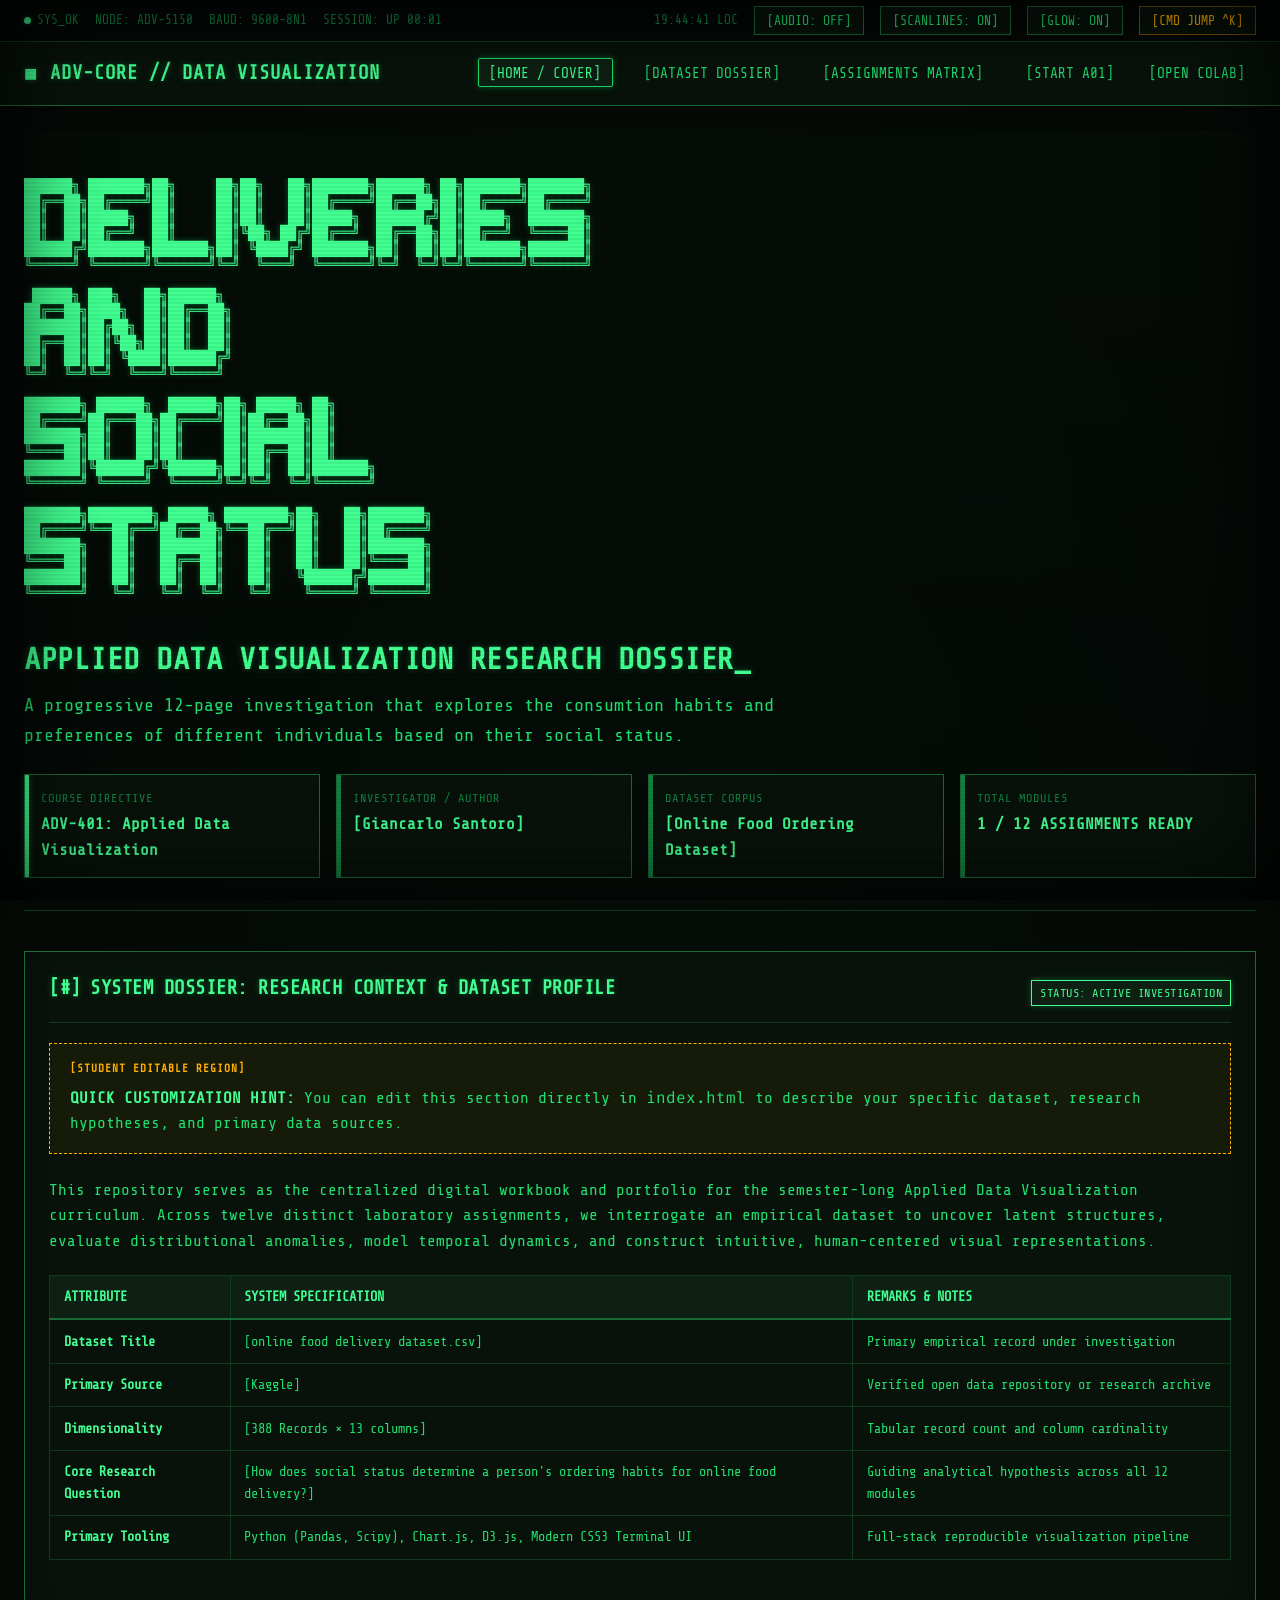
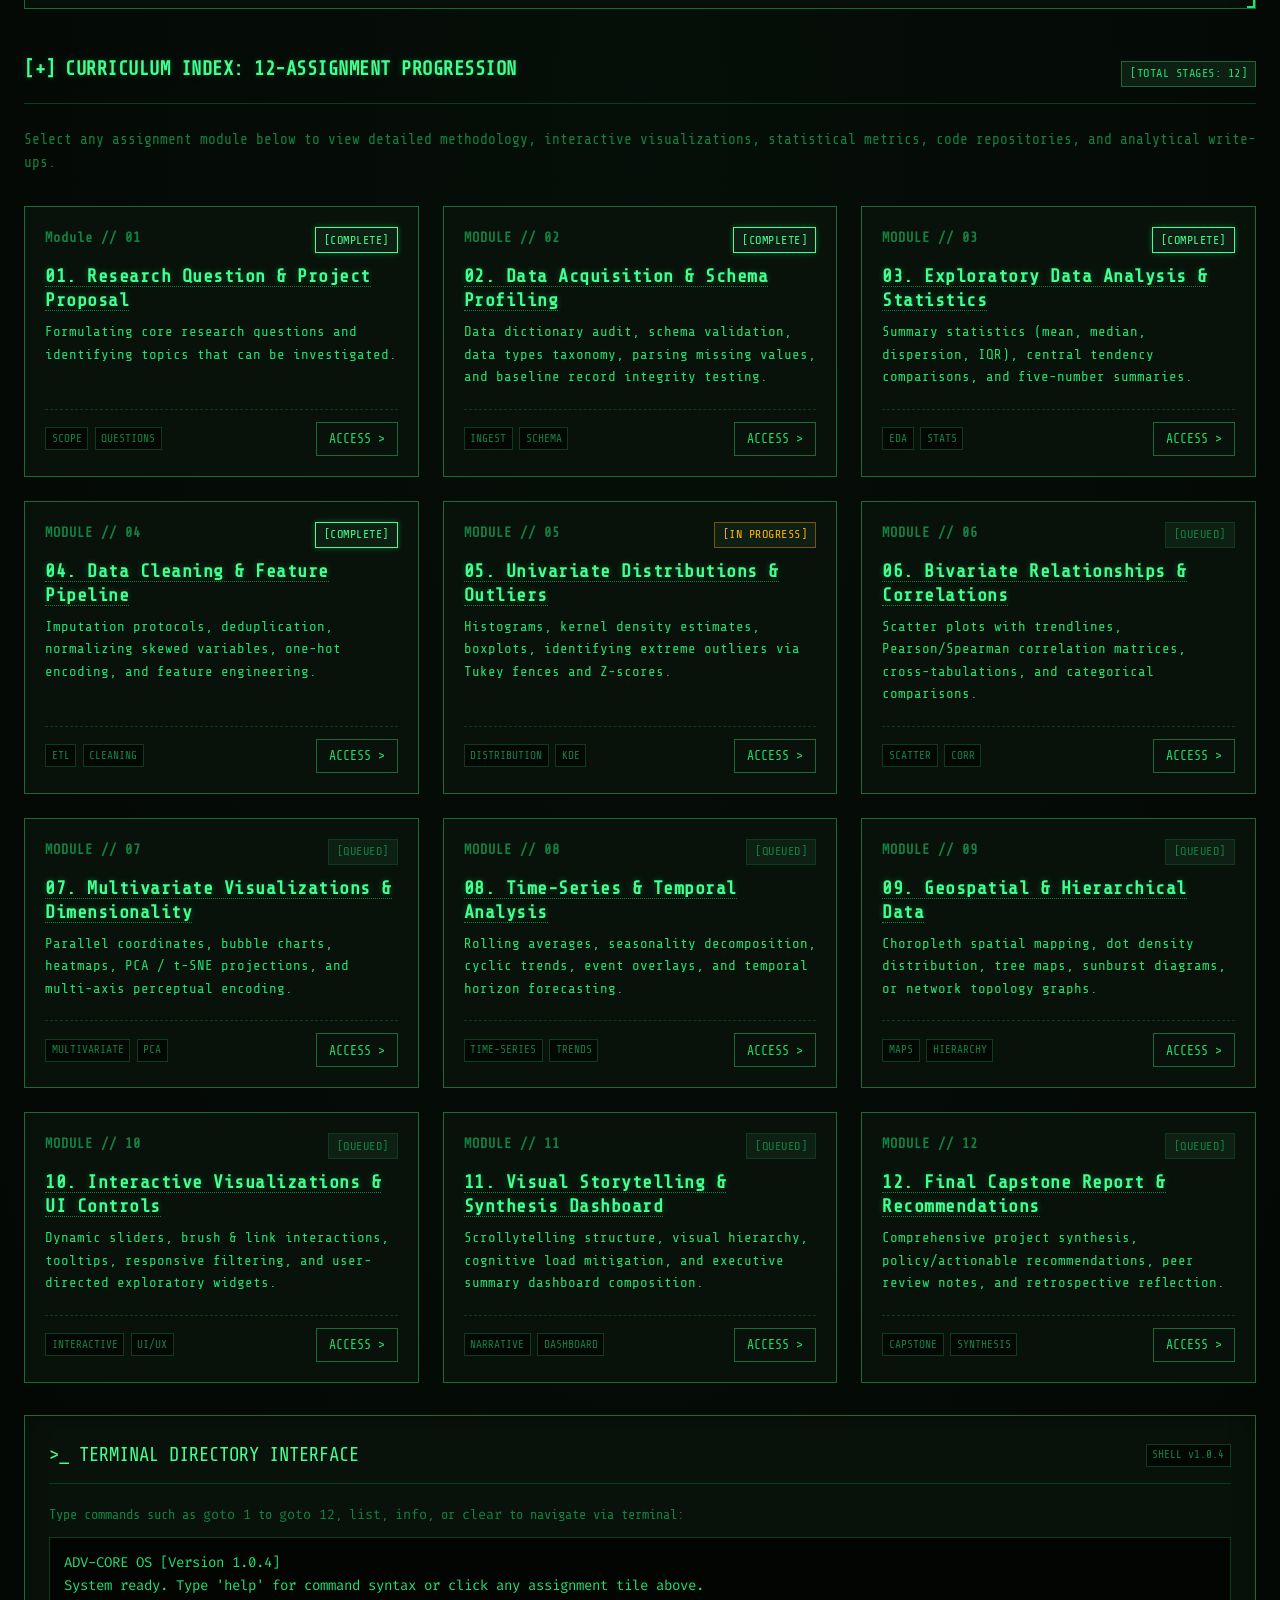
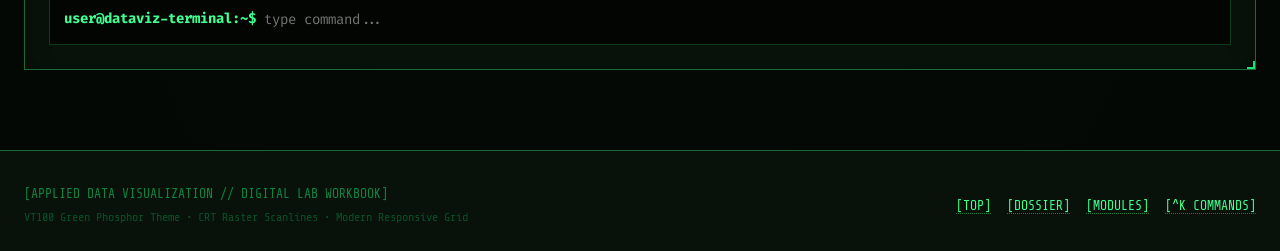
<file: index.html>
<!DOCTYPE html>
<html lang="en">
<head>
  <meta charset="UTF-8">
  <meta name="viewport" content="width=device-width, initial-scale=1.0">
  <title>Applied Data Visualization // Research Terminal</title>
  <link rel="stylesheet" href="assets/css/terminal.css">

  <style>
    /* Keep START A01 and OPEN COLAB together in the top-right navigation. */
    .navbar .nav-links {
      flex-wrap: wrap;
      justify-content: flex-end;
    }

    .navbar .nav-actions {
      display: flex;
      align-items: center;
      gap: 0.75rem;
      white-space: nowrap;
    }
  </style>
</head>

<body>
  <!-- CRT Screen Scanline & Vignette Overlay -->
  <div class="crt-overlay"></div>

  <!-- Terminal Header & Status Bar -->
  <header class="terminal-header">
    <div class="system-status-bar">
      <div class="status-group">
        <span class="status-indicator">
          <span class="status-dot"></span>SYS_OK
        </span>
        <span>NODE: ADV-5150</span>
        <span>BAUD: 9600-8N1</span>
        <span>SESSION: <span id="terminal-uptime">UP 00:00</span></span>
      </div>

      <div class="status-group">
        <span id="terminal-clock">00:00:00 LOC</span>

        <button
          type="button"
          class="term-btn"
          id="btn-toggle-audio"
          title="Toggle retro key audio"
        >[AUDIO: OFF]</button>

        <button
          type="button"
          class="term-btn"
          id="btn-toggle-scanlines"
          title="Toggle CRT scanline raster"
        >[SCANLINES: ON]</button>

        <button
          type="button"
          class="term-btn"
          id="btn-toggle-glow"
          title="Toggle phosphor text bloom"
        >[GLOW: ON]</button>

        <button
          type="button"
          class="term-btn amber"
          id="btn-open-cmd"
          title="Open Jump Menu"
        >[CMD JUMP ^K]</button>
      </div>
    </div>

    <nav class="navbar container">
      <a href="index.html" class="brand">
        <span class="brand-icon">■</span>
        <span>ADV-CORE // DATA VISUALIZATION</span>
      </a>

      <ul class="nav-links">
        <li>
          <a href="index.html" class="nav-link active">
            [HOME / COVER]
          </a>
        </li>

        <li>
          <a href="#dossier" class="nav-link">
            [DATASET DOSSIER]
          </a>
        </li>

        <li>
          <a href="#assignments" class="nav-link">
            [ASSIGNMENTS MATRIX]
          </a>
        </li>

        <!-- These links remain beside each other. -->
        <li class="nav-actions">
          <a href="assignments/assignment-01.html" class="nav-link">
            [START A01]
          </a>

          <a
            href="https://colab.research.google.com/drive/1OUE9hEtKH236xBkD8bYlPyzcfYiJ0mAI?usp=sharing"
            class="nav-link"
            target="_blank"
            rel="noopener noreferrer"
            title="Open the 19-model Python notebook in a new tab"
          >
            [OPEN COLAB]
          </a>
        </li>
      </ul>
    </nav>
  </header>

  <!-- Main Content Body -->
  <main
    class="container"
    style="flex: 1; padding-top: 1.5rem; padding-bottom: 3rem;"
  >

    <!-- Hero Section with ASCII Art -->
    <section class="hero-section">
      <pre class="ascii-banner">
██████╗ ███████╗██╗     ██╗██╗   ██╗███████╗██████╗ ██╗███████╗███████╗
██╔══██╗██╔════╝██║     ██║██║   ██║██╔════╝██╔══██╗██║██╔════╝██╔════╝
██║  ██║█████╗  ██║     ██║██║   ██║█████╗  ██████╔╝██║█████╗  ███████╗
██║  ██║██╔══╝  ██║     ██║╚██╗ ██╔╝██╔══╝  ██╔══██╗██║██╔══╝  ╚════██║
██████╔╝███████╗███████╗██║ ╚████╔╝ ███████╗██║  ██║██║███████╗███████║
╚═════╝ ╚══════╝╚══════╝╚═╝  ╚═══╝  ╚══════╝╚═╝  ╚═╝╚═╝╚══════╝╚══════╝

 █████╗ ███╗   ██╗██████╗
██╔══██╗████╗  ██║██╔══██╗
███████║██╔██╗ ██║██║  ██║
██╔══██║██║╚██╗██║██║  ██║
██║  ██║██║ ╚████║██████╔╝
╚═╝  ╚═╝╚═╝  ╚═══╝╚═════╝

███████╗ ██████╗  ██████╗██╗ █████╗ ██╗
██╔════╝██╔═══██╗██╔════╝██║██╔══██╗██║
███████╗██║   ██║██║     ██║███████║██║
╚════██║██║   ██║██║     ██║██╔══██║██║
███████║╚██████╔╝╚██████╗██║██║  ██║███████╗
╚══════╝ ╚═════╝  ╚═════╝╚═╝╚═╝  ╚═╝╚══════╝

███████╗████████╗ █████╗ ████████╗██╗   ██╗███████╗
██╔════╝╚══██╔══╝██╔══██╗╚══██╔══╝██║   ██║██╔════╝
███████╗   ██║   ███████║   ██║   ██║   ██║███████╗
╚════██║   ██║   ██╔══██║   ██║   ██║   ██║╚════██║
███████║   ██║   ██║  ██║   ██║   ╚██████╔╝███████║
╚══════╝   ╚═╝   ╚═╝  ╚═╝   ╚═╝    ╚═════╝ ╚══════╝
      </pre>

      <h1 style="margin-top: 0.5rem;">
        APPLIED DATA VISUALIZATION RESEARCH DOSSIER<span class="cursor-blink">_</span>
      </h1>

      <p class="hero-subtitle">
        A progressive 12-page investigation that explores the consumtion
        habits and preferences of different individuals based on their
        social status.
      </p>

      <!-- Project Metadata Grid -->
      <div class="hero-meta-panel">
        <div class="meta-box highlight">
          <div class="meta-label">COURSE DIRECTIVE</div>
          <div class="meta-value">
            ADV-401: Applied Data Visualization
          </div>
        </div>

        <div class="meta-box">
          <div class="meta-label">INVESTIGATOR / AUTHOR</div>
          <div class="meta-value">[Giancarlo Santoro]</div>
        </div>

        <div class="meta-box">
          <div class="meta-label">DATASET CORPUS</div>
          <div class="meta-value">[Online Food Ordering Dataset]</div>
        </div>

        <div class="meta-box">
          <div class="meta-label">TOTAL MODULES</div>
          <div class="meta-value">1 / 12 ASSIGNMENTS READY</div>
        </div>
      </div>
    </section>

    <!-- Dataset Dossier & Research Scope Card -->
    <section id="dossier" style="margin-top: 2.5rem;">
      <div class="terminal-card">
        <div class="card-header">
          <h2 class="card-title">
            <span>[#]</span>
            <span>
              SYSTEM DOSSIER: RESEARCH CONTEXT &amp; DATASET PROFILE
            </span>
          </h2>
          <span class="card-badge complete">
            STATUS: ACTIVE INVESTIGATION
          </span>
        </div>

        <div class="edit-prompt-callout">
          <strong>QUICK CUSTOMIZATION HINT:</strong>
          You can edit this section directly in <code>index.html</code>
          to describe your specific dataset, research hypotheses,
          and primary data sources.
        </div>

        <p>
          This repository serves as the centralized digital workbook
          and portfolio for the semester-long Applied Data Visualization
          curriculum. Across twelve distinct laboratory assignments,
          we interrogate an empirical dataset to uncover latent
          structures, evaluate distributional anomalies, model temporal
          dynamics, and construct intuitive, human-centered visual
          representations.
        </p>

        <div class="table-responsive" style="margin-top: 1.25rem;">
          <table class="terminal-table">
            <thead>
              <tr>
                <th>ATTRIBUTE</th>
                <th>SYSTEM SPECIFICATION</th>
                <th>REMARKS &amp; NOTES</th>
              </tr>
            </thead>

            <tbody>
              <tr>
                <td><strong>Dataset Title</strong></td>
                <td>[online food delivery dataset.csv]</td>
                <td>Primary empirical record under investigation</td>
              </tr>

              <tr>
                <td><strong>Primary Source</strong></td>
                <td>[Kaggle]</td>
                <td>Verified open data repository or research archive</td>
              </tr>

              <tr>
                <td><strong>Dimensionality</strong></td>
                <td>[388 Records × 13 columns]</td>
                <td>Tabular record count and column cardinality</td>
              </tr>

              <tr>
                <td><strong>Core Research Question</strong></td>
                <td>
                  [How does social status determine a person's ordering
                  habits for online food delivery?]
                </td>
                <td>
                  Guiding analytical hypothesis across all 12 modules
                </td>
              </tr>

              <tr>
                <td><strong>Primary Tooling</strong></td>
                <td>
                  Python (Pandas, Scipy), Chart.js, D3.js,
                  Modern CSS3 Terminal UI
                </td>
                <td>Full-stack reproducible visualization pipeline</td>
              </tr>
            </tbody>
          </table>
        </div>
      </div>
    </section>

    <!-- 12-Assignment Terminal Index Grid -->
    <section id="assignments" style="margin-top: 3rem;">
      <div class="card-header" style="margin-bottom: 1.5rem;">
        <h2 class="card-title">
          <span>[+]</span>
          <span>CURRICULUM INDEX: 12-ASSIGNMENT PROGRESSION</span>
        </h2>
        <span class="card-badge">[TOTAL STAGES: 12]</span>
      </div>

      <p
        style="color: var(--text-muted); font-size: 0.9rem; margin-bottom: 1.5rem;"
      >
        Select any assignment module below to view detailed methodology,
        interactive visualizations, statistical metrics, code repositories,
        and analytical write-ups.
      </p>

      <div class="assignment-grid">

        <!-- Assignment 01 -->
        <article class="assignment-tile">
          <div class="tile-top">
            <span class="tile-index">Module // 01</span>
            <span class="card-badge complete">[COMPLETE]</span>
          </div>

          <h3 class="tile-title">
            <a href="assignments/assignment-01.html">
              01. Research Question &amp; Project Proposal
            </a>
          </h3>

          <p class="tile-desc">
            Formulating core research questions and identifying topics
            that can be investigated.
          </p>

          <div class="tile-footer">
            <div class="tile-tags">
              <span class="tag">SCOPE</span>
              <span class="tag">QUESTIONS</span>
            </div>
            <a href="assignments/assignment-01.html" class="term-btn">
              ACCESS &gt;
            </a>
          </div>
        </article>

        <!-- Assignment 02 -->
        <article class="assignment-tile">
          <div class="tile-top">
            <span class="tile-index">MODULE // 02</span>
            <span class="card-badge complete">[COMPLETE]</span>
          </div>

          <h3 class="tile-title">
            <a href="assignments/assignment-02.html">
              02. Data Acquisition &amp; Schema Profiling
            </a>
          </h3>

          <p class="tile-desc">
            Data dictionary audit, schema validation, data types taxonomy,
            parsing missing values, and baseline record integrity testing.
          </p>

          <div class="tile-footer">
            <div class="tile-tags">
              <span class="tag">INGEST</span>
              <span class="tag">SCHEMA</span>
            </div>
            <a href="assignments/assignment-02.html" class="term-btn">
              ACCESS &gt;
            </a>
          </div>
        </article>

        <!-- Assignment 03 -->
        <article class="assignment-tile">
          <div class="tile-top">
            <span class="tile-index">MODULE // 03</span>
            <span class="card-badge complete">[COMPLETE]</span>
          </div>

          <h3 class="tile-title">
            <a href="assignments/assignment-03.html">
              03. Exploratory Data Analysis &amp; Statistics
            </a>
          </h3>

          <p class="tile-desc">
            Summary statistics (mean, median, dispersion, IQR),
            central tendency comparisons, and five-number summaries.
          </p>

          <div class="tile-footer">
            <div class="tile-tags">
              <span class="tag">EDA</span>
              <span class="tag">STATS</span>
            </div>
            <a href="assignments/assignment-03.html" class="term-btn">
              ACCESS &gt;
            </a>
          </div>
        </article>

        <!-- Assignment 04 -->
        <article class="assignment-tile">
          <div class="tile-top">
            <span class="tile-index">MODULE // 04</span>
            <span class="card-badge complete">[COMPLETE]</span>
          </div>

          <h3 class="tile-title">
            <a href="assignments/assignment-04.html">
              04. Data Cleaning &amp; Feature Pipeline
            </a>
          </h3>

          <p class="tile-desc">
            Imputation protocols, deduplication, normalizing skewed
            variables, one-hot encoding, and feature engineering.
          </p>

          <div class="tile-footer">
            <div class="tile-tags">
              <span class="tag">ETL</span>
              <span class="tag">CLEANING</span>
            </div>
            <a href="assignments/assignment-04.html" class="term-btn">
              ACCESS &gt;
            </a>
          </div>
        </article>

        <!-- Assignment 05 -->
        <article class="assignment-tile">
          <div class="tile-top">
            <span class="tile-index">MODULE // 05</span>
            <span class="card-badge wip">[IN PROGRESS]</span>
          </div>

          <h3 class="tile-title">
            <a href="assignments/assignment-05.html">
              05. Univariate Distributions &amp; Outliers
            </a>
          </h3>

          <p class="tile-desc">
            Histograms, kernel density estimates, boxplots, identifying
            extreme outliers via Tukey fences and Z-scores.
          </p>

          <div class="tile-footer">
            <div class="tile-tags">
              <span class="tag">DISTRIBUTION</span>
              <span class="tag">KDE</span>
            </div>
            <a href="assignments/assignment-05.html" class="term-btn">
              ACCESS &gt;
            </a>
          </div>
        </article>

        <!-- Assignment 06 -->
        <article class="assignment-tile">
          <div class="tile-top">
            <span class="tile-index">MODULE // 06</span>
            <span class="card-badge pending">[QUEUED]</span>
          </div>

          <h3 class="tile-title">
            <a href="assignments/assignment-06.html">
              06. Bivariate Relationships &amp; Correlations
            </a>
          </h3>

          <p class="tile-desc">
            Scatter plots with trendlines, Pearson/Spearman correlation
            matrices, cross-tabulations, and categorical comparisons.
          </p>

          <div class="tile-footer">
            <div class="tile-tags">
              <span class="tag">SCATTER</span>
              <span class="tag">CORR</span>
            </div>
            <a href="assignments/assignment-06.html" class="term-btn">
              ACCESS &gt;
            </a>
          </div>
        </article>

        <!-- Assignment 07 -->
        <article class="assignment-tile">
          <div class="tile-top">
            <span class="tile-index">MODULE // 07</span>
            <span class="card-badge pending">[QUEUED]</span>
          </div>

          <h3 class="tile-title">
            <a href="assignments/assignment-07.html">
              07. Multivariate Visualizations &amp; Dimensionality
            </a>
          </h3>

          <p class="tile-desc">
            Parallel coordinates, bubble charts, heatmaps, PCA / t-SNE
            projections, and multi-axis perceptual encoding.
          </p>

          <div class="tile-footer">
            <div class="tile-tags">
              <span class="tag">MULTIVARIATE</span>
              <span class="tag">PCA</span>
            </div>
            <a href="assignments/assignment-07.html" class="term-btn">
              ACCESS &gt;
            </a>
          </div>
        </article>

        <!-- Assignment 08 -->
        <article class="assignment-tile">
          <div class="tile-top">
            <span class="tile-index">MODULE // 08</span>
            <span class="card-badge pending">[QUEUED]</span>
          </div>

          <h3 class="tile-title">
            <a href="assignments/assignment-08.html">
              08. Time-Series &amp; Temporal Analysis
            </a>
          </h3>

          <p class="tile-desc">
            Rolling averages, seasonality decomposition, cyclic trends,
            event overlays, and temporal horizon forecasting.
          </p>

          <div class="tile-footer">
            <div class="tile-tags">
              <span class="tag">TIME-SERIES</span>
              <span class="tag">TRENDS</span>
            </div>
            <a href="assignments/assignment-08.html" class="term-btn">
              ACCESS &gt;
            </a>
          </div>
        </article>

        <!-- Assignment 09 -->
        <article class="assignment-tile">
          <div class="tile-top">
            <span class="tile-index">MODULE // 09</span>
            <span class="card-badge pending">[QUEUED]</span>
          </div>

          <h3 class="tile-title">
            <a href="assignments/assignment-09.html">
              09. Geospatial &amp; Hierarchical Data
            </a>
          </h3>

          <p class="tile-desc">
            Choropleth spatial mapping, dot density distribution,
            tree maps, sunburst diagrams, or network topology graphs.
          </p>

          <div class="tile-footer">
            <div class="tile-tags">
              <span class="tag">MAPS</span>
              <span class="tag">HIERARCHY</span>
            </div>
            <a href="assignments/assignment-09.html" class="term-btn">
              ACCESS &gt;
            </a>
          </div>
        </article>

        <!-- Assignment 10 -->
        <article class="assignment-tile">
          <div class="tile-top">
            <span class="tile-index">MODULE // 10</span>
            <span class="card-badge pending">[QUEUED]</span>
          </div>

          <h3 class="tile-title">
            <a href="assignments/assignment-10.html">
              10. Interactive Visualizations &amp; UI Controls
            </a>
          </h3>

          <p class="tile-desc">
            Dynamic sliders, brush &amp; link interactions, tooltips,
            responsive filtering, and user-directed exploratory widgets.
          </p>

          <div class="tile-footer">
            <div class="tile-tags">
              <span class="tag">INTERACTIVE</span>
              <span class="tag">UI/UX</span>
            </div>
            <a href="assignments/assignment-10.html" class="term-btn">
              ACCESS &gt;
            </a>
          </div>
        </article>

        <!-- Assignment 11 -->
        <article class="assignment-tile">
          <div class="tile-top">
            <span class="tile-index">MODULE // 11</span>
            <span class="card-badge pending">[QUEUED]</span>
          </div>

          <h3 class="tile-title">
            <a href="assignments/assignment-11.html">
              11. Visual Storytelling &amp; Synthesis Dashboard
            </a>
          </h3>

          <p class="tile-desc">
            Scrollytelling structure, visual hierarchy, cognitive load
            mitigation, and executive summary dashboard composition.
          </p>

          <div class="tile-footer">
            <div class="tile-tags">
              <span class="tag">NARRATIVE</span>
              <span class="tag">DASHBOARD</span>
            </div>
            <a href="assignments/assignment-11.html" class="term-btn">
              ACCESS &gt;
            </a>
          </div>
        </article>

        <!-- Assignment 12 -->
        <article class="assignment-tile">
          <div class="tile-top">
            <span class="tile-index">MODULE // 12</span>
            <span class="card-badge pending">[QUEUED]</span>
          </div>

          <h3 class="tile-title">
            <a href="assignments/assignment-12.html">
              12. Final Capstone Report &amp; Recommendations
            </a>
          </h3>

          <p class="tile-desc">
            Comprehensive project synthesis, policy/actionable
            recommendations, peer review notes, and retrospective
            reflection.
          </p>

          <div class="tile-footer">
            <div class="tile-tags">
              <span class="tag">CAPSTONE</span>
              <span class="tag">SYNTHESIS</span>
            </div>
            <a href="assignments/assignment-12.html" class="term-btn">
              ACCESS &gt;
            </a>
          </div>
        </article>

      </div>
    </section>

    <!-- Embedded Interactive CLI Console Simulation -->
    <section style="margin-top: 2rem;">
      <div class="terminal-card">
        <div class="card-header">
          <span class="card-title">
            <span>&gt;_</span> TERMINAL DIRECTORY INTERFACE
          </span>
          <span class="tag">SHELL v1.0.4</span>
        </div>

        <p
          style="font-size: 0.85rem; color: var(--text-muted); margin-bottom: 0.75rem;"
        >
          Type commands such as <code>goto 1</code> to
          <code>goto 12</code>, <code>list</code>, <code>info</code>,
          or <code>clear</code> to navigate via terminal:
        </p>

        <div
          style="background: #020502; border: 1px solid var(--border-dim); padding: 0.85rem; font-family: var(--font-code); font-size: 0.88rem;"
        >
          <div
            id="cli-output"
            style="color: var(--text-main); margin-bottom: 0.5rem; min-height: 48px; max-height: 120px; overflow-y: auto;"
          >
            ADV-CORE OS [Version 1.0.4]<br>
            System ready. Type 'help' for command syntax or click any
            assignment tile above.
          </div>

          <div style="display: flex; align-items: center; gap: 0.5rem;">
            <span style="color: var(--text-bright); font-weight: bold;">
              user@dataviz-terminal:~$
            </span>

            <input
              type="text"
              id="cli-input"
              style="flex: 1; background: transparent; border: none; outline: none; color: var(--text-bright); font-family: var(--font-code); font-size: 0.88rem;"
              placeholder="type command..."
            />
          </div>
        </div>
      </div>
    </section>

  </main>

  <!-- Terminal Footer -->
  <footer class="terminal-footer">
    <div class="container footer-content">
      <div>
        <span>
          [APPLIED DATA VISUALIZATION // DIGITAL LAB WORKBOOK]
        </span>

        <div
          style="font-size: 0.75rem; color: var(--text-dim); margin-top: 0.25rem;"
        >
          VT100 Green Phosphor Theme • CRT Raster Scanlines •
          Modern Responsive Grid
        </div>
      </div>

      <ul class="footer-links">
        <li><a href="index.html">[TOP]</a></li>
        <li><a href="#dossier">[DOSSIER]</a></li>
        <li><a href="#assignments">[MODULES]</a></li>
        <li>
          <a
            href="javascript:void(0)"
            onclick="RetroTerminal.openCommandPalette()"
          >
            [^K COMMANDS]
          </a>
        </li>
      </ul>
    </div>
  </footer>

  <!-- Scripts -->
  <script src="assets/js/terminal.js"></script>

  <script>
    // Embedded mini-CLI logic for the home terminal widget.
    document.addEventListener('DOMContentLoaded', () => {
      const cliInput = document.getElementById('cli-input');
      const cliOutput = document.getElementById('cli-output');

      if (!cliInput || !cliOutput) return;

      cliInput.addEventListener('keydown', (e) => {
        if (e.key === 'Enter') {
          const val = cliInput.value.trim();
          cliInput.value = '';

          if (!val) return;

          const line = document.createElement('div');
          line.innerHTML =
            `<span style="color: var(--text-muted);">&gt; ${val}</span>`;

          cliOutput.appendChild(line);

          const parts = val.toLowerCase().split(' ');
          const cmd = parts[0];
          const arg = parts[1];

          let reply = '';

          if (cmd === 'help') {
            reply =
              'Available commands: list, goto &lt;1-12&gt;, info, clear, audio, scanlines';
          } else if (cmd === 'list') {
            reply =
              'Assignments: A01 through A12 are available in the matrix above.';
          } else if (cmd === 'clear') {
            cliOutput.innerHTML = '';
            return;
          } else if (cmd === 'goto' || cmd === 'open') {
            const num = parseInt(arg, 10);

            if (num >= 1 && num <= 12) {
              const pad = String(num).padStart(2, '0');

              reply = `Navigating to Assignment ${pad}...`;

              setTimeout(() => {
                window.location.href =
                  `assignments/assignment-${pad}.html`;
              }, 400);
            } else {
              reply =
                'Error: Specify a valid assignment number between 1 and 12.';
            }
          } else if (cmd === 'info') {
            reply =
              'Applied Data Visualization Research Platform // 12 Milestone Units.';
          } else {
            reply =
              `Command not recognized: "${cmd}". Type 'help' for options.`;
          }

          const respDiv = document.createElement('div');
          respDiv.style.color = 'var(--text-bright)';
          respDiv.innerHTML = reply;

          cliOutput.appendChild(respDiv);
          cliOutput.scrollTop = cliOutput.scrollHeight;
        }
      });
    });
  </script>
</body>
</html>
</file>
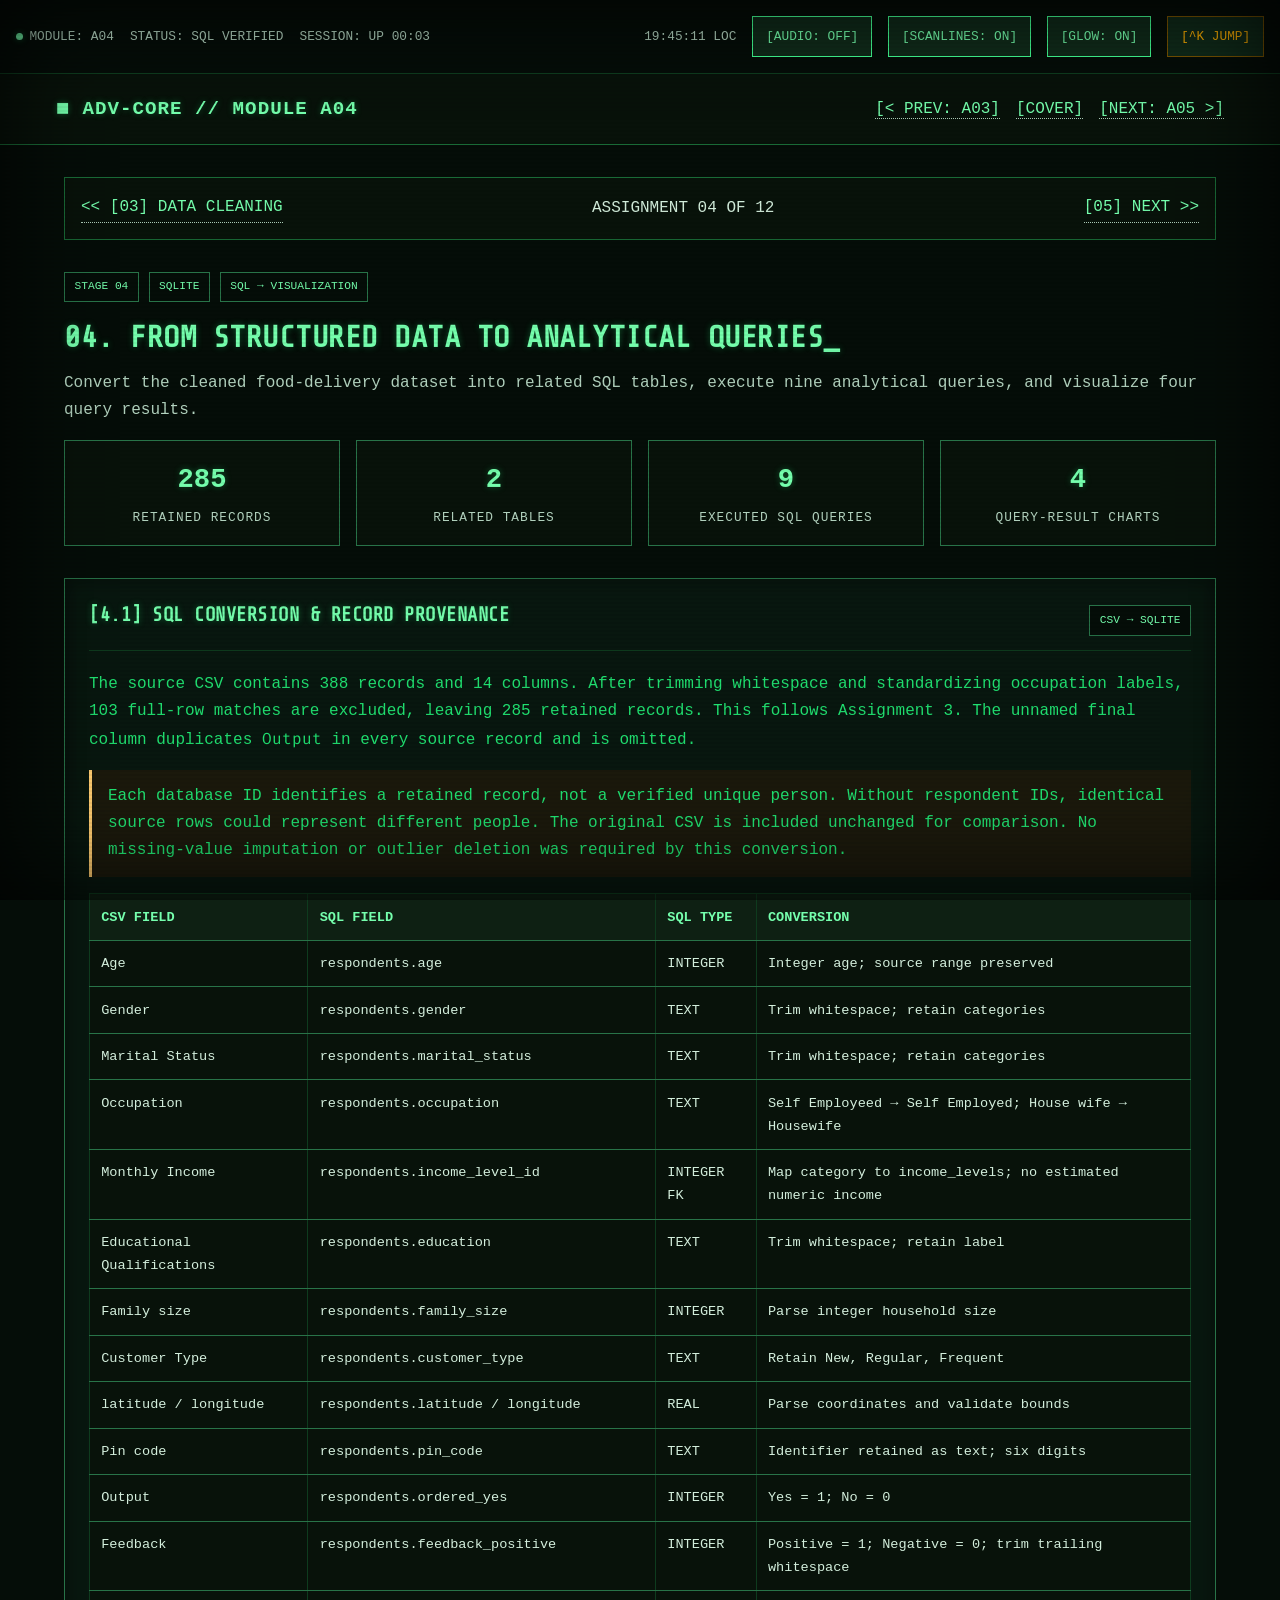
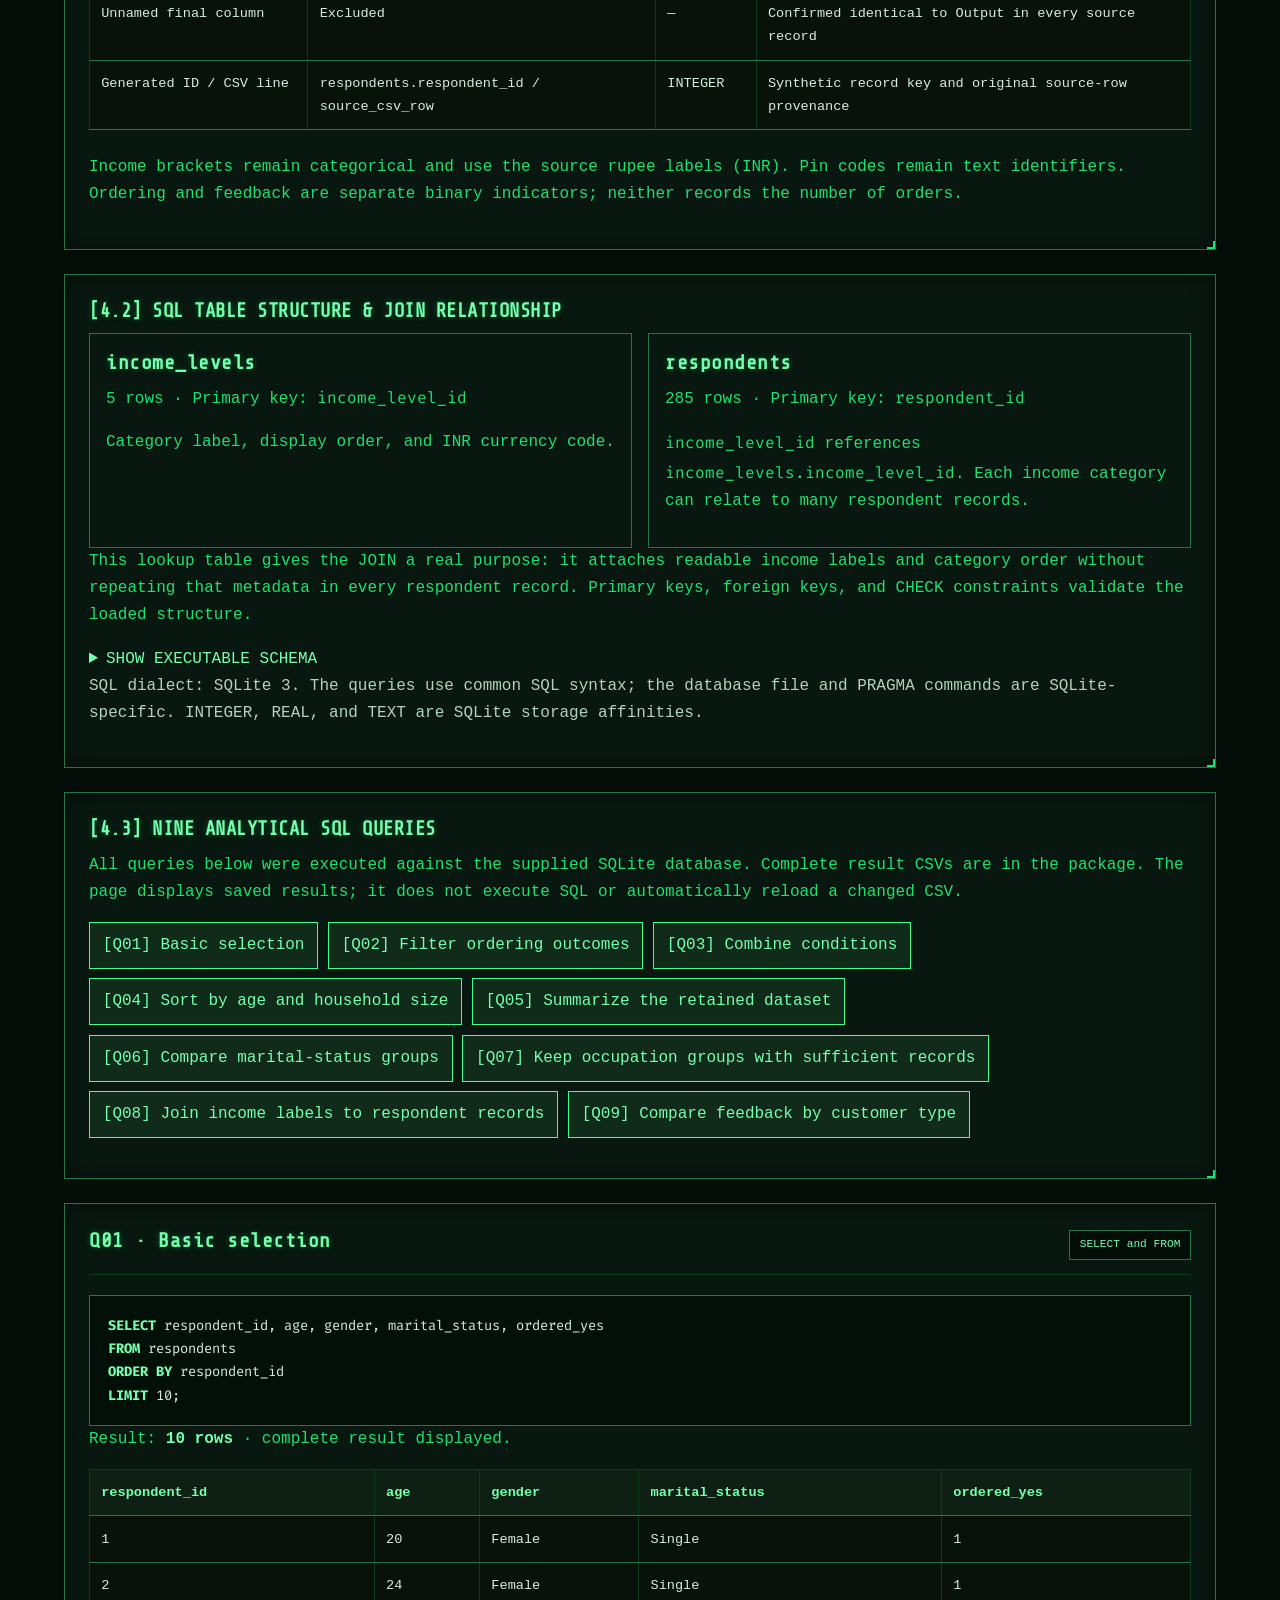
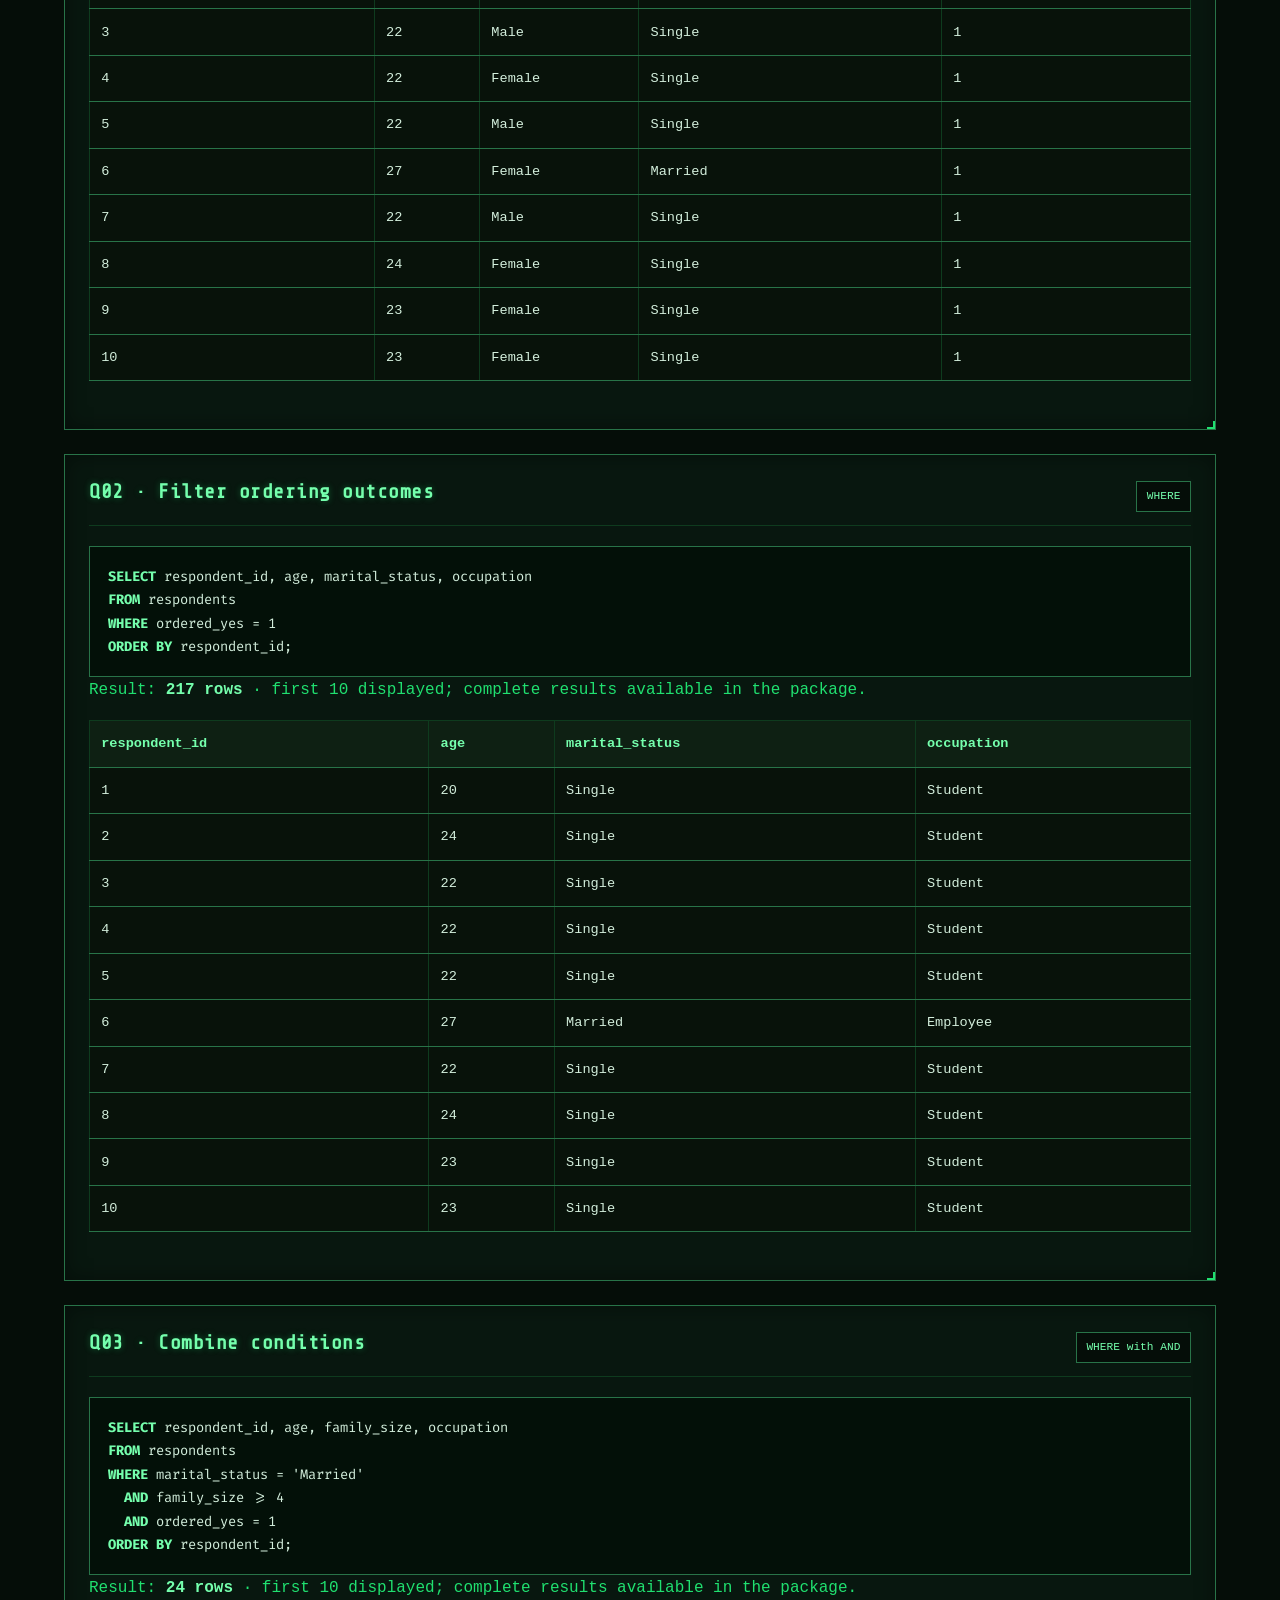
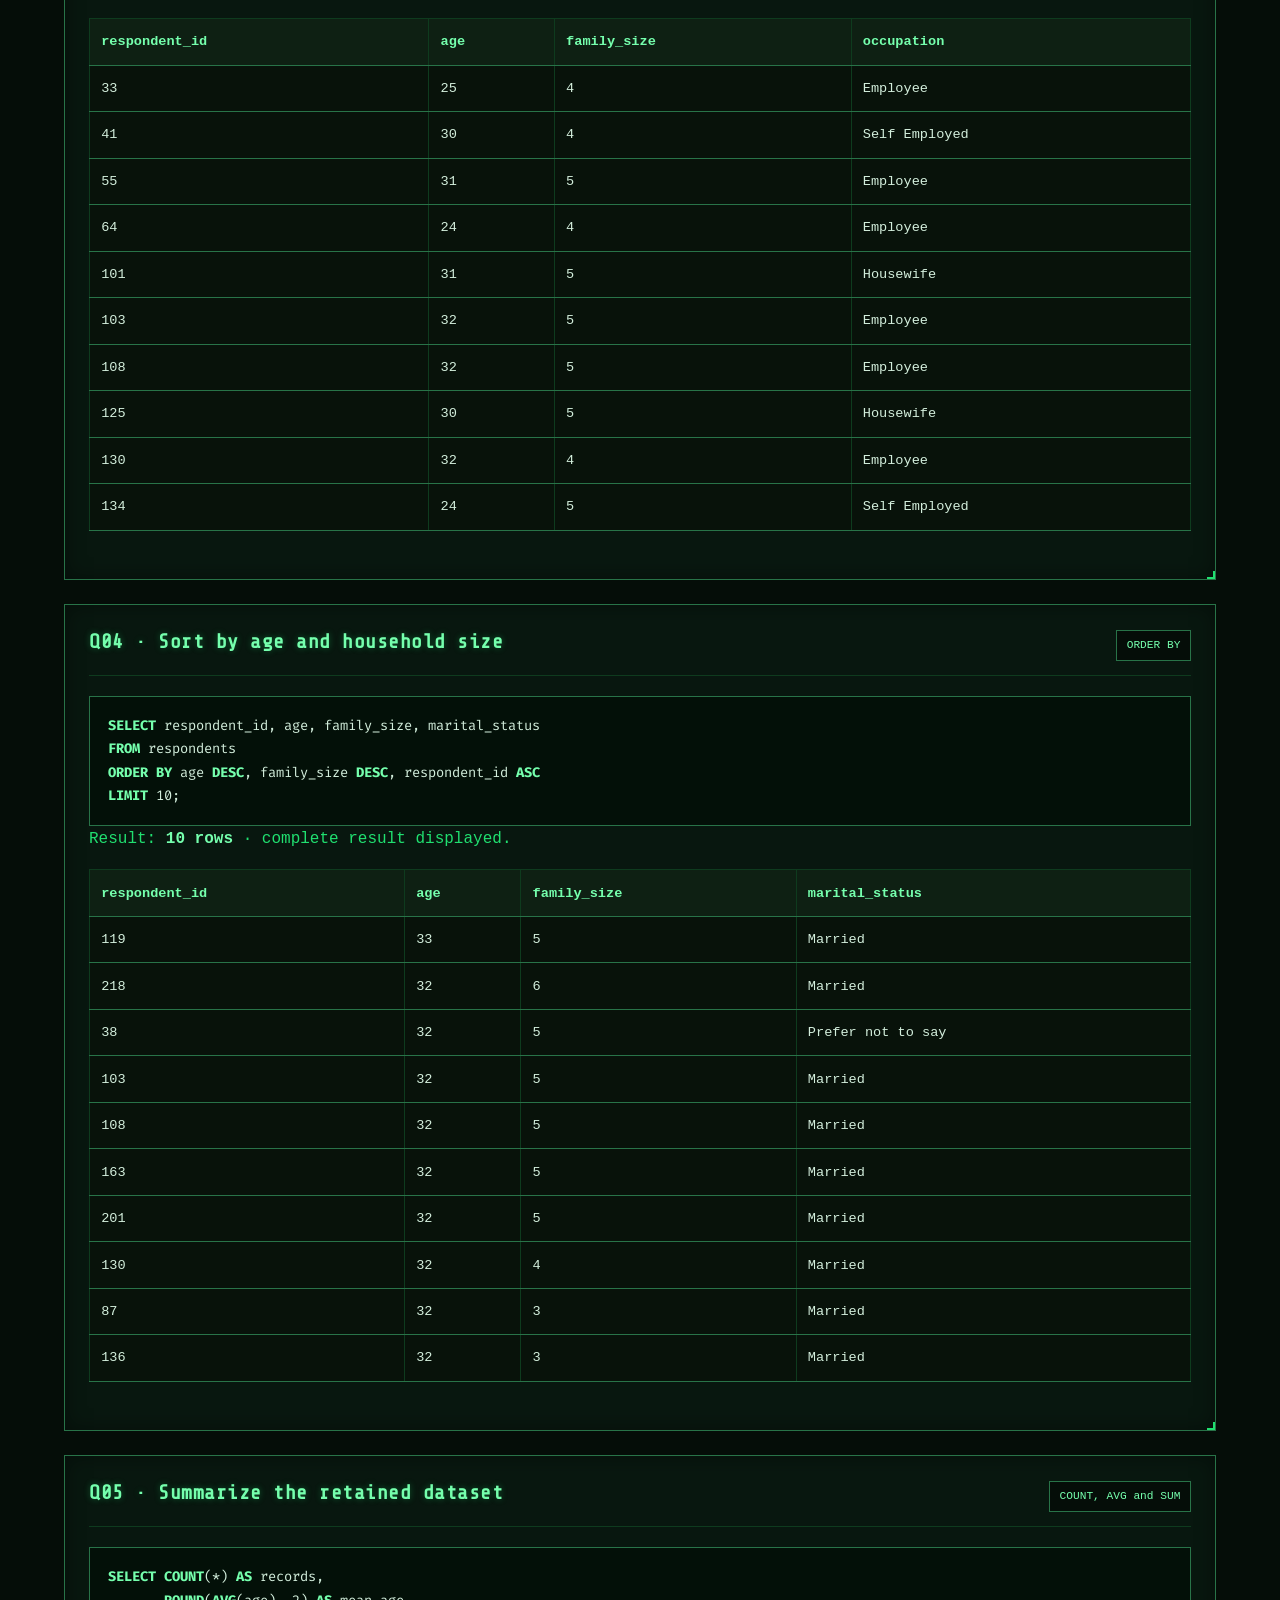
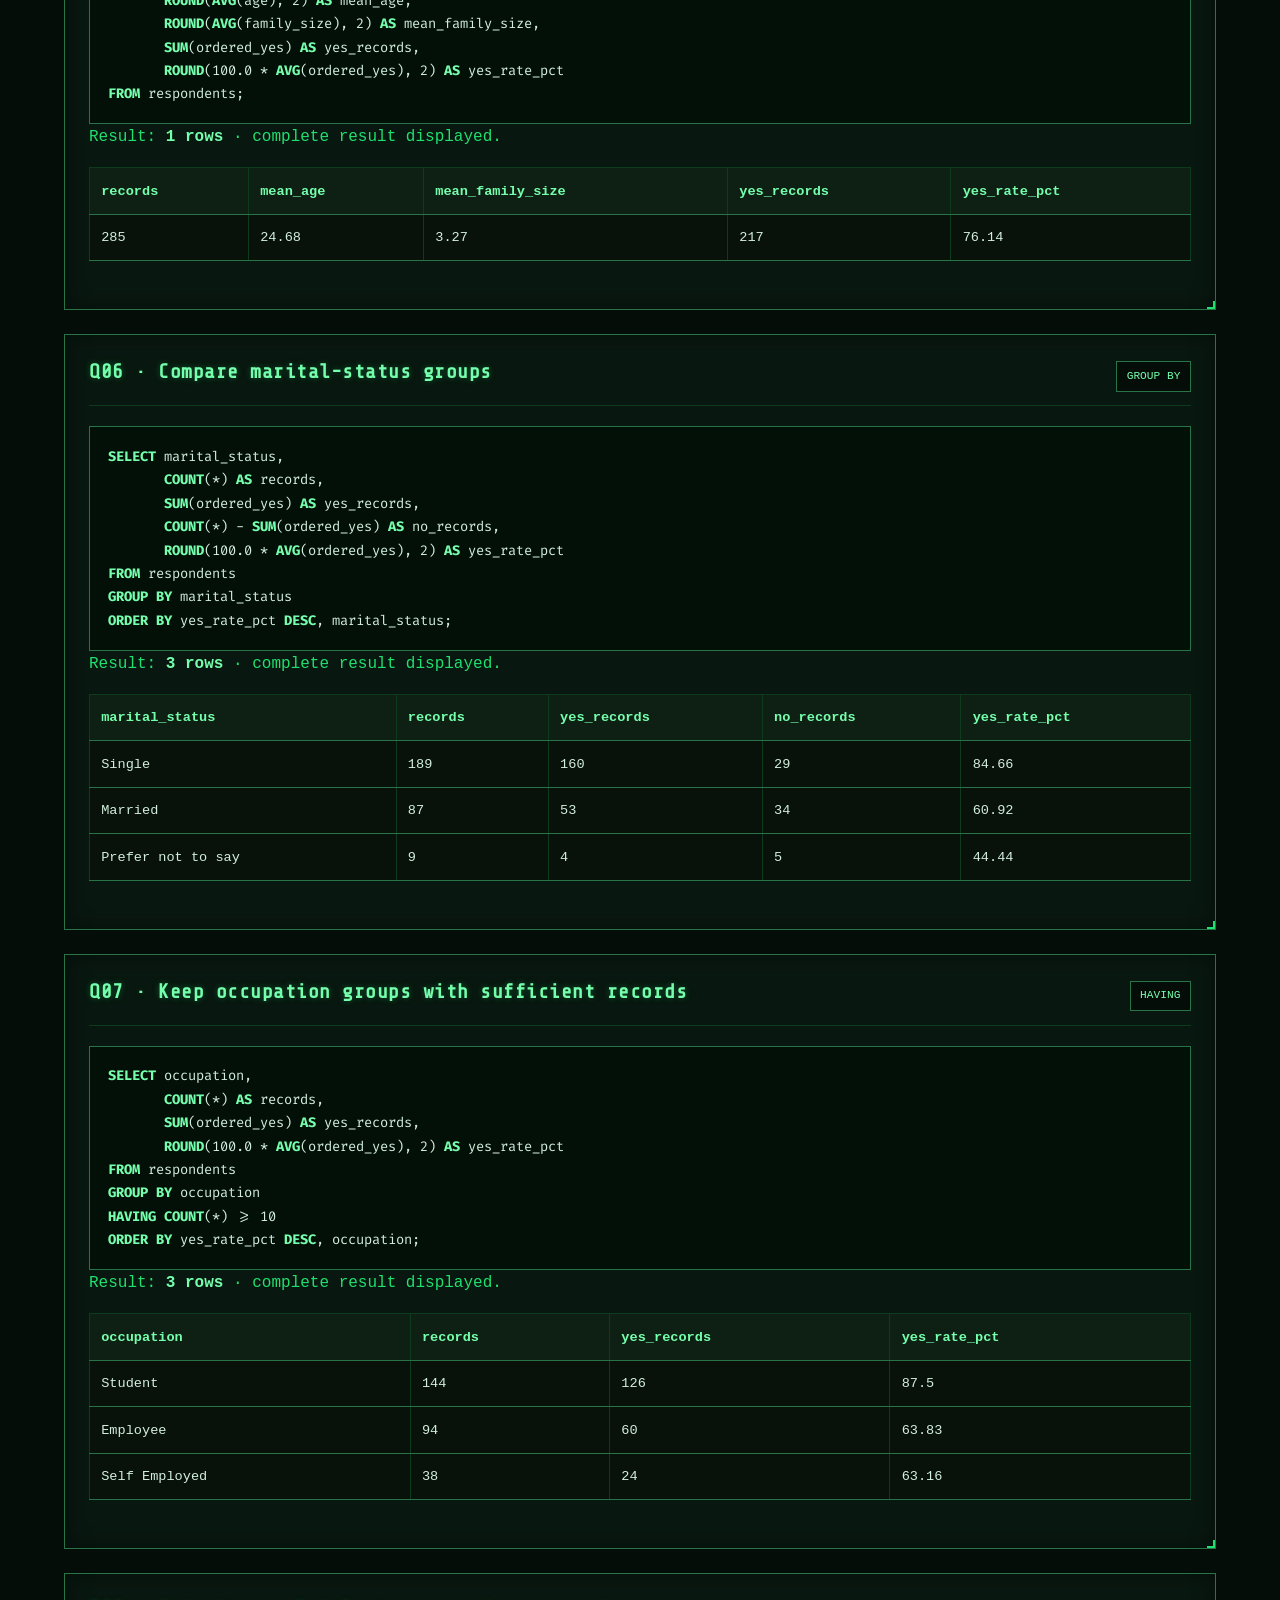
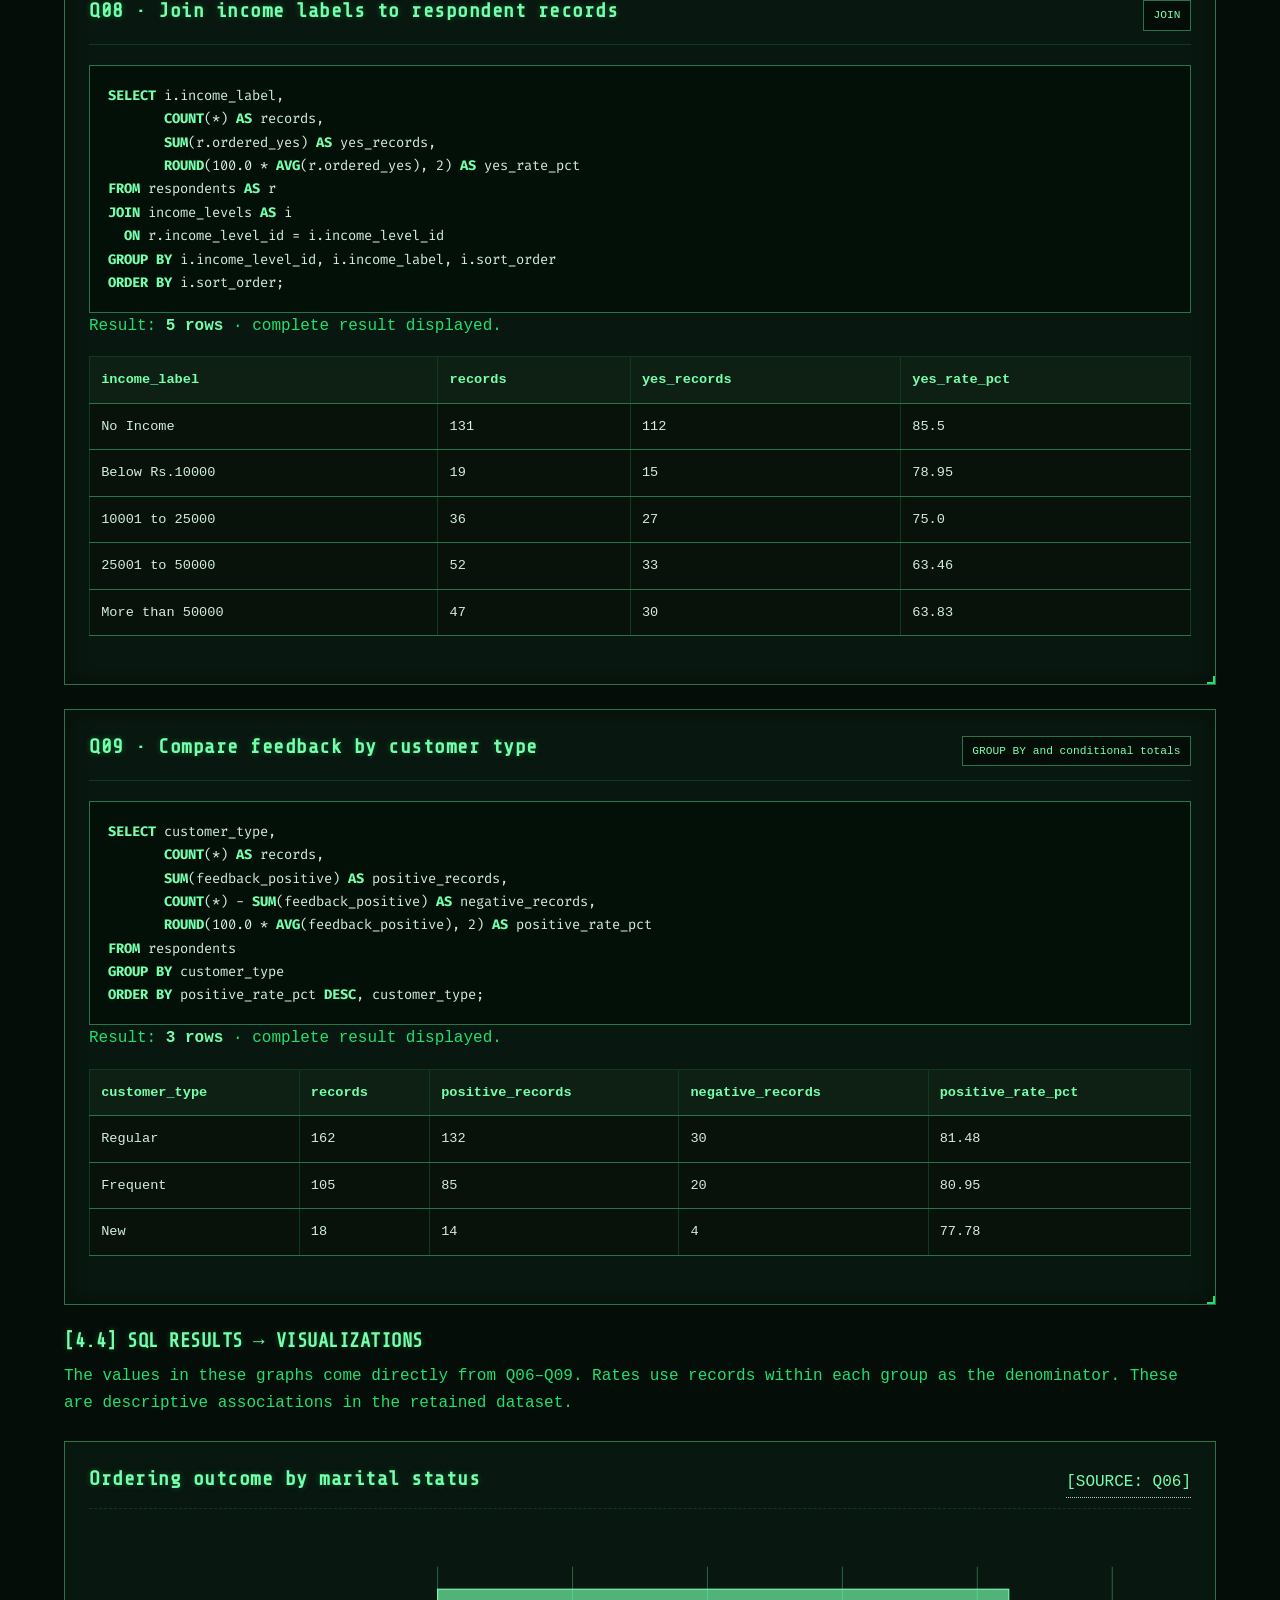
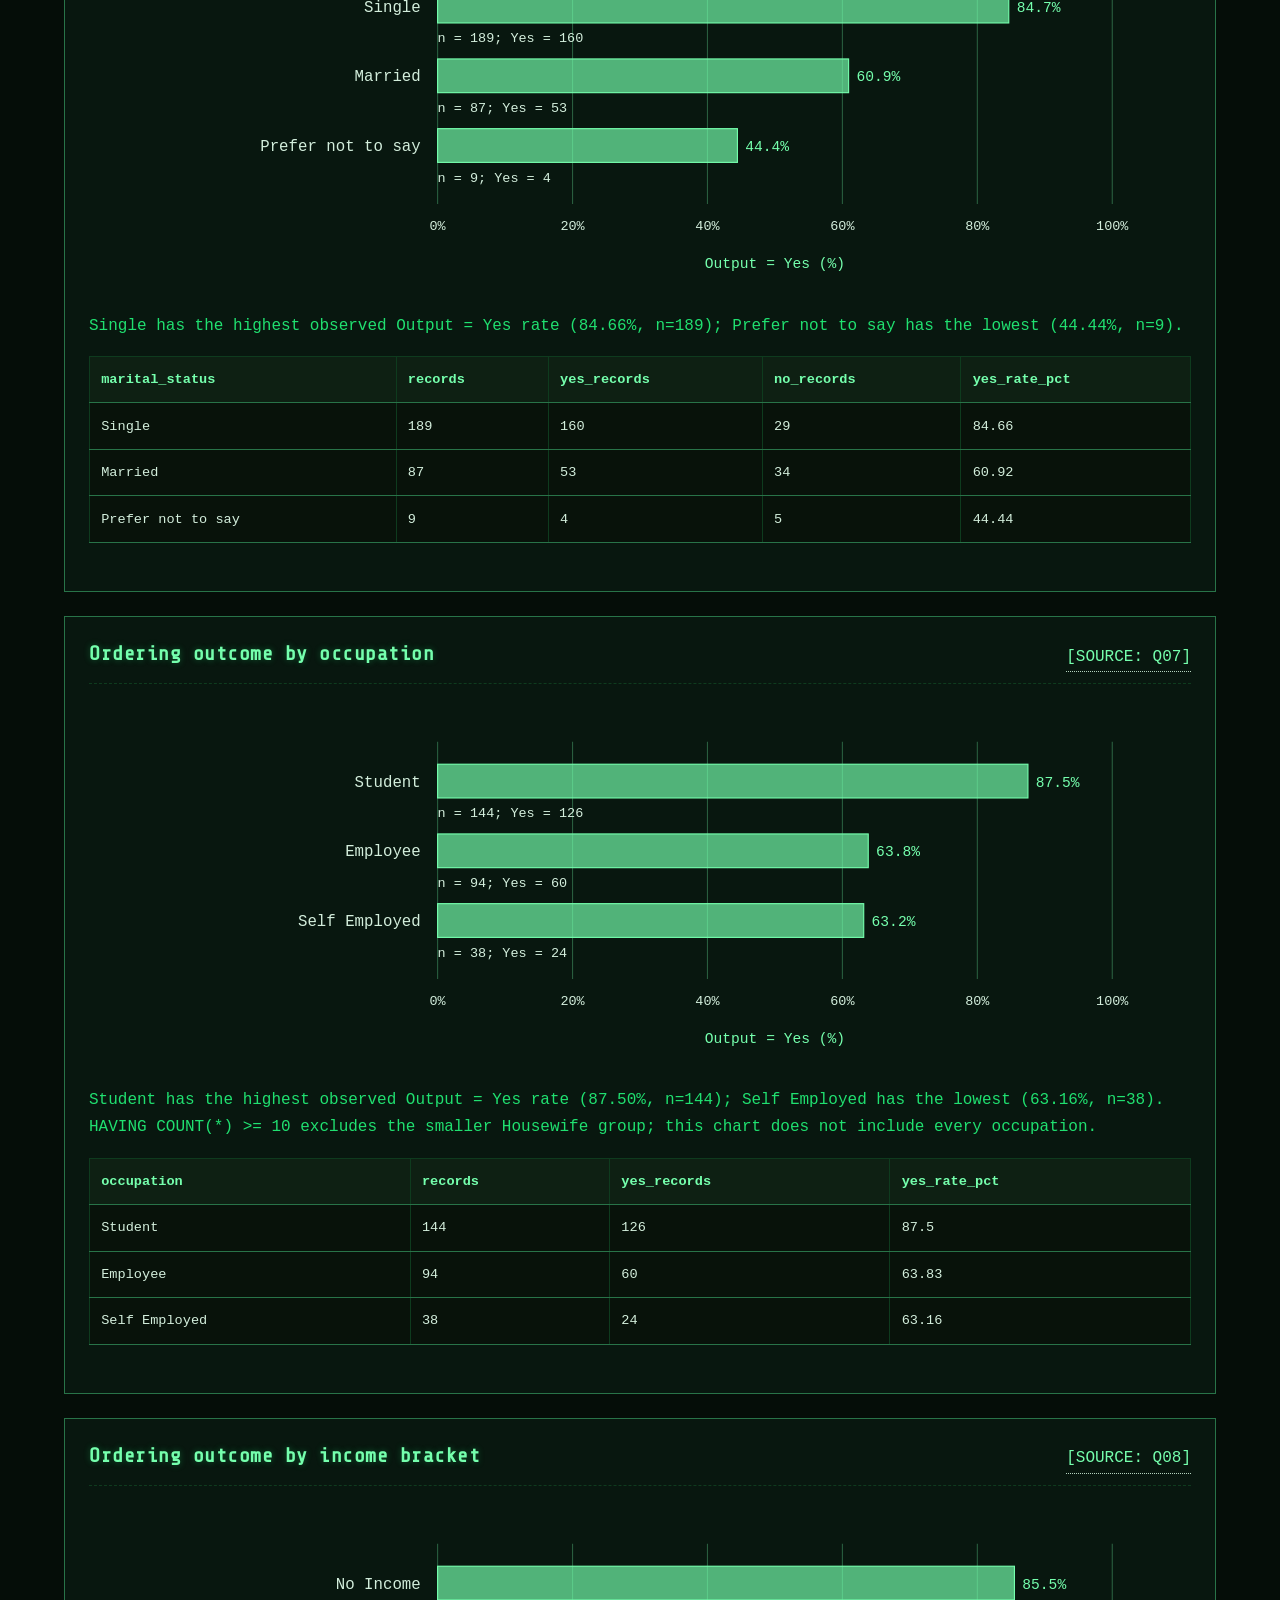
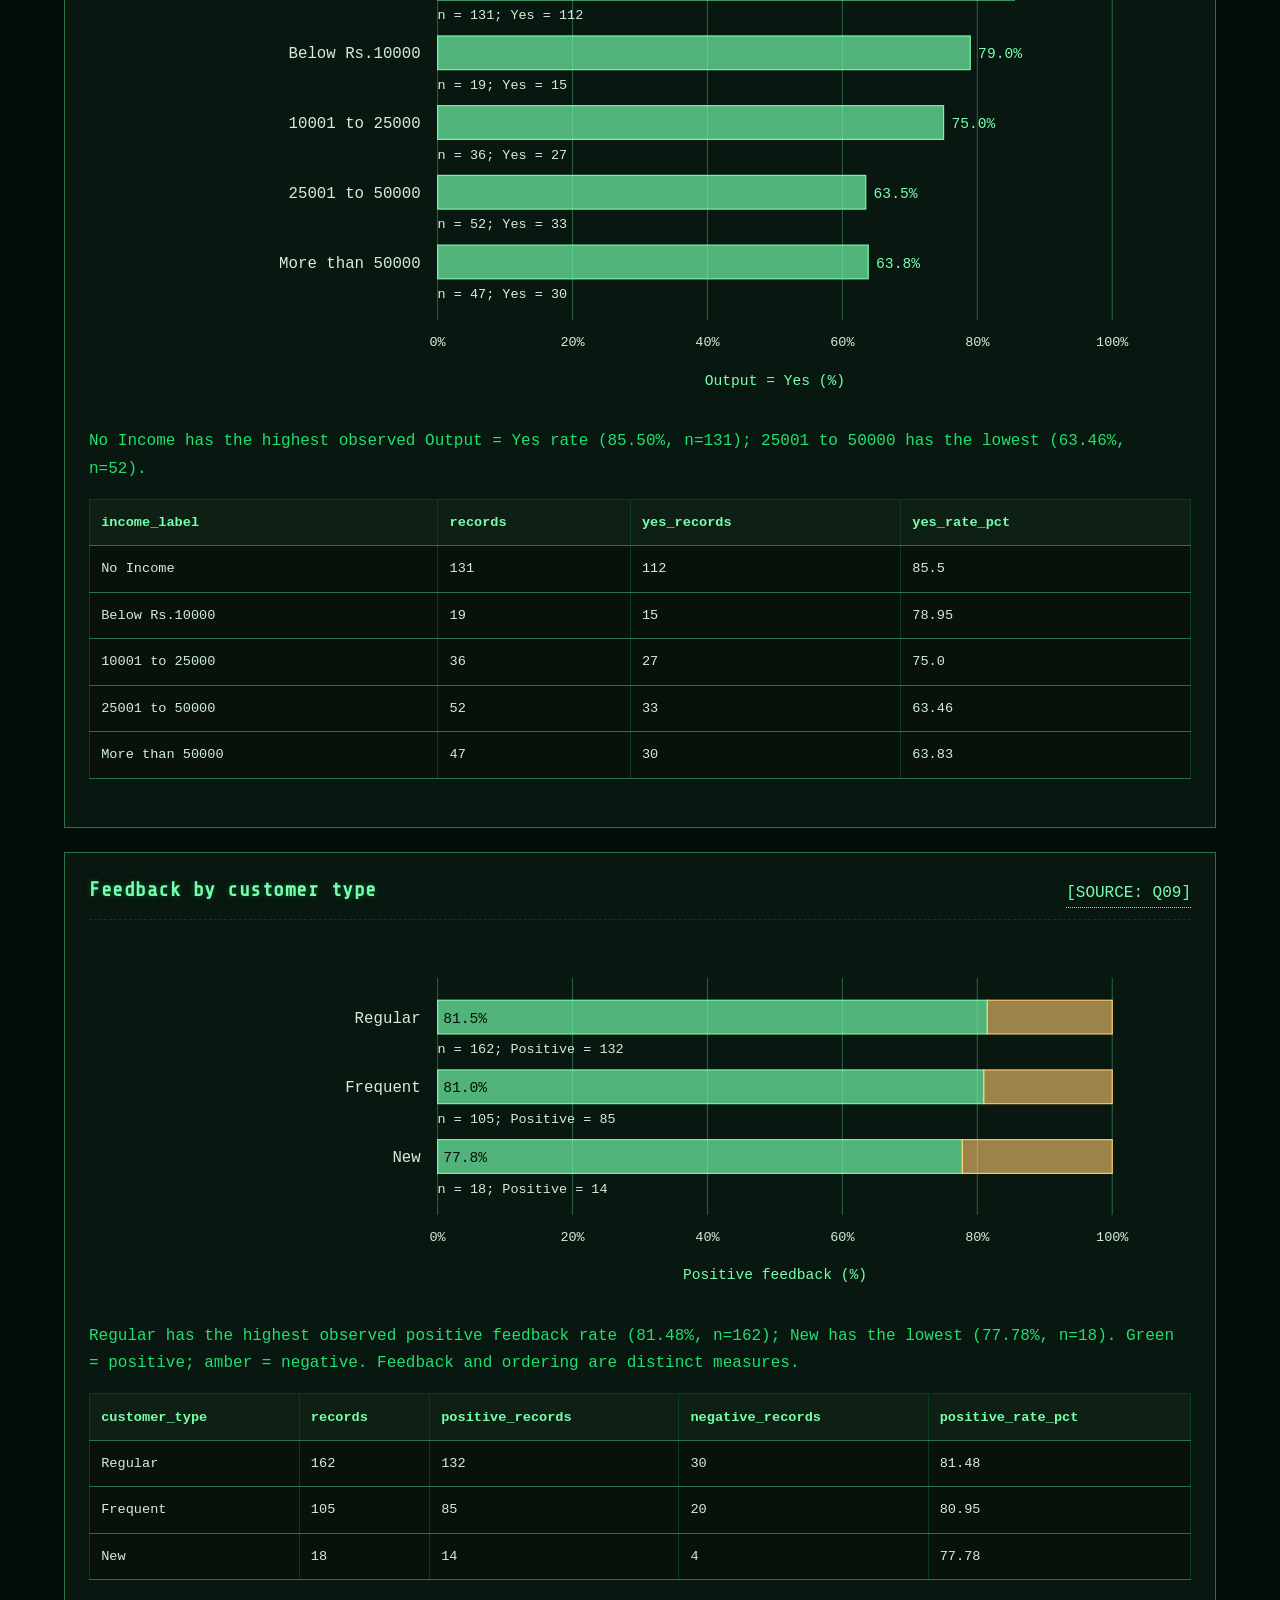
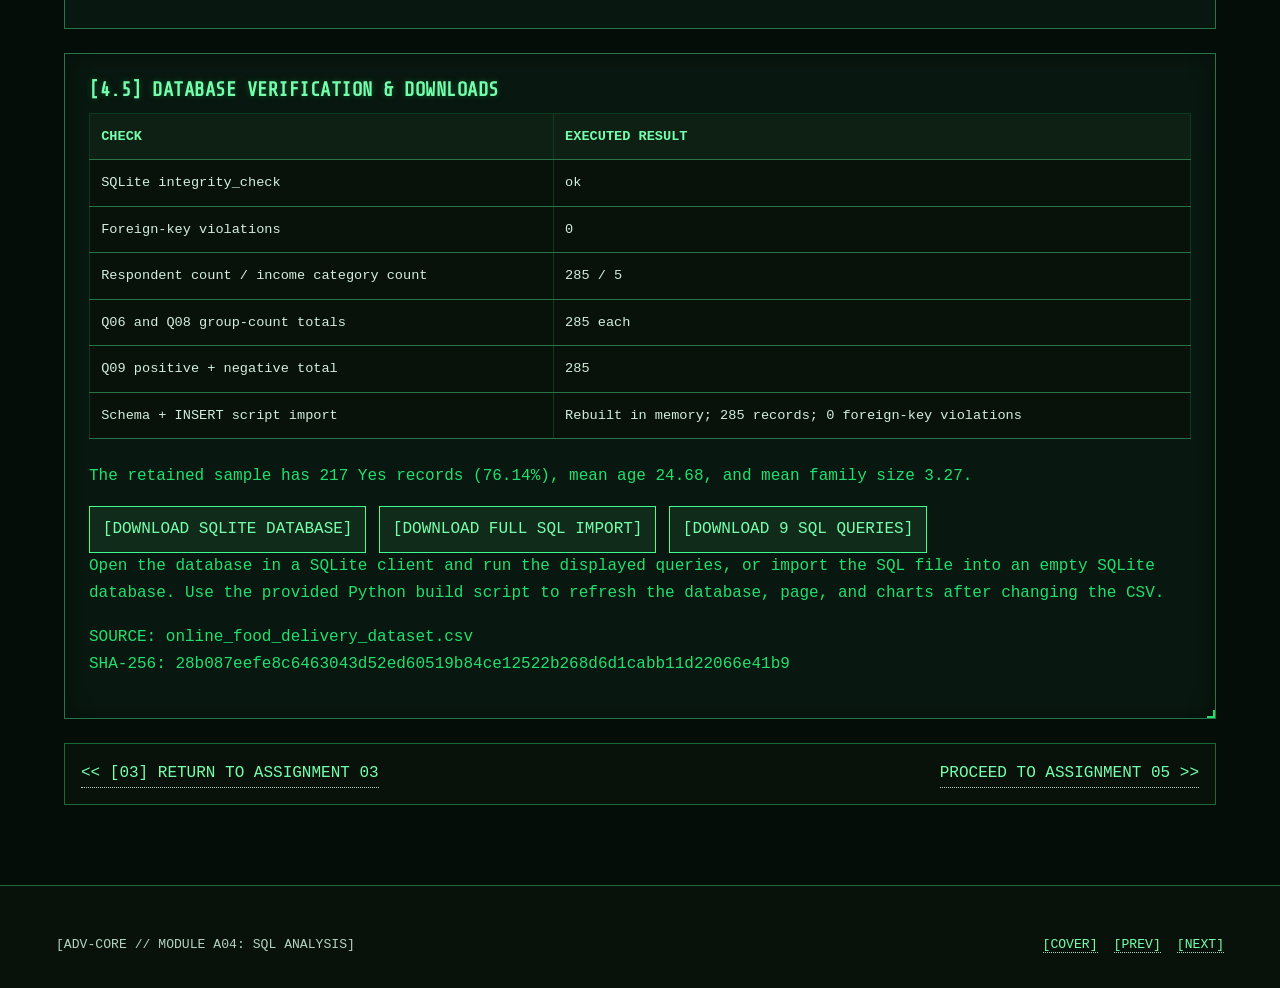
<file: assignments/assignment-04.html>
<!DOCTYPE html><html lang="en"><head><meta charset="UTF-8"><meta name="viewport" content="width=device-width, initial-scale=1"><title>A04: SQL Structure &amp; Analytical Queries // ADV Terminal</title><link rel="stylesheet" href="../assets/css/terminal.css"><style>
:root{--text-bright:#75ffad;--text-muted:#b3d3bf;--text-primary:#d3eedc;--bg-primary:#050d08}*{box-sizing:border-box}body{background:#050d08;color:#d3eedc;font-family:monospace;margin:0;line-height:1.7}a{color:#75ffad}.container{max-width:1200px;margin:auto}.system-status-bar,.navbar,.assignment-nav-bar,.footer-content{display:flex;justify-content:space-between;gap:1rem;flex-wrap:wrap;padding:1rem}.nav-links,.footer-links{display:flex;gap:1rem;list-style:none;flex-wrap:wrap;padding-left:0}.terminal-card,.chart-container-box{border:1px solid #287348;background:#08170f;padding:1.5rem;margin:1.5rem 0}.card-header,.chart-header{display:flex;align-items:center;justify-content:space-between;gap:1rem;flex-wrap:wrap}.card-title,h1,h2,h3{color:#75ffad}.tag,.card-badge{border:1px solid #287348;padding:.3rem .6rem;color:#75ffad}.stat-metric-strip{display:grid;grid-template-columns:repeat(4,minmax(0,1fr));gap:1rem}.metric-card{border:1px solid #287348;padding:1rem;text-align:center}.metric-val{color:#75ffad;font-size:1.7rem;font-weight:bold}.metric-label{color:#b3d3bf;font-size:.8rem}.table-responsive{overflow:auto;max-width:100%}.terminal-table{width:100%;border-collapse:collapse;font-size:.85rem}.terminal-table th,.terminal-table td{padding:.7rem;text-align:left;border-bottom:1px solid #287348;vertical-align:top}.terminal-table th{color:#75ffad}.terminal-table td{color:#d3eedc}.sql-code{padding:1.1rem;background:#031008;border:1px solid #287348;overflow:auto;color:#d3eedc;white-space:pre;font-size:.86rem}.sql-keyword{color:#75ffad;font-weight:bold}.muted{color:#b3d3bf}.note{border-left:3px solid #ffcc70;padding:.8rem 1rem;background:#1b190c}.chart-wrap{overflow-x:auto;margin:1.5rem 0}.static-chart{min-width:650px;width:100%}.static-chart svg{display:block;width:100%;height:auto}.query-list{display:flex;gap:.6rem;flex-wrap:wrap;margin:1rem 0}.query-list a,.term-btn{background:#102b1a;border:1px solid #42ff92;color:#75ffad;padding:.55rem .8rem;font:inherit;cursor:pointer}.sql-query{scroll-margin-top:1rem}.download-actions{display:flex;gap:.8rem;flex-wrap:wrap}.schema-map{display:grid;grid-template-columns:1fr 1fr;gap:1rem}.schema-node{border:1px solid #287348;padding:1rem;color:#d3eedc}.source-note{overflow-wrap:anywhere}.inline-results{margin-top:1rem}.sql-query details{margin-top:1rem}.sql-query summary{color:#75ffad;cursor:pointer}.feedback-legend{display:flex;gap:1rem;flex-wrap:wrap}.green{color:#75ffad}.amber{color:#ffcc70}@media(max-width:650px){.stat-metric-strip{grid-template-columns:repeat(2,minmax(0,1fr))}.schema-map{grid-template-columns:1fr}.terminal-card,.chart-container-box{padding:1rem}h1{font-size:1.6rem}main.container{padding:1.3rem .8rem!important}.system-status-bar{font-size:.8rem}}
</style></head><body><div class="crt-overlay"></div><header class="terminal-header"><div class="system-status-bar"><div class="status-group"><span class="status-indicator"><span class="status-dot"></span>MODULE: A04</span> <span>STATUS: SQL VERIFIED</span> <span>SESSION: <span id="terminal-uptime">UP 00:00</span></span></div><div class="status-group"><span id="terminal-clock">00:00:00 LOC</span> <button type="button" class="term-btn" id="btn-toggle-audio">[AUDIO: OFF]</button> <button type="button" class="term-btn" id="btn-toggle-scanlines">[SCANLINES: ON]</button> <button type="button" class="term-btn" id="btn-toggle-glow">[GLOW: ON]</button> <button type="button" class="term-btn amber" id="btn-open-cmd">[^K JUMP]</button></div></div><nav class="navbar container"><a href="../index.html" class="brand"><span class="brand-icon">■</span> ADV-CORE // MODULE A04</a><ul class="nav-links"><li><a href="assignment-03.html">[&lt; PREV: A03]</a></li><li><a href="../index.html">[COVER]</a></li><li><a href="assignment-05.html">[NEXT: A05 &gt;]</a></li></ul></nav></header><main class="container" style="padding:2rem 1.5rem 3rem">
<nav class="assignment-nav-bar"><a href="assignment-03.html">&lt;&lt; [03] DATA CLEANING</a><span>ASSIGNMENT 04 OF 12</span><a href="assignment-05.html">[05] NEXT &gt;&gt;</a></nav><section><div class="query-list"><span class="tag">STAGE 04</span><span class="tag">SQLITE</span><span class="tag">SQL → VISUALIZATION</span></div><h1>04. FROM STRUCTURED DATA TO ANALYTICAL QUERIES<span class="cursor-blink">_</span></h1><p class="muted">Convert the cleaned food-delivery dataset into related SQL tables, execute nine analytical queries, and visualize four query results.</p></section>
<div class="stat-metric-strip"><div class="metric-card"><div class="metric-val">285</div><div class="metric-label">RETAINED RECORDS</div></div><div class="metric-card"><div class="metric-val">2</div><div class="metric-label">RELATED TABLES</div></div><div class="metric-card"><div class="metric-val">9</div><div class="metric-label">EXECUTED SQL QUERIES</div></div><div class="metric-card"><div class="metric-val">4</div><div class="metric-label">QUERY-RESULT CHARTS</div></div></div>
<article class="terminal-card"><div class="card-header"><h2 class="card-title">[4.1] SQL CONVERSION &amp; RECORD PROVENANCE</h2><span class="tag">CSV → SQLITE</span></div><p>The source CSV contains 388 records and 14 columns. After trimming whitespace and standardizing occupation labels, 103 full-row matches are excluded, leaving 285 retained records. This follows Assignment 3. The unnamed final column duplicates <code>Output</code> in every source record and is omitted.</p><p class="note">Each database ID identifies a retained record, not a verified unique person. Without respondent IDs, identical source rows could represent different people. The original CSV is included unchanged for comparison. No missing-value imputation or outlier deletion was required by this conversion.</p><div class="table-responsive"><table class="terminal-table"><thead><tr><th>CSV FIELD</th><th>SQL FIELD</th><th>SQL TYPE</th><th>CONVERSION</th></tr></thead><tbody><tr><td>Age</td><td>respondents.age</td><td>INTEGER</td><td>Integer age; source range preserved</td></tr><tr><td>Gender</td><td>respondents.gender</td><td>TEXT</td><td>Trim whitespace; retain categories</td></tr><tr><td>Marital Status</td><td>respondents.marital_status</td><td>TEXT</td><td>Trim whitespace; retain categories</td></tr><tr><td>Occupation</td><td>respondents.occupation</td><td>TEXT</td><td>Self Employeed → Self Employed; House wife → Housewife</td></tr><tr><td>Monthly Income</td><td>respondents.income_level_id</td><td>INTEGER FK</td><td>Map category to income_levels; no estimated numeric income</td></tr><tr><td>Educational Qualifications</td><td>respondents.education</td><td>TEXT</td><td>Trim whitespace; retain label</td></tr><tr><td>Family size</td><td>respondents.family_size</td><td>INTEGER</td><td>Parse integer household size</td></tr><tr><td>Customer Type</td><td>respondents.customer_type</td><td>TEXT</td><td>Retain New, Regular, Frequent</td></tr><tr><td>latitude / longitude</td><td>respondents.latitude / longitude</td><td>REAL</td><td>Parse coordinates and validate bounds</td></tr><tr><td>Pin code</td><td>respondents.pin_code</td><td>TEXT</td><td>Identifier retained as text; six digits</td></tr><tr><td>Output</td><td>respondents.ordered_yes</td><td>INTEGER</td><td>Yes = 1; No = 0</td></tr><tr><td>Feedback</td><td>respondents.feedback_positive</td><td>INTEGER</td><td>Positive = 1; Negative = 0; trim trailing whitespace</td></tr><tr><td>Unnamed final column</td><td>Excluded</td><td>—</td><td>Confirmed identical to Output in every source record</td></tr><tr><td>Generated ID / CSV line</td><td>respondents.respondent_id / source_csv_row</td><td>INTEGER</td><td>Synthetic record key and original source-row provenance</td></tr></tbody></table></div><p>Income brackets remain categorical and use the source rupee labels (INR). Pin codes remain text identifiers. Ordering and feedback are separate binary indicators; neither records the number of orders.</p></article>
<article class="terminal-card"><h2 class="card-title">[4.2] SQL TABLE STRUCTURE &amp; JOIN RELATIONSHIP</h2><div class="schema-map"><div class="schema-node"><h3>income_levels</h3><p>5 rows · Primary key: <code>income_level_id</code></p><p>Category label, display order, and INR currency code.</p></div><div class="schema-node"><h3>respondents</h3><p>285 rows · Primary key: <code>respondent_id</code></p><p><code>income_level_id</code> references <code>income_levels.income_level_id</code>. Each income category can relate to many respondent records.</p></div></div><p>This lookup table gives the JOIN a real purpose: it attaches readable income labels and category order without repeating that metadata in every respondent record. Primary keys, foreign keys, and CHECK constraints validate the loaded structure.</p><details><summary class="green">SHOW EXECUTABLE SCHEMA</summary><pre class="sql-code"><code><span class="sql-keyword">PRAGMA</span> foreign_keys = <span class="sql-keyword">ON</span>;

<span class="sql-keyword">CREATE TABLE</span> income_levels (
    income_level_id <span class="sql-keyword">INTEGER</span> <span class="sql-keyword">PRIMARY KEY</span>,
    income_label <span class="sql-keyword">TEXT</span> <span class="sql-keyword">NOT NULL</span> <span class="sql-keyword">UNIQUE</span>,
    sort_order <span class="sql-keyword">INTEGER</span> <span class="sql-keyword">NOT NULL</span> <span class="sql-keyword">UNIQUE</span>,
    currency_code <span class="sql-keyword">TEXT</span> <span class="sql-keyword">NOT NULL</span> <span class="sql-keyword">CHECK</span> (currency_code = &#x27;INR&#x27;)
);

<span class="sql-keyword">CREATE TABLE</span> respondents (
    respondent_id <span class="sql-keyword">INTEGER</span> <span class="sql-keyword">PRIMARY KEY</span>,
    source_csv_row <span class="sql-keyword">INTEGER</span> <span class="sql-keyword">NOT NULL</span> <span class="sql-keyword">UNIQUE</span>,
    age <span class="sql-keyword">INTEGER</span> <span class="sql-keyword">NOT NULL</span> <span class="sql-keyword">CHECK</span> (age BETWEEN 0 <span class="sql-keyword">AND</span> 120),
    gender <span class="sql-keyword">TEXT</span> <span class="sql-keyword">NOT NULL</span> <span class="sql-keyword">CHECK</span> (gender IN (&#x27;Male&#x27;,&#x27;Female&#x27;)),
    marital_status <span class="sql-keyword">TEXT</span> <span class="sql-keyword">NOT NULL</span>
        <span class="sql-keyword">CHECK</span> (marital_status IN (&#x27;Single&#x27;,&#x27;Married&#x27;,&#x27;Prefer not to say&#x27;)),
    occupation <span class="sql-keyword">TEXT</span> <span class="sql-keyword">NOT NULL</span>
        <span class="sql-keyword">CHECK</span> (occupation IN (&#x27;Student&#x27;,&#x27;Employee&#x27;,&#x27;Self Employed&#x27;,&#x27;Housewife&#x27;)),
    income_level_id <span class="sql-keyword">INTEGER</span> <span class="sql-keyword">NOT NULL</span> <span class="sql-keyword">REFERENCES</span> income_levels(income_level_id),
    education <span class="sql-keyword">TEXT</span> <span class="sql-keyword">NOT NULL</span>,
    family_size <span class="sql-keyword">INTEGER</span> <span class="sql-keyword">NOT NULL</span> <span class="sql-keyword">CHECK</span> (family_size BETWEEN 1 <span class="sql-keyword">AND</span> 30),
    customer_type <span class="sql-keyword">TEXT</span> <span class="sql-keyword">NOT NULL</span>
        <span class="sql-keyword">CHECK</span> (customer_type IN (&#x27;New&#x27;,&#x27;Regular&#x27;,&#x27;Frequent&#x27;)),
    latitude <span class="sql-keyword">REAL</span> <span class="sql-keyword">NOT NULL</span> <span class="sql-keyword">CHECK</span> (latitude BETWEEN -90 <span class="sql-keyword">AND</span> 90),
    longitude <span class="sql-keyword">REAL</span> <span class="sql-keyword">NOT NULL</span> <span class="sql-keyword">CHECK</span> (longitude BETWEEN -180 <span class="sql-keyword">AND</span> 180),
    pin_code <span class="sql-keyword">TEXT</span> <span class="sql-keyword">NOT NULL</span> <span class="sql-keyword">CHECK</span> (length(pin_code) = 6),
    ordered_yes <span class="sql-keyword">INTEGER</span> <span class="sql-keyword">NOT NULL</span> <span class="sql-keyword">CHECK</span> (ordered_yes IN (0,1)),
    feedback_positive <span class="sql-keyword">INTEGER</span> <span class="sql-keyword">NOT NULL</span> <span class="sql-keyword">CHECK</span> (feedback_positive IN (0,1))
);
</code></pre></details><p class="muted">SQL dialect: SQLite 3. The queries use common SQL syntax; the database file and PRAGMA commands are SQLite-specific. INTEGER, REAL, and TEXT are SQLite storage affinities.</p></article>
<article class="terminal-card"><h2 class="card-title">[4.3] NINE ANALYTICAL SQL QUERIES</h2><p>All queries below were executed against the supplied SQLite database. Complete result CSVs are in the package. The page displays saved results; it does not execute SQL or automatically reload a changed CSV.</p><div class="query-list"><a href="#Q01">[Q01] Basic selection</a><a href="#Q02">[Q02] Filter ordering outcomes</a><a href="#Q03">[Q03] Combine conditions</a><a href="#Q04">[Q04] Sort by age and household size</a><a href="#Q05">[Q05] Summarize the retained dataset</a><a href="#Q06">[Q06] Compare marital-status groups</a><a href="#Q07">[Q07] Keep occupation groups with sufficient records</a><a href="#Q08">[Q08] Join income labels to respondent records</a><a href="#Q09">[Q09] Compare feedback by customer type</a></div></article>
<article class="terminal-card sql-query" id="Q01"><div class="card-header"><h3>Q01 · Basic selection</h3><span class="tag">SELECT and FROM</span></div><pre class="sql-code"><code><span class="sql-keyword">SELECT</span> respondent_id, age, gender, marital_status, ordered_yes
<span class="sql-keyword">FROM</span> respondents
<span class="sql-keyword">ORDER BY</span> respondent_id
<span class="sql-keyword">LIMIT</span> 10;</code></pre><p>Result: <strong>10 rows</strong> · complete result displayed.</p><div class="table-responsive"><table class="terminal-table"><thead><tr><th>respondent_id</th><th>age</th><th>gender</th><th>marital_status</th><th>ordered_yes</th></tr></thead><tbody><tr><td>1</td><td>20</td><td>Female</td><td>Single</td><td>1</td></tr><tr><td>2</td><td>24</td><td>Female</td><td>Single</td><td>1</td></tr><tr><td>3</td><td>22</td><td>Male</td><td>Single</td><td>1</td></tr><tr><td>4</td><td>22</td><td>Female</td><td>Single</td><td>1</td></tr><tr><td>5</td><td>22</td><td>Male</td><td>Single</td><td>1</td></tr><tr><td>6</td><td>27</td><td>Female</td><td>Married</td><td>1</td></tr><tr><td>7</td><td>22</td><td>Male</td><td>Single</td><td>1</td></tr><tr><td>8</td><td>24</td><td>Female</td><td>Single</td><td>1</td></tr><tr><td>9</td><td>23</td><td>Female</td><td>Single</td><td>1</td></tr><tr><td>10</td><td>23</td><td>Female</td><td>Single</td><td>1</td></tr></tbody></table></div></article>
<article class="terminal-card sql-query" id="Q02"><div class="card-header"><h3>Q02 · Filter ordering outcomes</h3><span class="tag">WHERE</span></div><pre class="sql-code"><code><span class="sql-keyword">SELECT</span> respondent_id, age, marital_status, occupation
<span class="sql-keyword">FROM</span> respondents
<span class="sql-keyword">WHERE</span> ordered_yes = 1
<span class="sql-keyword">ORDER BY</span> respondent_id;</code></pre><p>Result: <strong>217 rows</strong> · first 10 displayed; complete results available in the package.</p><div class="table-responsive"><table class="terminal-table"><thead><tr><th>respondent_id</th><th>age</th><th>marital_status</th><th>occupation</th></tr></thead><tbody><tr><td>1</td><td>20</td><td>Single</td><td>Student</td></tr><tr><td>2</td><td>24</td><td>Single</td><td>Student</td></tr><tr><td>3</td><td>22</td><td>Single</td><td>Student</td></tr><tr><td>4</td><td>22</td><td>Single</td><td>Student</td></tr><tr><td>5</td><td>22</td><td>Single</td><td>Student</td></tr><tr><td>6</td><td>27</td><td>Married</td><td>Employee</td></tr><tr><td>7</td><td>22</td><td>Single</td><td>Student</td></tr><tr><td>8</td><td>24</td><td>Single</td><td>Student</td></tr><tr><td>9</td><td>23</td><td>Single</td><td>Student</td></tr><tr><td>10</td><td>23</td><td>Single</td><td>Student</td></tr></tbody></table></div></article>
<article class="terminal-card sql-query" id="Q03"><div class="card-header"><h3>Q03 · Combine conditions</h3><span class="tag">WHERE with AND</span></div><pre class="sql-code"><code><span class="sql-keyword">SELECT</span> respondent_id, age, family_size, occupation
<span class="sql-keyword">FROM</span> respondents
<span class="sql-keyword">WHERE</span> marital_status = &#x27;Married&#x27;
  <span class="sql-keyword">AND</span> family_size &gt;= 4
  <span class="sql-keyword">AND</span> ordered_yes = 1
<span class="sql-keyword">ORDER BY</span> respondent_id;</code></pre><p>Result: <strong>24 rows</strong> · first 10 displayed; complete results available in the package.</p><div class="table-responsive"><table class="terminal-table"><thead><tr><th>respondent_id</th><th>age</th><th>family_size</th><th>occupation</th></tr></thead><tbody><tr><td>33</td><td>25</td><td>4</td><td>Employee</td></tr><tr><td>41</td><td>30</td><td>4</td><td>Self Employed</td></tr><tr><td>55</td><td>31</td><td>5</td><td>Employee</td></tr><tr><td>64</td><td>24</td><td>4</td><td>Employee</td></tr><tr><td>101</td><td>31</td><td>5</td><td>Housewife</td></tr><tr><td>103</td><td>32</td><td>5</td><td>Employee</td></tr><tr><td>108</td><td>32</td><td>5</td><td>Employee</td></tr><tr><td>125</td><td>30</td><td>5</td><td>Housewife</td></tr><tr><td>130</td><td>32</td><td>4</td><td>Employee</td></tr><tr><td>134</td><td>24</td><td>5</td><td>Self Employed</td></tr></tbody></table></div></article>
<article class="terminal-card sql-query" id="Q04"><div class="card-header"><h3>Q04 · Sort by age and household size</h3><span class="tag">ORDER BY</span></div><pre class="sql-code"><code><span class="sql-keyword">SELECT</span> respondent_id, age, family_size, marital_status
<span class="sql-keyword">FROM</span> respondents
<span class="sql-keyword">ORDER BY</span> age <span class="sql-keyword">DESC</span>, family_size <span class="sql-keyword">DESC</span>, respondent_id <span class="sql-keyword">ASC</span>
<span class="sql-keyword">LIMIT</span> 10;</code></pre><p>Result: <strong>10 rows</strong> · complete result displayed.</p><div class="table-responsive"><table class="terminal-table"><thead><tr><th>respondent_id</th><th>age</th><th>family_size</th><th>marital_status</th></tr></thead><tbody><tr><td>119</td><td>33</td><td>5</td><td>Married</td></tr><tr><td>218</td><td>32</td><td>6</td><td>Married</td></tr><tr><td>38</td><td>32</td><td>5</td><td>Prefer not to say</td></tr><tr><td>103</td><td>32</td><td>5</td><td>Married</td></tr><tr><td>108</td><td>32</td><td>5</td><td>Married</td></tr><tr><td>163</td><td>32</td><td>5</td><td>Married</td></tr><tr><td>201</td><td>32</td><td>5</td><td>Married</td></tr><tr><td>130</td><td>32</td><td>4</td><td>Married</td></tr><tr><td>87</td><td>32</td><td>3</td><td>Married</td></tr><tr><td>136</td><td>32</td><td>3</td><td>Married</td></tr></tbody></table></div></article>
<article class="terminal-card sql-query" id="Q05"><div class="card-header"><h3>Q05 · Summarize the retained dataset</h3><span class="tag">COUNT, AVG and SUM</span></div><pre class="sql-code"><code><span class="sql-keyword">SELECT</span> <span class="sql-keyword">COUNT</span>(*) <span class="sql-keyword">AS</span> records,
       <span class="sql-keyword">ROUND</span>(<span class="sql-keyword">AVG</span>(age), 2) <span class="sql-keyword">AS</span> mean_age,
       <span class="sql-keyword">ROUND</span>(<span class="sql-keyword">AVG</span>(family_size), 2) <span class="sql-keyword">AS</span> mean_family_size,
       <span class="sql-keyword">SUM</span>(ordered_yes) <span class="sql-keyword">AS</span> yes_records,
       <span class="sql-keyword">ROUND</span>(100.0 * <span class="sql-keyword">AVG</span>(ordered_yes), 2) <span class="sql-keyword">AS</span> yes_rate_pct
<span class="sql-keyword">FROM</span> respondents;</code></pre><p>Result: <strong>1 rows</strong> · complete result displayed.</p><div class="table-responsive"><table class="terminal-table"><thead><tr><th>records</th><th>mean_age</th><th>mean_family_size</th><th>yes_records</th><th>yes_rate_pct</th></tr></thead><tbody><tr><td>285</td><td>24.68</td><td>3.27</td><td>217</td><td>76.14</td></tr></tbody></table></div></article>
<article class="terminal-card sql-query" id="Q06"><div class="card-header"><h3>Q06 · Compare marital-status groups</h3><span class="tag">GROUP BY</span></div><pre class="sql-code"><code><span class="sql-keyword">SELECT</span> marital_status,
       <span class="sql-keyword">COUNT</span>(*) <span class="sql-keyword">AS</span> records,
       <span class="sql-keyword">SUM</span>(ordered_yes) <span class="sql-keyword">AS</span> yes_records,
       <span class="sql-keyword">COUNT</span>(*) - <span class="sql-keyword">SUM</span>(ordered_yes) <span class="sql-keyword">AS</span> no_records,
       <span class="sql-keyword">ROUND</span>(100.0 * <span class="sql-keyword">AVG</span>(ordered_yes), 2) <span class="sql-keyword">AS</span> yes_rate_pct
<span class="sql-keyword">FROM</span> respondents
<span class="sql-keyword">GROUP BY</span> marital_status
<span class="sql-keyword">ORDER BY</span> yes_rate_pct <span class="sql-keyword">DESC</span>, marital_status;</code></pre><p>Result: <strong>3 rows</strong> · complete result displayed.</p><div class="table-responsive"><table class="terminal-table"><thead><tr><th>marital_status</th><th>records</th><th>yes_records</th><th>no_records</th><th>yes_rate_pct</th></tr></thead><tbody><tr><td>Single</td><td>189</td><td>160</td><td>29</td><td>84.66</td></tr><tr><td>Married</td><td>87</td><td>53</td><td>34</td><td>60.92</td></tr><tr><td>Prefer not to say</td><td>9</td><td>4</td><td>5</td><td>44.44</td></tr></tbody></table></div></article>
<article class="terminal-card sql-query" id="Q07"><div class="card-header"><h3>Q07 · Keep occupation groups with sufficient records</h3><span class="tag">HAVING</span></div><pre class="sql-code"><code><span class="sql-keyword">SELECT</span> occupation,
       <span class="sql-keyword">COUNT</span>(*) <span class="sql-keyword">AS</span> records,
       <span class="sql-keyword">SUM</span>(ordered_yes) <span class="sql-keyword">AS</span> yes_records,
       <span class="sql-keyword">ROUND</span>(100.0 * <span class="sql-keyword">AVG</span>(ordered_yes), 2) <span class="sql-keyword">AS</span> yes_rate_pct
<span class="sql-keyword">FROM</span> respondents
<span class="sql-keyword">GROUP BY</span> occupation
<span class="sql-keyword">HAVING</span> <span class="sql-keyword">COUNT</span>(*) &gt;= 10
<span class="sql-keyword">ORDER BY</span> yes_rate_pct <span class="sql-keyword">DESC</span>, occupation;</code></pre><p>Result: <strong>3 rows</strong> · complete result displayed.</p><div class="table-responsive"><table class="terminal-table"><thead><tr><th>occupation</th><th>records</th><th>yes_records</th><th>yes_rate_pct</th></tr></thead><tbody><tr><td>Student</td><td>144</td><td>126</td><td>87.5</td></tr><tr><td>Employee</td><td>94</td><td>60</td><td>63.83</td></tr><tr><td>Self Employed</td><td>38</td><td>24</td><td>63.16</td></tr></tbody></table></div></article>
<article class="terminal-card sql-query" id="Q08"><div class="card-header"><h3>Q08 · Join income labels to respondent records</h3><span class="tag">JOIN</span></div><pre class="sql-code"><code><span class="sql-keyword">SELECT</span> i.income_label,
       <span class="sql-keyword">COUNT</span>(*) <span class="sql-keyword">AS</span> records,
       <span class="sql-keyword">SUM</span>(r.ordered_yes) <span class="sql-keyword">AS</span> yes_records,
       <span class="sql-keyword">ROUND</span>(100.0 * <span class="sql-keyword">AVG</span>(r.ordered_yes), 2) <span class="sql-keyword">AS</span> yes_rate_pct
<span class="sql-keyword">FROM</span> respondents <span class="sql-keyword">AS</span> r
<span class="sql-keyword">JOIN</span> income_levels <span class="sql-keyword">AS</span> i
  <span class="sql-keyword">ON</span> r.income_level_id = i.income_level_id
<span class="sql-keyword">GROUP BY</span> i.income_level_id, i.income_label, i.sort_order
<span class="sql-keyword">ORDER BY</span> i.sort_order;</code></pre><p>Result: <strong>5 rows</strong> · complete result displayed.</p><div class="table-responsive"><table class="terminal-table"><thead><tr><th>income_label</th><th>records</th><th>yes_records</th><th>yes_rate_pct</th></tr></thead><tbody><tr><td>No Income</td><td>131</td><td>112</td><td>85.5</td></tr><tr><td>Below Rs.10000</td><td>19</td><td>15</td><td>78.95</td></tr><tr><td>10001 to 25000</td><td>36</td><td>27</td><td>75.0</td></tr><tr><td>25001 to 50000</td><td>52</td><td>33</td><td>63.46</td></tr><tr><td>More than 50000</td><td>47</td><td>30</td><td>63.83</td></tr></tbody></table></div></article>
<article class="terminal-card sql-query" id="Q09"><div class="card-header"><h3>Q09 · Compare feedback by customer type</h3><span class="tag">GROUP BY and conditional totals</span></div><pre class="sql-code"><code><span class="sql-keyword">SELECT</span> customer_type,
       <span class="sql-keyword">COUNT</span>(*) <span class="sql-keyword">AS</span> records,
       <span class="sql-keyword">SUM</span>(feedback_positive) <span class="sql-keyword">AS</span> positive_records,
       <span class="sql-keyword">COUNT</span>(*) - <span class="sql-keyword">SUM</span>(feedback_positive) <span class="sql-keyword">AS</span> negative_records,
       <span class="sql-keyword">ROUND</span>(100.0 * <span class="sql-keyword">AVG</span>(feedback_positive), 2) <span class="sql-keyword">AS</span> positive_rate_pct
<span class="sql-keyword">FROM</span> respondents
<span class="sql-keyword">GROUP BY</span> customer_type
<span class="sql-keyword">ORDER BY</span> positive_rate_pct <span class="sql-keyword">DESC</span>, customer_type;</code></pre><p>Result: <strong>3 rows</strong> · complete result displayed.</p><div class="table-responsive"><table class="terminal-table"><thead><tr><th>customer_type</th><th>records</th><th>positive_records</th><th>negative_records</th><th>positive_rate_pct</th></tr></thead><tbody><tr><td>Regular</td><td>162</td><td>132</td><td>30</td><td>81.48</td></tr><tr><td>Frequent</td><td>105</td><td>85</td><td>20</td><td>80.95</td></tr><tr><td>New</td><td>18</td><td>14</td><td>4</td><td>77.78</td></tr></tbody></table></div></article>
<section><h2 class="card-title">[4.4] SQL RESULTS → VISUALIZATIONS</h2><p>The values in these graphs come directly from Q06–Q09. Rates use records within each group as the denominator. These are descriptive associations in the retained dataset.</p></section>
<section class="chart-container-box"><div class="chart-header"><h3>Ordering outcome by marital status</h3><a href="#Q06">[SOURCE: Q06]</a></div><div class="chart-wrap"><div class="static-chart"><svg xmlns="http://www.w3.org/2000/svg" viewBox="0 0 980 316" role="img" aria-label="Ordering outcome by marital status"><title>Ordering outcome by marital status</title><line x1="310.0" x2="310.0" y1="30" y2="241" stroke="#75ffad" stroke-opacity=".3"/><text x="310.0" y="264" fill="#d3eedc" font-family="monospace" font-size="12" text-anchor="middle">0%</text><line x1="430.0" x2="430.0" y1="30" y2="241" stroke="#75ffad" stroke-opacity=".3"/><text x="430.0" y="264" fill="#d3eedc" font-family="monospace" font-size="12" text-anchor="middle">20%</text><line x1="550.0" x2="550.0" y1="30" y2="241" stroke="#75ffad" stroke-opacity=".3"/><text x="550.0" y="264" fill="#d3eedc" font-family="monospace" font-size="12" text-anchor="middle">40%</text><line x1="670.0" x2="670.0" y1="30" y2="241" stroke="#75ffad" stroke-opacity=".3"/><text x="670.0" y="264" fill="#d3eedc" font-family="monospace" font-size="12" text-anchor="middle">60%</text><line x1="790.0" x2="790.0" y1="30" y2="241" stroke="#75ffad" stroke-opacity=".3"/><text x="790.0" y="264" fill="#d3eedc" font-family="monospace" font-size="12" text-anchor="middle">80%</text><line x1="910.0" x2="910.0" y1="30" y2="241" stroke="#75ffad" stroke-opacity=".3"/><text x="910.0" y="264" fill="#d3eedc" font-family="monospace" font-size="12" text-anchor="middle">100%</text><text x="295" y="70" fill="#d3eedc" font-family="monospace" font-size="14" text-anchor="end">Single</text><rect x="310" y="50" width="507.96" height="30" fill="#75ffad" fill-opacity=".67" stroke="#75ffad"><title>Single: 84.66%</title></rect><text x="824.96" y="70" fill="#75ffad" font-family="monospace" font-size="13" text-anchor="start">84.7%</text><text x="310" y="97" fill="#d3eedc" font-family="monospace" font-size="12" text-anchor="start">n = 189; Yes = 160</text><text x="295" y="132" fill="#d3eedc" font-family="monospace" font-size="14" text-anchor="end">Married</text><rect x="310" y="112" width="365.52" height="30" fill="#75ffad" fill-opacity=".67" stroke="#75ffad"><title>Married: 60.92%</title></rect><text x="682.52" y="132" fill="#75ffad" font-family="monospace" font-size="13" text-anchor="start">60.9%</text><text x="310" y="159" fill="#d3eedc" font-family="monospace" font-size="12" text-anchor="start">n = 87; Yes = 53</text><text x="295" y="194" fill="#d3eedc" font-family="monospace" font-size="14" text-anchor="end">Prefer not to say</text><rect x="310" y="174" width="266.64" height="30" fill="#75ffad" fill-opacity=".67" stroke="#75ffad"><title>Prefer not to say: 44.44%</title></rect><text x="583.64" y="194" fill="#75ffad" font-family="monospace" font-size="13" text-anchor="start">44.4%</text><text x="310" y="221" fill="#d3eedc" font-family="monospace" font-size="12" text-anchor="start">n = 9; Yes = 4</text><text x="610.0" y="298" fill="#75ffad" font-family="monospace" font-size="13" text-anchor="middle">Output = Yes (%)</text></svg></div></div><p>Single has the highest observed Output = Yes rate (84.66%, n=189); Prefer not to say has the lowest (44.44%, n=9).</p><div class="table-responsive"><table class="terminal-table"><thead><tr><th>marital_status</th><th>records</th><th>yes_records</th><th>no_records</th><th>yes_rate_pct</th></tr></thead><tbody><tr><td>Single</td><td>189</td><td>160</td><td>29</td><td>84.66</td></tr><tr><td>Married</td><td>87</td><td>53</td><td>34</td><td>60.92</td></tr><tr><td>Prefer not to say</td><td>9</td><td>4</td><td>5</td><td>44.44</td></tr></tbody></table></div></section>
<section class="chart-container-box"><div class="chart-header"><h3>Ordering outcome by occupation</h3><a href="#Q07">[SOURCE: Q07]</a></div><div class="chart-wrap"><div class="static-chart"><svg xmlns="http://www.w3.org/2000/svg" viewBox="0 0 980 316" role="img" aria-label="Ordering outcome by occupation"><title>Ordering outcome by occupation</title><line x1="310.0" x2="310.0" y1="30" y2="241" stroke="#75ffad" stroke-opacity=".3"/><text x="310.0" y="264" fill="#d3eedc" font-family="monospace" font-size="12" text-anchor="middle">0%</text><line x1="430.0" x2="430.0" y1="30" y2="241" stroke="#75ffad" stroke-opacity=".3"/><text x="430.0" y="264" fill="#d3eedc" font-family="monospace" font-size="12" text-anchor="middle">20%</text><line x1="550.0" x2="550.0" y1="30" y2="241" stroke="#75ffad" stroke-opacity=".3"/><text x="550.0" y="264" fill="#d3eedc" font-family="monospace" font-size="12" text-anchor="middle">40%</text><line x1="670.0" x2="670.0" y1="30" y2="241" stroke="#75ffad" stroke-opacity=".3"/><text x="670.0" y="264" fill="#d3eedc" font-family="monospace" font-size="12" text-anchor="middle">60%</text><line x1="790.0" x2="790.0" y1="30" y2="241" stroke="#75ffad" stroke-opacity=".3"/><text x="790.0" y="264" fill="#d3eedc" font-family="monospace" font-size="12" text-anchor="middle">80%</text><line x1="910.0" x2="910.0" y1="30" y2="241" stroke="#75ffad" stroke-opacity=".3"/><text x="910.0" y="264" fill="#d3eedc" font-family="monospace" font-size="12" text-anchor="middle">100%</text><text x="295" y="70" fill="#d3eedc" font-family="monospace" font-size="14" text-anchor="end">Student</text><rect x="310" y="50" width="525.0" height="30" fill="#75ffad" fill-opacity=".67" stroke="#75ffad"><title>Student: 87.50%</title></rect><text x="842.0" y="70" fill="#75ffad" font-family="monospace" font-size="13" text-anchor="start">87.5%</text><text x="310" y="97" fill="#d3eedc" font-family="monospace" font-size="12" text-anchor="start">n = 144; Yes = 126</text><text x="295" y="132" fill="#d3eedc" font-family="monospace" font-size="14" text-anchor="end">Employee</text><rect x="310" y="112" width="382.98" height="30" fill="#75ffad" fill-opacity=".67" stroke="#75ffad"><title>Employee: 63.83%</title></rect><text x="699.98" y="132" fill="#75ffad" font-family="monospace" font-size="13" text-anchor="start">63.8%</text><text x="310" y="159" fill="#d3eedc" font-family="monospace" font-size="12" text-anchor="start">n = 94; Yes = 60</text><text x="295" y="194" fill="#d3eedc" font-family="monospace" font-size="14" text-anchor="end">Self Employed</text><rect x="310" y="174" width="378.96" height="30" fill="#75ffad" fill-opacity=".67" stroke="#75ffad"><title>Self Employed: 63.16%</title></rect><text x="695.96" y="194" fill="#75ffad" font-family="monospace" font-size="13" text-anchor="start">63.2%</text><text x="310" y="221" fill="#d3eedc" font-family="monospace" font-size="12" text-anchor="start">n = 38; Yes = 24</text><text x="610.0" y="298" fill="#75ffad" font-family="monospace" font-size="13" text-anchor="middle">Output = Yes (%)</text></svg></div></div><p>Student has the highest observed Output = Yes rate (87.50%, n=144); Self Employed has the lowest (63.16%, n=38). HAVING COUNT(*) &gt;= 10 excludes the smaller Housewife group; this chart does not include every occupation.</p><div class="table-responsive"><table class="terminal-table"><thead><tr><th>occupation</th><th>records</th><th>yes_records</th><th>yes_rate_pct</th></tr></thead><tbody><tr><td>Student</td><td>144</td><td>126</td><td>87.5</td></tr><tr><td>Employee</td><td>94</td><td>60</td><td>63.83</td></tr><tr><td>Self Employed</td><td>38</td><td>24</td><td>63.16</td></tr></tbody></table></div></section>
<section class="chart-container-box"><div class="chart-header"><h3>Ordering outcome by income bracket</h3><a href="#Q08">[SOURCE: Q08]</a></div><div class="chart-wrap"><div class="static-chart"><svg xmlns="http://www.w3.org/2000/svg" viewBox="0 0 980 440" role="img" aria-label="Ordering outcome by income bracket"><title>Ordering outcome by income bracket</title><line x1="310.0" x2="310.0" y1="30" y2="365" stroke="#75ffad" stroke-opacity=".3"/><text x="310.0" y="388" fill="#d3eedc" font-family="monospace" font-size="12" text-anchor="middle">0%</text><line x1="430.0" x2="430.0" y1="30" y2="365" stroke="#75ffad" stroke-opacity=".3"/><text x="430.0" y="388" fill="#d3eedc" font-family="monospace" font-size="12" text-anchor="middle">20%</text><line x1="550.0" x2="550.0" y1="30" y2="365" stroke="#75ffad" stroke-opacity=".3"/><text x="550.0" y="388" fill="#d3eedc" font-family="monospace" font-size="12" text-anchor="middle">40%</text><line x1="670.0" x2="670.0" y1="30" y2="365" stroke="#75ffad" stroke-opacity=".3"/><text x="670.0" y="388" fill="#d3eedc" font-family="monospace" font-size="12" text-anchor="middle">60%</text><line x1="790.0" x2="790.0" y1="30" y2="365" stroke="#75ffad" stroke-opacity=".3"/><text x="790.0" y="388" fill="#d3eedc" font-family="monospace" font-size="12" text-anchor="middle">80%</text><line x1="910.0" x2="910.0" y1="30" y2="365" stroke="#75ffad" stroke-opacity=".3"/><text x="910.0" y="388" fill="#d3eedc" font-family="monospace" font-size="12" text-anchor="middle">100%</text><text x="295" y="70" fill="#d3eedc" font-family="monospace" font-size="14" text-anchor="end">No Income</text><rect x="310" y="50" width="513.0" height="30" fill="#75ffad" fill-opacity=".67" stroke="#75ffad"><title>No Income: 85.50%</title></rect><text x="830.0" y="70" fill="#75ffad" font-family="monospace" font-size="13" text-anchor="start">85.5%</text><text x="310" y="97" fill="#d3eedc" font-family="monospace" font-size="12" text-anchor="start">n = 131; Yes = 112</text><text x="295" y="132" fill="#d3eedc" font-family="monospace" font-size="14" text-anchor="end">Below Rs.10000</text><rect x="310" y="112" width="473.7" height="30" fill="#75ffad" fill-opacity=".67" stroke="#75ffad"><title>Below Rs.10000: 78.95%</title></rect><text x="790.7" y="132" fill="#75ffad" font-family="monospace" font-size="13" text-anchor="start">79.0%</text><text x="310" y="159" fill="#d3eedc" font-family="monospace" font-size="12" text-anchor="start">n = 19; Yes = 15</text><text x="295" y="194" fill="#d3eedc" font-family="monospace" font-size="14" text-anchor="end">10001 to 25000</text><rect x="310" y="174" width="450.0" height="30" fill="#75ffad" fill-opacity=".67" stroke="#75ffad"><title>10001 to 25000: 75.00%</title></rect><text x="767.0" y="194" fill="#75ffad" font-family="monospace" font-size="13" text-anchor="start">75.0%</text><text x="310" y="221" fill="#d3eedc" font-family="monospace" font-size="12" text-anchor="start">n = 36; Yes = 27</text><text x="295" y="256" fill="#d3eedc" font-family="monospace" font-size="14" text-anchor="end">25001 to 50000</text><rect x="310" y="236" width="380.76" height="30" fill="#75ffad" fill-opacity=".67" stroke="#75ffad"><title>25001 to 50000: 63.46%</title></rect><text x="697.76" y="256" fill="#75ffad" font-family="monospace" font-size="13" text-anchor="start">63.5%</text><text x="310" y="283" fill="#d3eedc" font-family="monospace" font-size="12" text-anchor="start">n = 52; Yes = 33</text><text x="295" y="318" fill="#d3eedc" font-family="monospace" font-size="14" text-anchor="end">More than 50000</text><rect x="310" y="298" width="382.98" height="30" fill="#75ffad" fill-opacity=".67" stroke="#75ffad"><title>More than 50000: 63.83%</title></rect><text x="699.98" y="318" fill="#75ffad" font-family="monospace" font-size="13" text-anchor="start">63.8%</text><text x="310" y="345" fill="#d3eedc" font-family="monospace" font-size="12" text-anchor="start">n = 47; Yes = 30</text><text x="610.0" y="422" fill="#75ffad" font-family="monospace" font-size="13" text-anchor="middle">Output = Yes (%)</text></svg></div></div><p>No Income has the highest observed Output = Yes rate (85.50%, n=131); 25001 to 50000 has the lowest (63.46%, n=52).</p><div class="table-responsive"><table class="terminal-table"><thead><tr><th>income_label</th><th>records</th><th>yes_records</th><th>yes_rate_pct</th></tr></thead><tbody><tr><td>No Income</td><td>131</td><td>112</td><td>85.5</td></tr><tr><td>Below Rs.10000</td><td>19</td><td>15</td><td>78.95</td></tr><tr><td>10001 to 25000</td><td>36</td><td>27</td><td>75.0</td></tr><tr><td>25001 to 50000</td><td>52</td><td>33</td><td>63.46</td></tr><tr><td>More than 50000</td><td>47</td><td>30</td><td>63.83</td></tr></tbody></table></div></section>
<section class="chart-container-box"><div class="chart-header"><h3>Feedback by customer type</h3><a href="#Q09">[SOURCE: Q09]</a></div><div class="chart-wrap"><div class="static-chart"><svg xmlns="http://www.w3.org/2000/svg" viewBox="0 0 980 316" role="img" aria-label="Feedback by customer type"><title>Feedback by customer type</title><line x1="310.0" x2="310.0" y1="30" y2="241" stroke="#75ffad" stroke-opacity=".3"/><text x="310.0" y="264" fill="#d3eedc" font-family="monospace" font-size="12" text-anchor="middle">0%</text><line x1="430.0" x2="430.0" y1="30" y2="241" stroke="#75ffad" stroke-opacity=".3"/><text x="430.0" y="264" fill="#d3eedc" font-family="monospace" font-size="12" text-anchor="middle">20%</text><line x1="550.0" x2="550.0" y1="30" y2="241" stroke="#75ffad" stroke-opacity=".3"/><text x="550.0" y="264" fill="#d3eedc" font-family="monospace" font-size="12" text-anchor="middle">40%</text><line x1="670.0" x2="670.0" y1="30" y2="241" stroke="#75ffad" stroke-opacity=".3"/><text x="670.0" y="264" fill="#d3eedc" font-family="monospace" font-size="12" text-anchor="middle">60%</text><line x1="790.0" x2="790.0" y1="30" y2="241" stroke="#75ffad" stroke-opacity=".3"/><text x="790.0" y="264" fill="#d3eedc" font-family="monospace" font-size="12" text-anchor="middle">80%</text><line x1="910.0" x2="910.0" y1="30" y2="241" stroke="#75ffad" stroke-opacity=".3"/><text x="910.0" y="264" fill="#d3eedc" font-family="monospace" font-size="12" text-anchor="middle">100%</text><text x="295" y="70" fill="#d3eedc" font-family="monospace" font-size="14" text-anchor="end">Regular</text><rect x="310" y="50" width="488.88" height="30" fill="#75ffad" fill-opacity=".67" stroke="#75ffad"><title>Regular: 81.48%</title></rect><rect x="798.88" y="50" width="111.12" height="30" fill="#ffcc70" fill-opacity=".6" stroke="#ffcc70"><title>Negative: 18.52%</title></rect><text x="315" y="70" fill="#041009" font-family="monospace" font-size="13" text-anchor="start">81.5%</text><text x="310" y="97" fill="#d3eedc" font-family="monospace" font-size="12" text-anchor="start">n = 162; Positive = 132</text><text x="295" y="132" fill="#d3eedc" font-family="monospace" font-size="14" text-anchor="end">Frequent</text><rect x="310" y="112" width="485.7" height="30" fill="#75ffad" fill-opacity=".67" stroke="#75ffad"><title>Frequent: 80.95%</title></rect><rect x="795.7" y="112" width="114.30000000000001" height="30" fill="#ffcc70" fill-opacity=".6" stroke="#ffcc70"><title>Negative: 19.05%</title></rect><text x="315" y="132" fill="#041009" font-family="monospace" font-size="13" text-anchor="start">81.0%</text><text x="310" y="159" fill="#d3eedc" font-family="monospace" font-size="12" text-anchor="start">n = 105; Positive = 85</text><text x="295" y="194" fill="#d3eedc" font-family="monospace" font-size="14" text-anchor="end">New</text><rect x="310" y="174" width="466.68" height="30" fill="#75ffad" fill-opacity=".67" stroke="#75ffad"><title>New: 77.78%</title></rect><rect x="776.6800000000001" y="174" width="133.32" height="30" fill="#ffcc70" fill-opacity=".6" stroke="#ffcc70"><title>Negative: 22.22%</title></rect><text x="315" y="194" fill="#041009" font-family="monospace" font-size="13" text-anchor="start">77.8%</text><text x="310" y="221" fill="#d3eedc" font-family="monospace" font-size="12" text-anchor="start">n = 18; Positive = 14</text><text x="610.0" y="298" fill="#75ffad" font-family="monospace" font-size="13" text-anchor="middle">Positive feedback (%)</text></svg></div></div><p>Regular has the highest observed positive feedback rate (81.48%, n=162); New has the lowest (77.78%, n=18). Green = positive; amber = negative. Feedback and ordering are distinct measures.</p><div class="table-responsive"><table class="terminal-table"><thead><tr><th>customer_type</th><th>records</th><th>positive_records</th><th>negative_records</th><th>positive_rate_pct</th></tr></thead><tbody><tr><td>Regular</td><td>162</td><td>132</td><td>30</td><td>81.48</td></tr><tr><td>Frequent</td><td>105</td><td>85</td><td>20</td><td>80.95</td></tr><tr><td>New</td><td>18</td><td>14</td><td>4</td><td>77.78</td></tr></tbody></table></div></section>
<article class="terminal-card source-note"><h2 class="card-title">[4.5] DATABASE VERIFICATION &amp; DOWNLOADS</h2><div class="table-responsive"><table class="terminal-table"><thead><tr><th>CHECK</th><th>EXECUTED RESULT</th></tr></thead><tbody><tr><td>SQLite integrity_check</td><td>ok</td></tr><tr><td>Foreign-key violations</td><td>0</td></tr><tr><td>Respondent count / income category count</td><td>285 / 5</td></tr><tr><td>Q06 and Q08 group-count totals</td><td>285 each</td></tr><tr><td>Q09 positive + negative total</td><td>285</td></tr><tr><td>Schema + INSERT script import</td><td>Rebuilt in memory; 285 records; 0 foreign-key violations</td></tr></tbody></table></div><p>The retained sample has 217 Yes records (76.14%), mean age 24.68, and mean family size 3.27.</p><div class="download-actions"><button class="term-btn" data-file="database">[DOWNLOAD SQLITE DATABASE]</button><button class="term-btn" data-file="import">[DOWNLOAD FULL SQL IMPORT]</button><button class="term-btn" data-file="queries">[DOWNLOAD 9 SQL QUERIES]</button></div><p>Open the database in a SQLite client and run the displayed queries, or import the SQL file into an empty SQLite database. Use the provided Python build script to refresh the database, page, and charts after changing the CSV.</p><p>SOURCE: online_food_delivery_dataset.csv<br>SHA-256: 28b087eefe8c6463043d52ed60519b84ce12522b268d6d1cabb11d22066e41b9</p></article>
<nav class="assignment-nav-bar"><a href="assignment-03.html">&lt;&lt; [03] RETURN TO ASSIGNMENT 03</a><a href="assignment-05.html">PROCEED TO ASSIGNMENT 05 &gt;&gt;</a></nav></main><footer class="terminal-footer"><div class="container footer-content"><div>[ADV-CORE // MODULE A04: SQL ANALYSIS]</div><ul class="footer-links"><li><a href="../index.html">[COVER]</a></li><li><a href="assignment-03.html">[PREV]</a></li><li><a href="assignment-05.html">[NEXT]</a></li></ul></div></footer><script src="../assets/js/terminal.js"></script>
<script id="a04-downloads" type="application/json">{"database": {"name": "food_delivery.sqlite", "type": "application/vnd.sqlite3", "base64": "[base64]/ND7oP4A+mD/[base64]/A/2D/AP6g/[base64]/7D/YP8A/qD+QNfA0qDNcMhAwzC+ILlgs8CukKlQpICfwJrgleCQ0IvwhzCCIH0gd/By8G4AaOBj4F7QWiBU4E/ASrBFoD/[base64]/[base64]/[base64]/[base64]/Cj1wo9cQFNkDRtxdY41NjAwMjFMFxAAAQEZGRsJHQEdBwcZCQkYFkZlbWFsZVNpbmdsZVN0dWRlbnRHcmFkdWF0ZQRGcmVxdWVudEAp/[base64]/[base64]/[base64]/7D/UP7w/pD+MP3Q/XD9EPyw/FD78PuQ+zD60Ppw+hD5sPlQ+PD4kPgw99D3cPcQ9rD2UPXw9ZD1MPTQ9HD0EPOw81Dy8PKQ8jDx0PFw8RDwsPBQ7/[base64]/Qz2DO4M5gzeDNYMzgzGDL4MtgyuDKYMngyWDI4Mhgx+DHYMbgxmDF4MVgxODEYMPgw2DC4MJgweDBYMDgwGC/4L9gvuC+YL3gvWC84Lxgu+C7YLrgumC54LlguOC4YLfgt2C24LZgteC1YLTgtGCz4LNgsuCyYLHgsWCw4LBgr+CvYK7grmCt4K1grOCsYKvgq2Cq4KpgqeCpYKjgqGCn4KdgpuCmYKXgpWCk4KRgo+CjYKLgomCh4KFgoOCgYJ/[base64]/BwMCAgEXAP4HAwICARYA/[base64]/wDnBwMCAgD+AOYHAwICAP0A5QcDAgIA/[base64]/[base64]/BgMCAQCSfgYDAgEAkX0GAwIBAJB8BgMCAQCPewYDAgEAjnoGAwIBAI15BgMCAQCMeAYDAgEAi3cGAwIBAIp2BgMCAQCJdQYDAgEAiHQGAwIBAIdzBgMCAQCGcgYDAgEAhXEGAwIBAIRwBgMCAQCBbwUDAQF/[base64]/[base64]/AmuCV4JDQi/CHMIIgfSB38HLwbgBo4GPgXtBaIFTgT8BKsEWgP/[base64]/[base64]/[base64]/[base64]/[base64]/[base64]/Cj1wo9cQFNkDRtxdY41NjAwMjFPYRAAAQEVGRsJJwEdBwcZCQlwFU1hbGVTaW5nbGVTdHVkZW50UG9zdCBHcmFkdWF0ZQRGcmVxdWVudEAp9DlYEGJOQFNk8nuy/[base64]/[base64]/sVtXRAU2KPXCj1wzU2MDAyMkRQEAABARUZGwkdCRMHBxkJCVkZTWFsZVNpbmdsZVN0dWRlbnRHcmFkdWF0ZU5ld0Ap9DlYEGJOQFNk8nuy/[base64]/[base64]/[base64]/[base64]/[base64]/[base64]/[base64]/[base64]/[base64]/sU1NjAwMDlTbhAAAQEZGycBHQEbBwcZCQl/G0ZlbWFsZU1hcnJpZWRTZWxmIEVtcGxveWVkBEdyYWR1YXRlA1JlZ3VsYXJAKe1P3ztkWkBTZUEgW8AaNTYwMDAyTm0QAAEBFRsnARUBHQcHGQgIfhhNYWxlTWFycmllZFNlbGYgRW1wbG95ZWQFUGguRAZGcmVxdWVudEAp7U/fO2RaQFNlQSBbwBo1NjAwMDJJbBAAAQEVGx0BFQEdBwcZCQh9IE1hbGVNYXJyaWVkRW1wbG95ZWUFUGguRAVGcmVxdWVudEAp7U/[base64]/[base64]/[base64]/[base64]/y5I6KkBTa4uscQyzNTYwMDE2SoEWEAACARkbGwEVARsHBxkJCQCtGkZlbWFsZU1hcnJpZWRTdHVkZW50AlBoLkQDUmVndWxhckAqCH/[base64]/k92X9iuQFNwhllK9PE1NjAwNjdVgW0QAAIBGRsdAScBHQcHGQgIAQUcRmVtYWxlTWFycmllZEVtcGxveWVlBFBvc3QgR3JhZHVhdGUGRnJlcXVlbnRAKf5Pdl/[base64]/y5I6KcjU2MDA1OU+BahAAAgEVGRsJJwEbBwcZCAgBAhdNYWxlU2luZ2xlU3R1ZGVudFBvc3QgR3JhZHVhdGUCUmVndWxhckAp9DlYEGJOQFNk8nuy/sU1NjAwMDlSgWkQAAIBFRsnAR0BGwcHGQkJAQEbTWFsZU1hcnJpZWRTZWxmIEVtcGxveWVkBUdyYWR1YXRlA1JlZ3VsYXJAKfpeNT987kBTYh/y5I6KNTYwMDc5ToFoEAACARkbHwkZAR0HBxkICQEAHkZlbWFsZU1hcnJpZWRIb3VzZXdpZmVTY2hvb2wGRnJlcXVlbnRAKfcxj8UEgUBTZz0HyEteNTYwMDQyTIFnEAACARUZHQEdARsHBxkJCQD/Fk1hbGVTaW5nbGVFbXBsb3llZQNHcmFkdWF0ZQJSZWd1bGFyQCncG9pRGc5AU2vTw2ETQDU2MDEwM0qBZhAAAgEVGRsJHQEbBwcZCQkA/[base64]/[base64]/[base64]/YraufU1NjAwNDFUgUUQAAIBGRsnAR0BGwcHGQkJAN0bRmVtYWxlTWFycmllZFNlbGYgRW1wbG95ZWQER3JhZHVhdGUDUmVndWxhckAqA/[base64]/[base64]/[base64]/[base64]/[base64]/lyQ1NjAwNTZSgX0QAAIBFRsdAScBGwcHGQkJARYYTWFsZU1hcnJpZWRFbXBsb3llZQVQb3N0IEdyYWR1YXRlA1JlZ3VsYXJAKecrAgxJukBTX36Q/[base64]/[base64]/YrkBTcIZZSvTxNTYwMDY3"}, "import": {"name": "food_delivery.sql", "type": "text/plain", "text": "PRAGMA foreign_keys = ON;\nBEGIN TRANSACTION;\nCREATE TABLE income_levels (\n    income_level_id INTEGER PRIMARY KEY,\n    income_label TEXT NOT NULL UNIQUE,\n    sort_order INTEGER NOT NULL UNIQUE,\n    currency_code TEXT NOT NULL CHECK (currency_code = 'INR')\n);\nINSERT INTO \"income_levels\" VALUES(1,'No Income',1,'INR');\nINSERT INTO \"income_levels\" VALUES(2,'Below Rs.10000',2,'INR');\nINSERT INTO \"income_levels\" VALUES(3,'10001 to 25000',3,'INR');\nINSERT INTO \"income_levels\" VALUES(4,'25001 to 50000',4,'INR');\nINSERT INTO \"income_levels\" VALUES(5,'More than 50000',5,'INR');\nCREATE TABLE respondents (\n    respondent_id INTEGER PRIMARY KEY,\n    source_csv_row INTEGER NOT NULL UNIQUE,\n    age INTEGER NOT NULL CHECK (age BETWEEN 0 AND 120),\n    gender TEXT NOT NULL CHECK (gender IN ('Male','Female')),\n    marital_status TEXT NOT NULL\n        CHECK (marital_status IN ('Single','Married','Prefer not to say')),\n    occupation TEXT NOT NULL\n        CHECK (occupation IN ('Student','Employee','Self Employed','Housewife')),\n    income_level_id INTEGER NOT NULL REFERENCES income_levels(income_level_id),\n    education TEXT NOT NULL,\n    family_size INTEGER NOT NULL CHECK (family_size BETWEEN 1 AND 30),\n    customer_type TEXT NOT NULL\n        CHECK (customer_type IN ('New','Regular','Frequent')),\n    latitude REAL NOT NULL CHECK (latitude BETWEEN -90 AND 90),\n    longitude REAL NOT NULL CHECK (longitude BETWEEN -180 AND 180),\n    pin_code TEXT NOT NULL CHECK (length(pin_code) = 6),\n    ordered_yes INTEGER NOT NULL CHECK (ordered_yes IN (0,1)),\n    feedback_positive INTEGER NOT NULL CHECK (feedback_positive IN (0,1))\n);\nINSERT INTO \"respondents\" VALUES(1,2,20,'Female','Single','Student',1,'Post Graduate',4,'Frequent',12.9766,77.5993,'560001',1,1);\nINSERT INTO \"respondents\" VALUES(2,3,24,'Female','Single','Student',2,'Graduate',3,'Regular',12.977,77.5773,'560009',1,1);\nINSERT INTO \"respondents\" VALUES(3,4,22,'Male','Single','Student',2,'Post Graduate',3,'Regular',12.9551,77.6593,'560017',1,0);\nINSERT INTO \"respondents\" VALUES(4,5,22,'Female','Single','Student',1,'Graduate',6,'Frequent',12.9473,77.5616,'560019',1,1);\nINSERT INTO \"respondents\" VALUES(5,6,22,'Male','Single','Student',2,'Post Graduate',4,'Frequent',12.985,77.5533,'560010',1,1);\nINSERT INTO \"respondents\" VALUES(6,7,27,'Female','Married','Employee',5,'Post Graduate',2,'Regular',12.9299,77.6848,'560103',1,1);\nINSERT INTO \"respondents\" VALUES(7,8,22,'Male','Single','Student',1,'Graduate',3,'Regular',12.977,77.5773,'560009',1,1);\nINSERT INTO \"respondents\" VALUES(8,9,24,'Female','Single','Student',1,'Post Graduate',3,'Regular',12.9828,77.6131,'560042',1,1);\nINSERT INTO \"respondents\" VALUES(9,10,23,'Female','Single','Student',1,'Post Graduate',2,'Regular',12.9766,77.5993,'560001',1,1);\nINSERT INTO \"respondents\" VALUES(10,11,23,'Female','Single','Student',1,'Post Graduate',4,'Frequent',12.9854,77.7081,'560048',1,1);\nINSERT INTO \"respondents\" VALUES(11,12,22,'Female','Single','Student',1,'Post Graduate',5,'Frequent',12.985,77.5533,'560010',1,1);\nINSERT INTO \"respondents\" VALUES(12,13,23,'Male','Single','Student',2,'Post Graduate',2,'Regular',12.977,77.5773,'560009',1,0);\nINSERT INTO \"respondents\" VALUES(13,14,23,'Male','Single','Student',1,'Post Graduate',5,'Frequent',12.8988,77.5764,'560078',1,1);\nINSERT INTO \"respondents\" VALUES(14,15,21,'Male','Single','Student',1,'Graduate',4,'Frequent',12.977,77.5773,'560009',1,1);\nINSERT INTO \"respondents\" VALUES(15,16,23,'Female','Single','Self Employed',3,'Post Graduate',5,'Frequent',12.9438,77.5738,'560004',1,1);\nINSERT INTO \"respondents\" VALUES(16,17,24,'Female','Single','Student',1,'Post Graduate',6,'Frequent',12.8893,77.6399,'560068',1,1);\nINSERT INTO \"respondents\" VALUES(17,18,28,'Female','Single','Employee',4,'Post Graduate',2,'Regular',12.9783,77.6408,'560038',1,1);\nINSERT INTO \"respondents\" VALUES(18,19,23,'Female','Single','Student',1,'Graduate',3,'Regular',12.982,77.6256,'560008',1,0);\nINSERT INTO \"respondents\" VALUES(19,20,25,'Male','Single','Student',1,'Graduate',4,'Frequent',12.8988,77.5764,'560078',1,0);\nINSERT INTO \"respondents\" VALUES(20,21,21,'Female','Single','Student',2,'Post Graduate',1,'New',12.9783,77.6408,'560038',1,1);\nINSERT INTO \"respondents\" VALUES(21,22,24,'Male','Single','Student',1,'Post Graduate',3,'Regular',12.977,77.5773,'560009',1,1);\nINSERT INTO \"respondents\" VALUES(22,23,22,'Male','Single','Student',1,'Post Graduate',4,'Frequent',13.0298,77.6047,'560032',1,1);\nINSERT INTO \"respondents\" VALUES(23,24,22,'Female','Single','Student',1,'Graduate',4,'Frequent',12.9983,77.6409,'560033',1,1);\nINSERT INTO \"respondents\" VALUES(24,25,23,'Male','Single','Student',1,'Graduate',4,'Frequent',12.9925,77.5633,'560021',1,1);\nINSERT INTO \"respondents\" VALUES(25,26,21,'Male','Single','Student',2,'Post Graduate',3,'Regular',12.9306,77.5434,'560085',1,1);\nINSERT INTO \"respondents\" VALUES(26,27,25,'Male','Single','Student',1,'Post Graduate',3,'Regular',12.982,77.6256,'560008',1,1);\nINSERT INTO \"respondents\" VALUES(27,28,22,'Female','Single','Student',1,'Post Graduate',5,'Frequent',12.9353,77.5585,'560050',1,1);\nINSERT INTO \"respondents\" VALUES(28,29,22,'Male','Single','Student',1,'Post Graduate',3,'Regular',12.9155,77.5135,'560098',1,1);\nINSERT INTO \"respondents\" VALUES(29,30,23,'Female','Single','Employee',3,'Graduate',3,'Regular',12.9854,77.7081,'560048',1,1);\nINSERT INTO \"respondents\" VALUES(30,31,22,'Male','Single','Student',2,'Post Graduate',4,'Frequent',13.0019,77.5713,'560003',1,1);\nINSERT INTO \"respondents\" VALUES(31,32,22,'Female','Single','Employee',3,'Graduate',5,'Frequent',12.9698,77.75,'560066',1,1);\nINSERT INTO \"respondents\" VALUES(32,33,22,'Male','Single','Student',1,'Post Graduate',4,'Frequent',12.9783,77.6408,'560038',1,1);\nINSERT INTO \"respondents\" VALUES(33,34,25,'Male','Married','Employee',5,'Ph.D',4,'Frequent',12.9261,77.6221,'560034',1,1);\nINSERT INTO \"respondents\" VALUES(34,35,22,'Female','Single','Student',3,'Post Graduate',5,'Frequent',12.985,77.5533,'560010',1,1);\nINSERT INTO \"respondents\" VALUES(35,36,22,'Female','Single','Student',1,'Post Graduate',2,'Regular',12.9119,77.6446,'560102',1,1);\nINSERT INTO \"respondents\" VALUES(36,37,25,'Male','Single','Student',3,'Post Graduate',3,'Regular',12.9306,77.5434,'560085',1,1);\nINSERT INTO \"respondents\" VALUES(37,38,25,'Male','Single','Student',1,'Post Graduate',5,'Frequent',12.977,77.5773,'560009',0,1);\nINSERT INTO \"respondents\" VALUES(38,39,32,'Female','Prefer not to say','Housewife',1,'Graduate',5,'Frequent',12.982,77.6256,'560008',1,0);\nINSERT INTO \"respondents\" VALUES(39,40,23,'Female','Single','Student',1,'Post Graduate',3,'Regular',12.9438,77.5738,'560004',1,1);\nINSERT INTO \"respondents\" VALUES(40,41,23,'Female','Single','Student',1,'Post Graduate',4,'Frequent',12.8988,77.5764,'560078',1,1);\nINSERT INTO \"respondents\" VALUES(41,42,30,'Male','Married','Self Employed',5,'Uneducated',4,'Frequent',12.9662,77.6068,'560025',1,0);\nINSERT INTO \"respondents\" VALUES(42,43,23,'Male','Single','Student',1,'Graduate',3,'Regular',12.9565,77.5484,'560026',1,1);\nINSERT INTO \"respondents\" VALUES(43,44,23,'Male','Single','Student',1,'Post Graduate',4,'Frequent',12.9925,77.5633,'560021',1,1);\nINSERT INTO \"respondents\" VALUES(44,46,22,'Male','Single','Student',1,'Graduate',5,'Frequent',12.985,77.5533,'560010',1,1);\nINSERT INTO \"respondents\" VALUES(45,47,27,'Female','Married','Self Employed',3,'Post Graduate',2,'Regular',12.9261,77.6221,'560034',1,1);\nINSERT INTO \"respondents\" VALUES(46,48,24,'Female','Single','Student',1,'Post Graduate',3,'Regular',12.977,77.5773,'560009',1,1);\nINSERT INTO \"respondents\" VALUES(47,49,23,'Male','Single','Student',1,'Post Graduate',2,'Regular',12.977,77.5773,'560009',1,1);\nINSERT INTO \"respondents\" VALUES(48,52,23,'Female','Single','Student',1,'Graduate',5,'Frequent',13.0206,77.6479,'560043',1,1);\nINSERT INTO \"respondents\" VALUES(49,53,23,'Female','Single','Student',1,'Post Graduate',2,'Regular',12.977,77.5773,'560009',1,1);\nINSERT INTO \"respondents\" VALUES(50,55,25,'Male','Single','Student',1,'Post Graduate',2,'Regular',12.9635,77.5821,'560002',1,1);\nINSERT INTO \"respondents\" VALUES(51,56,22,'Male','Single','Student',1,'Post Graduate',3,'Regular',12.9306,77.5434,'560085',1,1);\nINSERT INTO \"respondents\" VALUES(52,57,28,'Female','Married','Student',1,'Graduate',2,'Regular',13.0067,77.545,'560086',1,1);\nINSERT INTO \"respondents\" VALUES(53,58,22,'Female','Single','Student',1,'Post Graduate',1,'New',12.8845,77.6036,'560076',1,1);\nINSERT INTO \"respondents\" VALUES(54,59,24,'Female','Single','Student',1,'Graduate',3,'Regular',12.977,77.5773,'560009',1,1);\nINSERT INTO \"respondents\" VALUES(55,60,31,'Male','Married','Employee',5,'Ph.D',5,'Frequent',12.9119,77.6446,'560102',1,1);\nINSERT INTO \"respondents\" VALUES(56,61,25,'Male','Single','Student',1,'Post Graduate',4,'Frequent',13.0067,77.545,'560086',1,1);\nINSERT INTO \"respondents\" VALUES(57,63,22,'Male','Single','Student',1,'Post Graduate',3,'Regular',12.8845,77.6036,'560076',1,1);\nINSERT INTO \"respondents\" VALUES(58,64,23,'Male','Single','Student',4,'Post Graduate',1,'New',13.0158,77.539,'560096',1,1);\nINSERT INTO \"respondents\" VALUES(59,65,23,'Male','Single','Student',1,'Graduate',4,'Frequent',12.9343,77.6044,'560029',1,1);\nINSERT INTO \"respondents\" VALUES(60,66,23,'Female','Single','Student',1,'Post Graduate',2,'Regular',13.0019,77.5713,'560003',1,1);\nINSERT INTO \"respondents\" VALUES(61,67,25,'Male','Single','Student',1,'Post Graduate',6,'Frequent',13.0012,77.5995,'560046',1,1);\nINSERT INTO \"respondents\" VALUES(62,68,24,'Male','Single','Employee',3,'Graduate',4,'Frequent',12.9442,77.6076,'560030',1,1);\nINSERT INTO \"respondents\" VALUES(63,69,23,'Female','Single','Student',1,'Post Graduate',4,'Frequent',13.0487,77.5923,'560024',1,1);\nINSERT INTO \"respondents\" VALUES(64,71,24,'Female','Married','Employee',5,'Ph.D',4,'Frequent',12.9438,77.5738,'560004',1,1);\nINSERT INTO \"respondents\" VALUES(65,72,22,'Male','Single','Student',1,'Graduate',4,'Frequent',12.9889,77.5741,'560020',1,1);\nINSERT INTO \"respondents\" VALUES(66,73,24,'Female','Single','Student',3,'Post Graduate',3,'Regular',12.9335,77.5691,'560028',0,1);\nINSERT INTO \"respondents\" VALUES(67,74,25,'Female','Single','Student',1,'Post Graduate',3,'Regular',12.9766,77.5993,'560001',1,1);\nINSERT INTO \"respondents\" VALUES(68,75,23,'Male','Single','Student',1,'Post Graduate',2,'Regular',12.8845,77.6036,'560076',1,1);\nINSERT INTO \"respondents\" VALUES(69,76,26,'Male','Single','Student',1,'Post Graduate',4,'Frequent',13.0019,77.5713,'560003',1,1);\nINSERT INTO \"respondents\" VALUES(70,77,24,'Female','Single','Student',4,'Post Graduate',3,'Regular',13.102,77.5864,'560064',1,1);\nINSERT INTO \"respondents\" VALUES(71,78,26,'Male','Single','Student',1,'Post Graduate',4,'Frequent',12.9048,77.6821,'560036',1,1);\nINSERT INTO \"respondents\" VALUES(72,80,22,'Female','Single','Student',1,'Post Graduate',3,'Regular',12.977,77.5773,'560009',1,1);\nINSERT INTO \"respondents\" VALUES(73,81,24,'Male','Single','Student',1,'Post Graduate',5,'Frequent',12.9337,77.59,'560011',1,1);\nINSERT INTO \"respondents\" VALUES(74,82,24,'Male','Single','Student',3,'Post Graduate',4,'Frequent',12.9037,77.5376,'560061',1,1);\nINSERT INTO \"respondents\" VALUES(75,83,23,'Female','Single','Student',1,'Post Graduate',3,'Regular',12.977,77.5773,'560009',1,1);\nINSERT INTO \"respondents\" VALUES(76,84,23,'Male','Single','Student',1,'Post Graduate',3,'Regular',12.9343,77.6044,'560029',1,1);\nINSERT INTO \"respondents\" VALUES(77,85,22,'Male','Single','Student',1,'Post Graduate',3,'Regular',12.9438,77.5738,'560004',1,1);\nINSERT INTO \"respondents\" VALUES(78,86,23,'Male','Single','Student',1,'Post Graduate',3,'Regular',12.977,77.5773,'560009',1,1);\nINSERT INTO \"respondents\" VALUES(79,87,24,'Female','Single','Student',1,'Post Graduate',4,'Frequent',12.9783,77.6408,'560038',1,1);\nINSERT INTO \"respondents\" VALUES(80,89,25,'Male','Single','Student',1,'Graduate',1,'New',12.977,77.5773,'560009',1,1);\nINSERT INTO \"respondents\" VALUES(81,91,28,'Male','Married','Self Employed',3,'Graduate',2,'Regular',13.0289,77.54,'560022',0,0);\nINSERT INTO \"respondents\" VALUES(82,92,27,'Female','Prefer not to say','Employee',4,'Post Graduate',5,'Frequent',13.0289,77.54,'560022',0,1);\nINSERT INTO \"respondents\" VALUES(83,93,26,'Male','Single','Self Employed',3,'Ph.D',1,'New',12.9698,77.75,'560066',0,1);\nINSERT INTO \"respondents\" VALUES(84,94,22,'Male','Single','Student',1,'Post Graduate',2,'Regular',12.977,77.5773,'560009',1,1);\nINSERT INTO \"respondents\" VALUES(85,96,23,'Male','Single','Student',1,'Post Graduate',1,'New',12.9561,77.5921,'560027',1,1);\nINSERT INTO \"respondents\" VALUES(86,100,26,'Male','Married','Employee',4,'Graduate',5,'Frequent',12.9579,77.6309,'560007',0,1);\nINSERT INTO \"respondents\" VALUES(87,101,32,'Female','Married','Housewife',1,'Uneducated',3,'Regular',13.014,77.5658,'560012',0,1);\nINSERT INTO \"respondents\" VALUES(88,103,23,'Male','Single','Student',1,'Post Graduate',2,'Regular',12.9442,77.6076,'560030',1,1);\nINSERT INTO \"respondents\" VALUES(89,104,22,'Female','Single','Employee',3,'Graduate',3,'Regular',12.9698,77.75,'560066',1,1);\nINSERT INTO \"respondents\" VALUES(90,105,24,'Female','Single','Student',1,'Ph.D',3,'Regular',12.9438,77.5738,'560004',1,1);\nINSERT INTO \"respondents\" VALUES(91,106,26,'Male','Single','Employee',4,'Graduate',2,'Regular',12.9261,77.6221,'560034',1,0);\nINSERT INTO \"respondents\" VALUES(92,107,28,'Male','Married','Employee',5,'Graduate',3,'Regular',12.9698,77.75,'560066',0,1);\nINSERT INTO \"respondents\" VALUES(93,108,26,'Male','Single','Employee',5,'Post Graduate',2,'Regular',12.9698,77.75,'560066',0,1);\nINSERT INTO \"respondents\" VALUES(94,109,25,'Male','Single','Student',1,'Post Graduate',1,'New',12.9343,77.6044,'560029',1,1);\nINSERT INTO \"respondents\" VALUES(95,110,25,'Male','Single','Employee',2,'Graduate',2,'Regular',12.9698,77.75,'560066',0,1);\nINSERT INTO \"respondents\" VALUES(96,111,18,'Male','Single','Student',1,'Graduate',5,'Frequent',12.9635,77.5821,'560002',1,1);\nINSERT INTO \"respondents\" VALUES(97,112,21,'Male','Single','Student',1,'Post Graduate',4,'Frequent',12.977,77.5773,'560009',1,1);\nINSERT INTO \"respondents\" VALUES(98,114,25,'Male','Single','Student',2,'Post Graduate',2,'Regular',12.9925,77.5633,'560021',1,1);\nINSERT INTO \"respondents\" VALUES(99,116,23,'Male','Single','Employee',3,'Post Graduate',2,'Regular',12.985,77.5533,'560010',1,1);\nINSERT INTO \"respondents\" VALUES(100,117,25,'Female','Married','Employee',4,'Graduate',4,'Frequent',12.9551,77.6593,'560017',0,0);\nINSERT INTO \"respondents\" VALUES(101,118,31,'Female','Married','Housewife',1,'School',5,'Frequent',13.0289,77.54,'560022',1,1);\nINSERT INTO \"respondents\" VALUES(102,119,24,'Male','Prefer not to say','Self Employed',5,'Ph.D',2,'Regular',13.0138,77.5877,'560006',0,1);\nINSERT INTO \"respondents\" VALUES(103,120,32,'Female','Married','Employee',4,'Graduate',5,'Frequent',12.9261,77.6221,'560034',1,1);\nINSERT INTO \"respondents\" VALUES(104,121,25,'Male','Single','Employee',4,'Graduate',3,'Regular',12.9766,77.5993,'560001',1,1);\nINSERT INTO \"respondents\" VALUES(105,122,27,'Female','Married','Self Employed',5,'Graduate',5,'Frequent',12.9766,77.5993,'560001',0,1);\nINSERT INTO \"respondents\" VALUES(106,123,26,'Male','Single','Self Employed',4,'Graduate',3,'Regular',12.9766,77.5993,'560001',1,1);\nINSERT INTO \"respondents\" VALUES(107,124,26,'Female','Single','Self Employed',4,'Post Graduate',3,'Regular',12.9635,77.5821,'560002',1,1);\nINSERT INTO \"respondents\" VALUES(108,125,32,'Male','Married','Employee',5,'Ph.D',5,'Frequent',12.9635,77.5821,'560002',1,0);\nINSERT INTO \"respondents\" VALUES(109,126,24,'Male','Married','Self Employed',5,'Ph.D',6,'Frequent',12.9635,77.5821,'560002',0,0);\nINSERT INTO \"respondents\" VALUES(110,127,27,'Female','Married','Self Employed',4,'Graduate',3,'Regular',12.9635,77.5821,'560002',1,1);\nINSERT INTO \"respondents\" VALUES(111,129,25,'Male','Single','Student',1,'Post Graduate',4,'Frequent',12.977,77.5773,'560009',1,1);\nINSERT INTO \"respondents\" VALUES(112,132,28,'Male','Married','Employee',5,'Post Graduate',3,'Regular',13.0019,77.5713,'560003',1,1);\nINSERT INTO \"respondents\" VALUES(113,133,32,'Female','Married','Employee',5,'Graduate',1,'New',13.0019,77.5713,'560003',0,1);\nINSERT INTO \"respondents\" VALUES(114,134,23,'Male','Single','Student',1,'Post Graduate',2,'Regular',13.0019,77.5713,'560003',1,1);\nINSERT INTO \"respondents\" VALUES(115,135,19,'Male','Single','Student',1,'Graduate',2,'Regular',13.0019,77.5713,'560003',0,0);\nINSERT INTO \"respondents\" VALUES(116,136,19,'Female','Single','Student',1,'Graduate',4,'Frequent',12.9537,77.6176,'560047',1,1);\nINSERT INTO \"respondents\" VALUES(117,137,27,'Female','Married','Employee',4,'Post Graduate',2,'Regular',12.9698,77.75,'560066',0,1);\nINSERT INTO \"respondents\" VALUES(118,138,25,'Male','Single','Self Employed',4,'Graduate',3,'Regular',12.998,77.6227,'560005',1,1);\nINSERT INTO \"respondents\" VALUES(119,139,33,'Male','Married','Employee',5,'Ph.D',5,'Frequent',12.998,77.6227,'560005',0,0);\nINSERT INTO \"respondents\" VALUES(120,140,26,'Female','Single','Employee',5,'Graduate',3,'Regular',12.998,77.6227,'560005',1,1);\nINSERT INTO \"respondents\" VALUES(121,141,22,'Female','Single','Student',2,'Post Graduate',4,'Frequent',12.9343,77.6044,'560029',1,1);\nINSERT INTO \"respondents\" VALUES(122,142,23,'Male','Single','Student',1,'Post Graduate',3,'Regular',13.102,77.5864,'560064',0,1);\nINSERT INTO \"respondents\" VALUES(123,143,22,'Female','Single','Student',1,'Graduate',3,'Regular',13.0158,77.539,'560096',1,0);\nINSERT INTO \"respondents\" VALUES(124,144,25,'Male','Married','Employee',4,'Graduate',2,'Regular',12.998,77.6227,'560005',1,1);\nINSERT INTO \"respondents\" VALUES(125,145,30,'Female','Married','Housewife',1,'School',5,'Frequent',12.998,77.6227,'560005',1,1);\nINSERT INTO \"respondents\" VALUES(126,146,24,'Male','Single','Student',1,'Post Graduate',3,'Regular',13.0138,77.5877,'560006',0,0);\nINSERT INTO \"respondents\" VALUES(127,147,25,'Male','Single','Employee',3,'Post Graduate',3,'Regular',13.0138,77.5877,'560006',1,1);\nINSERT INTO \"respondents\" VALUES(128,148,23,'Male','Single','Student',5,'Post Graduate',3,'Regular',12.977,77.5773,'560009',1,1);\nINSERT INTO \"respondents\" VALUES(129,149,24,'Female','Single','Student',1,'Post Graduate',4,'Frequent',13.0496,77.4941,'560073',1,1);\nINSERT INTO \"respondents\" VALUES(130,150,32,'Male','Married','Employee',3,'Graduate',4,'Frequent',12.9783,77.6408,'560038',1,1);\nINSERT INTO \"respondents\" VALUES(131,151,22,'Male','Single','Student',1,'Post Graduate',4,'Frequent',12.9889,77.5741,'560020',1,1);\nINSERT INTO \"respondents\" VALUES(132,154,20,'Male','Single','Student',1,'Graduate',2,'Regular',12.9579,77.6309,'560007',1,1);\nINSERT INTO \"respondents\" VALUES(133,155,21,'Male','Single','Student',1,'Graduate',2,'Regular',12.9579,77.6309,'560007',1,1);\nINSERT INTO \"respondents\" VALUES(134,156,24,'Female','Married','Self Employed',3,'Graduate',5,'Frequent',12.9579,77.6309,'560007',1,1);\nINSERT INTO \"respondents\" VALUES(135,158,25,'Male','Single','Employee',4,'Post Graduate',3,'Regular',12.985,77.5533,'560010',1,1);\nINSERT INTO \"respondents\" VALUES(136,159,32,'Female','Married','Housewife',1,'Graduate',3,'Regular',12.985,77.5533,'560010',1,1);\nINSERT INTO \"respondents\" VALUES(137,160,27,'Male','Married','Employee',5,'Ph.D',5,'Frequent',12.985,77.5533,'560010',0,0);\nINSERT INTO \"respondents\" VALUES(138,161,20,'Female','Single','Student',1,'Graduate',2,'Regular',12.9337,77.59,'560011',1,1);\nINSERT INTO \"respondents\" VALUES(139,162,21,'Male','Single','Student',1,'Graduate',2,'Regular',12.9337,77.59,'560011',1,1);\nINSERT INTO \"respondents\" VALUES(140,163,26,'Male','Single','Employee',5,'Post Graduate',3,'Regular',12.9337,77.59,'560011',0,0);\nINSERT INTO \"respondents\" VALUES(141,164,25,'Male','Single','Employee',3,'Graduate',4,'Frequent',13.0166,77.6804,'560016',1,1);\nINSERT INTO \"respondents\" VALUES(142,165,26,'Male','Single','Employee',4,'Post Graduate',3,'Regular',13.014,77.5658,'560012',1,1);\nINSERT INTO \"respondents\" VALUES(143,166,26,'Female','Married','Employee',4,'Graduate',3,'Regular',13.014,77.5658,'560012',1,1);\nINSERT INTO \"respondents\" VALUES(144,167,27,'Male','Single','Employee',5,'Ph.D',4,'Frequent',13.0503,77.5529,'560013',0,1);\nINSERT INTO \"respondents\" VALUES(145,168,27,'Female','Single','Student',1,'Ph.D',5,'Frequent',13.0503,77.5529,'560013',0,0);\nINSERT INTO \"respondents\" VALUES(146,169,24,'Female','Single','Student',1,'Post Graduate',5,'Frequent',12.9883,77.5987,'560051',1,1);\nINSERT INTO \"respondents\" VALUES(147,170,25,'Male','Married','Self Employed',5,'School',2,'Regular',13.0626,77.5284,'560015',1,1);\nINSERT INTO \"respondents\" VALUES(148,171,20,'Male','Single','Student',1,'Graduate',2,'Regular',13.0626,77.5284,'560015',0,0);\nINSERT INTO \"respondents\" VALUES(149,172,22,'Male','Single','Student',1,'Post Graduate',1,'New',13.0626,77.5284,'560015',1,1);\nINSERT INTO \"respondents\" VALUES(150,173,26,'Female','Married','Student',2,'Ph.D',3,'Regular',13.0166,77.6804,'560016',1,1);\nINSERT INTO \"respondents\" VALUES(151,174,27,'Male','Prefer not to say','Employee',4,'Post Graduate',1,'New',13.0166,77.6804,'560016',1,1);\nINSERT INTO \"respondents\" VALUES(152,175,25,'Female','Single','Student',1,'Post Graduate',3,'Regular',12.9551,77.6593,'560017',1,1);\nINSERT INTO \"respondents\" VALUES(153,176,24,'Male','Single','Employee',2,'Graduate',2,'Regular',12.9551,77.6593,'560017',1,1);\nINSERT INTO \"respondents\" VALUES(154,177,23,'Female','Single','Employee',3,'Graduate',6,'Frequent',12.9551,77.6593,'560017',1,1);\nINSERT INTO \"respondents\" VALUES(155,178,22,'Male','Single','Student',1,'Graduate',2,'Regular',12.957,77.5637,'560018',0,1);\nINSERT INTO \"respondents\" VALUES(156,179,26,'Male','Married','Self Employed',5,'Post Graduate',3,'Regular',12.957,77.5637,'560018',0,0);\nINSERT INTO \"respondents\" VALUES(157,180,26,'Male','Single','Employee',2,'Post Graduate',1,'New',12.957,77.5637,'560018',1,0);\nINSERT INTO \"respondents\" VALUES(158,181,25,'Female','Married','Self Employed',4,'Post Graduate',3,'Regular',12.957,77.5637,'560018',0,1);\nINSERT INTO \"respondents\" VALUES(159,182,29,'Female','Married','Employee',5,'Graduate',3,'Regular',12.957,77.5637,'560018',0,1);\nINSERT INTO \"respondents\" VALUES(160,183,23,'Male','Single','Student',2,'Graduate',3,'Regular',12.8652,77.524,'560109',1,0);\nINSERT INTO \"respondents\" VALUES(161,184,22,'Female','Single','Employee',4,'Graduate',4,'Frequent',12.9698,77.75,'560066',1,1);\nINSERT INTO \"respondents\" VALUES(162,185,22,'Male','Single','Student',1,'Graduate',2,'Regular',12.9889,77.5741,'560020',0,1);\nINSERT INTO \"respondents\" VALUES(163,186,32,'Female','Married','Housewife',1,'School',5,'Frequent',12.9889,77.5741,'560020',1,1);\nINSERT INTO \"respondents\" VALUES(164,187,28,'Male','Married','Employee',5,'Post Graduate',1,'New',12.9925,77.5633,'560021',1,1);\nINSERT INTO \"respondents\" VALUES(165,189,25,'Male','Single','Employee',3,'Graduate',2,'Regular',12.9757,77.5586,'560023',1,1);\nINSERT INTO \"respondents\" VALUES(166,190,26,'Female','Married','Employee',4,'Post Graduate',2,'Regular',12.9757,77.5586,'560023',0,0);\nINSERT INTO \"respondents\" VALUES(167,191,31,'Male','Married','Self Employed',5,'School',6,'Frequent',13.0487,77.5923,'560024',1,1);\nINSERT INTO \"respondents\" VALUES(168,192,24,'Male','Single','Student',1,'Post Graduate',3,'Regular',13.0487,77.5923,'560024',0,0);\nINSERT INTO \"respondents\" VALUES(169,193,24,'Male','Single','Employee',4,'Post Graduate',2,'Regular',12.9662,77.6068,'560025',1,1);\nINSERT INTO \"respondents\" VALUES(170,194,31,'Female','Married','Employee',5,'Ph.D',5,'Frequent',12.9662,77.6068,'560025',1,1);\nINSERT INTO \"respondents\" VALUES(171,195,26,'Male','Single','Employee',4,'Graduate',2,'Regular',12.9343,77.6044,'560029',1,1);\nINSERT INTO \"respondents\" VALUES(172,196,24,'Female','Married','Self Employed',5,'Graduate',2,'Regular',12.9343,77.6044,'560029',1,1);\nINSERT INTO \"respondents\" VALUES(173,197,22,'Female','Single','Student',1,'Graduate',3,'Regular',12.9343,77.6044,'560029',1,1);\nINSERT INTO \"respondents\" VALUES(174,198,19,'Male','Single','Student',1,'Graduate',6,'Frequent',12.9442,77.6076,'560030',1,1);\nINSERT INTO \"respondents\" VALUES(175,199,25,'Male','Married','Employee',5,'Post Graduate',6,'Frequent',12.9442,77.6076,'560030',1,1);\nINSERT INTO \"respondents\" VALUES(176,200,23,'Female','Married','Housewife',1,'School',6,'Frequent',12.9442,77.6076,'560030',1,1);\nINSERT INTO \"respondents\" VALUES(177,201,23,'Female','Single','Student',1,'Graduate',2,'Regular',13.0298,77.6047,'560032',0,0);\nINSERT INTO \"respondents\" VALUES(178,202,23,'Male','Single','Student',1,'Post Graduate',2,'Regular',12.9261,77.6221,'560034',1,1);\nINSERT INTO \"respondents\" VALUES(179,203,24,'Male','Single','Student',1,'Post Graduate',5,'Frequent',12.9621,77.5376,'560104',1,1);\nINSERT INTO \"respondents\" VALUES(180,204,22,'Female','Single','Employee',4,'Graduate',4,'Frequent',12.8845,77.6036,'560076',1,1);\nINSERT INTO \"respondents\" VALUES(181,205,26,'Male','Married','Employee',5,'Graduate',4,'Frequent',12.9048,77.6821,'560036',1,1);\nINSERT INTO \"respondents\" VALUES(182,206,25,'Female','Single','Student',1,'Ph.D',3,'Regular',12.9048,77.6821,'560036',1,1);\nINSERT INTO \"respondents\" VALUES(183,207,20,'Male','Single','Student',1,'Graduate',2,'Regular',12.9261,77.6221,'560034',1,1);\nINSERT INTO \"respondents\" VALUES(184,208,29,'Male','Married','Employee',4,'Graduate',4,'Frequent',12.9261,77.6221,'560034',0,0);\nINSERT INTO \"respondents\" VALUES(185,209,23,'Female','Single','Student',1,'Graduate',1,'New',12.977,77.5773,'560009',1,1);\nINSERT INTO \"respondents\" VALUES(186,210,25,'Male','Single','Self Employed',5,'Graduate',2,'Regular',12.9783,77.6408,'560038',1,1);\nINSERT INTO \"respondents\" VALUES(187,211,29,'Female','Married','Employee',4,'Graduate',4,'Frequent',12.9783,77.6408,'560038',0,0);\nINSERT INTO \"respondents\" VALUES(188,212,27,'Male','Married','Self Employed',4,'Graduate',6,'Frequent',12.9217,77.5936,'560041',0,0);\nINSERT INTO \"respondents\" VALUES(189,213,25,'Male','Single','Self Employed',3,'Graduate',3,'Regular',13.0206,77.6479,'560043',1,1);\nINSERT INTO \"respondents\" VALUES(190,214,21,'Male','Single','Student',1,'Graduate',2,'Regular',13.0012,77.5995,'560046',0,0);\nINSERT INTO \"respondents\" VALUES(191,215,23,'Male','Single','Student',1,'Graduate',3,'Regular',13.0223,77.7132,'560049',1,1);\nINSERT INTO \"respondents\" VALUES(192,216,24,'Female','Single','Employee',3,'Post Graduate',4,'Frequent',12.9337,77.59,'560011',1,1);\nINSERT INTO \"respondents\" VALUES(193,217,32,'Male','Married','Self Employed',3,'School',3,'Regular',12.982,77.6256,'560008',1,0);\nINSERT INTO \"respondents\" VALUES(194,218,28,'Male','Married','Employee',4,'Post Graduate',5,'Frequent',13.0262,77.62,'560045',1,1);\nINSERT INTO \"respondents\" VALUES(195,219,26,'Male','Single','Employee',3,'Graduate',2,'Regular',12.9217,77.5936,'560041',0,0);\nINSERT INTO \"respondents\" VALUES(196,220,31,'Female','Married','Housewife',1,'Graduate',5,'Frequent',13.0078,77.5577,'560055',1,1);\nINSERT INTO \"respondents\" VALUES(197,221,27,'Female','Married','Self Employed',4,'Graduate',3,'Regular',13.0078,77.5577,'560055',1,1);\nINSERT INTO \"respondents\" VALUES(198,222,21,'Female','Single','Student',1,'Post Graduate',1,'New',12.9217,77.5936,'560041',1,1);\nINSERT INTO \"respondents\" VALUES(199,223,23,'Female','Single','Student',1,'Graduate',2,'Regular',12.9105,77.4842,'560060',0,1);\nINSERT INTO \"respondents\" VALUES(200,224,26,'Male','Married','Employee',3,'Graduate',4,'Frequent',12.9105,77.4842,'560060',0,1);\nINSERT INTO \"respondents\" VALUES(201,225,32,'Male','Married','Employee',5,'Graduate',5,'Frequent',12.9037,77.5376,'560061',1,1);\nINSERT INTO \"respondents\" VALUES(202,226,25,'Female','Married','Student',1,'Post Graduate',2,'Regular',12.8834,77.5486,'560062',1,1);\nINSERT INTO \"respondents\" VALUES(203,227,28,'Male','Single','Self Employed',3,'Post Graduate',2,'Regular',12.9149,77.5635,'560070',1,1);\nINSERT INTO \"respondents\" VALUES(204,228,21,'Female','Single','Student',1,'Post Graduate',3,'Regular',12.9149,77.5635,'560070',1,1);\nINSERT INTO \"respondents\" VALUES(205,229,24,'Male','Single','Student',1,'Post Graduate',2,'Regular',12.9706,77.6529,'560075',1,1);\nINSERT INTO \"respondents\" VALUES(206,230,26,'Female','Married','Self Employed',3,'Graduate',5,'Frequent',12.9706,77.6529,'560075',0,0);\nINSERT INTO \"respondents\" VALUES(207,231,32,'Male','Married','Employee',4,'Graduate',3,'Regular',12.9706,77.6529,'560075',1,1);\nINSERT INTO \"respondents\" VALUES(208,232,29,'Male','Single','Self Employed',5,'Graduate',6,'Frequent',12.8845,77.6036,'560076',1,1);\nINSERT INTO \"respondents\" VALUES(209,233,21,'Male','Single','Student',1,'Graduate',5,'Frequent',12.9783,77.6408,'560038',1,1);\nINSERT INTO \"respondents\" VALUES(210,234,24,'Female','Single','Self Employed',4,'Post Graduate',3,'Regular',13.0103,77.5796,'560080',0,0);\nINSERT INTO \"respondents\" VALUES(211,235,26,'Male','Prefer not to say','Self Employed',5,'Post Graduate',2,'Regular',13.0103,77.5796,'560080',1,1);\nINSERT INTO \"respondents\" VALUES(212,236,25,'Male','Married','Employee',5,'Ph.D',3,'Regular',12.9306,77.5434,'560085',1,1);\nINSERT INTO \"respondents\" VALUES(213,237,29,'Male','Single','Employee',4,'Graduate',3,'Regular',13.0641,77.5931,'560092',0,0);\nINSERT INTO \"respondents\" VALUES(214,238,22,'Male','Single','Student',1,'Graduate',3,'Regular',13.0158,77.539,'560096',1,1);\nINSERT INTO \"respondents\" VALUES(215,239,24,'Male','Single','Student',1,'Graduate',2,'Regular',12.9561,77.5921,'560027',1,1);\nINSERT INTO \"respondents\" VALUES(216,240,27,'Male','Married','Employee',4,'Graduate',2,'Regular',12.8845,77.6036,'560076',1,1);\nINSERT INTO \"respondents\" VALUES(217,241,23,'Female','Single','Student',1,'Post Graduate',3,'Regular',12.9369,77.6407,'560095',0,1);\nINSERT INTO \"respondents\" VALUES(218,242,32,'Male','Married','Employee',5,'Post Graduate',6,'Frequent',12.9369,77.6407,'560095',1,1);\nINSERT INTO \"respondents\" VALUES(219,243,22,'Female','Single','Student',1,'Graduate',2,'Regular',12.9369,77.6407,'560095',1,1);\nINSERT INTO \"respondents\" VALUES(220,244,28,'Male','Married','Employee',4,'Graduate',3,'Regular',12.9369,77.6407,'560095',1,1);\nINSERT INTO \"respondents\" VALUES(221,245,23,'Female','Single','Student',1,'Post Graduate',2,'Regular',13.0158,77.539,'560096',1,1);\nINSERT INTO \"respondents\" VALUES(222,246,30,'Male','Married','Self Employed',5,'Graduate',1,'New',13.0809,77.5565,'560097',0,0);\nINSERT INTO \"respondents\" VALUES(223,247,21,'Male','Single','Student',1,'Graduate',3,'Regular',13.0641,77.5931,'560092',1,1);\nINSERT INTO \"respondents\" VALUES(224,248,26,'Female','Married','Employee',2,'Graduate',6,'Frequent',12.9859,77.6713,'560093',0,0);\nINSERT INTO \"respondents\" VALUES(225,249,25,'Male','Single','Self Employed',5,'School',3,'Regular',12.9859,77.6713,'560093',1,1);\nINSERT INTO \"respondents\" VALUES(226,250,31,'Male','Prefer not to say','Employee',2,'Graduate',1,'New',12.9866,77.4904,'560091',0,0);\nINSERT INTO \"respondents\" VALUES(227,251,23,'Female','Single','Employee',4,'Post Graduate',2,'Regular',12.9847,77.5491,'560100',1,1);\nINSERT INTO \"respondents\" VALUES(228,252,29,'Female','Married','Employee',4,'Ph.D',3,'Regular',12.9847,77.5491,'560100',1,1);\nINSERT INTO \"respondents\" VALUES(229,253,21,'Male','Single','Student',1,'Graduate',6,'Frequent',12.9847,77.5491,'560100',1,1);\nINSERT INTO \"respondents\" VALUES(230,254,20,'Male','Single','Student',1,'Graduate',3,'Regular',12.9299,77.6848,'560103',1,1);\nINSERT INTO \"respondents\" VALUES(231,255,22,'Male','Single','Employee',3,'Graduate',2,'Regular',12.9299,77.6848,'560103',1,1);\nINSERT INTO \"respondents\" VALUES(232,256,30,'Female','Married','Housewife',1,'School',6,'Frequent',12.9828,77.6131,'560042',0,1);\nINSERT INTO \"respondents\" VALUES(233,257,27,'Male','Married','Self Employed',5,'Graduate',3,'Regular',12.989,77.5332,'560079',1,1);\nINSERT INTO \"respondents\" VALUES(234,258,23,'Male','Single','Student',1,'Post Graduate',2,'Regular',12.977,77.5773,'560009',0,0);\nINSERT INTO \"respondents\" VALUES(235,259,30,'Male','Married','Self Employed',4,'School',6,'Frequent',12.9251,77.4992,'560059',0,0);\nINSERT INTO \"respondents\" VALUES(236,260,23,'Male','Single','Student',1,'Post Graduate',3,'Regular',12.9967,77.7582,'560067',1,1);\nINSERT INTO \"respondents\" VALUES(237,261,28,'Female','Married','Employee',4,'Post Graduate',6,'Frequent',12.9967,77.7582,'560067',0,0);\nINSERT INTO \"respondents\" VALUES(238,262,30,'Male','Married','Self Employed',5,'Graduate',6,'Frequent',12.9967,77.7582,'560067',1,1);\nINSERT INTO \"respondents\" VALUES(239,263,24,'Female','Married','Employee',4,'Post Graduate',2,'Regular',12.957,77.5637,'560018',1,0);\nINSERT INTO \"respondents\" VALUES(240,264,21,'Male','Single','Student',1,'Graduate',2,'Regular',12.957,77.5637,'560018',0,0);\nINSERT INTO \"respondents\" VALUES(241,265,23,'Female','Prefer not to say','Employee',3,'Graduate',3,'Regular',12.9889,77.5741,'560020',0,0);\nINSERT INTO \"respondents\" VALUES(242,266,25,'Male','Married','Self Employed',5,'Post Graduate',4,'Frequent',13.0206,77.6479,'560043',1,1);\nINSERT INTO \"respondents\" VALUES(243,267,24,'Female','Single','Employee',4,'Graduate',2,'Regular',12.8893,77.6399,'560068',1,1);\nINSERT INTO \"respondents\" VALUES(244,268,26,'Male','Married','Employee',3,'Graduate',3,'Regular',12.8893,77.6399,'560068',0,0);\nINSERT INTO \"respondents\" VALUES(245,269,25,'Female','Single','Employee',4,'Post Graduate',2,'Regular',12.9967,77.7582,'560067',1,1);\nINSERT INTO \"respondents\" VALUES(246,270,22,'Male','Single','Student',4,'Graduate',3,'Regular',12.9783,77.6408,'560038',1,1);\nINSERT INTO \"respondents\" VALUES(247,271,26,'Female','Single','Employee',4,'Post Graduate',2,'Regular',12.9783,77.6408,'560038',1,1);\nINSERT INTO \"respondents\" VALUES(248,272,23,'Male','Single','Employee',3,'Graduate',2,'Regular',12.9925,77.5633,'560021',1,1);\nINSERT INTO \"respondents\" VALUES(249,273,21,'Female','Single','Employee',2,'Graduate',2,'Regular',12.9925,77.5633,'560021',0,0);\nINSERT INTO \"respondents\" VALUES(250,274,25,'Male','Married','Self Employed',4,'Graduate',3,'Regular',12.9561,77.5921,'560027',1,1);\nINSERT INTO \"respondents\" VALUES(251,275,24,'Female','Married','Employee',3,'Post Graduate',2,'Regular',12.9561,77.5921,'560027',1,1);\nINSERT INTO \"respondents\" VALUES(252,276,22,'Male','Married','Student',1,'Graduate',2,'Regular',13.0734,77.5464,'560014',1,1);\nINSERT INTO \"respondents\" VALUES(253,278,24,'Male','Married','Employee',5,'Post Graduate',3,'Regular',12.9515,77.4921,'560056',1,1);\nINSERT INTO \"respondents\" VALUES(254,279,22,'Female','Single','Student',1,'Graduate',2,'Regular',12.9515,77.4921,'560056',1,1);\nINSERT INTO \"respondents\" VALUES(255,280,30,'Male','Married','Employee',5,'Graduate',5,'Frequent',12.9719,77.5128,'560072',0,0);\nINSERT INTO \"respondents\" VALUES(256,281,23,'Female','Prefer not to say','Employee',3,'Graduate',4,'Frequent',12.9048,77.6821,'560036',1,1);\nINSERT INTO \"respondents\" VALUES(257,282,19,'Male','Single','Student',1,'Graduate',6,'Frequent',12.9048,77.6821,'560036',1,1);\nINSERT INTO \"respondents\" VALUES(258,283,21,'Female','Single','Student',1,'Graduate',2,'Regular',13.0103,77.5796,'560080',1,1);\nINSERT INTO \"respondents\" VALUES(259,284,23,'Male','Single','Student',1,'Graduate',4,'Frequent',13.0103,77.5796,'560080',1,1);\nINSERT INTO \"respondents\" VALUES(260,285,24,'Female','Single','Employee',4,'Graduate',3,'Regular',12.8893,77.6399,'560068',1,1);\nINSERT INTO \"respondents\" VALUES(261,286,26,'Female','Married','Employee',3,'Post Graduate',2,'Regular',12.9828,77.6131,'560042',0,1);\nINSERT INTO \"respondents\" VALUES(262,287,26,'Female','Single','Student',1,'Ph.D',2,'Regular',12.9757,77.5586,'560023',1,1);\nINSERT INTO \"respondents\" VALUES(263,288,25,'Female','Single','Student',3,'Graduate',2,'Regular',12.9757,77.5586,'560023',1,1);\nINSERT INTO \"respondents\" VALUES(264,289,28,'Female','Married','Employee',4,'Graduate',5,'Frequent',12.9757,77.5586,'560023',0,0);\nINSERT INTO \"respondents\" VALUES(265,290,25,'Female','Single','Student',1,'Post Graduate',3,'Regular',13.0734,77.5464,'560014',1,1);\nINSERT INTO \"respondents\" VALUES(266,291,20,'Female','Single','Student',1,'Graduate',2,'Regular',13.0734,77.5464,'560014',1,1);\nINSERT INTO \"respondents\" VALUES(267,292,27,'Female','Married','Self Employed',5,'Graduate',6,'Frequent',13.0734,77.5464,'560014',0,1);\nINSERT INTO \"respondents\" VALUES(268,293,25,'Female','Married','Employee',4,'Graduate',3,'Regular',13.0626,77.5284,'560015',0,1);\nINSERT INTO \"respondents\" VALUES(269,294,24,'Female','Single','Student',1,'Post Graduate',5,'Frequent',13.0626,77.5284,'560015',0,0);\nINSERT INTO \"respondents\" VALUES(270,295,25,'Female','Married','Employee',5,'Graduate',1,'New',12.977,77.5773,'560009',0,0);\nINSERT INTO \"respondents\" VALUES(271,296,25,'Female','Prefer not to say','Employee',4,'Post Graduate',3,'Regular',12.998,77.6227,'560005',0,0);\nINSERT INTO \"respondents\" VALUES(272,297,24,'Female','Married','Student',2,'Ph.D',5,'Frequent',13.0626,77.5284,'560015',1,1);\nINSERT INTO \"respondents\" VALUES(273,298,24,'Male','Single','Student',1,'Post Graduate',3,'Regular',13.0626,77.5284,'560015',1,1);\nINSERT INTO \"respondents\" VALUES(274,299,22,'Male','Single','Employee',3,'Graduate',1,'New',13.0138,77.5877,'560006',1,1);\nINSERT INTO \"respondents\" VALUES(275,300,28,'Male','Single','Employee',4,'Post Graduate',2,'Regular',13.0138,77.5877,'560006',0,0);\nINSERT INTO \"respondents\" VALUES(276,301,25,'Female','Single','Employee',5,'Post Graduate',6,'Frequent',13.014,77.5658,'560012',0,0);\nINSERT INTO \"respondents\" VALUES(277,323,21,'Male','Married','Employee',5,'Ph.D',3,'Regular',12.9306,77.5434,'560085',1,1);\nINSERT INTO \"respondents\" VALUES(278,339,27,'Male','Married','Self Employed',4,'Graduate',6,'Frequent',12.9217,77.5936,'560041',0,1);\nINSERT INTO \"respondents\" VALUES(279,344,22,'Male','Married','Self Employed',3,'School',3,'Regular',12.982,77.6256,'560008',1,0);\nINSERT INTO \"respondents\" VALUES(280,354,29,'Female','Married','Employee',4,'Graduate',4,'Frequent',12.9783,77.6408,'560038',0,1);\nINSERT INTO \"respondents\" VALUES(281,357,21,'Male','Single','Student',1,'Graduate',2,'Regular',13.0012,77.5995,'560046',0,1);\nINSERT INTO \"respondents\" VALUES(282,365,31,'Male','Married','Employee',5,'Ph.D',3,'Regular',12.9306,77.5434,'560085',1,1);\nINSERT INTO \"respondents\" VALUES(283,371,30,'Male','Married','Employee',5,'Post Graduate',6,'Frequent',12.9369,77.6407,'560095',1,1);\nINSERT INTO \"respondents\" VALUES(284,376,21,'Male','Single','Student',1,'Graduate',3,'Regular',13.0641,77.5931,'560092',1,0);\nINSERT INTO \"respondents\" VALUES(285,388,23,'Male','Single','Student',2,'Post Graduate',2,'Regular',12.977,77.5773,'560009',1,1);\nCOMMIT;\n"}, "queries": {"name": "queries.sql", "type": "text/plain", "text": "-- A04: nine read-only analytical queries\n-- Run against food_delivery.sqlite or the imported database.\n\n-- Q01: Basic selection\nSELECT respondent_id, age, gender, marital_status, ordered_yes\nFROM respondents\nORDER BY respondent_id\nLIMIT 10;\n\n-- Q02: Filter ordering outcomes\nSELECT respondent_id, age, marital_status, occupation\nFROM respondents\nWHERE ordered_yes = 1\nORDER BY respondent_id;\n\n-- Q03: Combine conditions\nSELECT respondent_id, age, family_size, occupation\nFROM respondents\nWHERE marital_status = 'Married'\n  AND family_size >= 4\n  AND ordered_yes = 1\nORDER BY respondent_id;\n\n-- Q04: Sort by age and household size\nSELECT respondent_id, age, family_size, marital_status\nFROM respondents\nORDER BY age DESC, family_size DESC, respondent_id ASC\nLIMIT 10;\n\n-- Q05: Summarize the retained dataset\nSELECT COUNT(*) AS records,\n       ROUND(AVG(age), 2) AS mean_age,\n       ROUND(AVG(family_size), 2) AS mean_family_size,\n       SUM(ordered_yes) AS yes_records,\n       ROUND(100.0 * AVG(ordered_yes), 2) AS yes_rate_pct\nFROM respondents;\n\n-- Q06: Compare marital-status groups\nSELECT marital_status,\n       COUNT(*) AS records,\n       SUM(ordered_yes) AS yes_records,\n       COUNT(*) - SUM(ordered_yes) AS no_records,\n       ROUND(100.0 * AVG(ordered_yes), 2) AS yes_rate_pct\nFROM respondents\nGROUP BY marital_status\nORDER BY yes_rate_pct DESC, marital_status;\n\n-- Q07: Keep occupation groups with sufficient records\nSELECT occupation,\n       COUNT(*) AS records,\n       SUM(ordered_yes) AS yes_records,\n       ROUND(100.0 * AVG(ordered_yes), 2) AS yes_rate_pct\nFROM respondents\nGROUP BY occupation\nHAVING COUNT(*) >= 10\nORDER BY yes_rate_pct DESC, occupation;\n\n-- Q08: Join income labels to respondent records\nSELECT i.income_label,\n       COUNT(*) AS records,\n       SUM(r.ordered_yes) AS yes_records,\n       ROUND(100.0 * AVG(r.ordered_yes), 2) AS yes_rate_pct\nFROM respondents AS r\nJOIN income_levels AS i\n  ON r.income_level_id = i.income_level_id\nGROUP BY i.income_level_id, i.income_label, i.sort_order\nORDER BY i.sort_order;\n\n-- Q09: Compare feedback by customer type\nSELECT customer_type,\n       COUNT(*) AS records,\n       SUM(feedback_positive) AS positive_records,\n       COUNT(*) - SUM(feedback_positive) AS negative_records,\n       ROUND(100.0 * AVG(feedback_positive), 2) AS positive_rate_pct\nFROM respondents\nGROUP BY customer_type\nORDER BY positive_rate_pct DESC, customer_type;\n"}}</script><script>(()=>{const files=JSON.parse(document.getElementById("a04-downloads").textContent);document.querySelectorAll("[data-file]").forEach(button=>button.addEventListener("click",()=>{const f=files[button.dataset.file];const bytes=f.base64?Uint8Array.from(atob(f.base64),c=>c.charCodeAt(0)):f.text;const url=URL.createObjectURL(new Blob([bytes],{type:f.type}));const link=document.createElement("a");link.href=url;link.download=f.name;link.click();setTimeout(()=>URL.revokeObjectURL(url),1000)}))})();</script></body></html>
</file>
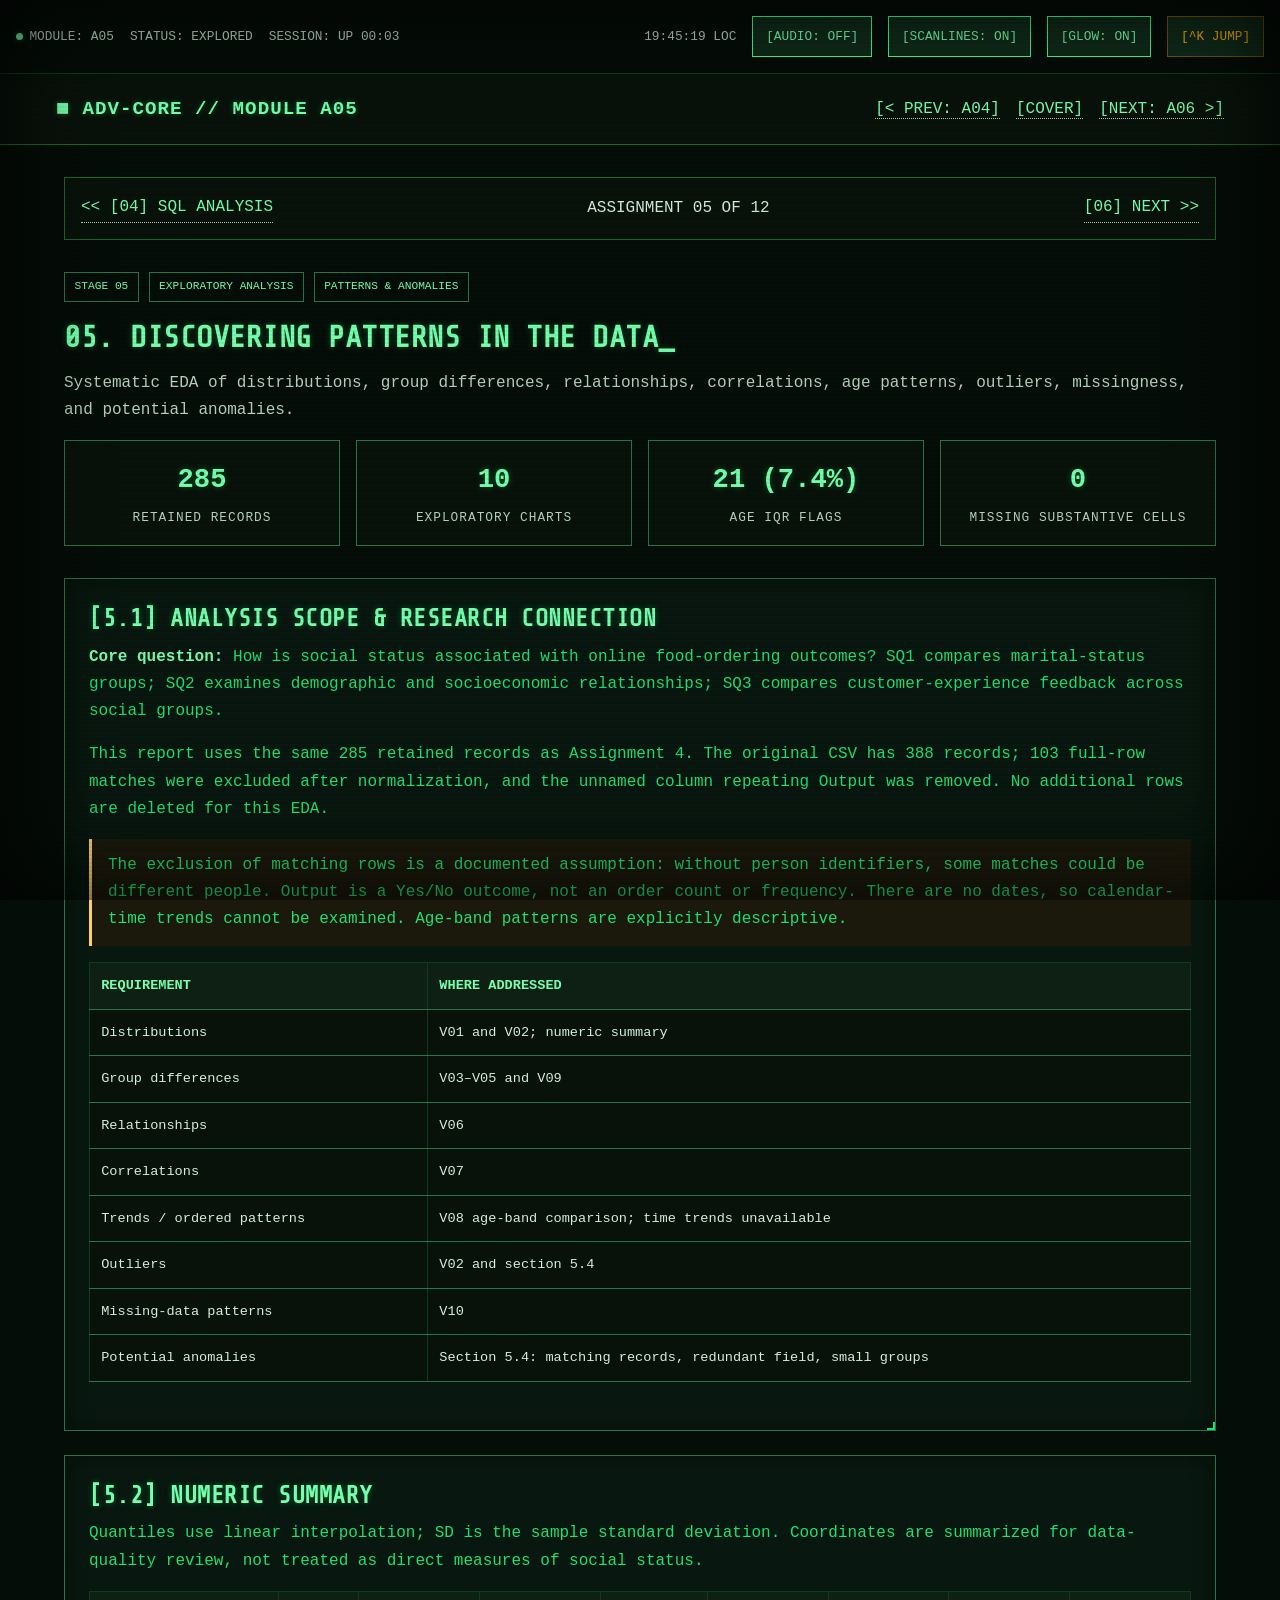
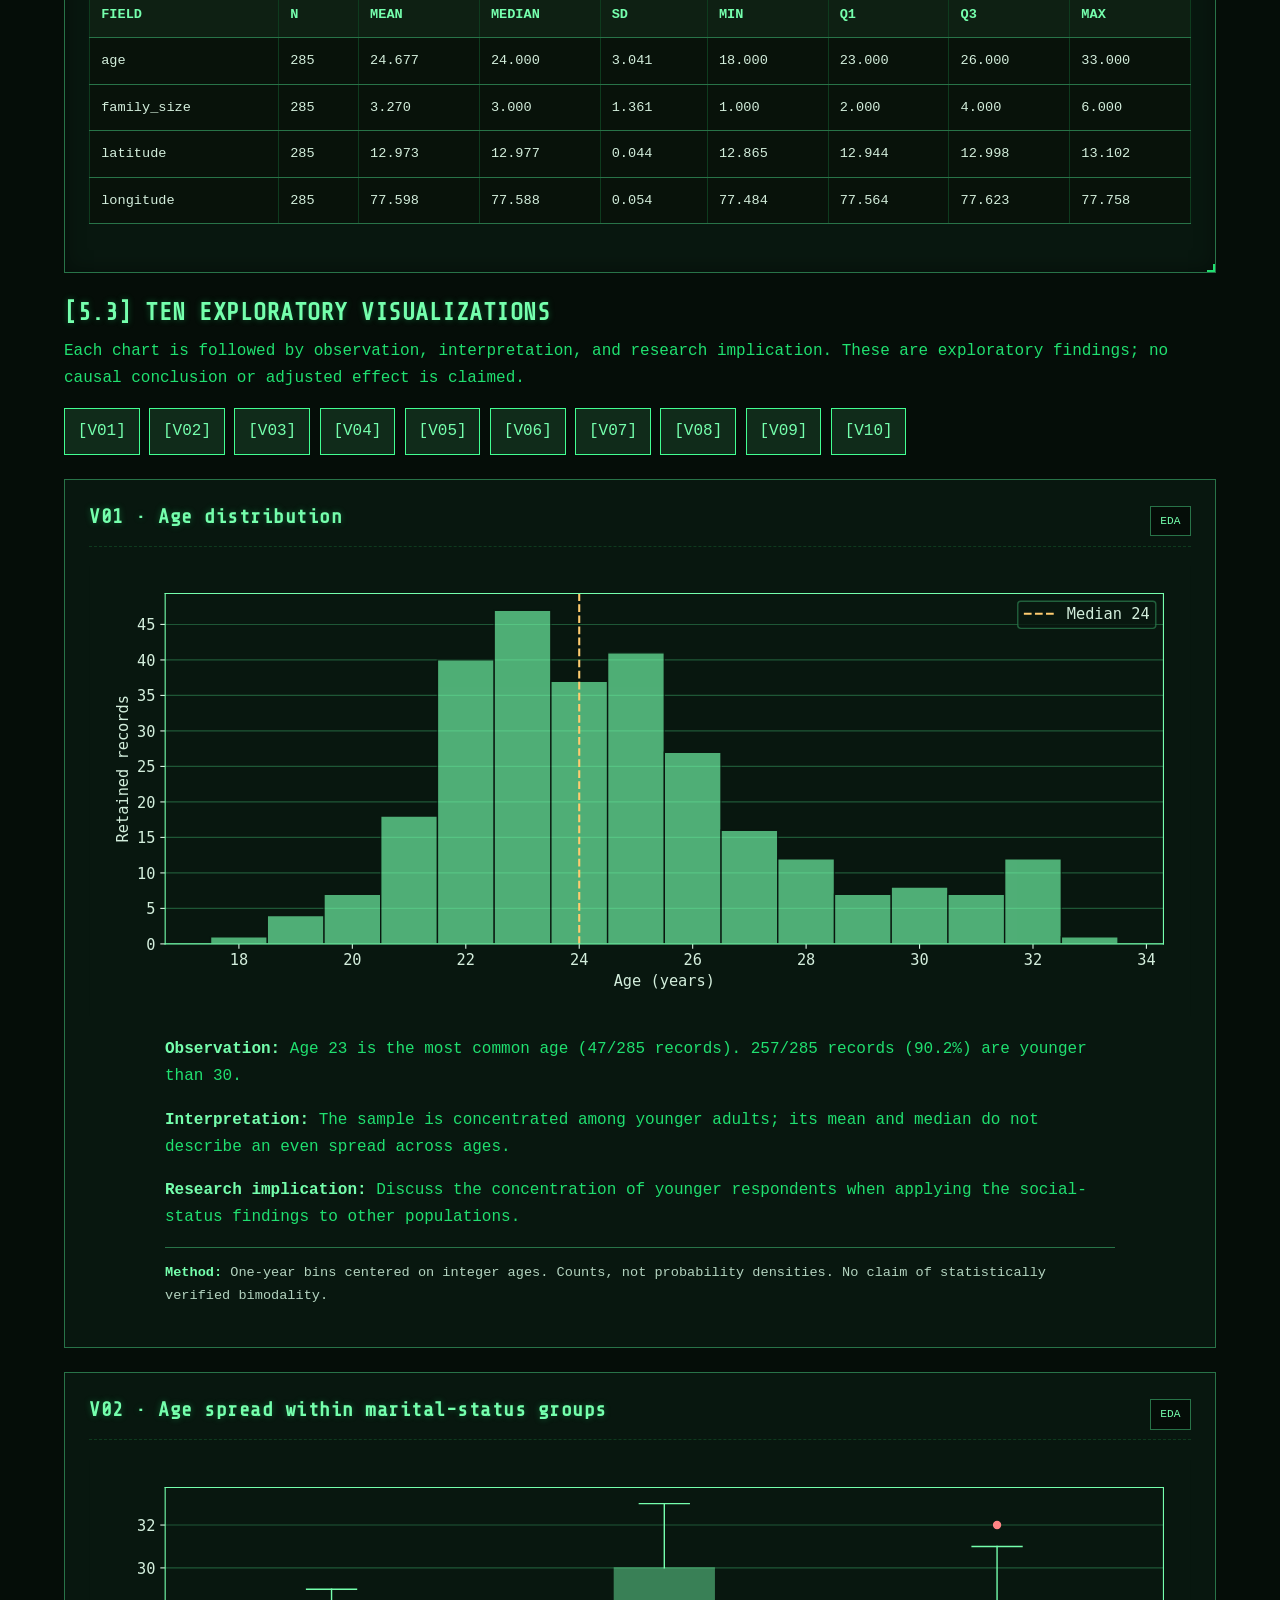
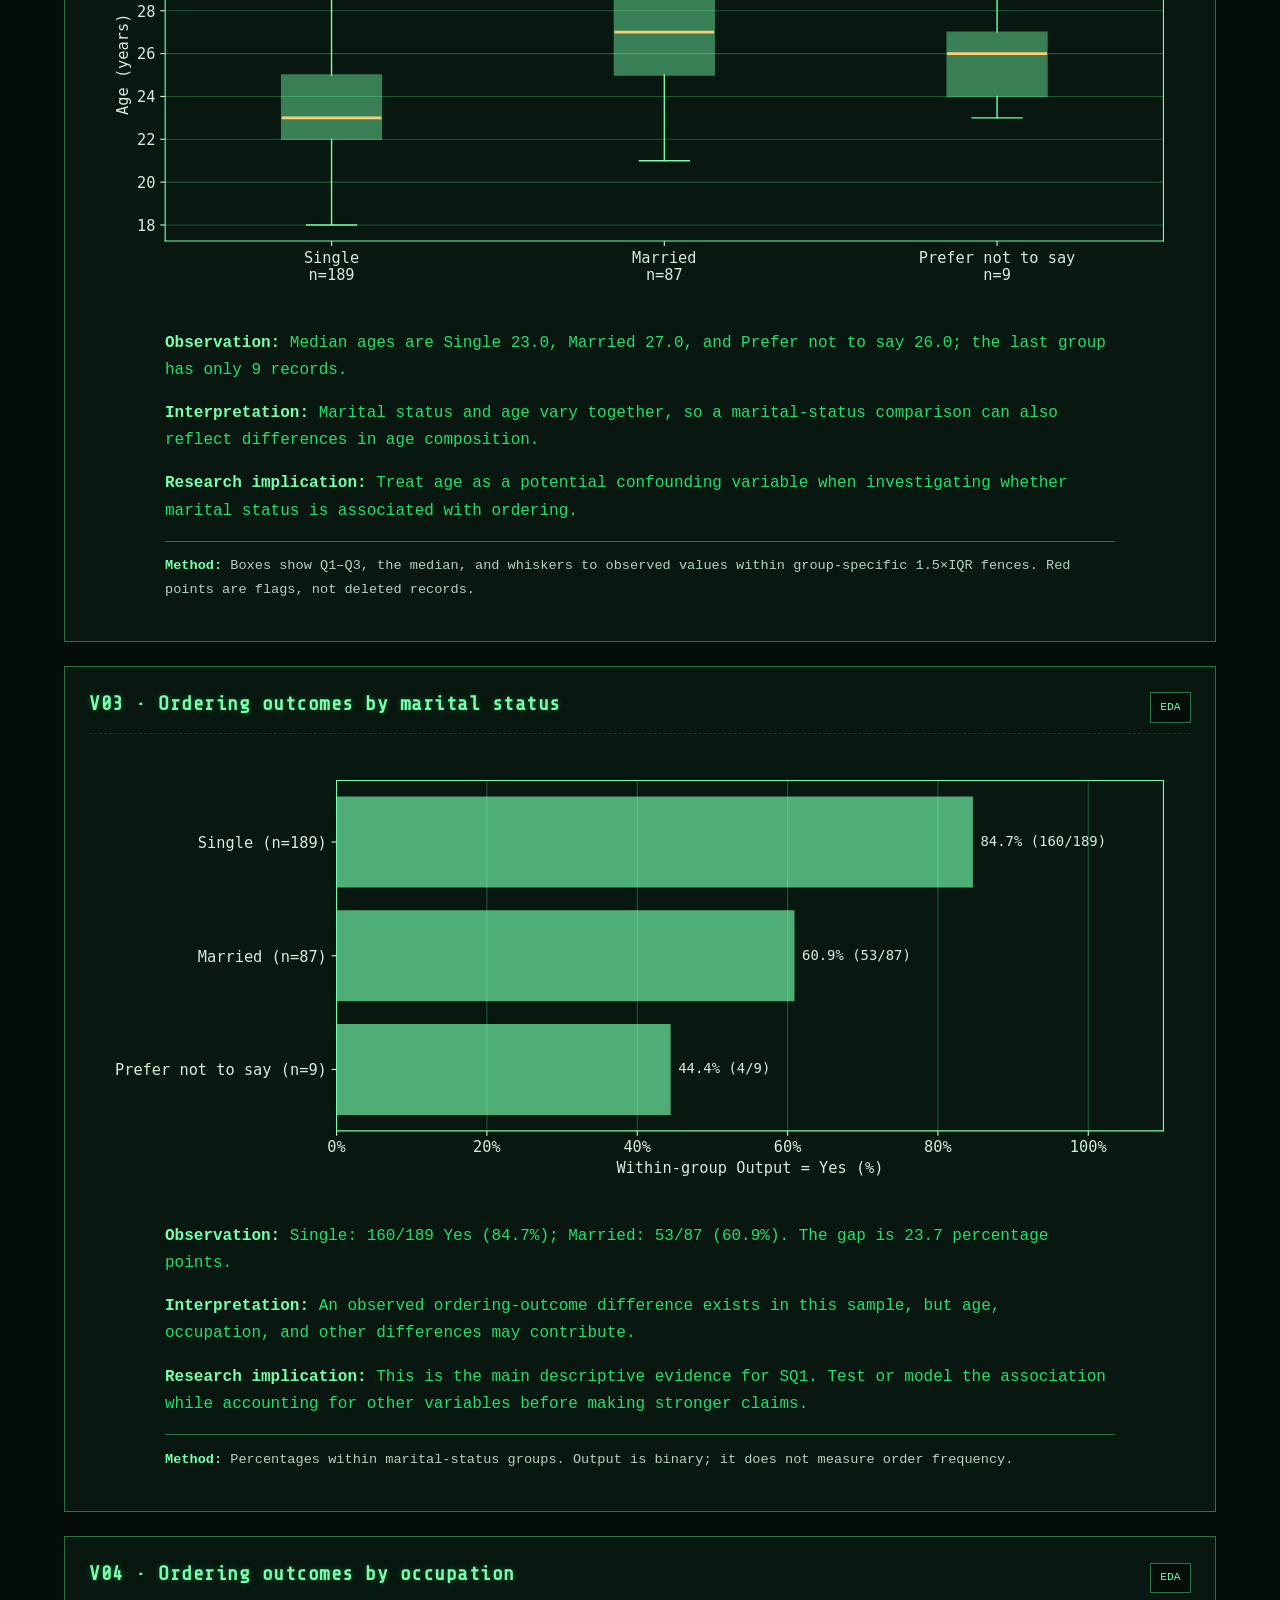
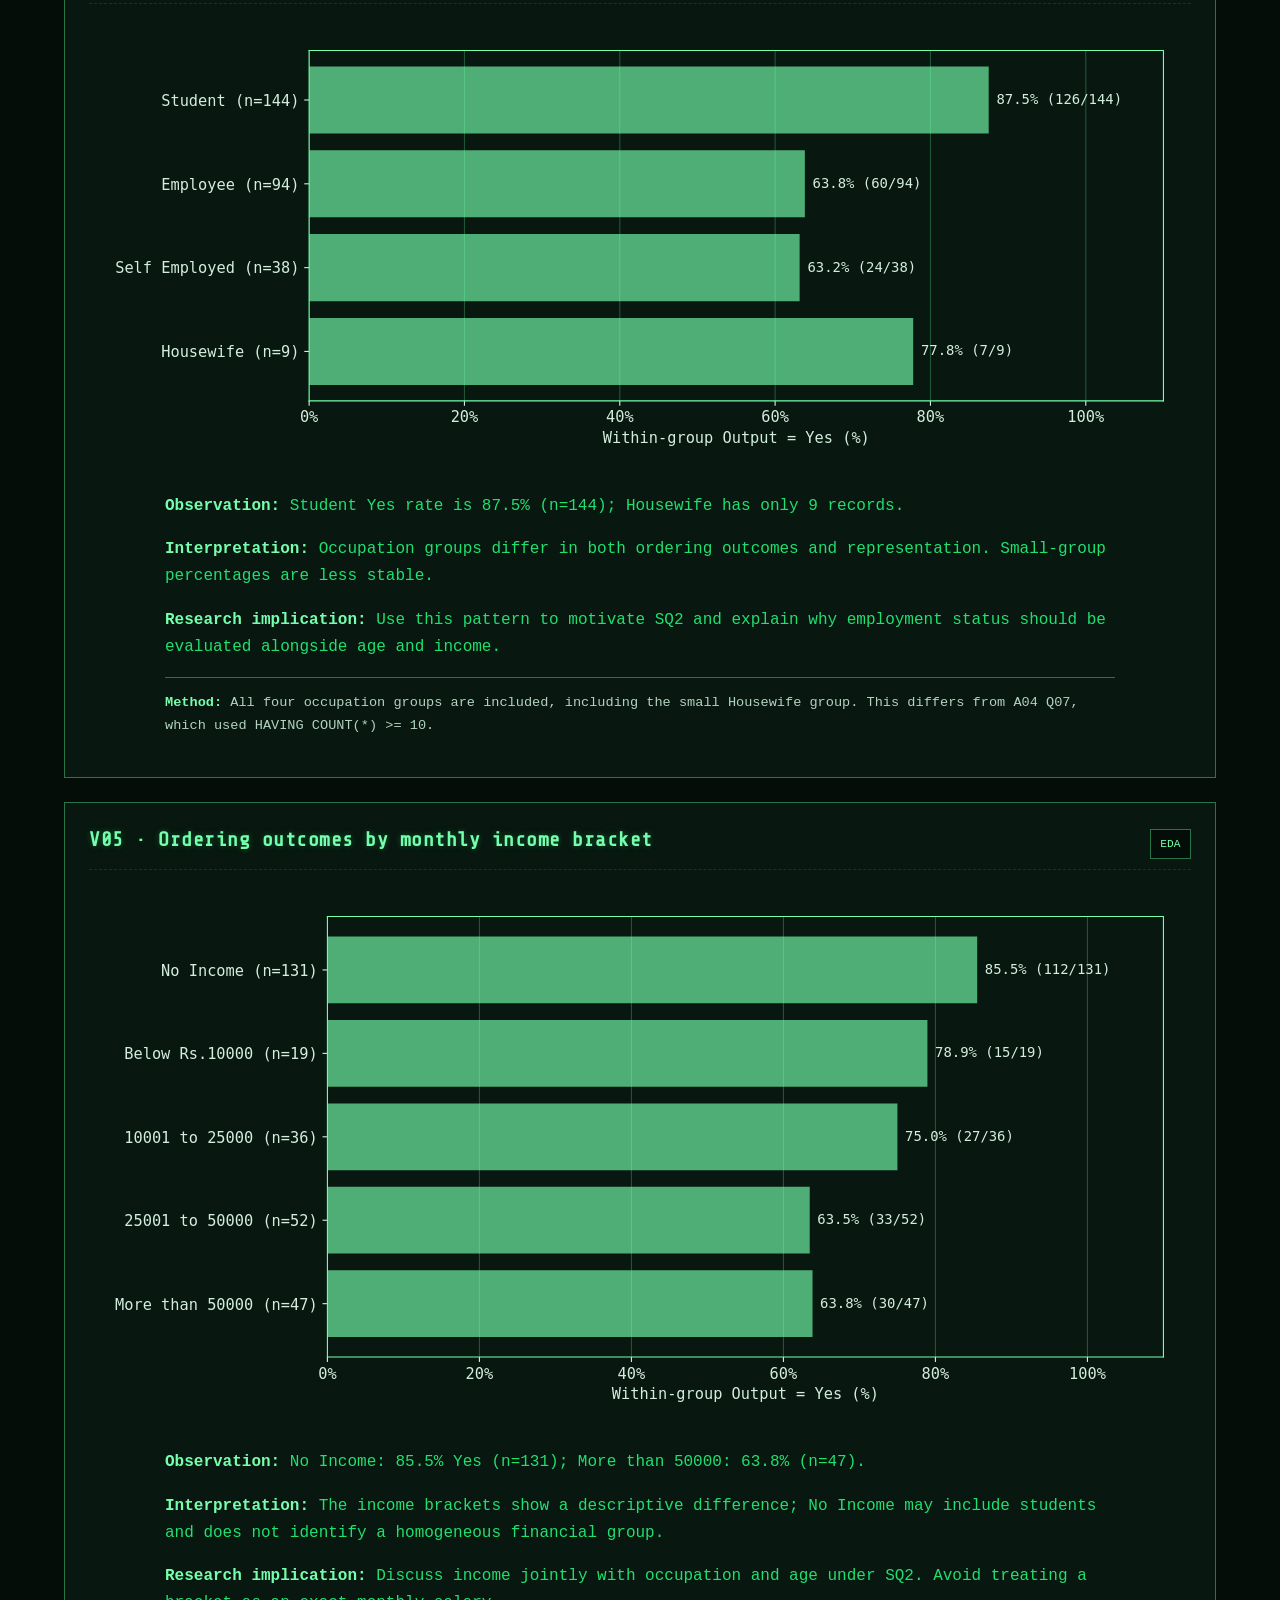
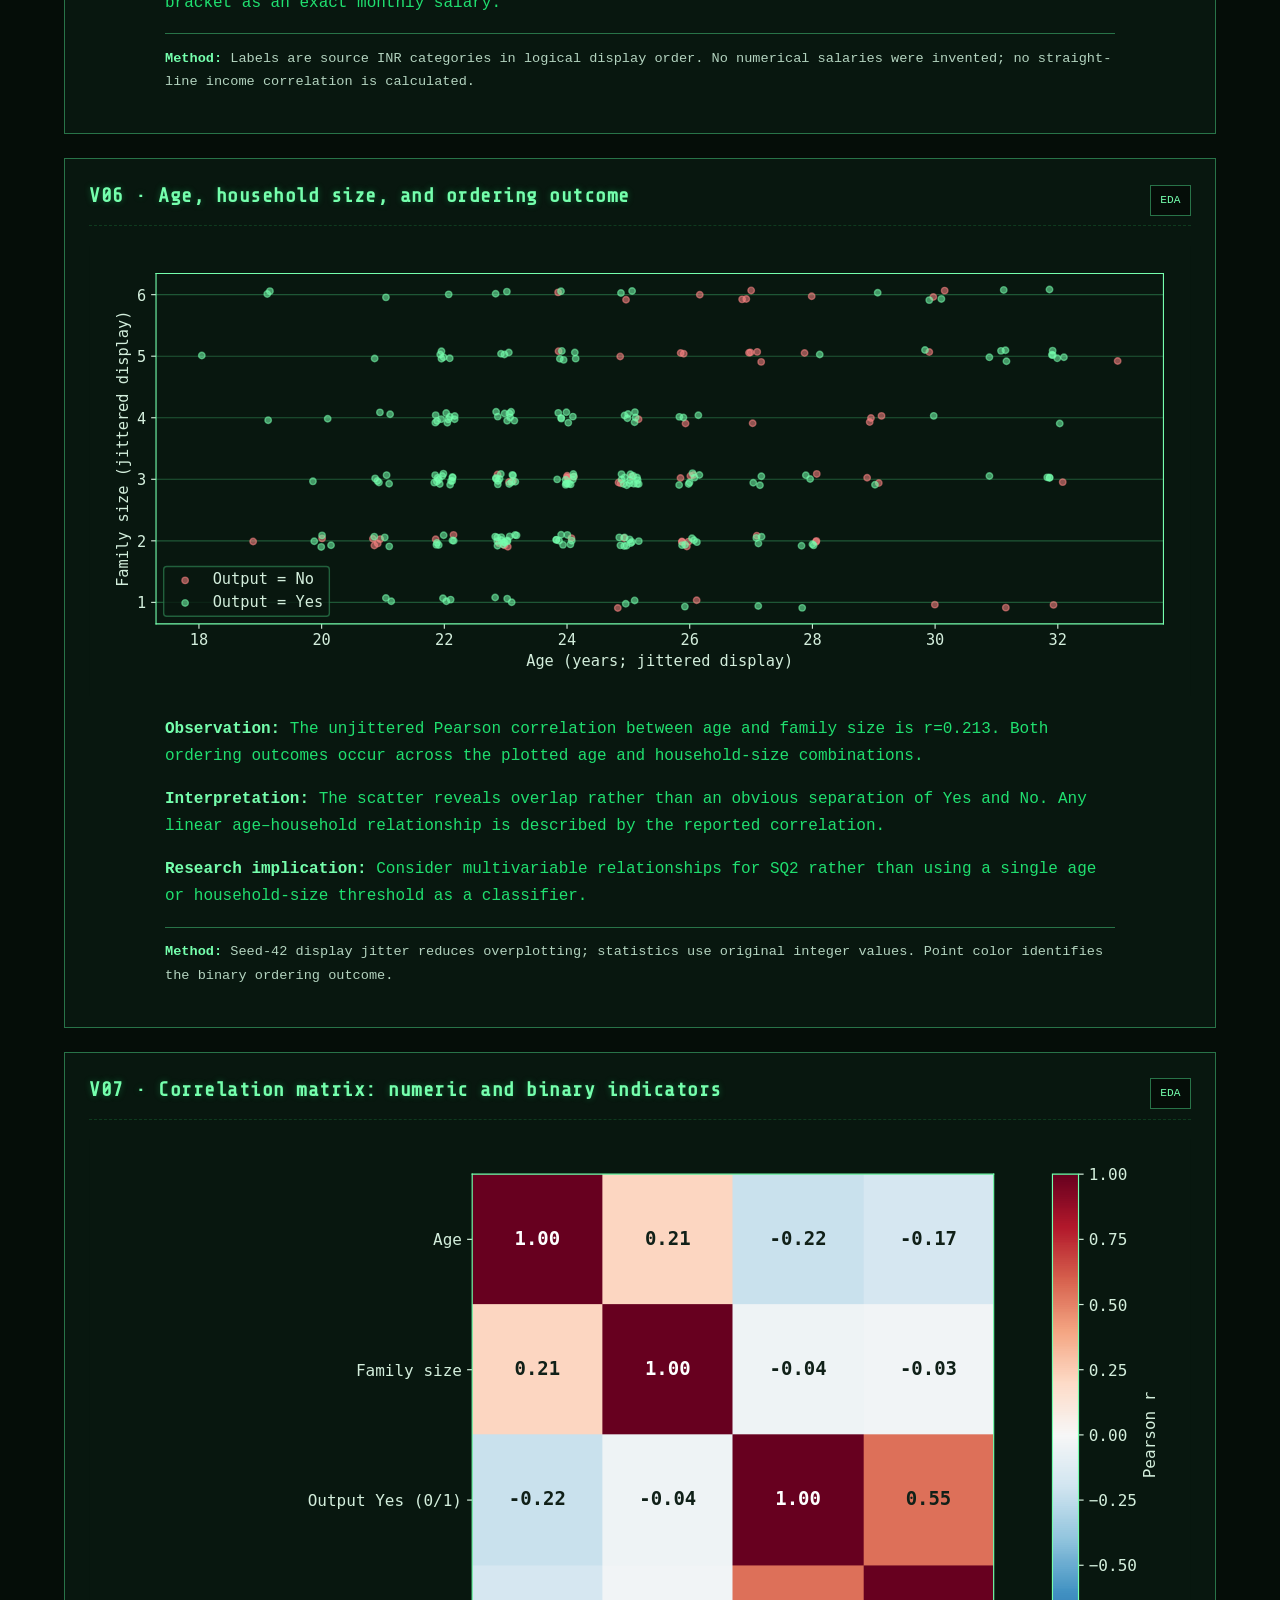
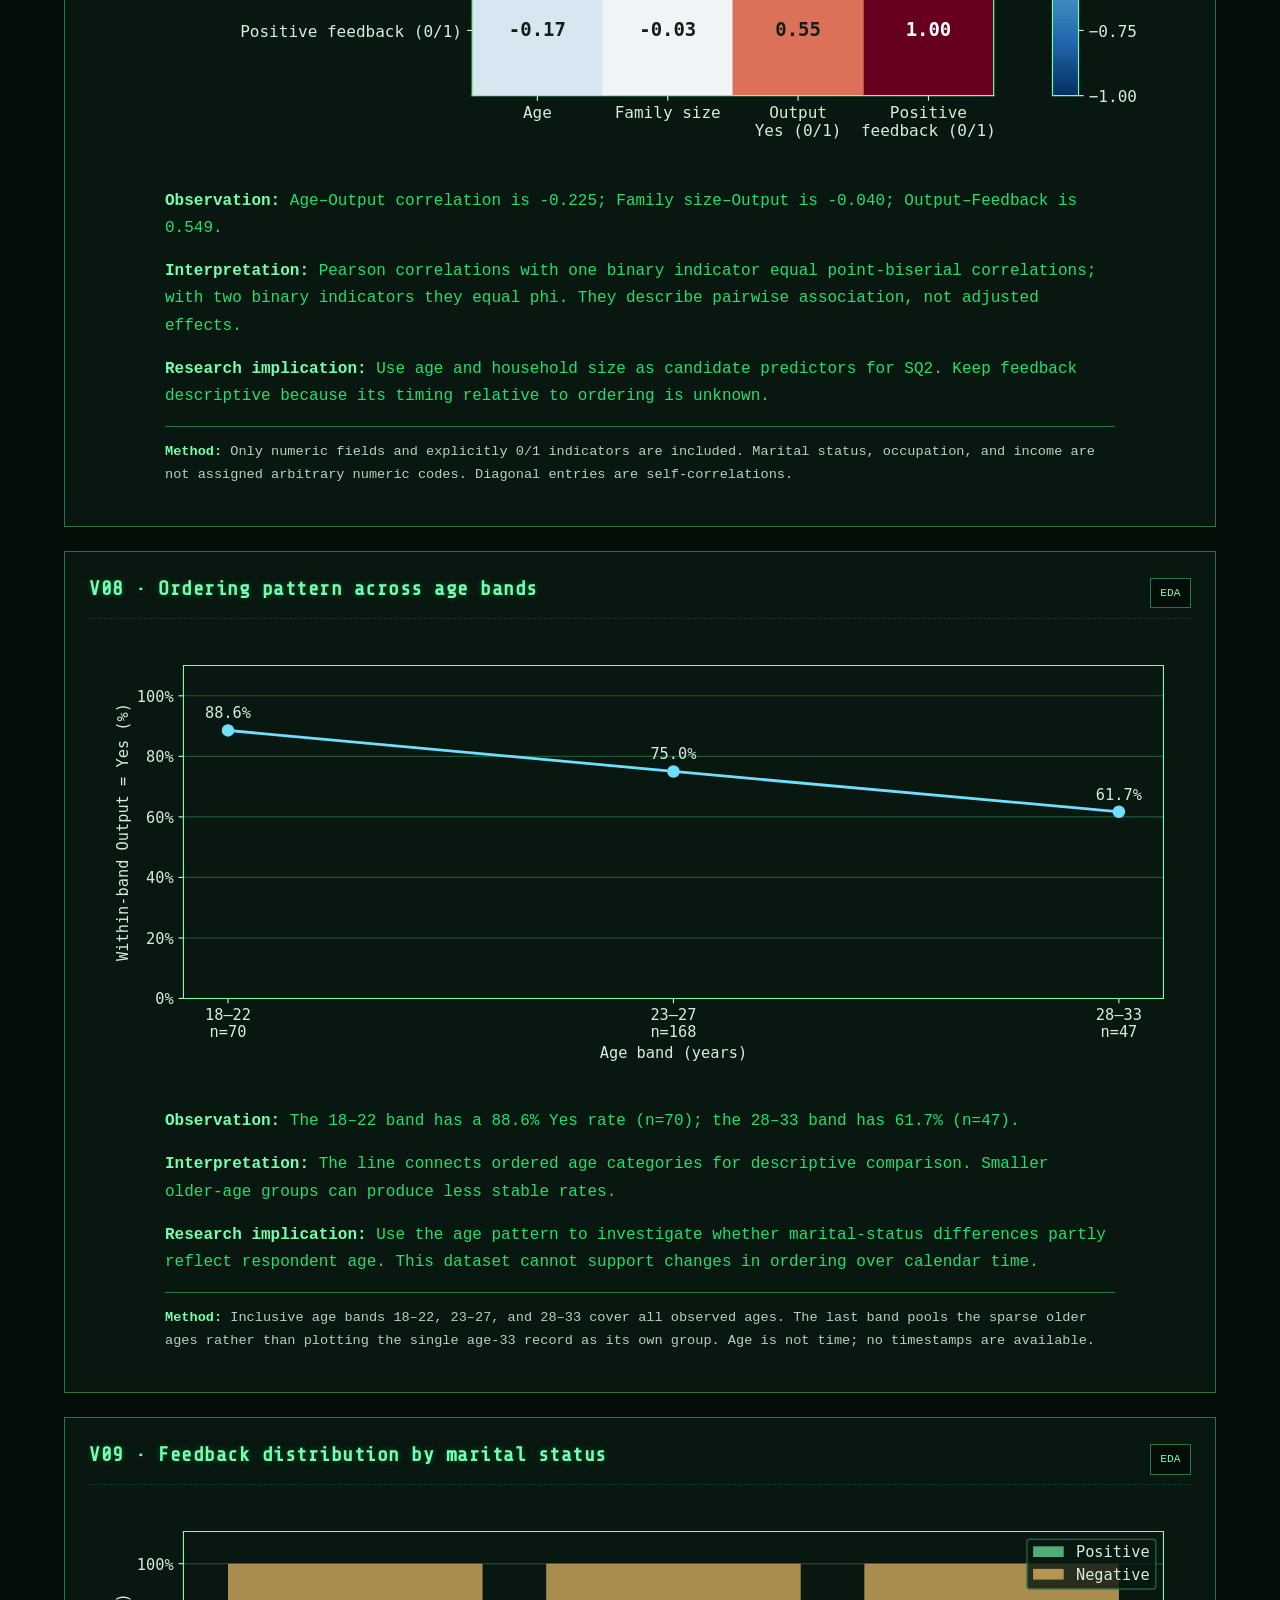
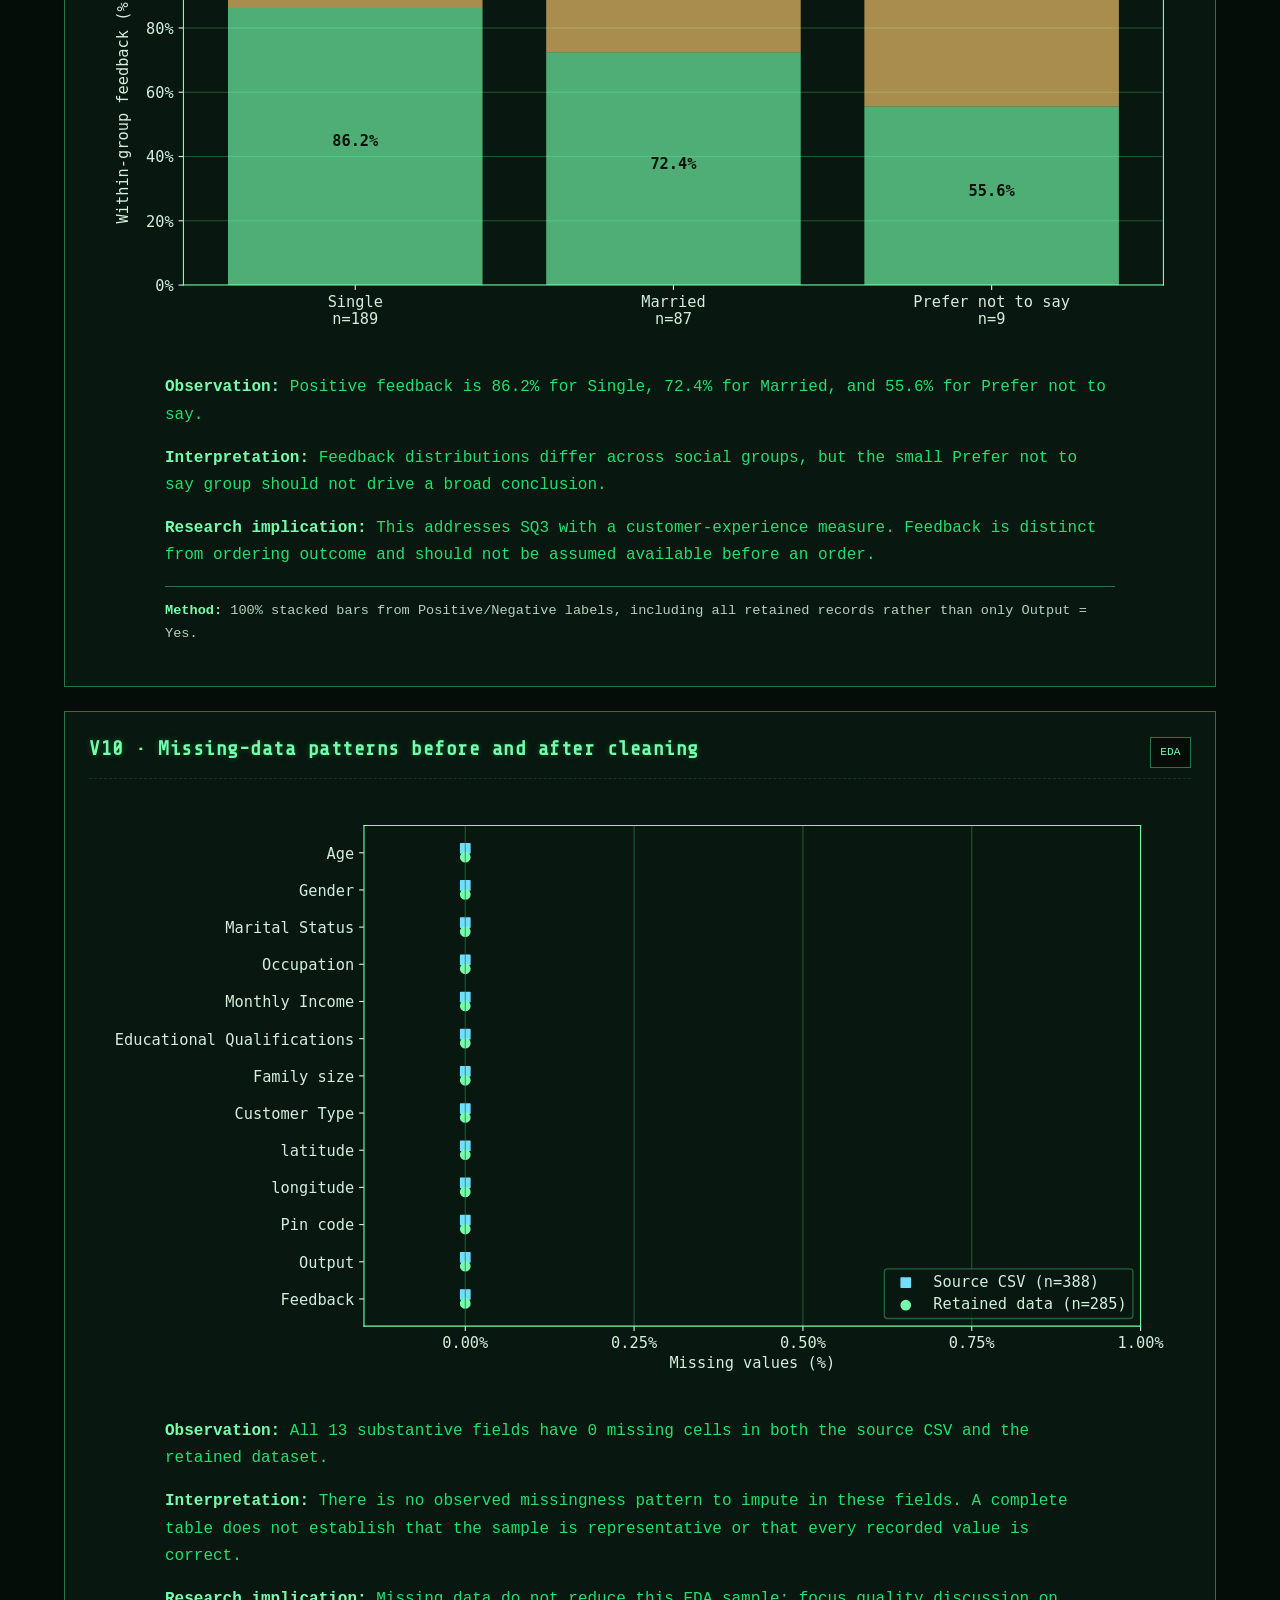
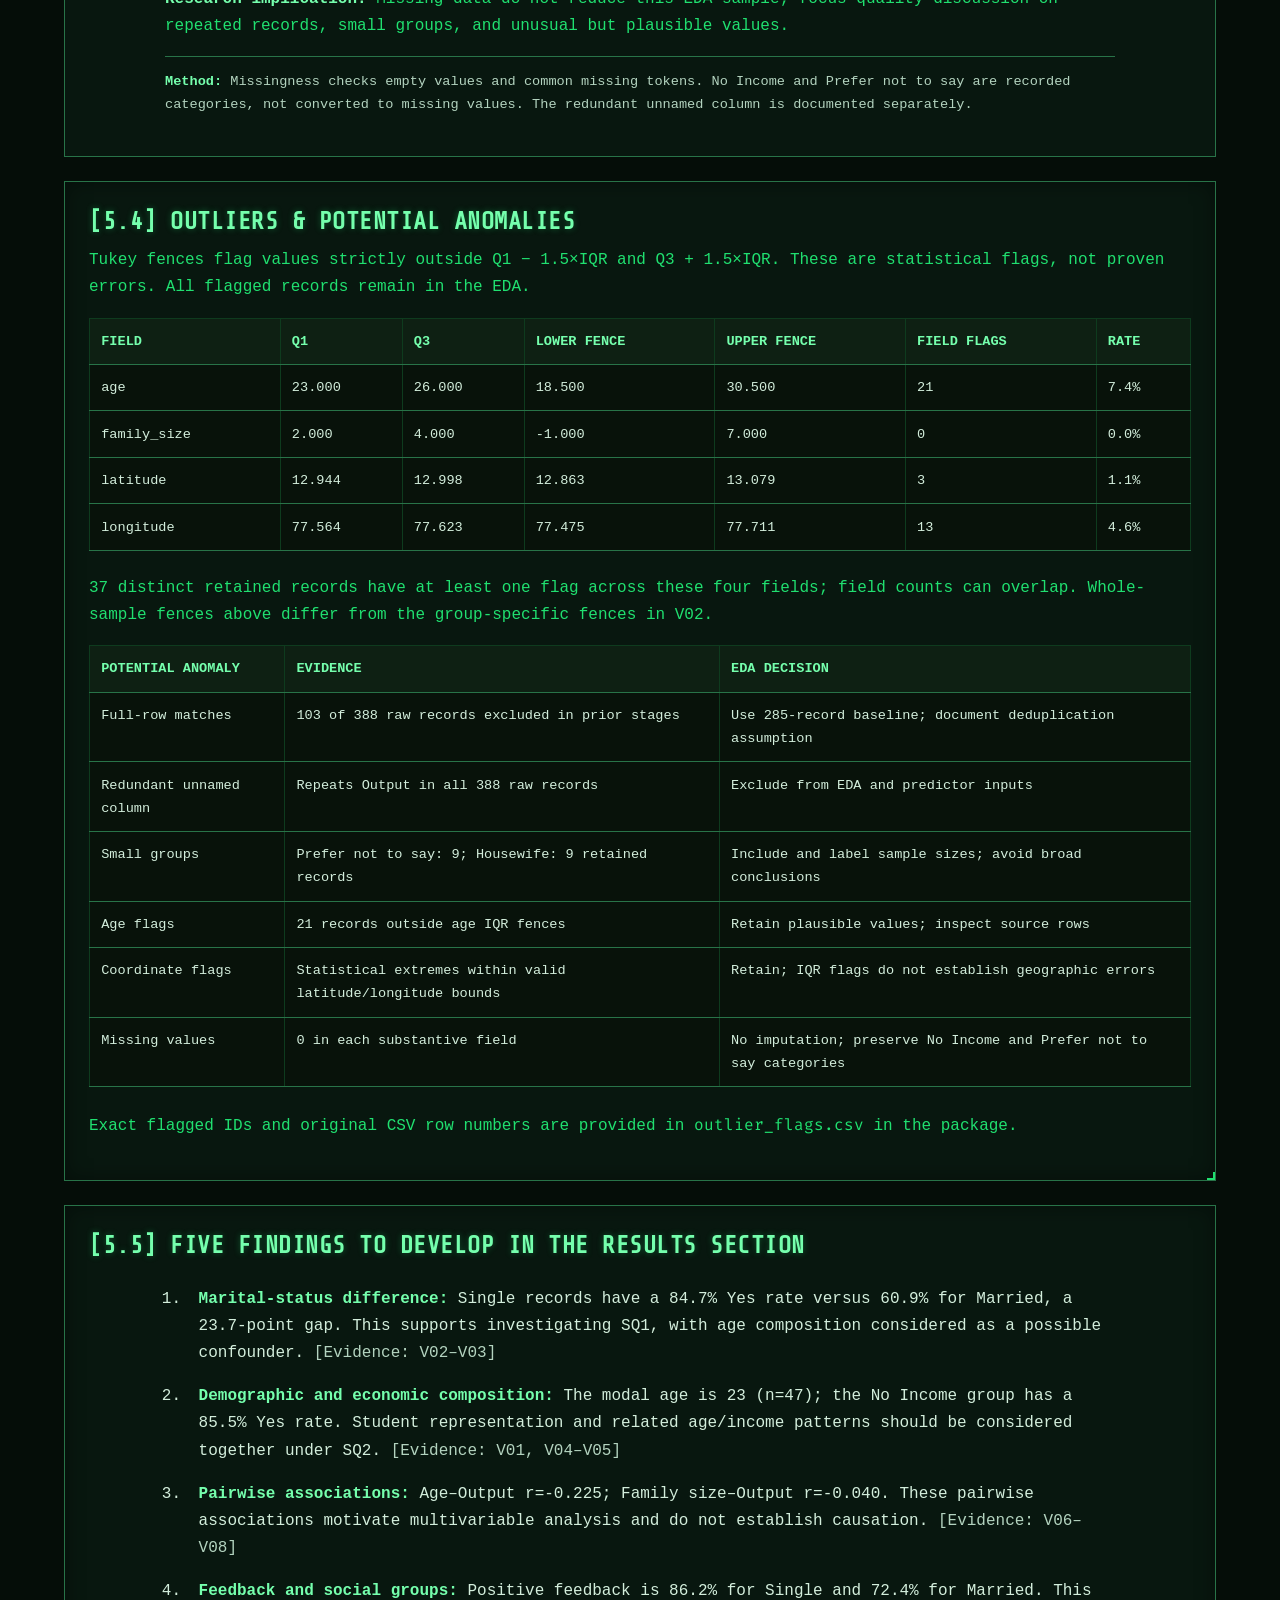
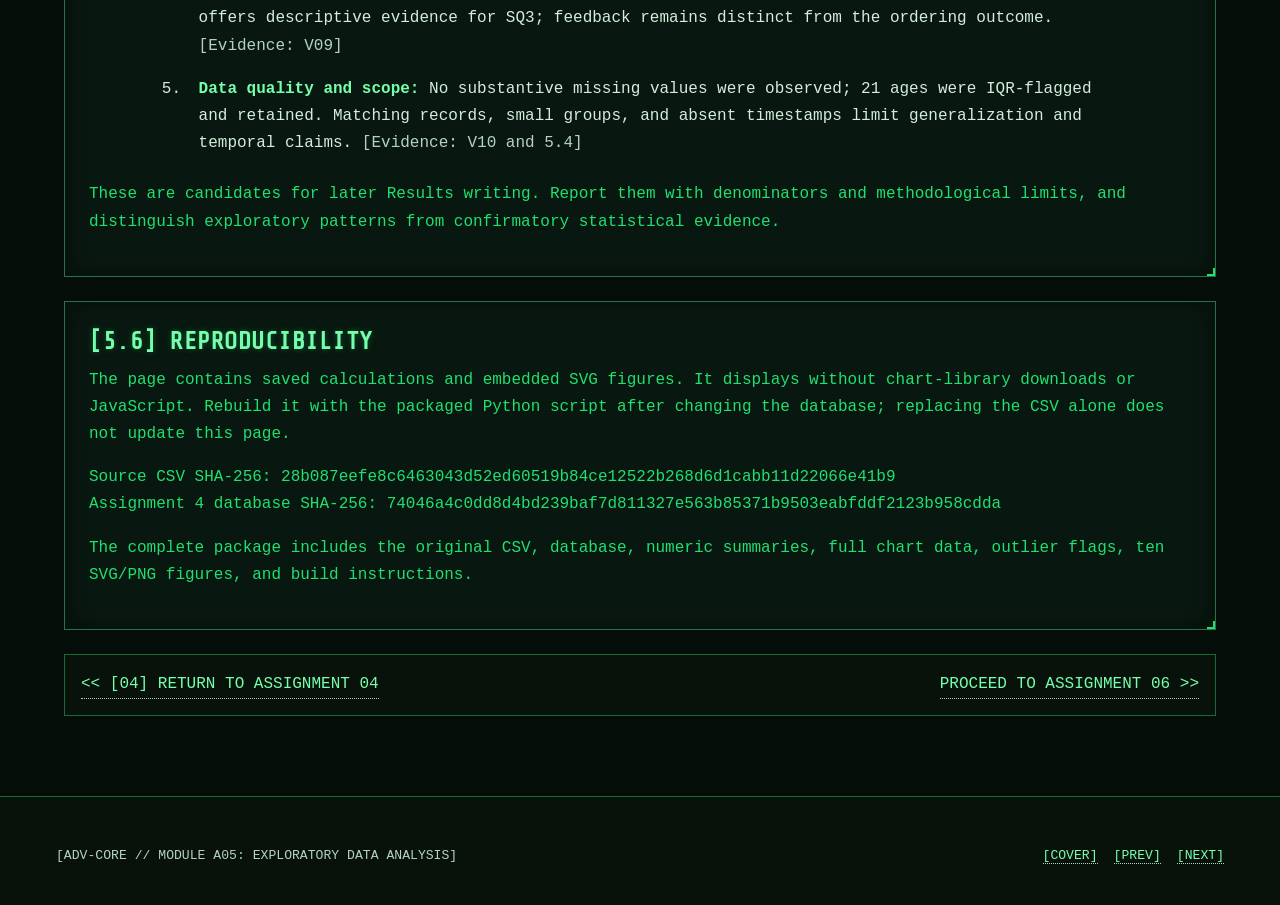
<file: assignments/assignment-05.html>
<!DOCTYPE html><html lang="en"><head><meta charset="UTF-8"><meta name="viewport" content="width=device-width, initial-scale=1"><title>A05: Exploratory Data Analysis // ADV Terminal</title><link rel="stylesheet" href="../assets/css/terminal.css"><style>
:root{--text-bright:#75ffad;--text-muted:#b3d3bf;--text-primary:#d3eedc;--bg-primary:#050d08}*{box-sizing:border-box}body{background:#050d08;color:#d3eedc;font-family:monospace;margin:0;line-height:1.7}a{color:#75ffad}.container{max-width:1200px;margin:auto}.system-status-bar,.navbar,.assignment-nav-bar,.footer-content{display:flex;justify-content:space-between;gap:1rem;flex-wrap:wrap;padding:1rem}.nav-links,.footer-links{display:flex;gap:1rem;list-style:none;flex-wrap:wrap;padding-left:0}.terminal-card,.chart-container-box{border:1px solid #287348;background:#08170f;padding:1.5rem;margin:1.5rem 0}.card-header,.chart-header{display:flex;align-items:center;justify-content:space-between;gap:1rem;flex-wrap:wrap}.card-title,h1,h2,h3{color:#75ffad}.tag,.card-badge{border:1px solid #287348;padding:.3rem .6rem;color:#75ffad}.stat-metric-strip{display:grid;grid-template-columns:repeat(4,minmax(0,1fr));gap:1rem}.metric-card{border:1px solid #287348;padding:1rem;text-align:center}.metric-val{color:#75ffad;font-size:1.7rem;font-weight:bold}.metric-label{color:#b3d3bf;font-size:.8rem}.table-responsive{overflow:auto;max-width:100%}.terminal-table{width:100%;border-collapse:collapse;font-size:.85rem}.terminal-table th,.terminal-table td{padding:.7rem;text-align:left;border-bottom:1px solid #287348;vertical-align:top}.terminal-table th{color:#75ffad}.terminal-table td{color:#d3eedc}.muted{color:#b3d3bf}.note{border-left:3px solid #ffcc70;padding:.8rem 1rem;background:#1b190c}.chart-wrap{overflow-x:auto;margin:1.2rem 0}.static-chart{min-width:700px;width:100%}.static-chart svg{display:block;width:100%;height:auto}.chart-reading{max-width:950px;margin:1rem auto}.chart-reading strong{color:#75ffad}.chart-method{border-top:1px solid #287348;padding-top:.8rem;color:#b3d3bf;font-size:.85rem}.query-list{display:flex;gap:.6rem;flex-wrap:wrap;margin:1rem 0}.query-list a,.term-btn{background:#102b1a;border:1px solid #42ff92;color:#75ffad;padding:.55rem .8rem;font:inherit;cursor:pointer}.source-note{overflow-wrap:anywhere}.findings{padding-left:1.6rem;max-width:950px;margin:1rem auto}.findings li{padding:.5rem}.findings strong{color:#75ffad}.chart-container-box{scroll-margin-top:1rem}@media(max-width:650px){.stat-metric-strip{grid-template-columns:repeat(2,minmax(0,1fr))}.terminal-card,.chart-container-box{padding:1rem}h1{font-size:1.6rem}main.container{padding:1.3rem .8rem!important}.system-status-bar{font-size:.8rem}}
</style></head><body><div class="crt-overlay"></div><header class="terminal-header"><div class="system-status-bar"><div class="status-group"><span class="status-indicator"><span class="status-dot"></span>MODULE: A05</span> <span>STATUS: EXPLORED</span> <span>SESSION: <span id="terminal-uptime">UP 00:00</span></span></div><div class="status-group"><span id="terminal-clock">00:00:00 LOC</span> <button type="button" class="term-btn" id="btn-toggle-audio">[AUDIO: OFF]</button> <button type="button" class="term-btn" id="btn-toggle-scanlines">[SCANLINES: ON]</button> <button type="button" class="term-btn" id="btn-toggle-glow">[GLOW: ON]</button> <button type="button" class="term-btn amber" id="btn-open-cmd">[^K JUMP]</button></div></div><nav class="navbar container"><a href="../index.html" class="brand"><span class="brand-icon">■</span> ADV-CORE // MODULE A05</a><ul class="nav-links"><li><a href="assignment-04.html">[&lt; PREV: A04]</a></li><li><a href="../index.html">[COVER]</a></li><li><a href="assignment-06.html">[NEXT: A06 &gt;]</a></li></ul></nav></header><main class="container" style="padding:2rem 1.5rem 3rem">
<nav class="assignment-nav-bar"><a href="assignment-04.html">&lt;&lt; [04] SQL ANALYSIS</a><span>ASSIGNMENT 05 OF 12</span><a href="assignment-06.html">[06] NEXT &gt;&gt;</a></nav><section><div class="query-list"><span class="tag">STAGE 05</span><span class="tag">EXPLORATORY ANALYSIS</span><span class="tag">PATTERNS &amp; ANOMALIES</span></div><h1>05. DISCOVERING PATTERNS IN THE DATA<span class="cursor-blink">_</span></h1><p class="muted">Systematic EDA of distributions, group differences, relationships, correlations, age patterns, outliers, missingness, and potential anomalies.</p></section>
<div class="stat-metric-strip"><div class="metric-card"><div class="metric-val">285</div><div class="metric-label">RETAINED RECORDS</div></div><div class="metric-card"><div class="metric-val">10</div><div class="metric-label">EXPLORATORY CHARTS</div></div><div class="metric-card"><div class="metric-val">21 (7.4%)</div><div class="metric-label">AGE IQR FLAGS</div></div><div class="metric-card"><div class="metric-val">0</div><div class="metric-label">MISSING SUBSTANTIVE CELLS</div></div></div>
<article class="terminal-card"><h2>[5.1] ANALYSIS SCOPE &amp; RESEARCH CONNECTION</h2><p><strong>Core question:</strong> How is social status associated with online food-ordering outcomes? SQ1 compares marital-status groups; SQ2 examines demographic and socioeconomic relationships; SQ3 compares customer-experience feedback across social groups.</p><p>This report uses the same 285 retained records as Assignment 4. The original CSV has 388 records; 103 full-row matches were excluded after normalization, and the unnamed column repeating Output was removed. No additional rows are deleted for this EDA.</p><p class="note">The exclusion of matching rows is a documented assumption: without person identifiers, some matches could be different people. Output is a Yes/No outcome, not an order count or frequency. There are no dates, so calendar-time trends cannot be examined. Age-band patterns are explicitly descriptive.</p><div class="table-responsive"><table class="terminal-table"><thead><tr><th>REQUIREMENT</th><th>WHERE ADDRESSED</th></tr></thead><tbody><tr><td>Distributions</td><td>V01 and V02; numeric summary</td></tr><tr><td>Group differences</td><td>V03–V05 and V09</td></tr><tr><td>Relationships</td><td>V06</td></tr><tr><td>Correlations</td><td>V07</td></tr><tr><td>Trends / ordered patterns</td><td>V08 age-band comparison; time trends unavailable</td></tr><tr><td>Outliers</td><td>V02 and section 5.4</td></tr><tr><td>Missing-data patterns</td><td>V10</td></tr><tr><td>Potential anomalies</td><td>Section 5.4: matching records, redundant field, small groups</td></tr></tbody></table></div></article>
<article class="terminal-card"><h2>[5.2] NUMERIC SUMMARY</h2><p>Quantiles use linear interpolation; SD is the sample standard deviation. Coordinates are summarized for data-quality review, not treated as direct measures of social status.</p><div class="table-responsive"><table class="terminal-table"><thead><tr><th>FIELD</th><th>N</th><th>MEAN</th><th>MEDIAN</th><th>SD</th><th>MIN</th><th>Q1</th><th>Q3</th><th>MAX</th></tr></thead><tbody><tr><td>age</td><td>285</td><td>24.677</td><td>24.000</td><td>3.041</td><td>18.000</td><td>23.000</td><td>26.000</td><td>33.000</td></tr><tr><td>family_size</td><td>285</td><td>3.270</td><td>3.000</td><td>1.361</td><td>1.000</td><td>2.000</td><td>4.000</td><td>6.000</td></tr><tr><td>latitude</td><td>285</td><td>12.973</td><td>12.977</td><td>0.044</td><td>12.865</td><td>12.944</td><td>12.998</td><td>13.102</td></tr><tr><td>longitude</td><td>285</td><td>77.598</td><td>77.588</td><td>0.054</td><td>77.484</td><td>77.564</td><td>77.623</td><td>77.758</td></tr></tbody></table></div></article>
<section><h2>[5.3] TEN EXPLORATORY VISUALIZATIONS</h2><p>Each chart is followed by observation, interpretation, and research implication. These are exploratory findings; no causal conclusion or adjusted effect is claimed.</p><nav class="query-list"><a href="#V01">[V01]</a><a href="#V02">[V02]</a><a href="#V03">[V03]</a><a href="#V04">[V04]</a><a href="#V05">[V05]</a><a href="#V06">[V06]</a><a href="#V07">[V07]</a><a href="#V08">[V08]</a><a href="#V09">[V09]</a><a href="#V10">[V10]</a></nav></section>
<section class="chart-container-box" id="V01"><div class="chart-header"><h3>V01 · Age distribution</h3><span class="tag">EDA</span></div><div class="chart-wrap"><div class="static-chart"><svg role="img" aria-labelledby="V01-title" xmlns:xlink="http://www.w3.org/1999/xlink" width="792pt" height="324pt" viewBox="0 0 792 324" xmlns="http://www.w3.org/2000/svg" version="1.1"><title id="V01-title">Age distribution</title>
 <metadata>
  <rdf:RDF xmlns:dc="http://purl.org/dc/elements/1.1/" xmlns:cc="http://creativecommons.org/ns#" xmlns:rdf="http://www.w3.org/1999/02/22-rdf-syntax-ns#">
   <cc:Work>
    <dc:type rdf:resource="http://purl.org/dc/dcmitype/StillImage"/>
    <dc:format>image/svg+xml</dc:format>
    <dc:creator>
     <cc:Agent>
      <dc:title>Matplotlib v3.10.8, https://matplotlib.org/</dc:title>
     </cc:Agent>
    </dc:creator>
   </cc:Work>
  </rdf:RDF>
 </metadata>
 <defs>
  <style type="text/css">*{stroke-linejoin: round; stroke-linecap: butt}</style>
 </defs>
 <g id="V01-figure_1">
  <g id="V01-patch_1">
   <path d="M 0 324 
L 792 324 
L 792 0 
L 0 0 
z
" style="fill: #08170f"/>
  </g>
  <g id="V01-axes_1">
   <g id="V01-patch_2">
    <path d="M 54.74 271.6 
L 772.2 271.6 
L 772.2 19.8 
L 54.74 19.8 
z
" style="fill: #08170f"/>
   </g>
   <g id="V01-matplotlib.axis_1">
    <g id="V01-xtick_1">
     <g id="V01-line2d_1">
      <defs>
       <path id="V01-mc45ce3ad63" d="M 0 0 
L 0 3.5 
" style="stroke: #d3eedc; stroke-width: 0.8"/>
      </defs>
      <g>
       <use xlink:href="#V01-mc45ce3ad63" x="107.734205" y="271.6" style="fill: #d3eedc; stroke: #d3eedc; stroke-width: 0.8"/>
      </g>
     </g>
     <g id="V01-text_1">
      <text style="font-size: 11px; font-family: 'DejaVu Sans Mono'; text-anchor: middle; fill: #d3eedc" x="107.734205" y="287.016719" transform="rotate(-0 107.734205 287.016719)">18</text>
     </g>
    </g>
    <g id="V01-xtick_2">
     <g id="V01-line2d_2">
      <g>
       <use xlink:href="#V01-mc45ce3ad63" x="189.26375" y="271.6" style="fill: #d3eedc; stroke: #d3eedc; stroke-width: 0.8"/>
      </g>
     </g>
     <g id="V01-text_2">
      <text style="font-size: 11px; font-family: 'DejaVu Sans Mono'; text-anchor: middle; fill: #d3eedc" x="189.26375" y="287.016719" transform="rotate(-0 189.26375 287.016719)">20</text>
     </g>
    </g>
    <g id="V01-xtick_3">
     <g id="V01-line2d_3">
      <g>
       <use xlink:href="#V01-mc45ce3ad63" x="270.793295" y="271.6" style="fill: #d3eedc; stroke: #d3eedc; stroke-width: 0.8"/>
      </g>
     </g>
     <g id="V01-text_3">
      <text style="font-size: 11px; font-family: 'DejaVu Sans Mono'; text-anchor: middle; fill: #d3eedc" x="270.793295" y="287.016719" transform="rotate(-0 270.793295 287.016719)">22</text>
     </g>
    </g>
    <g id="V01-xtick_4">
     <g id="V01-line2d_4">
      <g>
       <use xlink:href="#V01-mc45ce3ad63" x="352.322841" y="271.6" style="fill: #d3eedc; stroke: #d3eedc; stroke-width: 0.8"/>
      </g>
     </g>
     <g id="V01-text_4">
      <text style="font-size: 11px; font-family: 'DejaVu Sans Mono'; text-anchor: middle; fill: #d3eedc" x="352.322841" y="287.016719" transform="rotate(-0 352.322841 287.016719)">24</text>
     </g>
    </g>
    <g id="V01-xtick_5">
     <g id="V01-line2d_5">
      <g>
       <use xlink:href="#V01-mc45ce3ad63" x="433.852386" y="271.6" style="fill: #d3eedc; stroke: #d3eedc; stroke-width: 0.8"/>
      </g>
     </g>
     <g id="V01-text_5">
      <text style="font-size: 11px; font-family: 'DejaVu Sans Mono'; text-anchor: middle; fill: #d3eedc" x="433.852386" y="287.016719" transform="rotate(-0 433.852386 287.016719)">26</text>
     </g>
    </g>
    <g id="V01-xtick_6">
     <g id="V01-line2d_6">
      <g>
       <use xlink:href="#V01-mc45ce3ad63" x="515.381932" y="271.6" style="fill: #d3eedc; stroke: #d3eedc; stroke-width: 0.8"/>
      </g>
     </g>
     <g id="V01-text_6">
      <text style="font-size: 11px; font-family: 'DejaVu Sans Mono'; text-anchor: middle; fill: #d3eedc" x="515.381932" y="287.016719" transform="rotate(-0 515.381932 287.016719)">28</text>
     </g>
    </g>
    <g id="V01-xtick_7">
     <g id="V01-line2d_7">
      <g>
       <use xlink:href="#V01-mc45ce3ad63" x="596.911477" y="271.6" style="fill: #d3eedc; stroke: #d3eedc; stroke-width: 0.8"/>
      </g>
     </g>
     <g id="V01-text_7">
      <text style="font-size: 11px; font-family: 'DejaVu Sans Mono'; text-anchor: middle; fill: #d3eedc" x="596.911477" y="287.016719" transform="rotate(-0 596.911477 287.016719)">30</text>
     </g>
    </g>
    <g id="V01-xtick_8">
     <g id="V01-line2d_8">
      <g>
       <use xlink:href="#V01-mc45ce3ad63" x="678.441023" y="271.6" style="fill: #d3eedc; stroke: #d3eedc; stroke-width: 0.8"/>
      </g>
     </g>
     <g id="V01-text_8">
      <text style="font-size: 11px; font-family: 'DejaVu Sans Mono'; text-anchor: middle; fill: #d3eedc" x="678.441023" y="287.016719" transform="rotate(-0 678.441023 287.016719)">32</text>
     </g>
    </g>
    <g id="V01-xtick_9">
     <g id="V01-line2d_9">
      <g>
       <use xlink:href="#V01-mc45ce3ad63" x="759.970568" y="271.6" style="fill: #d3eedc; stroke: #d3eedc; stroke-width: 0.8"/>
      </g>
     </g>
     <g id="V01-text_9">
      <text style="font-size: 11px; font-family: 'DejaVu Sans Mono'; text-anchor: middle; fill: #d3eedc" x="759.970568" y="287.016719" transform="rotate(-0 759.970568 287.016719)">34</text>
     </g>
    </g>
    <g id="V01-text_10">
     <text style="font-size: 11px; font-family: 'DejaVu Sans Mono'; text-anchor: middle; fill: #d3eedc" x="413.47" y="301.650625" transform="rotate(-0 413.47 301.650625)">Age (years)</text>
    </g>
   </g>
   <g id="V01-matplotlib.axis_2">
    <g id="V01-ytick_1">
     <g id="V01-line2d_10">
      <path d="M 54.74 271.6 
L 772.2 271.6 
" clip-path="url(#V01-pf1c2428e3c)" style="fill: none; stroke: #287348; stroke-opacity: 0.7; stroke-width: 0.8; stroke-linecap: square"/>
     </g>
     <g id="V01-line2d_11">
      <defs>
       <path id="V01-md1b89a104b" d="M 0 0 
L -3.5 0 
" style="stroke: #d3eedc; stroke-width: 0.8"/>
      </defs>
      <g>
       <use xlink:href="#V01-md1b89a104b" x="54.74" y="271.6" style="fill: #d3eedc; stroke: #d3eedc; stroke-width: 0.8"/>
      </g>
     </g>
     <g id="V01-text_11">
      <text style="font-size: 11px; font-family: 'DejaVu Sans Mono'; text-anchor: end; fill: #d3eedc" x="47.74" y="275.808359" transform="rotate(-0 47.74 275.808359)">0</text>
     </g>
    </g>
    <g id="V01-ytick_2">
     <g id="V01-line2d_12">
      <path d="M 54.74 246.088349 
L 772.2 246.088349 
" clip-path="url(#V01-pf1c2428e3c)" style="fill: none; stroke: #287348; stroke-opacity: 0.7; stroke-width: 0.8; stroke-linecap: square"/>
     </g>
     <g id="V01-line2d_13">
      <g>
       <use xlink:href="#V01-md1b89a104b" x="54.74" y="246.088349" style="fill: #d3eedc; stroke: #d3eedc; stroke-width: 0.8"/>
      </g>
     </g>
     <g id="V01-text_12">
      <text style="font-size: 11px; font-family: 'DejaVu Sans Mono'; text-anchor: end; fill: #d3eedc" x="47.74" y="250.296708" transform="rotate(-0 47.74 250.296708)">5</text>
     </g>
    </g>
    <g id="V01-ytick_3">
     <g id="V01-line2d_14">
      <path d="M 54.74 220.576697 
L 772.2 220.576697 
" clip-path="url(#V01-pf1c2428e3c)" style="fill: none; stroke: #287348; stroke-opacity: 0.7; stroke-width: 0.8; stroke-linecap: square"/>
     </g>
     <g id="V01-line2d_15">
      <g>
       <use xlink:href="#V01-md1b89a104b" x="54.74" y="220.576697" style="fill: #d3eedc; stroke: #d3eedc; stroke-width: 0.8"/>
      </g>
     </g>
     <g id="V01-text_13">
      <text style="font-size: 11px; font-family: 'DejaVu Sans Mono'; text-anchor: end; fill: #d3eedc" x="47.74" y="224.785056" transform="rotate(-0 47.74 224.785056)">10</text>
     </g>
    </g>
    <g id="V01-ytick_4">
     <g id="V01-line2d_16">
      <path d="M 54.74 195.065046 
L 772.2 195.065046 
" clip-path="url(#V01-pf1c2428e3c)" style="fill: none; stroke: #287348; stroke-opacity: 0.7; stroke-width: 0.8; stroke-linecap: square"/>
     </g>
     <g id="V01-line2d_17">
      <g>
       <use xlink:href="#V01-md1b89a104b" x="54.74" y="195.065046" style="fill: #d3eedc; stroke: #d3eedc; stroke-width: 0.8"/>
      </g>
     </g>
     <g id="V01-text_14">
      <text style="font-size: 11px; font-family: 'DejaVu Sans Mono'; text-anchor: end; fill: #d3eedc" x="47.74" y="199.273405" transform="rotate(-0 47.74 199.273405)">15</text>
     </g>
    </g>
    <g id="V01-ytick_5">
     <g id="V01-line2d_18">
      <path d="M 54.74 169.553394 
L 772.2 169.553394 
" clip-path="url(#V01-pf1c2428e3c)" style="fill: none; stroke: #287348; stroke-opacity: 0.7; stroke-width: 0.8; stroke-linecap: square"/>
     </g>
     <g id="V01-line2d_19">
      <g>
       <use xlink:href="#V01-md1b89a104b" x="54.74" y="169.553394" style="fill: #d3eedc; stroke: #d3eedc; stroke-width: 0.8"/>
      </g>
     </g>
     <g id="V01-text_15">
      <text style="font-size: 11px; font-family: 'DejaVu Sans Mono'; text-anchor: end; fill: #d3eedc" x="47.74" y="173.761753" transform="rotate(-0 47.74 173.761753)">20</text>
     </g>
    </g>
    <g id="V01-ytick_6">
     <g id="V01-line2d_20">
      <path d="M 54.74 144.041743 
L 772.2 144.041743 
" clip-path="url(#V01-pf1c2428e3c)" style="fill: none; stroke: #287348; stroke-opacity: 0.7; stroke-width: 0.8; stroke-linecap: square"/>
     </g>
     <g id="V01-line2d_21">
      <g>
       <use xlink:href="#V01-md1b89a104b" x="54.74" y="144.041743" style="fill: #d3eedc; stroke: #d3eedc; stroke-width: 0.8"/>
      </g>
     </g>
     <g id="V01-text_16">
      <text style="font-size: 11px; font-family: 'DejaVu Sans Mono'; text-anchor: end; fill: #d3eedc" x="47.74" y="148.250102" transform="rotate(-0 47.74 148.250102)">25</text>
     </g>
    </g>
    <g id="V01-ytick_7">
     <g id="V01-line2d_22">
      <path d="M 54.74 118.530091 
L 772.2 118.530091 
" clip-path="url(#V01-pf1c2428e3c)" style="fill: none; stroke: #287348; stroke-opacity: 0.7; stroke-width: 0.8; stroke-linecap: square"/>
     </g>
     <g id="V01-line2d_23">
      <g>
       <use xlink:href="#V01-md1b89a104b" x="54.74" y="118.530091" style="fill: #d3eedc; stroke: #d3eedc; stroke-width: 0.8"/>
      </g>
     </g>
     <g id="V01-text_17">
      <text style="font-size: 11px; font-family: 'DejaVu Sans Mono'; text-anchor: end; fill: #d3eedc" x="47.74" y="122.738451" transform="rotate(-0 47.74 122.738451)">30</text>
     </g>
    </g>
    <g id="V01-ytick_8">
     <g id="V01-line2d_24">
      <path d="M 54.74 93.01844 
L 772.2 93.01844 
" clip-path="url(#V01-pf1c2428e3c)" style="fill: none; stroke: #287348; stroke-opacity: 0.7; stroke-width: 0.8; stroke-linecap: square"/>
     </g>
     <g id="V01-line2d_25">
      <g>
       <use xlink:href="#V01-md1b89a104b" x="54.74" y="93.01844" style="fill: #d3eedc; stroke: #d3eedc; stroke-width: 0.8"/>
      </g>
     </g>
     <g id="V01-text_18">
      <text style="font-size: 11px; font-family: 'DejaVu Sans Mono'; text-anchor: end; fill: #d3eedc" x="47.74" y="97.226799" transform="rotate(-0 47.74 97.226799)">35</text>
     </g>
    </g>
    <g id="V01-ytick_9">
     <g id="V01-line2d_26">
      <path d="M 54.74 67.506788 
L 772.2 67.506788 
" clip-path="url(#V01-pf1c2428e3c)" style="fill: none; stroke: #287348; stroke-opacity: 0.7; stroke-width: 0.8; stroke-linecap: square"/>
     </g>
     <g id="V01-line2d_27">
      <g>
       <use xlink:href="#V01-md1b89a104b" x="54.74" y="67.506788" style="fill: #d3eedc; stroke: #d3eedc; stroke-width: 0.8"/>
      </g>
     </g>
     <g id="V01-text_19">
      <text style="font-size: 11px; font-family: 'DejaVu Sans Mono'; text-anchor: end; fill: #d3eedc" x="47.74" y="71.715148" transform="rotate(-0 47.74 71.715148)">40</text>
     </g>
    </g>
    <g id="V01-ytick_10">
     <g id="V01-line2d_28">
      <path d="M 54.74 41.995137 
L 772.2 41.995137 
" clip-path="url(#V01-pf1c2428e3c)" style="fill: none; stroke: #287348; stroke-opacity: 0.7; stroke-width: 0.8; stroke-linecap: square"/>
     </g>
     <g id="V01-line2d_29">
      <g>
       <use xlink:href="#V01-md1b89a104b" x="54.74" y="41.995137" style="fill: #d3eedc; stroke: #d3eedc; stroke-width: 0.8"/>
      </g>
     </g>
     <g id="V01-text_20">
      <text style="font-size: 11px; font-family: 'DejaVu Sans Mono'; text-anchor: end; fill: #d3eedc" x="47.74" y="46.203496" transform="rotate(-0 47.74 46.203496)">45</text>
     </g>
    </g>
    <g id="V01-text_21">
     <text style="font-size: 11px; font-family: 'DejaVu Sans Mono'; text-anchor: middle; fill: #d3eedc" x="28.207656" y="145.7" transform="rotate(-90 28.207656 145.7)">Retained records</text>
    </g>
   </g>
   <g id="V01-patch_3">
    <path d="M 87.351818 271.6 
L 128.116591 271.6 
L 128.116591 266.49767 
L 87.351818 266.49767 
z
" clip-path="url(#V01-pf1c2428e3c)" style="fill: #75ffad; opacity: 0.65; stroke: #08170f; stroke-linejoin: miter"/>
   </g>
   <g id="V01-patch_4">
    <path d="M 128.116591 271.6 
L 168.881364 271.6 
L 168.881364 251.190679 
L 128.116591 251.190679 
z
" clip-path="url(#V01-pf1c2428e3c)" style="fill: #75ffad; opacity: 0.65; stroke: #08170f; stroke-linejoin: miter"/>
   </g>
   <g id="V01-patch_5">
    <path d="M 168.881364 271.6 
L 209.646136 271.6 
L 209.646136 235.883688 
L 168.881364 235.883688 
z
" clip-path="url(#V01-pf1c2428e3c)" style="fill: #75ffad; opacity: 0.65; stroke: #08170f; stroke-linejoin: miter"/>
   </g>
   <g id="V01-patch_6">
    <path d="M 209.646136 271.6 
L 250.410909 271.6 
L 250.410909 179.758055 
L 209.646136 179.758055 
z
" clip-path="url(#V01-pf1c2428e3c)" style="fill: #75ffad; opacity: 0.65; stroke: #08170f; stroke-linejoin: miter"/>
   </g>
   <g id="V01-patch_7">
    <path d="M 250.410909 271.6 
L 291.175682 271.6 
L 291.175682 67.506788 
L 250.410909 67.506788 
z
" clip-path="url(#V01-pf1c2428e3c)" style="fill: #75ffad; opacity: 0.65; stroke: #08170f; stroke-linejoin: miter"/>
   </g>
   <g id="V01-patch_8">
    <path d="M 291.175682 271.6 
L 331.940455 271.6 
L 331.940455 31.790476 
L 291.175682 31.790476 
z
" clip-path="url(#V01-pf1c2428e3c)" style="fill: #75ffad; opacity: 0.65; stroke: #08170f; stroke-linejoin: miter"/>
   </g>
   <g id="V01-patch_9">
    <path d="M 331.940455 271.6 
L 372.705227 271.6 
L 372.705227 82.813779 
L 331.940455 82.813779 
z
" clip-path="url(#V01-pf1c2428e3c)" style="fill: #75ffad; opacity: 0.65; stroke: #08170f; stroke-linejoin: miter"/>
   </g>
   <g id="V01-patch_10">
    <path d="M 372.705227 271.6 
L 413.47 271.6 
L 413.47 62.404458 
L 372.705227 62.404458 
z
" clip-path="url(#V01-pf1c2428e3c)" style="fill: #75ffad; opacity: 0.65; stroke: #08170f; stroke-linejoin: miter"/>
   </g>
   <g id="V01-patch_11">
    <path d="M 413.47 271.6 
L 454.234773 271.6 
L 454.234773 133.837082 
L 413.47 133.837082 
z
" clip-path="url(#V01-pf1c2428e3c)" style="fill: #75ffad; opacity: 0.65; stroke: #08170f; stroke-linejoin: miter"/>
   </g>
   <g id="V01-patch_12">
    <path d="M 454.234773 271.6 
L 494.999545 271.6 
L 494.999545 189.962715 
L 454.234773 189.962715 
z
" clip-path="url(#V01-pf1c2428e3c)" style="fill: #75ffad; opacity: 0.65; stroke: #08170f; stroke-linejoin: miter"/>
   </g>
   <g id="V01-patch_13">
    <path d="M 494.999545 271.6 
L 535.764318 271.6 
L 535.764318 210.372036 
L 494.999545 210.372036 
z
" clip-path="url(#V01-pf1c2428e3c)" style="fill: #75ffad; opacity: 0.65; stroke: #08170f; stroke-linejoin: miter"/>
   </g>
   <g id="V01-patch_14">
    <path d="M 535.764318 271.6 
L 576.529091 271.6 
L 576.529091 235.883688 
L 535.764318 235.883688 
z
" clip-path="url(#V01-pf1c2428e3c)" style="fill: #75ffad; opacity: 0.65; stroke: #08170f; stroke-linejoin: miter"/>
   </g>
   <g id="V01-patch_15">
    <path d="M 576.529091 271.6 
L 617.293864 271.6 
L 617.293864 230.781358 
L 576.529091 230.781358 
z
" clip-path="url(#V01-pf1c2428e3c)" style="fill: #75ffad; opacity: 0.65; stroke: #08170f; stroke-linejoin: miter"/>
   </g>
   <g id="V01-patch_16">
    <path d="M 617.293864 271.6 
L 658.058636 271.6 
L 658.058636 235.883688 
L 617.293864 235.883688 
z
" clip-path="url(#V01-pf1c2428e3c)" style="fill: #75ffad; opacity: 0.65; stroke: #08170f; stroke-linejoin: miter"/>
   </g>
   <g id="V01-patch_17">
    <path d="M 658.058636 271.6 
L 698.823409 271.6 
L 698.823409 210.372036 
L 658.058636 210.372036 
z
" clip-path="url(#V01-pf1c2428e3c)" style="fill: #75ffad; opacity: 0.65; stroke: #08170f; stroke-linejoin: miter"/>
   </g>
   <g id="V01-patch_18">
    <path d="M 698.823409 271.6 
L 739.588182 271.6 
L 739.588182 266.49767 
L 698.823409 266.49767 
z
" clip-path="url(#V01-pf1c2428e3c)" style="fill: #75ffad; opacity: 0.65; stroke: #08170f; stroke-linejoin: miter"/>
   </g>
   <g id="V01-line2d_30">
    <path d="M 352.322841 271.6 
L 352.322841 19.8 
" clip-path="url(#V01-pf1c2428e3c)" style="fill: none; stroke-dasharray: 5.55,2.4; stroke-dashoffset: 0; stroke: #ffcc70; stroke-width: 1.5"/>
   </g>
   <g id="V01-patch_19">
    <path d="M 54.74 271.6 
L 54.74 19.8 
" style="fill: none; stroke: #75ffad; stroke-width: 0.8; stroke-linejoin: miter; stroke-linecap: square"/>
   </g>
   <g id="V01-patch_20">
    <path d="M 772.2 271.6 
L 772.2 19.8 
" style="fill: none; stroke: #75ffad; stroke-width: 0.8; stroke-linejoin: miter; stroke-linecap: square"/>
   </g>
   <g id="V01-patch_21">
    <path d="M 54.74 271.6 
L 772.2 271.6 
" style="fill: none; stroke: #75ffad; stroke-width: 0.8; stroke-linejoin: miter; stroke-linecap: square"/>
   </g>
   <g id="V01-patch_22">
    <path d="M 54.74 19.8 
L 772.2 19.8 
" style="fill: none; stroke: #75ffad; stroke-width: 0.8; stroke-linejoin: miter; stroke-linecap: square"/>
   </g>
   <g id="V01-legend_1">
    <g id="V01-patch_23">
     <path d="M 669.698906 44.804375 
L 764.5 44.804375 
Q 766.7 44.804375 766.7 42.604375 
L 766.7 27.5 
Q 766.7 25.3 764.5 25.3 
L 669.698906 25.3 
Q 667.498906 25.3 667.498906 27.5 
L 667.498906 42.604375 
Q 667.498906 44.804375 669.698906 44.804375 
z
" style="fill: #08170f; opacity: 0.8; stroke: #287348; stroke-linejoin: miter"/>
    </g>
    <g id="V01-line2d_31">
     <path d="M 671.898906 34.266719 
L 682.898906 34.266719 
L 693.898906 34.266719 
" style="fill: none; stroke-dasharray: 5.55,2.4; stroke-dashoffset: 0; stroke: #ffcc70; stroke-width: 1.5"/>
    </g>
    <g id="V01-text_22">
     <text style="font-size: 11px; font-family: 'DejaVu Sans Mono'; text-anchor: start; fill: #d3eedc" x="702.698906" y="38.116719" transform="rotate(-0 702.698906 38.116719)">Median 24</text>
    </g>
   </g>
  </g>
 </g>
 <defs>
  <clipPath id="V01-pf1c2428e3c">
   <rect x="54.74" y="19.8" width="717.46" height="251.8"/>
  </clipPath>
 </defs>
</svg>
</div></div><div class="chart-reading"><p><strong>Observation:</strong> Age 23 is the most common age (47/285 records). 257/285 records (90.2%) are younger than 30.</p><p><strong>Interpretation:</strong> The sample is concentrated among younger adults; its mean and median do not describe an even spread across ages.</p><p><strong>Research implication:</strong> Discuss the concentration of younger respondents when applying the social-status findings to other populations.</p><p class="chart-method"><strong>Method:</strong> One-year bins centered on integer ages. Counts, not probability densities. No claim of statistically verified bimodality.</p></div></section>
<section class="chart-container-box" id="V02"><div class="chart-header"><h3>V02 · Age spread within marital-status groups</h3><span class="tag">EDA</span></div><div class="chart-wrap"><div class="static-chart"><svg role="img" aria-labelledby="V02-title" xmlns:xlink="http://www.w3.org/1999/xlink" width="792pt" height="324pt" viewBox="0 0 792 324" xmlns="http://www.w3.org/2000/svg" version="1.1"><title id="V02-title">Age spread within marital-status groups</title>
 <metadata>
  <rdf:RDF xmlns:dc="http://purl.org/dc/elements/1.1/" xmlns:cc="http://creativecommons.org/ns#" xmlns:rdf="http://www.w3.org/1999/02/22-rdf-syntax-ns#">
   <cc:Work>
    <dc:type rdf:resource="http://purl.org/dc/dcmitype/StillImage"/>
    <dc:format>image/svg+xml</dc:format>
    <dc:creator>
     <cc:Agent>
      <dc:title>Matplotlib v3.10.8, https://matplotlib.org/</dc:title>
     </cc:Agent>
    </dc:creator>
   </cc:Work>
  </rdf:RDF>
 </metadata>
 <defs>
  <style type="text/css">*{stroke-linejoin: round; stroke-linecap: butt}</style>
 </defs>
 <g id="V02-figure_1">
  <g id="V02-patch_1">
   <path d="M 0 324 
L 792 324 
L 792 0 
L 0 0 
z
" style="fill: #08170f"/>
  </g>
  <g id="V02-axes_1">
   <g id="V02-patch_2">
    <path d="M 54.74 273.872 
L 772.2 273.872 
L 772.2 19.8 
L 54.74 19.8 
z
" style="fill: #08170f"/>
   </g>
   <g id="V02-matplotlib.axis_1">
    <g id="V02-xtick_1">
     <g id="V02-line2d_1">
      <defs>
       <path id="V02-mc45ce3ad63" d="M 0 0 
L 0 3.5 
" style="stroke: #d3eedc; stroke-width: 0.8"/>
      </defs>
      <g>
       <use xlink:href="#V02-mc45ce3ad63" x="174.316667" y="273.872" style="fill: #d3eedc; stroke: #d3eedc; stroke-width: 0.8"/>
      </g>
     </g>
     <g id="V02-text_1">
      <text style="font-size: 11px; font-family: 'DejaVu Sans Mono'; fill: #d3eedc" transform="translate(154.449635 289.288719)">Single</text>
      <text style="font-size: 11px; font-family: 'DejaVu Sans Mono'; fill: #d3eedc" transform="translate(157.760807 301.752063)">n=189</text>
     </g>
    </g>
    <g id="V02-xtick_2">
     <g id="V02-line2d_2">
      <g>
       <use xlink:href="#V02-mc45ce3ad63" x="413.47" y="273.872" style="fill: #d3eedc; stroke: #d3eedc; stroke-width: 0.8"/>
      </g>
     </g>
     <g id="V02-text_2">
      <text style="font-size: 11px; font-family: 'DejaVu Sans Mono'; fill: #d3eedc" transform="translate(390.291797 289.288719)">Married</text>
      <text style="font-size: 11px; font-family: 'DejaVu Sans Mono'; fill: #d3eedc" transform="translate(400.225312 301.676438)">n=87</text>
     </g>
    </g>
    <g id="V02-xtick_3">
     <g id="V02-line2d_3">
      <g>
       <use xlink:href="#V02-mc45ce3ad63" x="652.623333" y="273.872" style="fill: #d3eedc; stroke: #d3eedc; stroke-width: 0.8"/>
      </g>
     </g>
     <g id="V02-text_3">
      <text style="font-size: 11px; font-family: 'DejaVu Sans Mono'; fill: #d3eedc" transform="translate(596.333411 289.288719)">Prefer not to say</text>
      <text style="font-size: 11px; font-family: 'DejaVu Sans Mono'; fill: #d3eedc" transform="translate(642.689818 301.676438)">n=9</text>
     </g>
    </g>
   </g>
   <g id="V02-matplotlib.axis_2">
    <g id="V02-ytick_1">
     <g id="V02-line2d_4">
      <path d="M 54.74 262.323273 
L 772.2 262.323273 
" clip-path="url(#V02-pc32a21b010)" style="fill: none; stroke: #287348; stroke-opacity: 0.7; stroke-width: 0.8; stroke-linecap: square"/>
     </g>
     <g id="V02-line2d_5">
      <defs>
       <path id="V02-md1b89a104b" d="M 0 0 
L -3.5 0 
" style="stroke: #d3eedc; stroke-width: 0.8"/>
      </defs>
      <g>
       <use xlink:href="#V02-md1b89a104b" x="54.74" y="262.323273" style="fill: #d3eedc; stroke: #d3eedc; stroke-width: 0.8"/>
      </g>
     </g>
     <g id="V02-text_4">
      <text style="font-size: 11px; font-family: 'DejaVu Sans Mono'; text-anchor: end; fill: #d3eedc" x="47.74" y="266.531632" transform="rotate(-0 47.74 266.531632)">18</text>
     </g>
    </g>
    <g id="V02-ytick_2">
     <g id="V02-line2d_6">
      <path d="M 54.74 231.526667 
L 772.2 231.526667 
" clip-path="url(#V02-pc32a21b010)" style="fill: none; stroke: #287348; stroke-opacity: 0.7; stroke-width: 0.8; stroke-linecap: square"/>
     </g>
     <g id="V02-line2d_7">
      <g>
       <use xlink:href="#V02-md1b89a104b" x="54.74" y="231.526667" style="fill: #d3eedc; stroke: #d3eedc; stroke-width: 0.8"/>
      </g>
     </g>
     <g id="V02-text_5">
      <text style="font-size: 11px; font-family: 'DejaVu Sans Mono'; text-anchor: end; fill: #d3eedc" x="47.74" y="235.735026" transform="rotate(-0 47.74 235.735026)">20</text>
     </g>
    </g>
    <g id="V02-ytick_3">
     <g id="V02-line2d_8">
      <path d="M 54.74 200.730061 
L 772.2 200.730061 
" clip-path="url(#V02-pc32a21b010)" style="fill: none; stroke: #287348; stroke-opacity: 0.7; stroke-width: 0.8; stroke-linecap: square"/>
     </g>
     <g id="V02-line2d_9">
      <g>
       <use xlink:href="#V02-md1b89a104b" x="54.74" y="200.730061" style="fill: #d3eedc; stroke: #d3eedc; stroke-width: 0.8"/>
      </g>
     </g>
     <g id="V02-text_6">
      <text style="font-size: 11px; font-family: 'DejaVu Sans Mono'; text-anchor: end; fill: #d3eedc" x="47.74" y="204.93842" transform="rotate(-0 47.74 204.93842)">22</text>
     </g>
    </g>
    <g id="V02-ytick_4">
     <g id="V02-line2d_10">
      <path d="M 54.74 169.933455 
L 772.2 169.933455 
" clip-path="url(#V02-pc32a21b010)" style="fill: none; stroke: #287348; stroke-opacity: 0.7; stroke-width: 0.8; stroke-linecap: square"/>
     </g>
     <g id="V02-line2d_11">
      <g>
       <use xlink:href="#V02-md1b89a104b" x="54.74" y="169.933455" style="fill: #d3eedc; stroke: #d3eedc; stroke-width: 0.8"/>
      </g>
     </g>
     <g id="V02-text_7">
      <text style="font-size: 11px; font-family: 'DejaVu Sans Mono'; text-anchor: end; fill: #d3eedc" x="47.74" y="174.141814" transform="rotate(-0 47.74 174.141814)">24</text>
     </g>
    </g>
    <g id="V02-ytick_5">
     <g id="V02-line2d_12">
      <path d="M 54.74 139.136848 
L 772.2 139.136848 
" clip-path="url(#V02-pc32a21b010)" style="fill: none; stroke: #287348; stroke-opacity: 0.7; stroke-width: 0.8; stroke-linecap: square"/>
     </g>
     <g id="V02-line2d_13">
      <g>
       <use xlink:href="#V02-md1b89a104b" x="54.74" y="139.136848" style="fill: #d3eedc; stroke: #d3eedc; stroke-width: 0.8"/>
      </g>
     </g>
     <g id="V02-text_8">
      <text style="font-size: 11px; font-family: 'DejaVu Sans Mono'; text-anchor: end; fill: #d3eedc" x="47.74" y="143.345208" transform="rotate(-0 47.74 143.345208)">26</text>
     </g>
    </g>
    <g id="V02-ytick_6">
     <g id="V02-line2d_14">
      <path d="M 54.74 108.340242 
L 772.2 108.340242 
" clip-path="url(#V02-pc32a21b010)" style="fill: none; stroke: #287348; stroke-opacity: 0.7; stroke-width: 0.8; stroke-linecap: square"/>
     </g>
     <g id="V02-line2d_15">
      <g>
       <use xlink:href="#V02-md1b89a104b" x="54.74" y="108.340242" style="fill: #d3eedc; stroke: #d3eedc; stroke-width: 0.8"/>
      </g>
     </g>
     <g id="V02-text_9">
      <text style="font-size: 11px; font-family: 'DejaVu Sans Mono'; text-anchor: end; fill: #d3eedc" x="47.74" y="112.548602" transform="rotate(-0 47.74 112.548602)">28</text>
     </g>
    </g>
    <g id="V02-ytick_7">
     <g id="V02-line2d_16">
      <path d="M 54.74 77.543636 
L 772.2 77.543636 
" clip-path="url(#V02-pc32a21b010)" style="fill: none; stroke: #287348; stroke-opacity: 0.7; stroke-width: 0.8; stroke-linecap: square"/>
     </g>
     <g id="V02-line2d_17">
      <g>
       <use xlink:href="#V02-md1b89a104b" x="54.74" y="77.543636" style="fill: #d3eedc; stroke: #d3eedc; stroke-width: 0.8"/>
      </g>
     </g>
     <g id="V02-text_10">
      <text style="font-size: 11px; font-family: 'DejaVu Sans Mono'; text-anchor: end; fill: #d3eedc" x="47.74" y="81.751996" transform="rotate(-0 47.74 81.751996)">30</text>
     </g>
    </g>
    <g id="V02-ytick_8">
     <g id="V02-line2d_18">
      <path d="M 54.74 46.74703 
L 772.2 46.74703 
" clip-path="url(#V02-pc32a21b010)" style="fill: none; stroke: #287348; stroke-opacity: 0.7; stroke-width: 0.8; stroke-linecap: square"/>
     </g>
     <g id="V02-line2d_19">
      <g>
       <use xlink:href="#V02-md1b89a104b" x="54.74" y="46.74703" style="fill: #d3eedc; stroke: #d3eedc; stroke-width: 0.8"/>
      </g>
     </g>
     <g id="V02-text_11">
      <text style="font-size: 11px; font-family: 'DejaVu Sans Mono'; text-anchor: end; fill: #d3eedc" x="47.74" y="50.95539" transform="rotate(-0 47.74 50.95539)">32</text>
     </g>
    </g>
    <g id="V02-text_12">
     <text style="font-size: 11px; font-family: 'DejaVu Sans Mono'; text-anchor: middle; fill: #d3eedc" x="28.132031" y="146.836" transform="rotate(-90 28.132031 146.836)">Age (years)</text>
    </g>
   </g>
   <g id="V02-patch_3">
    <path d="M 138.443667 200.730061 
L 210.189667 200.730061 
L 210.189667 154.535152 
L 138.443667 154.535152 
L 138.443667 200.730061 
z
" clip-path="url(#V02-pc32a21b010)" style="fill: #75ffad; opacity: 0.45; stroke: #75ffad; stroke-linejoin: miter"/>
   </g>
   <g id="V02-line2d_20">
    <path d="M 174.316667 200.730061 
L 174.316667 262.323273 
" clip-path="url(#V02-pc32a21b010)" style="fill: none; stroke: #75ffad; stroke-linecap: square"/>
   </g>
   <g id="V02-line2d_21">
    <path d="M 174.316667 154.535152 
L 174.316667 92.941939 
" clip-path="url(#V02-pc32a21b010)" style="fill: none; stroke: #75ffad; stroke-linecap: square"/>
   </g>
   <g id="V02-line2d_22">
    <path d="M 156.380167 262.323273 
L 192.253167 262.323273 
" clip-path="url(#V02-pc32a21b010)" style="fill: none; stroke: #75ffad; stroke-linecap: square"/>
   </g>
   <g id="V02-line2d_23">
    <path d="M 156.380167 92.941939 
L 192.253167 92.941939 
" clip-path="url(#V02-pc32a21b010)" style="fill: none; stroke: #75ffad; stroke-linecap: square"/>
   </g>
   <g id="V02-line2d_24"/>
   <g id="V02-patch_4">
    <path d="M 377.597 154.535152 
L 449.343 154.535152 
L 449.343 77.543636 
L 377.597 77.543636 
L 377.597 154.535152 
z
" clip-path="url(#V02-pc32a21b010)" style="fill: #75ffad; opacity: 0.45; stroke: #75ffad; stroke-linejoin: miter"/>
   </g>
   <g id="V02-line2d_25">
    <path d="M 413.47 154.535152 
L 413.47 216.128364 
" clip-path="url(#V02-pc32a21b010)" style="fill: none; stroke: #75ffad; stroke-linecap: square"/>
   </g>
   <g id="V02-line2d_26">
    <path d="M 413.47 77.543636 
L 413.47 31.348727 
" clip-path="url(#V02-pc32a21b010)" style="fill: none; stroke: #75ffad; stroke-linecap: square"/>
   </g>
   <g id="V02-line2d_27">
    <path d="M 395.5335 216.128364 
L 431.4065 216.128364 
" clip-path="url(#V02-pc32a21b010)" style="fill: none; stroke: #75ffad; stroke-linecap: square"/>
   </g>
   <g id="V02-line2d_28">
    <path d="M 395.5335 31.348727 
L 431.4065 31.348727 
" clip-path="url(#V02-pc32a21b010)" style="fill: none; stroke: #75ffad; stroke-linecap: square"/>
   </g>
   <g id="V02-line2d_29"/>
   <g id="V02-patch_5">
    <path d="M 616.750333 169.933455 
L 688.496333 169.933455 
L 688.496333 123.738545 
L 616.750333 123.738545 
L 616.750333 169.933455 
z
" clip-path="url(#V02-pc32a21b010)" style="fill: #75ffad; opacity: 0.45; stroke: #75ffad; stroke-linejoin: miter"/>
   </g>
   <g id="V02-line2d_30">
    <path d="M 652.623333 169.933455 
L 652.623333 185.331758 
" clip-path="url(#V02-pc32a21b010)" style="fill: none; stroke: #75ffad; stroke-linecap: square"/>
   </g>
   <g id="V02-line2d_31">
    <path d="M 652.623333 123.738545 
L 652.623333 62.145333 
" clip-path="url(#V02-pc32a21b010)" style="fill: none; stroke: #75ffad; stroke-linecap: square"/>
   </g>
   <g id="V02-line2d_32">
    <path d="M 634.686833 185.331758 
L 670.559833 185.331758 
" clip-path="url(#V02-pc32a21b010)" style="fill: none; stroke: #75ffad; stroke-linecap: square"/>
   </g>
   <g id="V02-line2d_33">
    <path d="M 634.686833 62.145333 
L 670.559833 62.145333 
" clip-path="url(#V02-pc32a21b010)" style="fill: none; stroke: #75ffad; stroke-linecap: square"/>
   </g>
   <g id="V02-line2d_34">
    <defs>
     <path id="V02-me4c50f0dd5" d="M 0 2.5 
C 0.663008 2.5 1.29895 2.236584 1.767767 1.767767 
C 2.236584 1.29895 2.5 0.663008 2.5 0 
C 2.5 -0.663008 2.236584 -1.29895 1.767767 -1.767767 
C 1.29895 -2.236584 0.663008 -2.5 0 -2.5 
C -0.663008 -2.5 -1.29895 -2.236584 -1.767767 -1.767767 
C -2.236584 -1.29895 -2.5 -0.663008 -2.5 0 
C -2.5 0.663008 -2.236584 1.29895 -1.767767 1.767767 
C -1.29895 2.236584 -0.663008 2.5 0 2.5 
z
" style="stroke: #ff8585"/>
    </defs>
    <g clip-path="url(#V02-pc32a21b010)">
     <use xlink:href="#V02-me4c50f0dd5" x="652.623333" y="46.74703" style="fill: #ff8585; stroke: #ff8585"/>
    </g>
   </g>
   <g id="V02-line2d_35">
    <path d="M 138.443667 185.331758 
L 210.189667 185.331758 
" clip-path="url(#V02-pc32a21b010)" style="fill: none; stroke: #ffcc70; stroke-width: 2"/>
   </g>
   <g id="V02-line2d_36">
    <path d="M 377.597 123.738545 
L 449.343 123.738545 
" clip-path="url(#V02-pc32a21b010)" style="fill: none; stroke: #ffcc70; stroke-width: 2"/>
   </g>
   <g id="V02-line2d_37">
    <path d="M 616.750333 139.136848 
L 688.496333 139.136848 
" clip-path="url(#V02-pc32a21b010)" style="fill: none; stroke: #ffcc70; stroke-width: 2"/>
   </g>
   <g id="V02-patch_6">
    <path d="M 54.74 273.872 
L 54.74 19.8 
" style="fill: none; stroke: #75ffad; stroke-width: 0.8; stroke-linejoin: miter; stroke-linecap: square"/>
   </g>
   <g id="V02-patch_7">
    <path d="M 772.2 273.872 
L 772.2 19.8 
" style="fill: none; stroke: #75ffad; stroke-width: 0.8; stroke-linejoin: miter; stroke-linecap: square"/>
   </g>
   <g id="V02-patch_8">
    <path d="M 54.74 273.872 
L 772.2 273.872 
" style="fill: none; stroke: #75ffad; stroke-width: 0.8; stroke-linejoin: miter; stroke-linecap: square"/>
   </g>
   <g id="V02-patch_9">
    <path d="M 54.74 19.8 
L 772.2 19.8 
" style="fill: none; stroke: #75ffad; stroke-width: 0.8; stroke-linejoin: miter; stroke-linecap: square"/>
   </g>
  </g>
 </g>
 <defs>
  <clipPath id="V02-pc32a21b010">
   <rect x="54.74" y="19.8" width="717.46" height="254.072"/>
  </clipPath>
 </defs>
</svg>
</div></div><div class="chart-reading"><p><strong>Observation:</strong> Median ages are Single 23.0, Married 27.0, and Prefer not to say 26.0; the last group has only 9 records.</p><p><strong>Interpretation:</strong> Marital status and age vary together, so a marital-status comparison can also reflect differences in age composition.</p><p><strong>Research implication:</strong> Treat age as a potential confounding variable when investigating whether marital status is associated with ordering.</p><p class="chart-method"><strong>Method:</strong> Boxes show Q1–Q3, the median, and whiskers to observed values within group-specific 1.5×IQR fences. Red points are flags, not deleted records.</p></div></section>
<section class="chart-container-box" id="V03"><div class="chart-header"><h3>V03 · Ordering outcomes by marital status</h3><span class="tag">EDA</span></div><div class="chart-wrap"><div class="static-chart"><svg role="img" aria-labelledby="V03-title" xmlns:xlink="http://www.w3.org/1999/xlink" width="792pt" height="324pt" viewBox="0 0 792 324" xmlns="http://www.w3.org/2000/svg" version="1.1"><title id="V03-title">Ordering outcomes by marital status</title>
 <metadata>
  <rdf:RDF xmlns:dc="http://purl.org/dc/elements/1.1/" xmlns:cc="http://creativecommons.org/ns#" xmlns:rdf="http://www.w3.org/1999/02/22-rdf-syntax-ns#">
   <cc:Work>
    <dc:type rdf:resource="http://purl.org/dc/dcmitype/StillImage"/>
    <dc:format>image/svg+xml</dc:format>
    <dc:creator>
     <cc:Agent>
      <dc:title>Matplotlib v3.10.8, https://matplotlib.org/</dc:title>
     </cc:Agent>
    </dc:creator>
   </cc:Work>
  </rdf:RDF>
 </metadata>
 <defs>
  <style type="text/css">*{stroke-linejoin: round; stroke-linecap: butt}</style>
 </defs>
 <g id="V03-figure_1">
  <g id="V03-patch_1">
   <path d="M 0 324 
L 792 324 
L 792 0 
L 0 0 
z
" style="fill: #08170f"/>
  </g>
  <g id="V03-axes_1">
   <g id="V03-patch_2">
    <path d="M 177.91 271.6 
L 772.2 271.6 
L 772.2 19.8 
L 177.91 19.8 
z
" style="fill: #08170f"/>
   </g>
   <g id="V03-matplotlib.axis_1">
    <g id="V03-xtick_1">
     <g id="V03-line2d_1">
      <path d="M 177.91 271.6 
L 177.91 19.8 
" clip-path="url(#V03-p32164ee176)" style="fill: none; stroke: #287348; stroke-opacity: 0.7; stroke-width: 0.8; stroke-linecap: square"/>
     </g>
     <g id="V03-line2d_2">
      <defs>
       <path id="V03-mc45ce3ad63" d="M 0 0 
L 0 3.5 
" style="stroke: #d3eedc; stroke-width: 0.8"/>
      </defs>
      <g>
       <use xlink:href="#V03-mc45ce3ad63" x="177.91" y="271.6" style="fill: #d3eedc; stroke: #d3eedc; stroke-width: 0.8"/>
      </g>
     </g>
     <g id="V03-text_1">
      <text style="font-size: 11px; font-family: 'DejaVu Sans Mono'; text-anchor: middle; fill: #d3eedc" x="177.91" y="287.016719" transform="rotate(-0 177.91 287.016719)">0%</text>
     </g>
    </g>
    <g id="V03-xtick_2">
     <g id="V03-line2d_3">
      <path d="M 285.962727 271.6 
L 285.962727 19.8 
" clip-path="url(#V03-p32164ee176)" style="fill: none; stroke: #287348; stroke-opacity: 0.7; stroke-width: 0.8; stroke-linecap: square"/>
     </g>
     <g id="V03-line2d_4">
      <g>
       <use xlink:href="#V03-mc45ce3ad63" x="285.962727" y="271.6" style="fill: #d3eedc; stroke: #d3eedc; stroke-width: 0.8"/>
      </g>
     </g>
     <g id="V03-text_2">
      <text style="font-size: 11px; font-family: 'DejaVu Sans Mono'; text-anchor: middle; fill: #d3eedc" x="285.962727" y="287.016719" transform="rotate(-0 285.962727 287.016719)">20%</text>
     </g>
    </g>
    <g id="V03-xtick_3">
     <g id="V03-line2d_5">
      <path d="M 394.015455 271.6 
L 394.015455 19.8 
" clip-path="url(#V03-p32164ee176)" style="fill: none; stroke: #287348; stroke-opacity: 0.7; stroke-width: 0.8; stroke-linecap: square"/>
     </g>
     <g id="V03-line2d_6">
      <g>
       <use xlink:href="#V03-mc45ce3ad63" x="394.015455" y="271.6" style="fill: #d3eedc; stroke: #d3eedc; stroke-width: 0.8"/>
      </g>
     </g>
     <g id="V03-text_3">
      <text style="font-size: 11px; font-family: 'DejaVu Sans Mono'; text-anchor: middle; fill: #d3eedc" x="394.015455" y="287.016719" transform="rotate(-0 394.015455 287.016719)">40%</text>
     </g>
    </g>
    <g id="V03-xtick_4">
     <g id="V03-line2d_7">
      <path d="M 502.068182 271.6 
L 502.068182 19.8 
" clip-path="url(#V03-p32164ee176)" style="fill: none; stroke: #287348; stroke-opacity: 0.7; stroke-width: 0.8; stroke-linecap: square"/>
     </g>
     <g id="V03-line2d_8">
      <g>
       <use xlink:href="#V03-mc45ce3ad63" x="502.068182" y="271.6" style="fill: #d3eedc; stroke: #d3eedc; stroke-width: 0.8"/>
      </g>
     </g>
     <g id="V03-text_4">
      <text style="font-size: 11px; font-family: 'DejaVu Sans Mono'; text-anchor: middle; fill: #d3eedc" x="502.068182" y="287.016719" transform="rotate(-0 502.068182 287.016719)">60%</text>
     </g>
    </g>
    <g id="V03-xtick_5">
     <g id="V03-line2d_9">
      <path d="M 610.120909 271.6 
L 610.120909 19.8 
" clip-path="url(#V03-p32164ee176)" style="fill: none; stroke: #287348; stroke-opacity: 0.7; stroke-width: 0.8; stroke-linecap: square"/>
     </g>
     <g id="V03-line2d_10">
      <g>
       <use xlink:href="#V03-mc45ce3ad63" x="610.120909" y="271.6" style="fill: #d3eedc; stroke: #d3eedc; stroke-width: 0.8"/>
      </g>
     </g>
     <g id="V03-text_5">
      <text style="font-size: 11px; font-family: 'DejaVu Sans Mono'; text-anchor: middle; fill: #d3eedc" x="610.120909" y="287.016719" transform="rotate(-0 610.120909 287.016719)">80%</text>
     </g>
    </g>
    <g id="V03-xtick_6">
     <g id="V03-line2d_11">
      <path d="M 718.173636 271.6 
L 718.173636 19.8 
" clip-path="url(#V03-p32164ee176)" style="fill: none; stroke: #287348; stroke-opacity: 0.7; stroke-width: 0.8; stroke-linecap: square"/>
     </g>
     <g id="V03-line2d_12">
      <g>
       <use xlink:href="#V03-mc45ce3ad63" x="718.173636" y="271.6" style="fill: #d3eedc; stroke: #d3eedc; stroke-width: 0.8"/>
      </g>
     </g>
     <g id="V03-text_6">
      <text style="font-size: 11px; font-family: 'DejaVu Sans Mono'; text-anchor: middle; fill: #d3eedc" x="718.173636" y="287.016719" transform="rotate(-0 718.173636 287.016719)">100%</text>
     </g>
    </g>
    <g id="V03-text_7">
     <text style="font-size: 11px; font-family: 'DejaVu Sans Mono'; text-anchor: middle; fill: #d3eedc" x="475.055" y="301.662656" transform="rotate(-0 475.055 301.662656)">Within-group Output = Yes (%)</text>
    </g>
   </g>
   <g id="V03-matplotlib.axis_2">
    <g id="V03-ytick_1">
     <g id="V03-line2d_13">
      <defs>
       <path id="V03-md1b89a104b" d="M 0 0 
L -3.5 0 
" style="stroke: #d3eedc; stroke-width: 0.8"/>
      </defs>
      <g>
       <use xlink:href="#V03-md1b89a104b" x="177.91" y="63.946753" style="fill: #d3eedc; stroke: #d3eedc; stroke-width: 0.8"/>
      </g>
     </g>
     <g id="V03-text_8">
      <text style="font-size: 11px; font-family: 'DejaVu Sans Mono'; text-anchor: end; fill: #d3eedc" x="170.91" y="68.155113" transform="rotate(-0 170.91 68.155113)">Single (n=189)</text>
     </g>
    </g>
    <g id="V03-ytick_2">
     <g id="V03-line2d_14">
      <g>
       <use xlink:href="#V03-md1b89a104b" x="177.91" y="145.7" style="fill: #d3eedc; stroke: #d3eedc; stroke-width: 0.8"/>
      </g>
     </g>
     <g id="V03-text_9">
      <text style="font-size: 11px; font-family: 'DejaVu Sans Mono'; text-anchor: end; fill: #d3eedc" x="170.91" y="149.908359" transform="rotate(-0 170.91 149.908359)">Married (n=87)</text>
     </g>
    </g>
    <g id="V03-ytick_3">
     <g id="V03-line2d_15">
      <g>
       <use xlink:href="#V03-md1b89a104b" x="177.91" y="227.453247" style="fill: #d3eedc; stroke: #d3eedc; stroke-width: 0.8"/>
      </g>
     </g>
     <g id="V03-text_10">
      <text style="font-size: 11px; font-family: 'DejaVu Sans Mono'; text-anchor: end; fill: #d3eedc" x="170.91" y="231.661606" transform="rotate(-0 170.91 231.661606)">Prefer not to say (n=9)</text>
     </g>
    </g>
   </g>
   <g id="V03-patch_3">
    <path d="M 177.91 31.245455 
L 635.276041 31.245455 
L 635.276041 96.648052 
L 177.91 96.648052 
z
" clip-path="url(#V03-p32164ee176)" style="fill: #75ffad; opacity: 0.65"/>
   </g>
   <g id="V03-patch_4">
    <path d="M 177.91 112.998701 
L 507.036123 112.998701 
L 507.036123 178.401299 
L 177.91 178.401299 
z
" clip-path="url(#V03-p32164ee176)" style="fill: #75ffad; opacity: 0.65"/>
   </g>
   <g id="V03-patch_5">
    <path d="M 177.91 194.751948 
L 418.027172 194.751948 
L 418.027172 260.154545 
L 177.91 260.154545 
z
" clip-path="url(#V03-p32164ee176)" style="fill: #75ffad; opacity: 0.65"/>
   </g>
   <g id="V03-patch_6">
    <path d="M 177.91 271.6 
L 177.91 19.8 
" style="fill: none; stroke: #75ffad; stroke-width: 0.8; stroke-linejoin: miter; stroke-linecap: square"/>
   </g>
   <g id="V03-patch_7">
    <path d="M 772.2 271.6 
L 772.2 19.8 
" style="fill: none; stroke: #75ffad; stroke-width: 0.8; stroke-linejoin: miter; stroke-linecap: square"/>
   </g>
   <g id="V03-patch_8">
    <path d="M 177.91 271.6 
L 772.2 271.6 
" style="fill: none; stroke: #75ffad; stroke-width: 0.8; stroke-linejoin: miter; stroke-linecap: square"/>
   </g>
   <g id="V03-patch_9">
    <path d="M 177.91 19.8 
L 772.2 19.8 
" style="fill: none; stroke: #75ffad; stroke-width: 0.8; stroke-linejoin: miter; stroke-linecap: square"/>
   </g>
   <g id="V03-text_11">
    <text style="font-size: 10px; font-family: 'DejaVu Sans Mono'; text-anchor: start; fill: #d3eedc" x="640.678678" y="66.732691" transform="rotate(-0 640.678678 66.732691)">84.7%  (160/189)</text>
   </g>
   <g id="V03-text_12">
    <text style="font-size: 10px; font-family: 'DejaVu Sans Mono'; text-anchor: start; fill: #d3eedc" x="512.43876" y="148.485937" transform="rotate(-0 512.43876 148.485937)">60.9%  (53/87)</text>
   </g>
   <g id="V03-text_13">
    <text style="font-size: 10px; font-family: 'DejaVu Sans Mono'; text-anchor: start; fill: #d3eedc" x="423.429808" y="230.239184" transform="rotate(-0 423.429808 230.239184)">44.4%  (4/9)</text>
   </g>
  </g>
 </g>
 <defs>
  <clipPath id="V03-p32164ee176">
   <rect x="177.91" y="19.8" width="594.29" height="251.8"/>
  </clipPath>
 </defs>
</svg>
</div></div><div class="chart-reading"><p><strong>Observation:</strong> Single: 160/189 Yes (84.7%); Married: 53/87 (60.9%). The gap is 23.7 percentage points.</p><p><strong>Interpretation:</strong> An observed ordering-outcome difference exists in this sample, but age, occupation, and other differences may contribute.</p><p><strong>Research implication:</strong> This is the main descriptive evidence for SQ1. Test or model the association while accounting for other variables before making stronger claims.</p><p class="chart-method"><strong>Method:</strong> Percentages within marital-status groups. Output is binary; it does not measure order frequency.</p></div></section>
<section class="chart-container-box" id="V04"><div class="chart-header"><h3>V04 · Ordering outcomes by occupation</h3><span class="tag">EDA</span></div><div class="chart-wrap"><div class="static-chart"><svg role="img" aria-labelledby="V04-title" xmlns:xlink="http://www.w3.org/1999/xlink" width="792pt" height="324pt" viewBox="0 0 792 324" xmlns="http://www.w3.org/2000/svg" version="1.1"><title id="V04-title">Ordering outcomes by occupation</title>
 <metadata>
  <rdf:RDF xmlns:dc="http://purl.org/dc/elements/1.1/" xmlns:cc="http://creativecommons.org/ns#" xmlns:rdf="http://www.w3.org/1999/02/22-rdf-syntax-ns#">
   <cc:Work>
    <dc:type rdf:resource="http://purl.org/dc/dcmitype/StillImage"/>
    <dc:format>image/svg+xml</dc:format>
    <dc:creator>
     <cc:Agent>
      <dc:title>Matplotlib v3.10.8, https://matplotlib.org/</dc:title>
     </cc:Agent>
    </dc:creator>
   </cc:Work>
  </rdf:RDF>
 </metadata>
 <defs>
  <style type="text/css">*{stroke-linejoin: round; stroke-linecap: butt}</style>
 </defs>
 <g id="V04-figure_1">
  <g id="V04-patch_1">
   <path d="M 0 324 
L 792 324 
L 792 0 
L 0 0 
z
" style="fill: #08170f"/>
  </g>
  <g id="V04-axes_1">
   <g id="V04-patch_2">
    <path d="M 158.2 271.6 
L 772.2 271.6 
L 772.2 19.8 
L 158.2 19.8 
z
" style="fill: #08170f"/>
   </g>
   <g id="V04-matplotlib.axis_1">
    <g id="V04-xtick_1">
     <g id="V04-line2d_1">
      <path d="M 158.2 271.6 
L 158.2 19.8 
" clip-path="url(#V04-p8eb7759cee)" style="fill: none; stroke: #287348; stroke-opacity: 0.7; stroke-width: 0.8; stroke-linecap: square"/>
     </g>
     <g id="V04-line2d_2">
      <defs>
       <path id="V04-mc45ce3ad63" d="M 0 0 
L 0 3.5 
" style="stroke: #d3eedc; stroke-width: 0.8"/>
      </defs>
      <g>
       <use xlink:href="#V04-mc45ce3ad63" x="158.2" y="271.6" style="fill: #d3eedc; stroke: #d3eedc; stroke-width: 0.8"/>
      </g>
     </g>
     <g id="V04-text_1">
      <text style="font-size: 11px; font-family: 'DejaVu Sans Mono'; text-anchor: middle; fill: #d3eedc" x="158.2" y="287.016719" transform="rotate(-0 158.2 287.016719)">0%</text>
     </g>
    </g>
    <g id="V04-xtick_2">
     <g id="V04-line2d_3">
      <path d="M 269.836364 271.6 
L 269.836364 19.8 
" clip-path="url(#V04-p8eb7759cee)" style="fill: none; stroke: #287348; stroke-opacity: 0.7; stroke-width: 0.8; stroke-linecap: square"/>
     </g>
     <g id="V04-line2d_4">
      <g>
       <use xlink:href="#V04-mc45ce3ad63" x="269.836364" y="271.6" style="fill: #d3eedc; stroke: #d3eedc; stroke-width: 0.8"/>
      </g>
     </g>
     <g id="V04-text_2">
      <text style="font-size: 11px; font-family: 'DejaVu Sans Mono'; text-anchor: middle; fill: #d3eedc" x="269.836364" y="287.016719" transform="rotate(-0 269.836364 287.016719)">20%</text>
     </g>
    </g>
    <g id="V04-xtick_3">
     <g id="V04-line2d_5">
      <path d="M 381.472727 271.6 
L 381.472727 19.8 
" clip-path="url(#V04-p8eb7759cee)" style="fill: none; stroke: #287348; stroke-opacity: 0.7; stroke-width: 0.8; stroke-linecap: square"/>
     </g>
     <g id="V04-line2d_6">
      <g>
       <use xlink:href="#V04-mc45ce3ad63" x="381.472727" y="271.6" style="fill: #d3eedc; stroke: #d3eedc; stroke-width: 0.8"/>
      </g>
     </g>
     <g id="V04-text_3">
      <text style="font-size: 11px; font-family: 'DejaVu Sans Mono'; text-anchor: middle; fill: #d3eedc" x="381.472727" y="287.016719" transform="rotate(-0 381.472727 287.016719)">40%</text>
     </g>
    </g>
    <g id="V04-xtick_4">
     <g id="V04-line2d_7">
      <path d="M 493.109091 271.6 
L 493.109091 19.8 
" clip-path="url(#V04-p8eb7759cee)" style="fill: none; stroke: #287348; stroke-opacity: 0.7; stroke-width: 0.8; stroke-linecap: square"/>
     </g>
     <g id="V04-line2d_8">
      <g>
       <use xlink:href="#V04-mc45ce3ad63" x="493.109091" y="271.6" style="fill: #d3eedc; stroke: #d3eedc; stroke-width: 0.8"/>
      </g>
     </g>
     <g id="V04-text_4">
      <text style="font-size: 11px; font-family: 'DejaVu Sans Mono'; text-anchor: middle; fill: #d3eedc" x="493.109091" y="287.016719" transform="rotate(-0 493.109091 287.016719)">60%</text>
     </g>
    </g>
    <g id="V04-xtick_5">
     <g id="V04-line2d_9">
      <path d="M 604.745455 271.6 
L 604.745455 19.8 
" clip-path="url(#V04-p8eb7759cee)" style="fill: none; stroke: #287348; stroke-opacity: 0.7; stroke-width: 0.8; stroke-linecap: square"/>
     </g>
     <g id="V04-line2d_10">
      <g>
       <use xlink:href="#V04-mc45ce3ad63" x="604.745455" y="271.6" style="fill: #d3eedc; stroke: #d3eedc; stroke-width: 0.8"/>
      </g>
     </g>
     <g id="V04-text_5">
      <text style="font-size: 11px; font-family: 'DejaVu Sans Mono'; text-anchor: middle; fill: #d3eedc" x="604.745455" y="287.016719" transform="rotate(-0 604.745455 287.016719)">80%</text>
     </g>
    </g>
    <g id="V04-xtick_6">
     <g id="V04-line2d_11">
      <path d="M 716.381818 271.6 
L 716.381818 19.8 
" clip-path="url(#V04-p8eb7759cee)" style="fill: none; stroke: #287348; stroke-opacity: 0.7; stroke-width: 0.8; stroke-linecap: square"/>
     </g>
     <g id="V04-line2d_12">
      <g>
       <use xlink:href="#V04-mc45ce3ad63" x="716.381818" y="271.6" style="fill: #d3eedc; stroke: #d3eedc; stroke-width: 0.8"/>
      </g>
     </g>
     <g id="V04-text_6">
      <text style="font-size: 11px; font-family: 'DejaVu Sans Mono'; text-anchor: middle; fill: #d3eedc" x="716.381818" y="287.016719" transform="rotate(-0 716.381818 287.016719)">100%</text>
     </g>
    </g>
    <g id="V04-text_7">
     <text style="font-size: 11px; font-family: 'DejaVu Sans Mono'; text-anchor: middle; fill: #d3eedc" x="465.2" y="301.662656" transform="rotate(-0 465.2 301.662656)">Within-group Output = Yes (%)</text>
    </g>
   </g>
   <g id="V04-matplotlib.axis_2">
    <g id="V04-ytick_1">
     <g id="V04-line2d_13">
      <defs>
       <path id="V04-md1b89a104b" d="M 0 0 
L -3.5 0 
" style="stroke: #d3eedc; stroke-width: 0.8"/>
      </defs>
      <g>
       <use xlink:href="#V04-md1b89a104b" x="158.2" y="55.341148" style="fill: #d3eedc; stroke: #d3eedc; stroke-width: 0.8"/>
      </g>
     </g>
     <g id="V04-text_8">
      <text style="font-size: 11px; font-family: 'DejaVu Sans Mono'; text-anchor: end; fill: #d3eedc" x="151.2" y="59.549508" transform="rotate(-0 151.2 59.549508)">Student (n=144)</text>
     </g>
    </g>
    <g id="V04-ytick_2">
     <g id="V04-line2d_14">
      <g>
       <use xlink:href="#V04-md1b89a104b" x="158.2" y="115.580383" style="fill: #d3eedc; stroke: #d3eedc; stroke-width: 0.8"/>
      </g>
     </g>
     <g id="V04-text_9">
      <text style="font-size: 11px; font-family: 'DejaVu Sans Mono'; text-anchor: end; fill: #d3eedc" x="151.2" y="119.788742" transform="rotate(-0 151.2 119.788742)">Employee (n=94)</text>
     </g>
    </g>
    <g id="V04-ytick_3">
     <g id="V04-line2d_15">
      <g>
       <use xlink:href="#V04-md1b89a104b" x="158.2" y="175.819617" style="fill: #d3eedc; stroke: #d3eedc; stroke-width: 0.8"/>
      </g>
     </g>
     <g id="V04-text_10">
      <text style="font-size: 11px; font-family: 'DejaVu Sans Mono'; text-anchor: end; fill: #d3eedc" x="151.2" y="180.027977" transform="rotate(-0 151.2 180.027977)">Self Employed (n=38)</text>
     </g>
    </g>
    <g id="V04-ytick_4">
     <g id="V04-line2d_16">
      <g>
       <use xlink:href="#V04-md1b89a104b" x="158.2" y="236.058852" style="fill: #d3eedc; stroke: #d3eedc; stroke-width: 0.8"/>
      </g>
     </g>
     <g id="V04-text_11">
      <text style="font-size: 11px; font-family: 'DejaVu Sans Mono'; text-anchor: end; fill: #d3eedc" x="151.2" y="240.267211" transform="rotate(-0 151.2 240.267211)">Housewife (n=9)</text>
     </g>
    </g>
   </g>
   <g id="V04-patch_3">
    <path d="M 158.2 31.245455 
L 646.609091 31.245455 
L 646.609091 79.436842 
L 158.2 79.436842 
z
" clip-path="url(#V04-p8eb7759cee)" style="fill: #75ffad; opacity: 0.65"/>
   </g>
   <g id="V04-patch_4">
    <path d="M 158.2 91.484689 
L 514.486267 91.484689 
L 514.486267 139.676077 
L 158.2 139.676077 
z
" clip-path="url(#V04-p8eb7759cee)" style="fill: #75ffad; opacity: 0.65"/>
   </g>
   <g id="V04-patch_5">
    <path d="M 158.2 151.723923 
L 510.735885 151.723923 
L 510.735885 199.915311 
L 158.2 199.915311 
z
" clip-path="url(#V04-p8eb7759cee)" style="fill: #75ffad; opacity: 0.65"/>
   </g>
   <g id="V04-patch_6">
    <path d="M 158.2 211.963158 
L 592.341414 211.963158 
L 592.341414 260.154545 
L 158.2 260.154545 
z
" clip-path="url(#V04-p8eb7759cee)" style="fill: #75ffad; opacity: 0.65"/>
   </g>
   <g id="V04-patch_7">
    <path d="M 158.2 271.6 
L 158.2 19.8 
" style="fill: none; stroke: #75ffad; stroke-width: 0.8; stroke-linejoin: miter; stroke-linecap: square"/>
   </g>
   <g id="V04-patch_8">
    <path d="M 772.2 271.6 
L 772.2 19.8 
" style="fill: none; stroke: #75ffad; stroke-width: 0.8; stroke-linejoin: miter; stroke-linecap: square"/>
   </g>
   <g id="V04-patch_9">
    <path d="M 158.2 271.6 
L 772.2 271.6 
" style="fill: none; stroke: #75ffad; stroke-width: 0.8; stroke-linejoin: miter; stroke-linecap: square"/>
   </g>
   <g id="V04-patch_10">
    <path d="M 158.2 19.8 
L 772.2 19.8 
" style="fill: none; stroke: #75ffad; stroke-width: 0.8; stroke-linejoin: miter; stroke-linecap: square"/>
   </g>
   <g id="V04-text_12">
    <text style="font-size: 10px; font-family: 'DejaVu Sans Mono'; text-anchor: start; fill: #d3eedc" x="652.190909" y="58.127086" transform="rotate(-0 652.190909 58.127086)">87.5%  (126/144)</text>
   </g>
   <g id="V04-text_13">
    <text style="font-size: 10px; font-family: 'DejaVu Sans Mono'; text-anchor: start; fill: #d3eedc" x="520.068085" y="118.36632" transform="rotate(-0 520.068085 118.36632)">63.8%  (60/94)</text>
   </g>
   <g id="V04-text_14">
    <text style="font-size: 10px; font-family: 'DejaVu Sans Mono'; text-anchor: start; fill: #d3eedc" x="516.317703" y="178.605555" transform="rotate(-0 516.317703 178.605555)">63.2%  (24/38)</text>
   </g>
   <g id="V04-text_15">
    <text style="font-size: 10px; font-family: 'DejaVu Sans Mono'; text-anchor: start; fill: #d3eedc" x="597.923232" y="238.844789" transform="rotate(-0 597.923232 238.844789)">77.8%  (7/9)</text>
   </g>
  </g>
 </g>
 <defs>
  <clipPath id="V04-p8eb7759cee">
   <rect x="158.2" y="19.8" width="614" height="251.8"/>
  </clipPath>
 </defs>
</svg>
</div></div><div class="chart-reading"><p><strong>Observation:</strong> Student Yes rate is 87.5% (n=144); Housewife has only 9 records.</p><p><strong>Interpretation:</strong> Occupation groups differ in both ordering outcomes and representation. Small-group percentages are less stable.</p><p><strong>Research implication:</strong> Use this pattern to motivate SQ2 and explain why employment status should be evaluated alongside age and income.</p><p class="chart-method"><strong>Method:</strong> All four occupation groups are included, including the small Housewife group. This differs from A04 Q07, which used HAVING COUNT(*) &gt;= 10.</p></div></section>
<section class="chart-container-box" id="V05"><div class="chart-header"><h3>V05 · Ordering outcomes by monthly income bracket</h3><span class="tag">EDA</span></div><div class="chart-wrap"><div class="static-chart"><svg role="img" aria-labelledby="V05-title" xmlns:xlink="http://www.w3.org/1999/xlink" width="792pt" height="388.8pt" viewBox="0 0 792 388.8" xmlns="http://www.w3.org/2000/svg" version="1.1"><title id="V05-title">Ordering outcomes by monthly income bracket</title>
 <metadata>
  <rdf:RDF xmlns:dc="http://purl.org/dc/elements/1.1/" xmlns:cc="http://creativecommons.org/ns#" xmlns:rdf="http://www.w3.org/1999/02/22-rdf-syntax-ns#">
   <cc:Work>
    <dc:type rdf:resource="http://purl.org/dc/dcmitype/StillImage"/>
    <dc:format>image/svg+xml</dc:format>
    <dc:creator>
     <cc:Agent>
      <dc:title>Matplotlib v3.10.8, https://matplotlib.org/</dc:title>
     </cc:Agent>
    </dc:creator>
   </cc:Work>
  </rdf:RDF>
 </metadata>
 <defs>
  <style type="text/css">*{stroke-linejoin: round; stroke-linecap: butt}</style>
 </defs>
 <g id="V05-figure_1">
  <g id="V05-patch_1">
   <path d="M 0 388.8 
L 792 388.8 
L 792 0 
L 0 0 
z
" style="fill: #08170f"/>
  </g>
  <g id="V05-axes_1">
   <g id="V05-patch_2">
    <path d="M 171.34 336.4 
L 772.2 336.4 
L 772.2 19.8 
L 171.34 19.8 
z
" style="fill: #08170f"/>
   </g>
   <g id="V05-matplotlib.axis_1">
    <g id="V05-xtick_1">
     <g id="V05-line2d_1">
      <path d="M 171.34 336.4 
L 171.34 19.8 
" clip-path="url(#V05-pad9c92d86d)" style="fill: none; stroke: #287348; stroke-opacity: 0.7; stroke-width: 0.8; stroke-linecap: square"/>
     </g>
     <g id="V05-line2d_2">
      <defs>
       <path id="V05-mc45ce3ad63" d="M 0 0 
L 0 3.5 
" style="stroke: #d3eedc; stroke-width: 0.8"/>
      </defs>
      <g>
       <use xlink:href="#V05-mc45ce3ad63" x="171.34" y="336.4" style="fill: #d3eedc; stroke: #d3eedc; stroke-width: 0.8"/>
      </g>
     </g>
     <g id="V05-text_1">
      <text style="font-size: 11px; font-family: 'DejaVu Sans Mono'; text-anchor: middle; fill: #d3eedc" x="171.34" y="351.816719" transform="rotate(-0 171.34 351.816719)">0%</text>
     </g>
    </g>
    <g id="V05-xtick_2">
     <g id="V05-line2d_3">
      <path d="M 280.587273 336.4 
L 280.587273 19.8 
" clip-path="url(#V05-pad9c92d86d)" style="fill: none; stroke: #287348; stroke-opacity: 0.7; stroke-width: 0.8; stroke-linecap: square"/>
     </g>
     <g id="V05-line2d_4">
      <g>
       <use xlink:href="#V05-mc45ce3ad63" x="280.587273" y="336.4" style="fill: #d3eedc; stroke: #d3eedc; stroke-width: 0.8"/>
      </g>
     </g>
     <g id="V05-text_2">
      <text style="font-size: 11px; font-family: 'DejaVu Sans Mono'; text-anchor: middle; fill: #d3eedc" x="280.587273" y="351.816719" transform="rotate(-0 280.587273 351.816719)">20%</text>
     </g>
    </g>
    <g id="V05-xtick_3">
     <g id="V05-line2d_5">
      <path d="M 389.834545 336.4 
L 389.834545 19.8 
" clip-path="url(#V05-pad9c92d86d)" style="fill: none; stroke: #287348; stroke-opacity: 0.7; stroke-width: 0.8; stroke-linecap: square"/>
     </g>
     <g id="V05-line2d_6">
      <g>
       <use xlink:href="#V05-mc45ce3ad63" x="389.834545" y="336.4" style="fill: #d3eedc; stroke: #d3eedc; stroke-width: 0.8"/>
      </g>
     </g>
     <g id="V05-text_3">
      <text style="font-size: 11px; font-family: 'DejaVu Sans Mono'; text-anchor: middle; fill: #d3eedc" x="389.834545" y="351.816719" transform="rotate(-0 389.834545 351.816719)">40%</text>
     </g>
    </g>
    <g id="V05-xtick_4">
     <g id="V05-line2d_7">
      <path d="M 499.081818 336.4 
L 499.081818 19.8 
" clip-path="url(#V05-pad9c92d86d)" style="fill: none; stroke: #287348; stroke-opacity: 0.7; stroke-width: 0.8; stroke-linecap: square"/>
     </g>
     <g id="V05-line2d_8">
      <g>
       <use xlink:href="#V05-mc45ce3ad63" x="499.081818" y="336.4" style="fill: #d3eedc; stroke: #d3eedc; stroke-width: 0.8"/>
      </g>
     </g>
     <g id="V05-text_4">
      <text style="font-size: 11px; font-family: 'DejaVu Sans Mono'; text-anchor: middle; fill: #d3eedc" x="499.081818" y="351.816719" transform="rotate(-0 499.081818 351.816719)">60%</text>
     </g>
    </g>
    <g id="V05-xtick_5">
     <g id="V05-line2d_9">
      <path d="M 608.329091 336.4 
L 608.329091 19.8 
" clip-path="url(#V05-pad9c92d86d)" style="fill: none; stroke: #287348; stroke-opacity: 0.7; stroke-width: 0.8; stroke-linecap: square"/>
     </g>
     <g id="V05-line2d_10">
      <g>
       <use xlink:href="#V05-mc45ce3ad63" x="608.329091" y="336.4" style="fill: #d3eedc; stroke: #d3eedc; stroke-width: 0.8"/>
      </g>
     </g>
     <g id="V05-text_5">
      <text style="font-size: 11px; font-family: 'DejaVu Sans Mono'; text-anchor: middle; fill: #d3eedc" x="608.329091" y="351.816719" transform="rotate(-0 608.329091 351.816719)">80%</text>
     </g>
    </g>
    <g id="V05-xtick_6">
     <g id="V05-line2d_11">
      <path d="M 717.576364 336.4 
L 717.576364 19.8 
" clip-path="url(#V05-pad9c92d86d)" style="fill: none; stroke: #287348; stroke-opacity: 0.7; stroke-width: 0.8; stroke-linecap: square"/>
     </g>
     <g id="V05-line2d_12">
      <g>
       <use xlink:href="#V05-mc45ce3ad63" x="717.576364" y="336.4" style="fill: #d3eedc; stroke: #d3eedc; stroke-width: 0.8"/>
      </g>
     </g>
     <g id="V05-text_6">
      <text style="font-size: 11px; font-family: 'DejaVu Sans Mono'; text-anchor: middle; fill: #d3eedc" x="717.576364" y="351.816719" transform="rotate(-0 717.576364 351.816719)">100%</text>
     </g>
    </g>
    <g id="V05-text_7">
     <text style="font-size: 11px; font-family: 'DejaVu Sans Mono'; text-anchor: middle; fill: #d3eedc" x="471.77" y="366.462656" transform="rotate(-0 471.77 366.462656)">Within-group Output = Yes (%)</text>
    </g>
   </g>
   <g id="V05-matplotlib.axis_2">
    <g id="V05-ytick_1">
     <g id="V05-line2d_13">
      <defs>
       <path id="V05-md1b89a104b" d="M 0 0 
L -3.5 0 
" style="stroke: #d3eedc; stroke-width: 0.8"/>
      </defs>
      <g>
       <use xlink:href="#V05-md1b89a104b" x="171.34" y="58.175758" style="fill: #d3eedc; stroke: #d3eedc; stroke-width: 0.8"/>
      </g>
     </g>
     <g id="V05-text_8">
      <text style="font-size: 11px; font-family: 'DejaVu Sans Mono'; text-anchor: end; fill: #d3eedc" x="164.34" y="62.384117" transform="rotate(-0 164.34 62.384117)">No Income (n=131)</text>
     </g>
    </g>
    <g id="V05-ytick_2">
     <g id="V05-line2d_14">
      <g>
       <use xlink:href="#V05-md1b89a104b" x="171.34" y="118.137879" style="fill: #d3eedc; stroke: #d3eedc; stroke-width: 0.8"/>
      </g>
     </g>
     <g id="V05-text_9">
      <text style="font-size: 11px; font-family: 'DejaVu Sans Mono'; text-anchor: end; fill: #d3eedc" x="164.34" y="122.346238" transform="rotate(-0 164.34 122.346238)">Below Rs.10000 (n=19)</text>
     </g>
    </g>
    <g id="V05-ytick_3">
     <g id="V05-line2d_15">
      <g>
       <use xlink:href="#V05-md1b89a104b" x="171.34" y="178.1" style="fill: #d3eedc; stroke: #d3eedc; stroke-width: 0.8"/>
      </g>
     </g>
     <g id="V05-text_10">
      <text style="font-size: 11px; font-family: 'DejaVu Sans Mono'; text-anchor: end; fill: #d3eedc" x="164.34" y="182.308359" transform="rotate(-0 164.34 182.308359)">10001 to 25000 (n=36)</text>
     </g>
    </g>
    <g id="V05-ytick_4">
     <g id="V05-line2d_16">
      <g>
       <use xlink:href="#V05-md1b89a104b" x="171.34" y="238.062121" style="fill: #d3eedc; stroke: #d3eedc; stroke-width: 0.8"/>
      </g>
     </g>
     <g id="V05-text_11">
      <text style="font-size: 11px; font-family: 'DejaVu Sans Mono'; text-anchor: end; fill: #d3eedc" x="164.34" y="242.270481" transform="rotate(-0 164.34 242.270481)">25001 to 50000 (n=52)</text>
     </g>
    </g>
    <g id="V05-ytick_5">
     <g id="V05-line2d_17">
      <g>
       <use xlink:href="#V05-md1b89a104b" x="171.34" y="298.024242" style="fill: #d3eedc; stroke: #d3eedc; stroke-width: 0.8"/>
      </g>
     </g>
     <g id="V05-text_12">
      <text style="font-size: 11px; font-family: 'DejaVu Sans Mono'; text-anchor: end; fill: #d3eedc" x="164.34" y="302.232602" transform="rotate(-0 164.34 302.232602)">More than 50000 (n=47)</text>
     </g>
    </g>
   </g>
   <g id="V05-patch_3">
    <path d="M 171.34 34.190909 
L 638.351242 34.190909 
L 638.351242 82.160606 
L 171.34 82.160606 
z
" clip-path="url(#V05-pad9c92d86d)" style="fill: #75ffad; opacity: 0.65"/>
   </g>
   <g id="V05-patch_4">
    <path d="M 171.34 94.15303 
L 602.579234 94.15303 
L 602.579234 142.122727 
L 171.34 142.122727 
z
" clip-path="url(#V05-pad9c92d86d)" style="fill: #75ffad; opacity: 0.65"/>
   </g>
   <g id="V05-patch_5">
    <path d="M 171.34 154.115152 
L 581.017273 154.115152 
L 581.017273 202.084848 
L 171.34 202.084848 
z
" clip-path="url(#V05-pad9c92d86d)" style="fill: #75ffad; opacity: 0.65"/>
   </g>
   <g id="V05-patch_6">
    <path d="M 171.34 214.077273 
L 517.99 214.077273 
L 517.99 262.04697 
L 171.34 262.04697 
z
" clip-path="url(#V05-pad9c92d86d)" style="fill: #75ffad; opacity: 0.65"/>
   </g>
   <g id="V05-patch_7">
    <path d="M 171.34 274.039394 
L 520.001509 274.039394 
L 520.001509 322.009091 
L 171.34 322.009091 
z
" clip-path="url(#V05-pad9c92d86d)" style="fill: #75ffad; opacity: 0.65"/>
   </g>
   <g id="V05-patch_8">
    <path d="M 171.34 336.4 
L 171.34 19.8 
" style="fill: none; stroke: #75ffad; stroke-width: 0.8; stroke-linejoin: miter; stroke-linecap: square"/>
   </g>
   <g id="V05-patch_9">
    <path d="M 772.2 336.4 
L 772.2 19.8 
" style="fill: none; stroke: #75ffad; stroke-width: 0.8; stroke-linejoin: miter; stroke-linecap: square"/>
   </g>
   <g id="V05-patch_10">
    <path d="M 171.34 336.4 
L 772.2 336.4 
" style="fill: none; stroke: #75ffad; stroke-width: 0.8; stroke-linejoin: miter; stroke-linecap: square"/>
   </g>
   <g id="V05-patch_11">
    <path d="M 171.34 19.8 
L 772.2 19.8 
" style="fill: none; stroke: #75ffad; stroke-width: 0.8; stroke-linejoin: miter; stroke-linecap: square"/>
   </g>
   <g id="V05-text_13">
    <text style="font-size: 10px; font-family: 'DejaVu Sans Mono'; text-anchor: start; fill: #d3eedc" x="643.813606" y="60.961695" transform="rotate(-0 643.813606 60.961695)">85.5%  (112/131)</text>
   </g>
   <g id="V05-text_14">
    <text style="font-size: 10px; font-family: 'DejaVu Sans Mono'; text-anchor: start; fill: #d3eedc" x="608.041598" y="120.923816" transform="rotate(-0 608.041598 120.923816)">78.9%  (15/19)</text>
   </g>
   <g id="V05-text_15">
    <text style="font-size: 10px; font-family: 'DejaVu Sans Mono'; text-anchor: start; fill: #d3eedc" x="586.479636" y="180.885937" transform="rotate(-0 586.479636 180.885937)">75.0%  (27/36)</text>
   </g>
   <g id="V05-text_16">
    <text style="font-size: 10px; font-family: 'DejaVu Sans Mono'; text-anchor: start; fill: #d3eedc" x="523.452364" y="240.848059" transform="rotate(-0 523.452364 240.848059)">63.5%  (33/52)</text>
   </g>
   <g id="V05-text_17">
    <text style="font-size: 10px; font-family: 'DejaVu Sans Mono'; text-anchor: start; fill: #d3eedc" x="525.463872" y="300.81018" transform="rotate(-0 525.463872 300.81018)">63.8%  (30/47)</text>
   </g>
  </g>
 </g>
 <defs>
  <clipPath id="V05-pad9c92d86d">
   <rect x="171.34" y="19.8" width="600.86" height="316.6"/>
  </clipPath>
 </defs>
</svg>
</div></div><div class="chart-reading"><p><strong>Observation:</strong> No Income: 85.5% Yes (n=131); More than 50000: 63.8% (n=47).</p><p><strong>Interpretation:</strong> The income brackets show a descriptive difference; No Income may include students and does not identify a homogeneous financial group.</p><p><strong>Research implication:</strong> Discuss income jointly with occupation and age under SQ2. Avoid treating a bracket as an exact monthly salary.</p><p class="chart-method"><strong>Method:</strong> Labels are source INR categories in logical display order. No numerical salaries were invented; no straight-line income correlation is calculated.</p></div></section>
<section class="chart-container-box" id="V06"><div class="chart-header"><h3>V06 · Age, household size, and ordering outcome</h3><span class="tag">EDA</span></div><div class="chart-wrap"><div class="static-chart"><svg role="img" aria-labelledby="V06-title" xmlns:xlink="http://www.w3.org/1999/xlink" width="792pt" height="324pt" viewBox="0 0 792 324" xmlns="http://www.w3.org/2000/svg" version="1.1"><title id="V06-title">Age, household size, and ordering outcome</title>
 <metadata>
  <rdf:RDF xmlns:dc="http://purl.org/dc/elements/1.1/" xmlns:cc="http://creativecommons.org/ns#" xmlns:rdf="http://www.w3.org/1999/02/22-rdf-syntax-ns#">
   <cc:Work>
    <dc:type rdf:resource="http://purl.org/dc/dcmitype/StillImage"/>
    <dc:format>image/svg+xml</dc:format>
    <dc:creator>
     <cc:Agent>
      <dc:title>Matplotlib v3.10.8, https://matplotlib.org/</dc:title>
     </cc:Agent>
    </dc:creator>
   </cc:Work>
  </rdf:RDF>
 </metadata>
 <defs>
  <style type="text/css">*{stroke-linejoin: round; stroke-linecap: butt}</style>
 </defs>
 <g id="V06-figure_1">
  <g id="V06-patch_1">
   <path d="M 0 324 
L 792 324 
L 792 0 
L 0 0 
z
" style="fill: #08170f"/>
  </g>
  <g id="V06-axes_1">
   <g id="V06-patch_2">
    <path d="M 48.17 271.6 
L 772.2 271.6 
L 772.2 19.8 
L 48.17 19.8 
z
" style="fill: #08170f"/>
   </g>
   <g id="V06-matplotlib.axis_1">
    <g id="V06-xtick_1">
     <g id="V06-line2d_1">
      <defs>
       <path id="V06-mc45ce3ad63" d="M 0 0 
L 0 3.5 
" style="stroke: #d3eedc; stroke-width: 0.8"/>
      </defs>
      <g>
       <use xlink:href="#V06-mc45ce3ad63" x="79.012542" y="271.6" style="fill: #d3eedc; stroke: #d3eedc; stroke-width: 0.8"/>
      </g>
     </g>
     <g id="V06-text_1">
      <text style="font-size: 11px; font-family: 'DejaVu Sans Mono'; text-anchor: middle; fill: #d3eedc" x="79.012542" y="287.016719" transform="rotate(-0 79.012542 287.016719)">18</text>
     </g>
    </g>
    <g id="V06-xtick_2">
     <g id="V06-line2d_2">
      <g>
       <use xlink:href="#V06-mc45ce3ad63" x="167.19319" y="271.6" style="fill: #d3eedc; stroke: #d3eedc; stroke-width: 0.8"/>
      </g>
     </g>
     <g id="V06-text_2">
      <text style="font-size: 11px; font-family: 'DejaVu Sans Mono'; text-anchor: middle; fill: #d3eedc" x="167.19319" y="287.016719" transform="rotate(-0 167.19319 287.016719)">20</text>
     </g>
    </g>
    <g id="V06-xtick_3">
     <g id="V06-line2d_3">
      <g>
       <use xlink:href="#V06-mc45ce3ad63" x="255.373837" y="271.6" style="fill: #d3eedc; stroke: #d3eedc; stroke-width: 0.8"/>
      </g>
     </g>
     <g id="V06-text_3">
      <text style="font-size: 11px; font-family: 'DejaVu Sans Mono'; text-anchor: middle; fill: #d3eedc" x="255.373837" y="287.016719" transform="rotate(-0 255.373837 287.016719)">22</text>
     </g>
    </g>
    <g id="V06-xtick_4">
     <g id="V06-line2d_4">
      <g>
       <use xlink:href="#V06-mc45ce3ad63" x="343.554485" y="271.6" style="fill: #d3eedc; stroke: #d3eedc; stroke-width: 0.8"/>
      </g>
     </g>
     <g id="V06-text_4">
      <text style="font-size: 11px; font-family: 'DejaVu Sans Mono'; text-anchor: middle; fill: #d3eedc" x="343.554485" y="287.016719" transform="rotate(-0 343.554485 287.016719)">24</text>
     </g>
    </g>
    <g id="V06-xtick_5">
     <g id="V06-line2d_5">
      <g>
       <use xlink:href="#V06-mc45ce3ad63" x="431.735133" y="271.6" style="fill: #d3eedc; stroke: #d3eedc; stroke-width: 0.8"/>
      </g>
     </g>
     <g id="V06-text_5">
      <text style="font-size: 11px; font-family: 'DejaVu Sans Mono'; text-anchor: middle; fill: #d3eedc" x="431.735133" y="287.016719" transform="rotate(-0 431.735133 287.016719)">26</text>
     </g>
    </g>
    <g id="V06-xtick_6">
     <g id="V06-line2d_6">
      <g>
       <use xlink:href="#V06-mc45ce3ad63" x="519.915781" y="271.6" style="fill: #d3eedc; stroke: #d3eedc; stroke-width: 0.8"/>
      </g>
     </g>
     <g id="V06-text_6">
      <text style="font-size: 11px; font-family: 'DejaVu Sans Mono'; text-anchor: middle; fill: #d3eedc" x="519.915781" y="287.016719" transform="rotate(-0 519.915781 287.016719)">28</text>
     </g>
    </g>
    <g id="V06-xtick_7">
     <g id="V06-line2d_7">
      <g>
       <use xlink:href="#V06-mc45ce3ad63" x="608.096428" y="271.6" style="fill: #d3eedc; stroke: #d3eedc; stroke-width: 0.8"/>
      </g>
     </g>
     <g id="V06-text_7">
      <text style="font-size: 11px; font-family: 'DejaVu Sans Mono'; text-anchor: middle; fill: #d3eedc" x="608.096428" y="287.016719" transform="rotate(-0 608.096428 287.016719)">30</text>
     </g>
    </g>
    <g id="V06-xtick_8">
     <g id="V06-line2d_8">
      <g>
       <use xlink:href="#V06-mc45ce3ad63" x="696.277076" y="271.6" style="fill: #d3eedc; stroke: #d3eedc; stroke-width: 0.8"/>
      </g>
     </g>
     <g id="V06-text_8">
      <text style="font-size: 11px; font-family: 'DejaVu Sans Mono'; text-anchor: middle; fill: #d3eedc" x="696.277076" y="287.016719" transform="rotate(-0 696.277076 287.016719)">32</text>
     </g>
    </g>
    <g id="V06-text_9">
     <text style="font-size: 11px; font-family: 'DejaVu Sans Mono'; text-anchor: middle; fill: #d3eedc" x="410.185" y="301.721094" transform="rotate(-0 410.185 301.721094)">Age (years; jittered display)</text>
    </g>
   </g>
   <g id="V06-matplotlib.axis_2">
    <g id="V06-ytick_1">
     <g id="V06-line2d_9">
      <path d="M 48.17 256.126399 
L 772.2 256.126399 
" clip-path="url(#V06-pda38330ad2)" style="fill: none; stroke: #287348; stroke-opacity: 0.7; stroke-width: 0.8; stroke-linecap: square"/>
     </g>
     <g id="V06-line2d_10">
      <defs>
       <path id="V06-md1b89a104b" d="M 0 0 
L -3.5 0 
" style="stroke: #d3eedc; stroke-width: 0.8"/>
      </defs>
      <g>
       <use xlink:href="#V06-md1b89a104b" x="48.17" y="256.126399" style="fill: #d3eedc; stroke: #d3eedc; stroke-width: 0.8"/>
      </g>
     </g>
     <g id="V06-text_10">
      <text style="font-size: 11px; font-family: 'DejaVu Sans Mono'; text-anchor: end; fill: #d3eedc" x="41.17" y="260.334758" transform="rotate(-0 41.17 260.334758)">1</text>
     </g>
    </g>
    <g id="V06-ytick_2">
     <g id="V06-line2d_11">
      <path d="M 48.17 211.895165 
L 772.2 211.895165 
" clip-path="url(#V06-pda38330ad2)" style="fill: none; stroke: #287348; stroke-opacity: 0.7; stroke-width: 0.8; stroke-linecap: square"/>
     </g>
     <g id="V06-line2d_12">
      <g>
       <use xlink:href="#V06-md1b89a104b" x="48.17" y="211.895165" style="fill: #d3eedc; stroke: #d3eedc; stroke-width: 0.8"/>
      </g>
     </g>
     <g id="V06-text_11">
      <text style="font-size: 11px; font-family: 'DejaVu Sans Mono'; text-anchor: end; fill: #d3eedc" x="41.17" y="216.103525" transform="rotate(-0 41.17 216.103525)">2</text>
     </g>
    </g>
    <g id="V06-ytick_3">
     <g id="V06-line2d_13">
      <path d="M 48.17 167.663932 
L 772.2 167.663932 
" clip-path="url(#V06-pda38330ad2)" style="fill: none; stroke: #287348; stroke-opacity: 0.7; stroke-width: 0.8; stroke-linecap: square"/>
     </g>
     <g id="V06-line2d_14">
      <g>
       <use xlink:href="#V06-md1b89a104b" x="48.17" y="167.663932" style="fill: #d3eedc; stroke: #d3eedc; stroke-width: 0.8"/>
      </g>
     </g>
     <g id="V06-text_12">
      <text style="font-size: 11px; font-family: 'DejaVu Sans Mono'; text-anchor: end; fill: #d3eedc" x="41.17" y="171.872291" transform="rotate(-0 41.17 171.872291)">3</text>
     </g>
    </g>
    <g id="V06-ytick_4">
     <g id="V06-line2d_15">
      <path d="M 48.17 123.432698 
L 772.2 123.432698 
" clip-path="url(#V06-pda38330ad2)" style="fill: none; stroke: #287348; stroke-opacity: 0.7; stroke-width: 0.8; stroke-linecap: square"/>
     </g>
     <g id="V06-line2d_16">
      <g>
       <use xlink:href="#V06-md1b89a104b" x="48.17" y="123.432698" style="fill: #d3eedc; stroke: #d3eedc; stroke-width: 0.8"/>
      </g>
     </g>
     <g id="V06-text_13">
      <text style="font-size: 11px; font-family: 'DejaVu Sans Mono'; text-anchor: end; fill: #d3eedc" x="41.17" y="127.641057" transform="rotate(-0 41.17 127.641057)">4</text>
     </g>
    </g>
    <g id="V06-ytick_5">
     <g id="V06-line2d_17">
      <path d="M 48.17 79.201464 
L 772.2 79.201464 
" clip-path="url(#V06-pda38330ad2)" style="fill: none; stroke: #287348; stroke-opacity: 0.7; stroke-width: 0.8; stroke-linecap: square"/>
     </g>
     <g id="V06-line2d_18">
      <g>
       <use xlink:href="#V06-md1b89a104b" x="48.17" y="79.201464" style="fill: #d3eedc; stroke: #d3eedc; stroke-width: 0.8"/>
      </g>
     </g>
     <g id="V06-text_14">
      <text style="font-size: 11px; font-family: 'DejaVu Sans Mono'; text-anchor: end; fill: #d3eedc" x="41.17" y="83.409823" transform="rotate(-0 41.17 83.409823)">5</text>
     </g>
    </g>
    <g id="V06-ytick_6">
     <g id="V06-line2d_19">
      <path d="M 48.17 34.97023 
L 772.2 34.97023 
" clip-path="url(#V06-pda38330ad2)" style="fill: none; stroke: #287348; stroke-opacity: 0.7; stroke-width: 0.8; stroke-linecap: square"/>
     </g>
     <g id="V06-line2d_20">
      <g>
       <use xlink:href="#V06-md1b89a104b" x="48.17" y="34.97023" style="fill: #d3eedc; stroke: #d3eedc; stroke-width: 0.8"/>
      </g>
     </g>
     <g id="V06-text_15">
      <text style="font-size: 11px; font-family: 'DejaVu Sans Mono'; text-anchor: end; fill: #d3eedc" x="41.17" y="39.17859" transform="rotate(-0 41.17 39.17859)">6</text>
     </g>
    </g>
    <g id="V06-text_16">
     <text style="font-size: 11px; font-family: 'DejaVu Sans Mono'; text-anchor: middle; fill: #d3eedc" x="28.26" y="145.7" transform="rotate(-90 28.26 145.7)">Family size (jittered display)</text>
    </g>
   </g>
   <g id="V06-PathCollection_1">
    <defs>
     <path id="V06-me0c0e04c7f" d="M 0 2.345208 
C 0.621956 2.345208 1.218523 2.098102 1.658312 1.658312 
C 2.098102 1.218523 2.345208 0.621956 2.345208 0 
C 2.345208 -0.621956 2.098102 -1.218523 1.658312 -1.658312 
C 1.218523 -2.098102 0.621956 -2.345208 0 -2.345208 
C -0.621956 -2.345208 -1.218523 -2.098102 -1.658312 -1.658312 
C -2.098102 -1.218523 -2.345208 -0.621956 -2.345208 0 
C -2.345208 0.621956 -2.098102 1.218523 -1.658312 1.658312 
C -1.218523 2.098102 -0.621956 2.345208 0 2.345208 
z
" style="stroke: #ff8585; stroke-opacity: 0.55"/>
    </defs>
    <g clip-path="url(#V06-pda38330ad2)">
     <use xlink:href="#V06-me0c0e04c7f" x="381.770732" y="79.370335" style="fill: #ff8585; fill-opacity: 0.55; stroke: #ff8585; stroke-opacity: 0.55"/>
     <use xlink:href="#V06-me0c0e04c7f" x="344.404925" y="166.636301" style="fill: #ff8585; fill-opacity: 0.55; stroke: #ff8585; stroke-opacity: 0.55"/>
     <use xlink:href="#V06-me0c0e04c7f" x="522.52385" y="212.615176" style="fill: #ff8585; fill-opacity: 0.55; stroke: #ff8585; stroke-opacity: 0.55"/>
     <use xlink:href="#V06-me0c0e04c7f" x="474.339581" y="76.774749" style="fill: #ff8585; fill-opacity: 0.55; stroke: #ff8585; stroke-opacity: 0.55"/>
     <use xlink:href="#V06-me0c0e04c7f" x="436.719427" y="254.611644" style="fill: #ff8585; fill-opacity: 0.55; stroke: #ff8585; stroke-opacity: 0.55"/>
     <use xlink:href="#V06-me0c0e04c7f" x="425.228161" y="76.87904" style="fill: #ff8585; fill-opacity: 0.55; stroke: #ff8585; stroke-opacity: 0.55"/>
     <use xlink:href="#V06-me0c0e04c7f" x="699.806478" y="169.693836" style="fill: #ff8585; fill-opacity: 0.55; stroke: #ff8585; stroke-opacity: 0.55"/>
     <use xlink:href="#V06-me0c0e04c7f" x="523.031879" y="163.80584" style="fill: #ff8585; fill-opacity: 0.55; stroke: #ff8585; stroke-opacity: 0.55"/>
     <use xlink:href="#V06-me0c0e04c7f" x="430.880497" y="212.444481" style="fill: #ff8585; fill-opacity: 0.55; stroke: #ff8585; stroke-opacity: 0.55"/>
     <use xlink:href="#V06-me0c0e04c7f" x="384.494306" y="209.863309" style="fill: #ff8585; fill-opacity: 0.55; stroke: #ff8585; stroke-opacity: 0.55"/>
     <use xlink:href="#V06-me0c0e04c7f" x="394.976287" y="124.526452" style="fill: #ff8585; fill-opacity: 0.55; stroke: #ff8585; stroke-opacity: 0.55"/>
     <use xlink:href="#V06-me0c0e04c7f" x="346.72434" y="209.968804" style="fill: #ff8585; fill-opacity: 0.55; stroke: #ff8585; stroke-opacity: 0.55"/>
     <use xlink:href="#V06-me0c0e04c7f" x="480.249935" y="76.100557" style="fill: #ff8585; fill-opacity: 0.55; stroke: #ff8585; stroke-opacity: 0.55"/>
     <use xlink:href="#V06-me0c0e04c7f" x="337.148194" y="33.323976" style="fill: #ff8585; fill-opacity: 0.55; stroke: #ff8585; stroke-opacity: 0.55"/>
     <use xlink:href="#V06-me0c0e04c7f" x="693.197119" y="257.936703" style="fill: #ff8585; fill-opacity: 0.55; stroke: #ff8585; stroke-opacity: 0.55"/>
     <use xlink:href="#V06-me0c0e04c7f" x="117.972436" y="212.405469" style="fill: #ff8585; fill-opacity: 0.55; stroke: #ff8585; stroke-opacity: 0.55"/>
     <use xlink:href="#V06-me0c0e04c7f" x="479.928812" y="208.193525" style="fill: #ff8585; fill-opacity: 0.55; stroke: #ff8585; stroke-opacity: 0.55"/>
     <use xlink:href="#V06-me0c0e04c7f" x="739.289545" y="82.646295" style="fill: #ff8585; fill-opacity: 0.55; stroke: #ff8585; stroke-opacity: 0.55"/>
     <use xlink:href="#V06-me0c0e04c7f" x="301.842604" y="169.575531" style="fill: #ff8585; fill-opacity: 0.55; stroke: #ff8585; stroke-opacity: 0.55"/>
     <use xlink:href="#V06-me0c0e04c7f" x="343.459104" y="166.198243" style="fill: #ff8585; fill-opacity: 0.55; stroke: #ff8585; stroke-opacity: 0.55"/>
     <use xlink:href="#V06-me0c0e04c7f" x="483.103945" y="83.304683" style="fill: #ff8585; fill-opacity: 0.55; stroke: #ff8585; stroke-opacity: 0.55"/>
     <use xlink:href="#V06-me0c0e04c7f" x="425.112008" y="166.726891" style="fill: #ff8585; fill-opacity: 0.55; stroke: #ff8585; stroke-opacity: 0.55"/>
     <use xlink:href="#V06-me0c0e04c7f" x="476.963961" y="127.349533" style="fill: #ff8585; fill-opacity: 0.55; stroke: #ff8585; stroke-opacity: 0.55"/>
     <use xlink:href="#V06-me0c0e04c7f" x="475.404667" y="76.539064" style="fill: #ff8585; fill-opacity: 0.55; stroke: #ff8585; stroke-opacity: 0.55"/>
     <use xlink:href="#V06-me0c0e04c7f" x="167.521313" y="210.14254" style="fill: #ff8585; fill-opacity: 0.55; stroke: #ff8585; stroke-opacity: 0.55"/>
     <use xlink:href="#V06-me0c0e04c7f" x="249.160949" y="210.745048" style="fill: #ff8585; fill-opacity: 0.55; stroke: #ff8585; stroke-opacity: 0.55"/>
     <use xlink:href="#V06-me0c0e04c7f" x="434.469017" y="164.557739" style="fill: #ff8585; fill-opacity: 0.55; stroke: #ff8585; stroke-opacity: 0.55"/>
     <use xlink:href="#V06-me0c0e04c7f" x="390.175247" y="165.588415" style="fill: #ff8585; fill-opacity: 0.55; stroke: #ff8585; stroke-opacity: 0.55"/>
     <use xlink:href="#V06-me0c0e04c7f" x="567.60908" y="170.379362" style="fill: #ff8585; fill-opacity: 0.55; stroke: #ff8585; stroke-opacity: 0.55"/>
     <use xlink:href="#V06-me0c0e04c7f" x="261.976992" y="207.647155" style="fill: #ff8585; fill-opacity: 0.55; stroke: #ff8585; stroke-opacity: 0.55"/>
     <use xlink:href="#V06-me0c0e04c7f" x="429.686345" y="215.943645" style="fill: #ff8585; fill-opacity: 0.55; stroke: #ff8585; stroke-opacity: 0.55"/>
     <use xlink:href="#V06-me0c0e04c7f" x="348.447212" y="165.80995" style="fill: #ff8585; fill-opacity: 0.55; stroke: #ff8585; stroke-opacity: 0.55"/>
     <use xlink:href="#V06-me0c0e04c7f" x="298.433988" y="215.034431" style="fill: #ff8585; fill-opacity: 0.55; stroke: #ff8585; stroke-opacity: 0.55"/>
     <use xlink:href="#V06-me0c0e04c7f" x="561.084435" y="126.542693" style="fill: #ff8585; fill-opacity: 0.55; stroke: #ff8585; stroke-opacity: 0.55"/>
     <use xlink:href="#V06-me0c0e04c7f" x="562.000735" y="123.661208" style="fill: #ff8585; fill-opacity: 0.55; stroke: #ff8585; stroke-opacity: 0.55"/>
     <use xlink:href="#V06-me0c0e04c7f" x="469.388622" y="38.338726" style="fill: #ff8585; fill-opacity: 0.55; stroke: #ff8585; stroke-opacity: 0.55"/>
     <use xlink:href="#V06-me0c0e04c7f" x="207.513164" y="213.858364" style="fill: #ff8585; fill-opacity: 0.55; stroke: #ff8585; stroke-opacity: 0.55"/>
     <use xlink:href="#V06-me0c0e04c7f" x="426.231882" y="212.675308" style="fill: #ff8585; fill-opacity: 0.55; stroke: #ff8585; stroke-opacity: 0.55"/>
     <use xlink:href="#V06-me0c0e04c7f" x="294.645815" y="213.513666" style="fill: #ff8585; fill-opacity: 0.55; stroke: #ff8585; stroke-opacity: 0.55"/>
     <use xlink:href="#V06-me0c0e04c7f" x="428.724492" y="127.536827" style="fill: #ff8585; fill-opacity: 0.55; stroke: #ff8585; stroke-opacity: 0.55"/>
     <use xlink:href="#V06-me0c0e04c7f" x="427.444094" y="77.414503" style="fill: #ff8585; fill-opacity: 0.55; stroke: #ff8585; stroke-opacity: 0.55"/>
     <use xlink:href="#V06-me0c0e04c7f" x="343.654957" y="165.121235" style="fill: #ff8585; fill-opacity: 0.55; stroke: #ff8585; stroke-opacity: 0.55"/>
     <use xlink:href="#V06-me0c0e04c7f" x="559.240788" y="166.549194" style="fill: #ff8585; fill-opacity: 0.55; stroke: #ff8585; stroke-opacity: 0.55"/>
     <use xlink:href="#V06-me0c0e04c7f" x="293.608119" y="164.245716" style="fill: #ff8585; fill-opacity: 0.55; stroke: #ff8585; stroke-opacity: 0.55"/>
     <use xlink:href="#V06-me0c0e04c7f" x="607.915228" y="257.767814" style="fill: #ff8585; fill-opacity: 0.55; stroke: #ff8585; stroke-opacity: 0.55"/>
     <use xlink:href="#V06-me0c0e04c7f" x="438.967021" y="35.022055" style="fill: #ff8585; fill-opacity: 0.55; stroke: #ff8585; stroke-opacity: 0.55"/>
     <use xlink:href="#V06-me0c0e04c7f" x="658.929531" y="259.912069" style="fill: #ff8585; fill-opacity: 0.55; stroke: #ff8585; stroke-opacity: 0.55"/>
     <use xlink:href="#V06-me0c0e04c7f" x="606.812569" y="36.616576" style="fill: #ff8585; fill-opacity: 0.55; stroke: #ff8585; stroke-opacity: 0.55"/>
     <use xlink:href="#V06-me0c0e04c7f" x="300.988598" y="216.188401" style="fill: #ff8585; fill-opacity: 0.55; stroke: #ff8585; stroke-opacity: 0.55"/>
     <use xlink:href="#V06-me0c0e04c7f" x="614.969596" y="32.075974" style="fill: #ff8585; fill-opacity: 0.55; stroke: #ff8585; stroke-opacity: 0.55"/>
     <use xlink:href="#V06-me0c0e04c7f" x="519.398044" y="36.100236" style="fill: #ff8585; fill-opacity: 0.55; stroke: #ff8585; stroke-opacity: 0.55"/>
     <use xlink:href="#V06-me0c0e04c7f" x="205.079645" y="215.259636" style="fill: #ff8585; fill-opacity: 0.55; stroke: #ff8585; stroke-opacity: 0.55"/>
     <use xlink:href="#V06-me0c0e04c7f" x="304.693022" y="168.858888" style="fill: #ff8585; fill-opacity: 0.55; stroke: #ff8585; stroke-opacity: 0.55"/>
     <use xlink:href="#V06-me0c0e04c7f" x="432.223524" y="165.256825" style="fill: #ff8585; fill-opacity: 0.55; stroke: #ff8585; stroke-opacity: 0.55"/>
     <use xlink:href="#V06-me0c0e04c7f" x="209.286498" y="210.64883" style="fill: #ff8585; fill-opacity: 0.55; stroke: #ff8585; stroke-opacity: 0.55"/>
     <use xlink:href="#V06-me0c0e04c7f" x="603.916597" y="76.226433" style="fill: #ff8585; fill-opacity: 0.55; stroke: #ff8585; stroke-opacity: 0.55"/>
     <use xlink:href="#V06-me0c0e04c7f" x="426.119012" y="212.352997" style="fill: #ff8585; fill-opacity: 0.55; stroke: #ff8585; stroke-opacity: 0.55"/>
     <use xlink:href="#V06-me0c0e04c7f" x="514.263132" y="76.94275" style="fill: #ff8585; fill-opacity: 0.55; stroke: #ff8585; stroke-opacity: 0.55"/>
     <use xlink:href="#V06-me0c0e04c7f" x="472.408423" y="38.060463" style="fill: #ff8585; fill-opacity: 0.55; stroke: #ff8585; stroke-opacity: 0.55"/>
     <use xlink:href="#V06-me0c0e04c7f" x="382.146782" y="170.486533" style="fill: #ff8585; fill-opacity: 0.55; stroke: #ff8585; stroke-opacity: 0.55"/>
     <use xlink:href="#V06-me0c0e04c7f" x="337.451345" y="75.600125" style="fill: #ff8585; fill-opacity: 0.55; stroke: #ff8585; stroke-opacity: 0.55"/>
     <use xlink:href="#V06-me0c0e04c7f" x="380.044223" y="260.154545" style="fill: #ff8585; fill-opacity: 0.55; stroke: #ff8585; stroke-opacity: 0.55"/>
     <use xlink:href="#V06-me0c0e04c7f" x="380.587815" y="170.027186" style="fill: #ff8585; fill-opacity: 0.55; stroke: #ff8585; stroke-opacity: 0.55"/>
     <use xlink:href="#V06-me0c0e04c7f" x="522.784175" y="211.954524" style="fill: #ff8585; fill-opacity: 0.55; stroke: #ff8585; stroke-opacity: 0.55"/>
     <use xlink:href="#V06-me0c0e04c7f" x="385.956457" y="38.649249" style="fill: #ff8585; fill-opacity: 0.55; stroke: #ff8585; stroke-opacity: 0.55"/>
     <use xlink:href="#V06-me0c0e04c7f" x="475.897299" y="31.930763" style="fill: #ff8585; fill-opacity: 0.55; stroke: #ff8585; stroke-opacity: 0.55"/>
     <use xlink:href="#V06-me0c0e04c7f" x="569.579447" y="122.113289" style="fill: #ff8585; fill-opacity: 0.55; stroke: #ff8585; stroke-opacity: 0.55"/>
     <use xlink:href="#V06-me0c0e04c7f" x="204.037314" y="210.389505" style="fill: #ff8585; fill-opacity: 0.55; stroke: #ff8585; stroke-opacity: 0.55"/>
    </g>
   </g>
   <g id="V06-PathCollection_2">
    <defs>
     <path id="V06-maf488bebeb" d="M 0 2.345208 
C 0.621956 2.345208 1.218523 2.098102 1.658312 1.658312 
C 2.098102 1.218523 2.345208 0.621956 2.345208 0 
C 2.345208 -0.621956 2.098102 -1.218523 1.658312 -1.658312 
C 1.218523 -2.098102 0.621956 -2.345208 0 -2.345208 
C -0.621956 -2.345208 -1.218523 -2.098102 -1.658312 -1.658312 
C -2.098102 -1.218523 -2.345208 -0.621956 -2.345208 0 
C -2.345208 0.621956 -2.098102 1.218523 -1.658312 1.658312 
C -1.218523 2.098102 -0.621956 2.345208 0 2.345208 
z
" style="stroke: #75ffad; stroke-opacity: 0.55"/>
    </defs>
    <g clip-path="url(#V06-pda38330ad2)">
     <use xlink:href="#V06-maf488bebeb" x="171.541562" y="124.173461" style="fill: #75ffad; fill-opacity: 0.55; stroke: #75ffad; stroke-opacity: 0.55"/>
     <use xlink:href="#V06-maf488bebeb" x="342.584332" y="171.651341" style="fill: #75ffad; fill-opacity: 0.55; stroke: #75ffad; stroke-opacity: 0.55"/>
     <use xlink:href="#V06-maf488bebeb" x="261.065689" y="168.781972" style="fill: #75ffad; fill-opacity: 0.55; stroke: #75ffad; stroke-opacity: 0.55"/>
     <use xlink:href="#V06-maf488bebeb" x="258.506565" y="34.760106" style="fill: #75ffad; fill-opacity: 0.55; stroke: #75ffad; stroke-opacity: 0.55"/>
     <use xlink:href="#V06-maf488bebeb" x="248.932411" y="126.956406" style="fill: #75ffad; fill-opacity: 0.55; stroke: #75ffad; stroke-opacity: 0.55"/>
     <use xlink:href="#V06-maf488bebeb" x="483.37478" y="208.945309" style="fill: #75ffad; fill-opacity: 0.55; stroke: #75ffad; stroke-opacity: 0.55"/>
     <use xlink:href="#V06-maf488bebeb" x="259.518782" y="171.627387" style="fill: #75ffad; fill-opacity: 0.55; stroke: #75ffad; stroke-opacity: 0.55"/>
     <use xlink:href="#V06-maf488bebeb" x="348.095046" y="163.905676" style="fill: #75ffad; fill-opacity: 0.55; stroke: #75ffad; stroke-opacity: 0.55"/>
     <use xlink:href="#V06-maf488bebeb" x="293.561389" y="215.441509" style="fill: #75ffad; fill-opacity: 0.55; stroke: #75ffad; stroke-opacity: 0.55"/>
     <use xlink:href="#V06-maf488bebeb" x="298.676661" y="120.393349" style="fill: #75ffad; fill-opacity: 0.55; stroke: #75ffad; stroke-opacity: 0.55"/>
     <use xlink:href="#V06-maf488bebeb" x="253.323077" y="75.639495" style="fill: #75ffad; fill-opacity: 0.55; stroke: #75ffad; stroke-opacity: 0.55"/>
     <use xlink:href="#V06-maf488bebeb" x="306.237996" y="207.652765" style="fill: #75ffad; fill-opacity: 0.55; stroke: #75ffad; stroke-opacity: 0.55"/>
     <use xlink:href="#V06-maf488bebeb" x="301.747663" y="76.529669" style="fill: #75ffad; fill-opacity: 0.55; stroke: #75ffad; stroke-opacity: 0.55"/>
     <use xlink:href="#V06-maf488bebeb" x="216.406553" y="120.960371" style="fill: #75ffad; fill-opacity: 0.55; stroke: #75ffad; stroke-opacity: 0.55"/>
     <use xlink:href="#V06-maf488bebeb" x="298.566002" y="77.941022" style="fill: #75ffad; fill-opacity: 0.55; stroke: #75ffad; stroke-opacity: 0.55"/>
     <use xlink:href="#V06-maf488bebeb" x="339.225077" y="32.50216" style="fill: #75ffad; fill-opacity: 0.55; stroke: #75ffad; stroke-opacity: 0.55"/>
     <use xlink:href="#V06-maf488bebeb" x="520.782178" y="215.128007" style="fill: #75ffad; fill-opacity: 0.55; stroke: #75ffad; stroke-opacity: 0.55"/>
     <use xlink:href="#V06-maf488bebeb" x="292.540843" y="167.344865" style="fill: #75ffad; fill-opacity: 0.55; stroke: #75ffad; stroke-opacity: 0.55"/>
     <use xlink:href="#V06-maf488bebeb" x="392.84514" y="123.306879" style="fill: #75ffad; fill-opacity: 0.55; stroke: #75ffad; stroke-opacity: 0.55"/>
     <use xlink:href="#V06-maf488bebeb" x="213.373359" y="252.963228" style="fill: #75ffad; fill-opacity: 0.55; stroke: #75ffad; stroke-opacity: 0.55"/>
     <use xlink:href="#V06-maf488bebeb" x="347.650987" y="167.993018" style="fill: #75ffad; fill-opacity: 0.55; stroke: #75ffad; stroke-opacity: 0.55"/>
     <use xlink:href="#V06-maf488bebeb" x="253.064798" y="124.449224" style="fill: #75ffad; fill-opacity: 0.55; stroke: #75ffad; stroke-opacity: 0.55"/>
     <use xlink:href="#V06-maf488bebeb" x="262.845" y="122.198087" style="fill: #75ffad; fill-opacity: 0.55; stroke: #75ffad; stroke-opacity: 0.55"/>
     <use xlink:href="#V06-maf488bebeb" x="305.703983" y="125.498621" style="fill: #75ffad; fill-opacity: 0.55; stroke: #75ffad; stroke-opacity: 0.55"/>
     <use xlink:href="#V06-maf488bebeb" x="215.70216" y="170.850629" style="fill: #75ffad; fill-opacity: 0.55; stroke: #75ffad; stroke-opacity: 0.55"/>
     <use xlink:href="#V06-maf488bebeb" x="382.797957" y="167.859635" style="fill: #75ffad; fill-opacity: 0.55; stroke: #75ffad; stroke-opacity: 0.55"/>
     <use xlink:href="#V06-maf488bebeb" x="254.845616" y="79.936681" style="fill: #75ffad; fill-opacity: 0.55; stroke: #75ffad; stroke-opacity: 0.55"/>
     <use xlink:href="#V06-maf488bebeb" x="248.132855" y="170.029684" style="fill: #75ffad; fill-opacity: 0.55; stroke: #75ffad; stroke-opacity: 0.55"/>
     <use xlink:href="#V06-maf488bebeb" x="293.976865" y="168.835955" style="fill: #75ffad; fill-opacity: 0.55; stroke: #75ffad; stroke-opacity: 0.55"/>
     <use xlink:href="#V06-maf488bebeb" x="258.279285" y="124.614623" style="fill: #75ffad; fill-opacity: 0.55; stroke: #75ffad; stroke-opacity: 0.55"/>
     <use xlink:href="#V06-maf488bebeb" x="259.258829" y="80.727481" style="fill: #75ffad; fill-opacity: 0.55; stroke: #75ffad; stroke-opacity: 0.55"/>
     <use xlink:href="#V06-maf488bebeb" x="262.794393" y="124.498988" style="fill: #75ffad; fill-opacity: 0.55; stroke: #75ffad; stroke-opacity: 0.55"/>
     <use xlink:href="#V06-maf488bebeb" x="384.880219" y="121.789566" style="fill: #75ffad; fill-opacity: 0.55; stroke: #75ffad; stroke-opacity: 0.55"/>
     <use xlink:href="#V06-maf488bebeb" x="253.317707" y="80.998345" style="fill: #75ffad; fill-opacity: 0.55; stroke: #75ffad; stroke-opacity: 0.55"/>
     <use xlink:href="#V06-maf488bebeb" x="254.890611" y="207.924457" style="fill: #75ffad; fill-opacity: 0.55; stroke: #75ffad; stroke-opacity: 0.55"/>
     <use xlink:href="#V06-maf488bebeb" x="382.715938" y="163.980814" style="fill: #75ffad; fill-opacity: 0.55; stroke: #75ffad; stroke-opacity: 0.55"/>
     <use xlink:href="#V06-maf488bebeb" x="695.891452" y="80.719823" style="fill: #75ffad; fill-opacity: 0.55; stroke: #75ffad; stroke-opacity: 0.55"/>
     <use xlink:href="#V06-maf488bebeb" x="295.129525" y="167.350467" style="fill: #75ffad; fill-opacity: 0.55; stroke: #75ffad; stroke-opacity: 0.55"/>
     <use xlink:href="#V06-maf488bebeb" x="302.159537" y="120.349246" style="fill: #75ffad; fill-opacity: 0.55; stroke: #75ffad; stroke-opacity: 0.55"/>
     <use xlink:href="#V06-maf488bebeb" x="607.098871" y="122.082873" style="fill: #75ffad; fill-opacity: 0.55; stroke: #75ffad; stroke-opacity: 0.55"/>
     <use xlink:href="#V06-maf488bebeb" x="304.744601" y="164.971206" style="fill: #75ffad; fill-opacity: 0.55; stroke: #75ffad; stroke-opacity: 0.55"/>
     <use xlink:href="#V06-maf488bebeb" x="302.642872" y="123.143228" style="fill: #75ffad; fill-opacity: 0.55; stroke: #75ffad; stroke-opacity: 0.55"/>
     <use xlink:href="#V06-maf488bebeb" x="252.395624" y="78.025642" style="fill: #75ffad; fill-opacity: 0.55; stroke: #75ffad; stroke-opacity: 0.55"/>
     <use xlink:href="#V06-maf488bebeb" x="481.099256" y="213.769193" style="fill: #75ffad; fill-opacity: 0.55; stroke: #75ffad; stroke-opacity: 0.55"/>
     <use xlink:href="#V06-maf488bebeb" x="348.391862" y="165.586009" style="fill: #75ffad; fill-opacity: 0.55; stroke: #75ffad; stroke-opacity: 0.55"/>
     <use xlink:href="#V06-maf488bebeb" x="297.67816" y="214.527768" style="fill: #75ffad; fill-opacity: 0.55; stroke: #75ffad; stroke-opacity: 0.55"/>
     <use xlink:href="#V06-maf488bebeb" x="296.104396" y="77.478232" style="fill: #75ffad; fill-opacity: 0.55; stroke: #75ffad; stroke-opacity: 0.55"/>
     <use xlink:href="#V06-maf488bebeb" x="302.360824" y="208.704155" style="fill: #75ffad; fill-opacity: 0.55; stroke: #75ffad; stroke-opacity: 0.55"/>
     <use xlink:href="#V06-maf488bebeb" x="381.926774" y="215.149674" style="fill: #75ffad; fill-opacity: 0.55; stroke: #75ffad; stroke-opacity: 0.55"/>
     <use xlink:href="#V06-maf488bebeb" x="250.610625" y="166.6521" style="fill: #75ffad; fill-opacity: 0.55; stroke: #75ffad; stroke-opacity: 0.55"/>
     <use xlink:href="#V06-maf488bebeb" x="512.09638" y="215.477048" style="fill: #75ffad; fill-opacity: 0.55; stroke: #75ffad; stroke-opacity: 0.55"/>
     <use xlink:href="#V06-maf488bebeb" x="259.928049" y="254.129663" style="fill: #75ffad; fill-opacity: 0.55; stroke: #75ffad; stroke-opacity: 0.55"/>
     <use xlink:href="#V06-maf488bebeb" x="346.171083" y="171.339607" style="fill: #75ffad; fill-opacity: 0.55; stroke: #75ffad; stroke-opacity: 0.55"/>
     <use xlink:href="#V06-maf488bebeb" x="655.443243" y="75.345033" style="fill: #75ffad; fill-opacity: 0.55; stroke: #75ffad; stroke-opacity: 0.55"/>
     <use xlink:href="#V06-maf488bebeb" x="392.100685" y="126.640277" style="fill: #75ffad; fill-opacity: 0.55; stroke: #75ffad; stroke-opacity: 0.55"/>
     <use xlink:href="#V06-maf488bebeb" x="254.721727" y="163.604564" style="fill: #75ffad; fill-opacity: 0.55; stroke: #75ffad; stroke-opacity: 0.55"/>
     <use xlink:href="#V06-maf488bebeb" x="300.555257" y="253.464703" style="fill: #75ffad; fill-opacity: 0.55; stroke: #75ffad; stroke-opacity: 0.55"/>
     <use xlink:href="#V06-maf488bebeb" x="293.746833" y="122.603964" style="fill: #75ffad; fill-opacity: 0.55; stroke: #75ffad; stroke-opacity: 0.55"/>
     <use xlink:href="#V06-maf488bebeb" x="293.345783" y="209.395003" style="fill: #75ffad; fill-opacity: 0.55; stroke: #75ffad; stroke-opacity: 0.55"/>
     <use xlink:href="#V06-maf488bebeb" x="390.317788" y="32.359572" style="fill: #75ffad; fill-opacity: 0.55; stroke: #75ffad; stroke-opacity: 0.55"/>
     <use xlink:href="#V06-maf488bebeb" x="343.095709" y="119.487032" style="fill: #75ffad; fill-opacity: 0.55; stroke: #75ffad; stroke-opacity: 0.55"/>
     <use xlink:href="#V06-maf488bebeb" x="300.499622" y="125.61433" style="fill: #75ffad; fill-opacity: 0.55; stroke: #75ffad; stroke-opacity: 0.55"/>
     <use xlink:href="#V06-maf488bebeb" x="347.760684" y="122.635864" style="fill: #75ffad; fill-opacity: 0.55; stroke: #75ffad; stroke-opacity: 0.55"/>
     <use xlink:href="#V06-maf488bebeb" x="257.512156" y="127.014993" style="fill: #75ffad; fill-opacity: 0.55; stroke: #75ffad; stroke-opacity: 0.55"/>
     <use xlink:href="#V06-maf488bebeb" x="388.584576" y="170.57177" style="fill: #75ffad; fill-opacity: 0.55; stroke: #75ffad; stroke-opacity: 0.55"/>
     <use xlink:href="#V06-maf488bebeb" x="296.352356" y="211.320596" style="fill: #75ffad; fill-opacity: 0.55; stroke: #75ffad; stroke-opacity: 0.55"/>
     <use xlink:href="#V06-maf488bebeb" x="424.288031" y="122.79196" style="fill: #75ffad; fill-opacity: 0.55; stroke: #75ffad; stroke-opacity: 0.55"/>
     <use xlink:href="#V06-maf488bebeb" x="342.550031" y="167.964835" style="fill: #75ffad; fill-opacity: 0.55; stroke: #75ffad; stroke-opacity: 0.55"/>
     <use xlink:href="#V06-maf488bebeb" x="427.204873" y="123.232492" style="fill: #75ffad; fill-opacity: 0.55; stroke: #75ffad; stroke-opacity: 0.55"/>
     <use xlink:href="#V06-maf488bebeb" x="253.921957" y="165.3292" style="fill: #75ffad; fill-opacity: 0.55; stroke: #75ffad; stroke-opacity: 0.55"/>
     <use xlink:href="#V06-maf488bebeb" x="349.163881" y="76.554272" style="fill: #75ffad; fill-opacity: 0.55; stroke: #75ffad; stroke-opacity: 0.55"/>
     <use xlink:href="#V06-maf488bebeb" x="339.331435" y="123.502112" style="fill: #75ffad; fill-opacity: 0.55; stroke: #75ffad; stroke-opacity: 0.55"/>
     <use xlink:href="#V06-maf488bebeb" x="292.453314" y="166.782903" style="fill: #75ffad; fill-opacity: 0.55; stroke: #75ffad; stroke-opacity: 0.55"/>
     <use xlink:href="#V06-maf488bebeb" x="295.994173" y="163.849109" style="fill: #75ffad; fill-opacity: 0.55; stroke: #75ffad; stroke-opacity: 0.55"/>
     <use xlink:href="#V06-maf488bebeb" x="252.097651" y="171.027862" style="fill: #75ffad; fill-opacity: 0.55; stroke: #75ffad; stroke-opacity: 0.55"/>
     <use xlink:href="#V06-maf488bebeb" x="302.034184" y="171.051128" style="fill: #75ffad; fill-opacity: 0.55; stroke: #75ffad; stroke-opacity: 0.55"/>
     <use xlink:href="#V06-maf488bebeb" x="344.459729" y="127.079926" style="fill: #75ffad; fill-opacity: 0.55; stroke: #75ffad; stroke-opacity: 0.55"/>
     <use xlink:href="#V06-maf488bebeb" x="392.150988" y="254.729901" style="fill: #75ffad; fill-opacity: 0.55; stroke: #75ffad; stroke-opacity: 0.55"/>
     <use xlink:href="#V06-maf488bebeb" x="250.08786" y="213.366847" style="fill: #75ffad; fill-opacity: 0.55; stroke: #75ffad; stroke-opacity: 0.55"/>
     <use xlink:href="#V06-maf488bebeb" x="291.888401" y="252.60235" style="fill: #75ffad; fill-opacity: 0.55; stroke: #75ffad; stroke-opacity: 0.55"/>
     <use xlink:href="#V06-maf488bebeb" x="298.859057" y="213.096556" style="fill: #75ffad; fill-opacity: 0.55; stroke: #75ffad; stroke-opacity: 0.55"/>
     <use xlink:href="#V06-maf488bebeb" x="249.997368" y="169.305441" style="fill: #75ffad; fill-opacity: 0.55; stroke: #75ffad; stroke-opacity: 0.55"/>
     <use xlink:href="#V06-maf488bebeb" x="343.571068" y="170.692783" style="fill: #75ffad; fill-opacity: 0.55; stroke: #75ffad; stroke-opacity: 0.55"/>
     <use xlink:href="#V06-maf488bebeb" x="426.216451" y="215.01096" style="fill: #75ffad; fill-opacity: 0.55; stroke: #75ffad; stroke-opacity: 0.55"/>
     <use xlink:href="#V06-maf488bebeb" x="385.756316" y="257.158581" style="fill: #75ffad; fill-opacity: 0.55; stroke: #75ffad; stroke-opacity: 0.55"/>
     <use xlink:href="#V06-maf488bebeb" x="81.080455" y="78.732674" style="fill: #75ffad; fill-opacity: 0.55; stroke: #75ffad; stroke-opacity: 0.55"/>
     <use xlink:href="#V06-maf488bebeb" x="209.090132" y="119.574496" style="fill: #75ffad; fill-opacity: 0.55; stroke: #75ffad; stroke-opacity: 0.55"/>
     <use xlink:href="#V06-maf488bebeb" x="381.099775" y="209.415549" style="fill: #75ffad; fill-opacity: 0.55; stroke: #75ffad; stroke-opacity: 0.55"/>
     <use xlink:href="#V06-maf488bebeb" x="293.400954" y="212.077667" style="fill: #75ffad; fill-opacity: 0.55; stroke: #75ffad; stroke-opacity: 0.55"/>
     <use xlink:href="#V06-maf488bebeb" x="658.671956" y="74.896601" style="fill: #75ffad; fill-opacity: 0.55; stroke: #75ffad; stroke-opacity: 0.55"/>
     <use xlink:href="#V06-maf488bebeb" x="692.560843" y="75.210085" style="fill: #75ffad; fill-opacity: 0.55; stroke: #75ffad; stroke-opacity: 0.55"/>
     <use xlink:href="#V06-maf488bebeb" x="395.091819" y="171.038964" style="fill: #75ffad; fill-opacity: 0.55; stroke: #75ffad; stroke-opacity: 0.55"/>
     <use xlink:href="#V06-maf488bebeb" x="435.177726" y="166.451342" style="fill: #75ffad; fill-opacity: 0.55; stroke: #75ffad; stroke-opacity: 0.55"/>
     <use xlink:href="#V06-maf488bebeb" x="430.931372" y="171.008506" style="fill: #75ffad; fill-opacity: 0.55; stroke: #75ffad; stroke-opacity: 0.55"/>
     <use xlink:href="#V06-maf488bebeb" x="692.661976" y="78.420712" style="fill: #75ffad; fill-opacity: 0.55; stroke: #75ffad; stroke-opacity: 0.55"/>
     <use xlink:href="#V06-maf488bebeb" x="482.21577" y="171.978222" style="fill: #75ffad; fill-opacity: 0.55; stroke: #75ffad; stroke-opacity: 0.55"/>
     <use xlink:href="#V06-maf488bebeb" x="386.942867" y="123.836812" style="fill: #75ffad; fill-opacity: 0.55; stroke: #75ffad; stroke-opacity: 0.55"/>
     <use xlink:href="#V06-maf488bebeb" x="515.191538" y="164.785367" style="fill: #75ffad; fill-opacity: 0.55; stroke: #75ffad; stroke-opacity: 0.55"/>
     <use xlink:href="#V06-maf488bebeb" x="300.721575" y="212.261859" style="fill: #75ffad; fill-opacity: 0.55; stroke: #75ffad; stroke-opacity: 0.55"/>
     <use xlink:href="#V06-maf488bebeb" x="128.763232" y="125.184897" style="fill: #75ffad; fill-opacity: 0.55; stroke: #75ffad; stroke-opacity: 0.55"/>
     <use xlink:href="#V06-maf488bebeb" x="391.128238" y="165.175535" style="fill: #75ffad; fill-opacity: 0.55; stroke: #75ffad; stroke-opacity: 0.55"/>
     <use xlink:href="#V06-maf488bebeb" x="433.755844" y="163.26704" style="fill: #75ffad; fill-opacity: 0.55; stroke: #75ffad; stroke-opacity: 0.55"/>
     <use xlink:href="#V06-maf488bebeb" x="256.708684" y="120.078201" style="fill: #75ffad; fill-opacity: 0.55; stroke: #75ffad; stroke-opacity: 0.55"/>
     <use xlink:href="#V06-maf488bebeb" x="248.777923" y="164.683661" style="fill: #75ffad; fill-opacity: 0.55; stroke: #75ffad; stroke-opacity: 0.55"/>
     <use xlink:href="#V06-maf488bebeb" x="386.308461" y="215.376875" style="fill: #75ffad; fill-opacity: 0.55; stroke: #75ffad; stroke-opacity: 0.55"/>
     <use xlink:href="#V06-maf488bebeb" x="600.820692" y="74.786261" style="fill: #75ffad; fill-opacity: 0.55; stroke: #75ffad; stroke-opacity: 0.55"/>
     <use xlink:href="#V06-maf488bebeb" x="384.944278" y="166.335889" style="fill: #75ffad; fill-opacity: 0.55; stroke: #75ffad; stroke-opacity: 0.55"/>
     <use xlink:href="#V06-maf488bebeb" x="293.821866" y="171.286994" style="fill: #75ffad; fill-opacity: 0.55; stroke: #75ffad; stroke-opacity: 0.55"/>
     <use xlink:href="#V06-maf488bebeb" x="337.259492" y="119.920442" style="fill: #75ffad; fill-opacity: 0.55; stroke: #75ffad; stroke-opacity: 0.55"/>
     <use xlink:href="#V06-maf488bebeb" x="697.668216" y="127.599284" style="fill: #75ffad; fill-opacity: 0.55; stroke: #75ffad; stroke-opacity: 0.55"/>
     <use xlink:href="#V06-maf488bebeb" x="250.145319" y="125.725397" style="fill: #75ffad; fill-opacity: 0.55; stroke: #75ffad; stroke-opacity: 0.55"/>
     <use xlink:href="#V06-maf488bebeb" x="173.940916" y="215.053082" style="fill: #75ffad; fill-opacity: 0.55; stroke: #75ffad; stroke-opacity: 0.55"/>
     <use xlink:href="#V06-maf488bebeb" x="212.570158" y="209.446808" style="fill: #75ffad; fill-opacity: 0.55; stroke: #75ffad; stroke-opacity: 0.55"/>
     <use xlink:href="#V06-maf488bebeb" x="341.123924" y="81.871224" style="fill: #75ffad; fill-opacity: 0.55; stroke: #75ffad; stroke-opacity: 0.55"/>
     <use xlink:href="#V06-maf488bebeb" x="389.087867" y="164.031324" style="fill: #75ffad; fill-opacity: 0.55; stroke: #75ffad; stroke-opacity: 0.55"/>
     <use xlink:href="#V06-maf488bebeb" x="688.702772" y="166.281537" style="fill: #75ffad; fill-opacity: 0.55; stroke: #75ffad; stroke-opacity: 0.55"/>
     <use xlink:href="#V06-maf488bebeb" x="166.912301" y="216.270255" style="fill: #75ffad; fill-opacity: 0.55; stroke: #75ffad; stroke-opacity: 0.55"/>
     <use xlink:href="#V06-maf488bebeb" x="215.771233" y="215.86131" style="fill: #75ffad; fill-opacity: 0.55; stroke: #75ffad; stroke-opacity: 0.55"/>
     <use xlink:href="#V06-maf488bebeb" x="387.433043" y="120.765715" style="fill: #75ffad; fill-opacity: 0.55; stroke: #75ffad; stroke-opacity: 0.55"/>
     <use xlink:href="#V06-maf488bebeb" x="431.587629" y="169.976758" style="fill: #75ffad; fill-opacity: 0.55; stroke: #75ffad; stroke-opacity: 0.55"/>
     <use xlink:href="#V06-maf488bebeb" x="438.68454" y="164.572975" style="fill: #75ffad; fill-opacity: 0.55; stroke: #75ffad; stroke-opacity: 0.55"/>
     <use xlink:href="#V06-maf488bebeb" x="339.855802" y="75.41708" style="fill: #75ffad; fill-opacity: 0.55; stroke: #75ffad; stroke-opacity: 0.55"/>
     <use xlink:href="#V06-maf488bebeb" x="384.971385" y="209.488027" style="fill: #75ffad; fill-opacity: 0.55; stroke: #75ffad; stroke-opacity: 0.55"/>
     <use xlink:href="#V06-maf488bebeb" x="254.404209" y="253.136543" style="fill: #75ffad; fill-opacity: 0.55; stroke: #75ffad; stroke-opacity: 0.55"/>
     <use xlink:href="#V06-maf488bebeb" x="424.141913" y="171.731867" style="fill: #75ffad; fill-opacity: 0.55; stroke: #75ffad; stroke-opacity: 0.55"/>
     <use xlink:href="#V06-maf488bebeb" x="481.004531" y="258.764508" style="fill: #75ffad; fill-opacity: 0.55; stroke: #75ffad; stroke-opacity: 0.55"/>
     <use xlink:href="#V06-maf488bebeb" x="393.932877" y="170.981949" style="fill: #75ffad; fill-opacity: 0.55; stroke: #75ffad; stroke-opacity: 0.55"/>
     <use xlink:href="#V06-maf488bebeb" x="337.844333" y="211.855083" style="fill: #75ffad; fill-opacity: 0.55; stroke: #75ffad; stroke-opacity: 0.55"/>
     <use xlink:href="#V06-maf488bebeb" x="300.321851" y="32.801236" style="fill: #75ffad; fill-opacity: 0.55; stroke: #75ffad; stroke-opacity: 0.55"/>
     <use xlink:href="#V06-maf488bebeb" x="428.262762" y="259.17647" style="fill: #75ffad; fill-opacity: 0.55; stroke: #75ffad; stroke-opacity: 0.55"/>
     <use xlink:href="#V06-maf488bebeb" x="303.728273" y="169.691856" style="fill: #75ffad; fill-opacity: 0.55; stroke: #75ffad; stroke-opacity: 0.55"/>
     <use xlink:href="#V06-maf488bebeb" x="249.147699" y="121.575829" style="fill: #75ffad; fill-opacity: 0.55; stroke: #75ffad; stroke-opacity: 0.55"/>
     <use xlink:href="#V06-maf488bebeb" x="691.994893" y="78.214722" style="fill: #75ffad; fill-opacity: 0.55; stroke: #75ffad; stroke-opacity: 0.55"/>
     <use xlink:href="#V06-maf488bebeb" x="512.573354" y="260.067399" style="fill: #75ffad; fill-opacity: 0.55; stroke: #75ffad; stroke-opacity: 0.55"/>
     <use xlink:href="#V06-maf488bebeb" x="388.515456" y="210.866267" style="fill: #75ffad; fill-opacity: 0.55; stroke: #75ffad; stroke-opacity: 0.55"/>
     <use xlink:href="#V06-maf488bebeb" x="657.421345" y="31.571983" style="fill: #75ffad; fill-opacity: 0.55; stroke: #75ffad; stroke-opacity: 0.55"/>
     <use xlink:href="#V06-maf488bebeb" x="340.652019" y="214.786757" style="fill: #75ffad; fill-opacity: 0.55; stroke: #75ffad; stroke-opacity: 0.55"/>
     <use xlink:href="#V06-maf488bebeb" x="659.375405" y="82.813201" style="fill: #75ffad; fill-opacity: 0.55; stroke: #75ffad; stroke-opacity: 0.55"/>
     <use xlink:href="#V06-maf488bebeb" x="428.416473" y="214.694708" style="fill: #75ffad; fill-opacity: 0.55; stroke: #75ffad; stroke-opacity: 0.55"/>
     <use xlink:href="#V06-maf488bebeb" x="343.79348" y="207.648726" style="fill: #75ffad; fill-opacity: 0.55; stroke: #75ffad; stroke-opacity: 0.55"/>
     <use xlink:href="#V06-maf488bebeb" x="251.500389" y="168.030514" style="fill: #75ffad; fill-opacity: 0.55; stroke: #75ffad; stroke-opacity: 0.55"/>
     <use xlink:href="#V06-maf488bebeb" x="130.023975" y="32.45718" style="fill: #75ffad; fill-opacity: 0.55; stroke: #75ffad; stroke-opacity: 0.55"/>
     <use xlink:href="#V06-maf488bebeb" x="382.321291" y="33.763529" style="fill: #75ffad; fill-opacity: 0.55; stroke: #75ffad; stroke-opacity: 0.55"/>
     <use xlink:href="#V06-maf488bebeb" x="292.240747" y="34.329646" style="fill: #75ffad; fill-opacity: 0.55; stroke: #75ffad; stroke-opacity: 0.55"/>
     <use xlink:href="#V06-maf488bebeb" x="307.279401" y="207.949523" style="fill: #75ffad; fill-opacity: 0.55; stroke: #75ffad; stroke-opacity: 0.55"/>
     <use xlink:href="#V06-maf488bebeb" x="349.771389" y="80.958836" style="fill: #75ffad; fill-opacity: 0.55; stroke: #75ffad; stroke-opacity: 0.55"/>
     <use xlink:href="#V06-maf488bebeb" x="259.319872" y="122.742538" style="fill: #75ffad; fill-opacity: 0.55; stroke: #75ffad; stroke-opacity: 0.55"/>
     <use xlink:href="#V06-maf488bebeb" x="437.937993" y="121.665431" style="fill: #75ffad; fill-opacity: 0.55; stroke: #75ffad; stroke-opacity: 0.55"/>
     <use xlink:href="#V06-maf488bebeb" x="393.889797" y="166.343778" style="fill: #75ffad; fill-opacity: 0.55; stroke: #75ffad; stroke-opacity: 0.55"/>
     <use xlink:href="#V06-maf488bebeb" x="167.492519" y="207.997558" style="fill: #75ffad; fill-opacity: 0.55; stroke: #75ffad; stroke-opacity: 0.55"/>
     <use xlink:href="#V06-maf488bebeb" x="303.781683" y="256.052509" style="fill: #75ffad; fill-opacity: 0.55; stroke: #75ffad; stroke-opacity: 0.55"/>
     <use xlink:href="#V06-maf488bebeb" x="390.21078" y="212.744101" style="fill: #75ffad; fill-opacity: 0.55; stroke: #75ffad; stroke-opacity: 0.55"/>
     <use xlink:href="#V06-maf488bebeb" x="391.561981" y="170.900821" style="fill: #75ffad; fill-opacity: 0.55; stroke: #75ffad; stroke-opacity: 0.55"/>
     <use xlink:href="#V06-maf488bebeb" x="306.397485" y="169.391563" style="fill: #75ffad; fill-opacity: 0.55; stroke: #75ffad; stroke-opacity: 0.55"/>
     <use xlink:href="#V06-maf488bebeb" x="339.443036" y="124.070484" style="fill: #75ffad; fill-opacity: 0.55; stroke: #75ffad; stroke-opacity: 0.55"/>
     <use xlink:href="#V06-maf488bebeb" x="690.289295" y="166.682108" style="fill: #75ffad; fill-opacity: 0.55; stroke: #75ffad; stroke-opacity: 0.55"/>
     <use xlink:href="#V06-maf488bebeb" x="525.171372" y="78.010502" style="fill: #75ffad; fill-opacity: 0.55; stroke: #75ffad; stroke-opacity: 0.55"/>
     <use xlink:href="#V06-maf488bebeb" x="647.095933" y="80.008391" style="fill: #75ffad; fill-opacity: 0.55; stroke: #75ffad; stroke-opacity: 0.55"/>
     <use xlink:href="#V06-maf488bebeb" x="477.402912" y="170.161859" style="fill: #75ffad; fill-opacity: 0.55; stroke: #75ffad; stroke-opacity: 0.55"/>
     <use xlink:href="#V06-maf488bebeb" x="217.228756" y="255.34522" style="fill: #75ffad; fill-opacity: 0.55; stroke: #75ffad; stroke-opacity: 0.55"/>
     <use xlink:href="#V06-maf488bebeb" x="700.680189" y="79.923317" style="fill: #75ffad; fill-opacity: 0.55; stroke: #75ffad; stroke-opacity: 0.55"/>
     <use xlink:href="#V06-maf488bebeb" x="395.133882" y="212.123994" style="fill: #75ffad; fill-opacity: 0.55; stroke: #75ffad; stroke-opacity: 0.55"/>
     <use xlink:href="#V06-maf488bebeb" x="519.927545" y="214.322638" style="fill: #75ffad; fill-opacity: 0.55; stroke: #75ffad; stroke-opacity: 0.55"/>
     <use xlink:href="#V06-maf488bebeb" x="205.631271" y="167.022951" style="fill: #75ffad; fill-opacity: 0.55; stroke: #75ffad; stroke-opacity: 0.55"/>
     <use xlink:href="#V06-maf488bebeb" x="335.839431" y="211.313331" style="fill: #75ffad; fill-opacity: 0.55; stroke: #75ffad; stroke-opacity: 0.55"/>
     <use xlink:href="#V06-maf488bebeb" x="690.433168" y="166.355143" style="fill: #75ffad; fill-opacity: 0.55; stroke: #75ffad; stroke-opacity: 0.55"/>
     <use xlink:href="#V06-maf488bebeb" x="566.825995" y="33.62177" style="fill: #75ffad; fill-opacity: 0.55; stroke: #75ffad; stroke-opacity: 0.55"/>
     <use xlink:href="#V06-maf488bebeb" x="205.281044" y="80.827279" style="fill: #75ffad; fill-opacity: 0.55; stroke: #75ffad; stroke-opacity: 0.55"/>
     <use xlink:href="#V06-maf488bebeb" x="434.818567" y="211.460422" style="fill: #75ffad; fill-opacity: 0.55; stroke: #75ffad; stroke-opacity: 0.55"/>
     <use xlink:href="#V06-maf488bebeb" x="388.932334" y="168.270623" style="fill: #75ffad; fill-opacity: 0.55; stroke: #75ffad; stroke-opacity: 0.55"/>
     <use xlink:href="#V06-maf488bebeb" x="260.201059" y="168.896591" style="fill: #75ffad; fill-opacity: 0.55; stroke: #75ffad; stroke-opacity: 0.55"/>
     <use xlink:href="#V06-maf488bebeb" x="346.973538" y="211.782471" style="fill: #75ffad; fill-opacity: 0.55; stroke: #75ffad; stroke-opacity: 0.55"/>
     <use xlink:href="#V06-maf488bebeb" x="479.618734" y="209.801208" style="fill: #75ffad; fill-opacity: 0.55; stroke: #75ffad; stroke-opacity: 0.55"/>
     <use xlink:href="#V06-maf488bebeb" x="690.305102" y="31.245455" style="fill: #75ffad; fill-opacity: 0.55; stroke: #75ffad; stroke-opacity: 0.55"/>
     <use xlink:href="#V06-maf488bebeb" x="262.160331" y="211.863027" style="fill: #75ffad; fill-opacity: 0.55; stroke: #75ffad; stroke-opacity: 0.55"/>
     <use xlink:href="#V06-maf488bebeb" x="518.290089" y="167.484573" style="fill: #75ffad; fill-opacity: 0.55; stroke: #75ffad; stroke-opacity: 0.55"/>
     <use xlink:href="#V06-maf488bebeb" x="296.304716" y="209.242438" style="fill: #75ffad; fill-opacity: 0.55; stroke: #75ffad; stroke-opacity: 0.55"/>
     <use xlink:href="#V06-maf488bebeb" x="213.868578" y="164.679364" style="fill: #75ffad; fill-opacity: 0.55; stroke: #75ffad; stroke-opacity: 0.55"/>
     <use xlink:href="#V06-maf488bebeb" x="384.255173" y="171.062158" style="fill: #75ffad; fill-opacity: 0.55; stroke: #75ffad; stroke-opacity: 0.55"/>
     <use xlink:href="#V06-maf488bebeb" x="291.922486" y="208.869809" style="fill: #75ffad; fill-opacity: 0.55; stroke: #75ffad; stroke-opacity: 0.55"/>
     <use xlink:href="#V06-maf488bebeb" x="564.882236" y="171.595487" style="fill: #75ffad; fill-opacity: 0.55; stroke: #75ffad; stroke-opacity: 0.55"/>
     <use xlink:href="#V06-maf488bebeb" x="213.410036" y="36.910996" style="fill: #75ffad; fill-opacity: 0.55; stroke: #75ffad; stroke-opacity: 0.55"/>
     <use xlink:href="#V06-maf488bebeb" x="160.93779" y="169.131258" style="fill: #75ffad; fill-opacity: 0.55; stroke: #75ffad; stroke-opacity: 0.55"/>
     <use xlink:href="#V06-maf488bebeb" x="249.665122" y="214.787937" style="fill: #75ffad; fill-opacity: 0.55; stroke: #75ffad; stroke-opacity: 0.55"/>
     <use xlink:href="#V06-maf488bebeb" x="483.22573" y="165.517013" style="fill: #75ffad; fill-opacity: 0.55; stroke: #75ffad; stroke-opacity: 0.55"/>
     <use xlink:href="#V06-maf488bebeb" x="304.295135" y="164.50982" style="fill: #75ffad; fill-opacity: 0.55; stroke: #75ffad; stroke-opacity: 0.55"/>
     <use xlink:href="#V06-maf488bebeb" x="612.616341" y="38.034456" style="fill: #75ffad; fill-opacity: 0.55; stroke: #75ffad; stroke-opacity: 0.55"/>
     <use xlink:href="#V06-maf488bebeb" x="335.901341" y="211.003106" style="fill: #75ffad; fill-opacity: 0.55; stroke: #75ffad; stroke-opacity: 0.55"/>
     <use xlink:href="#V06-maf488bebeb" x="392.356043" y="119.37732" style="fill: #75ffad; fill-opacity: 0.55; stroke: #75ffad; stroke-opacity: 0.55"/>
     <use xlink:href="#V06-maf488bebeb" x="339.310821" y="207.512164" style="fill: #75ffad; fill-opacity: 0.55; stroke: #75ffad; stroke-opacity: 0.55"/>
     <use xlink:href="#V06-maf488bebeb" x="389.327547" y="213.567446" style="fill: #75ffad; fill-opacity: 0.55; stroke: #75ffad; stroke-opacity: 0.55"/>
     <use xlink:href="#V06-maf488bebeb" x="261.21078" y="166.0038" style="fill: #75ffad; fill-opacity: 0.55; stroke: #75ffad; stroke-opacity: 0.55"/>
     <use xlink:href="#V06-maf488bebeb" x="433.371703" y="210.07809" style="fill: #75ffad; fill-opacity: 0.55; stroke: #75ffad; stroke-opacity: 0.55"/>
     <use xlink:href="#V06-maf488bebeb" x="298.076452" y="212.887345" style="fill: #75ffad; fill-opacity: 0.55; stroke: #75ffad; stroke-opacity: 0.55"/>
     <use xlink:href="#V06-maf488bebeb" x="386.468371" y="171.992156" style="fill: #75ffad; fill-opacity: 0.55; stroke: #75ffad; stroke-opacity: 0.55"/>
     <use xlink:href="#V06-maf488bebeb" x="345.966013" y="214.468913" style="fill: #75ffad; fill-opacity: 0.55; stroke: #75ffad; stroke-opacity: 0.55"/>
     <use xlink:href="#V06-maf488bebeb" x="261.206839" y="211.673228" style="fill: #75ffad; fill-opacity: 0.55; stroke: #75ffad; stroke-opacity: 0.55"/>
     <use xlink:href="#V06-maf488bebeb" x="342.822713" y="170.63847" style="fill: #75ffad; fill-opacity: 0.55; stroke: #75ffad; stroke-opacity: 0.55"/>
     <use xlink:href="#V06-maf488bebeb" x="251.371417" y="214.850636" style="fill: #75ffad; fill-opacity: 0.55; stroke: #75ffad; stroke-opacity: 0.55"/>
     <use xlink:href="#V06-maf488bebeb" x="303.369027" y="119.105707" style="fill: #75ffad; fill-opacity: 0.55; stroke: #75ffad; stroke-opacity: 0.55"/>
     <use xlink:href="#V06-maf488bebeb" x="128.127609" y="34.475111" style="fill: #75ffad; fill-opacity: 0.55; stroke: #75ffad; stroke-opacity: 0.55"/>
     <use xlink:href="#V06-maf488bebeb" x="205.018283" y="208.895671" style="fill: #75ffad; fill-opacity: 0.55; stroke: #75ffad; stroke-opacity: 0.55"/>
     <use xlink:href="#V06-maf488bebeb" x="292.584359" y="119.095191" style="fill: #75ffad; fill-opacity: 0.55; stroke: #75ffad; stroke-opacity: 0.55"/>
     <use xlink:href="#V06-maf488bebeb" x="345.053385" y="170.834463" style="fill: #75ffad; fill-opacity: 0.55; stroke: #75ffad; stroke-opacity: 0.55"/>
     <use xlink:href="#V06-maf488bebeb" x="436.888371" y="212.845493" style="fill: #75ffad; fill-opacity: 0.55; stroke: #75ffad; stroke-opacity: 0.55"/>
     <use xlink:href="#V06-maf488bebeb" x="384.634343" y="215.610153" style="fill: #75ffad; fill-opacity: 0.55; stroke: #75ffad; stroke-opacity: 0.55"/>
     <use xlink:href="#V06-maf488bebeb" x="394.32667" y="168.249739" style="fill: #75ffad; fill-opacity: 0.55; stroke: #75ffad; stroke-opacity: 0.55"/>
     <use xlink:href="#V06-maf488bebeb" x="161.884336" y="212.166507" style="fill: #75ffad; fill-opacity: 0.55; stroke: #75ffad; stroke-opacity: 0.55"/>
     <use xlink:href="#V06-maf488bebeb" x="338.390226" y="81.040959" style="fill: #75ffad; fill-opacity: 0.55; stroke: #75ffad; stroke-opacity: 0.55"/>
     <use xlink:href="#V06-maf488bebeb" x="336.465532" y="167.750646" style="fill: #75ffad; fill-opacity: 0.55; stroke: #75ffad; stroke-opacity: 0.55"/>
     <use xlink:href="#V06-maf488bebeb" x="256.820519" y="255.361684" style="fill: #75ffad; fill-opacity: 0.55; stroke: #75ffad; stroke-opacity: 0.55"/>
     <use xlink:href="#V06-maf488bebeb" x="208.394574" y="169.931512" style="fill: #75ffad; fill-opacity: 0.55; stroke: #75ffad; stroke-opacity: 0.55"/>
     <use xlink:href="#V06-maf488bebeb" x="261.32611" y="166.446788" style="fill: #75ffad; fill-opacity: 0.55; stroke: #75ffad; stroke-opacity: 0.55"/>
     <use xlink:href="#V06-maf488bebeb" x="647.13133" y="165.338227" style="fill: #75ffad; fill-opacity: 0.55; stroke: #75ffad; stroke-opacity: 0.55"/>
     <use xlink:href="#V06-maf488bebeb" x="603.917907" y="38.879312" style="fill: #75ffad; fill-opacity: 0.55; stroke: #75ffad; stroke-opacity: 0.55"/>
     <use xlink:href="#V06-maf488bebeb" x="207.305664" y="168.843947" style="fill: #75ffad; fill-opacity: 0.55; stroke: #75ffad; stroke-opacity: 0.55"/>
     <use xlink:href="#V06-maf488bebeb" x="300.594803" y="211.545496" style="fill: #75ffad; fill-opacity: 0.55; stroke: #75ffad; stroke-opacity: 0.55"/>
    </g>
   </g>
   <g id="V06-patch_3">
    <path d="M 48.17 271.6 
L 48.17 19.8 
" style="fill: none; stroke: #75ffad; stroke-width: 0.8; stroke-linejoin: miter; stroke-linecap: square"/>
   </g>
   <g id="V06-patch_4">
    <path d="M 772.2 271.6 
L 772.2 19.8 
" style="fill: none; stroke: #75ffad; stroke-width: 0.8; stroke-linejoin: miter; stroke-linecap: square"/>
   </g>
   <g id="V06-patch_5">
    <path d="M 48.17 271.6 
L 772.2 271.6 
" style="fill: none; stroke: #75ffad; stroke-width: 0.8; stroke-linejoin: miter; stroke-linecap: square"/>
   </g>
   <g id="V06-patch_6">
    <path d="M 48.17 19.8 
L 772.2 19.8 
" style="fill: none; stroke: #75ffad; stroke-width: 0.8; stroke-linejoin: miter; stroke-linecap: square"/>
   </g>
   <g id="V06-legend_1">
    <g id="V06-patch_7">
     <path d="M 55.87 266.1 
L 170.538125 266.1 
Q 172.738125 266.1 172.738125 263.9 
L 172.738125 232.59125 
Q 172.738125 230.39125 170.538125 230.39125 
L 55.87 230.39125 
Q 53.67 230.39125 53.67 232.59125 
L 53.67 263.9 
Q 53.67 266.1 55.87 266.1 
z
" style="fill: #08170f; opacity: 0.8; stroke: #287348; stroke-linejoin: miter"/>
    </g>
    <g id="V06-PathCollection_3">
     <g>
      <use xlink:href="#V06-me0c0e04c7f" x="69.07" y="240.320469" style="fill: #ff8585; fill-opacity: 0.55; stroke: #ff8585; stroke-opacity: 0.55"/>
     </g>
    </g>
    <g id="V06-text_17">
     <text style="font-size: 11px; font-family: 'DejaVu Sans Mono'; text-anchor: start; fill: #d3eedc" x="88.87" y="243.207969" transform="rotate(-0 88.87 243.207969)">Output = No</text>
    </g>
    <g id="V06-PathCollection_4">
     <g>
      <use xlink:href="#V06-maf488bebeb" x="69.07" y="256.524844" style="fill: #75ffad; fill-opacity: 0.55; stroke: #75ffad; stroke-opacity: 0.55"/>
     </g>
    </g>
    <g id="V06-text_18">
     <text style="font-size: 11px; font-family: 'DejaVu Sans Mono'; text-anchor: start; fill: #d3eedc" x="88.87" y="259.412344" transform="rotate(-0 88.87 259.412344)">Output = Yes</text>
    </g>
   </g>
  </g>
 </g>
 <defs>
  <clipPath id="V06-pda38330ad2">
   <rect x="48.17" y="19.8" width="724.03" height="251.8"/>
  </clipPath>
 </defs>
</svg>
</div></div><div class="chart-reading"><p><strong>Observation:</strong> The unjittered Pearson correlation between age and family size is r=0.213. Both ordering outcomes occur across the plotted age and household-size combinations.</p><p><strong>Interpretation:</strong> The scatter reveals overlap rather than an obvious separation of Yes and No. Any linear age–household relationship is described by the reported correlation.</p><p><strong>Research implication:</strong> Consider multivariable relationships for SQ2 rather than using a single age or household-size threshold as a classifier.</p><p class="chart-method"><strong>Method:</strong> Seed-42 display jitter reduces overplotting; statistics use original integer values. Point color identifies the binary ordering outcome.</p></div></section>
<section class="chart-container-box" id="V07"><div class="chart-header"><h3>V07 · Correlation matrix: numeric and binary indicators</h3><span class="tag">EDA</span></div><div class="chart-wrap"><div class="static-chart"><svg role="img" aria-labelledby="V07-title" xmlns:xlink="http://www.w3.org/1999/xlink" width="756pt" height="432pt" viewBox="0 0 756 432" xmlns="http://www.w3.org/2000/svg" version="1.1"><title id="V07-title">Correlation matrix: numeric and binary indicators</title>
 <metadata>
  <rdf:RDF xmlns:dc="http://purl.org/dc/elements/1.1/" xmlns:cc="http://creativecommons.org/ns#" xmlns:rdf="http://www.w3.org/1999/02/22-rdf-syntax-ns#">
   <cc:Work>
    <dc:type rdf:resource="http://purl.org/dc/dcmitype/StillImage"/>
    <dc:format>image/svg+xml</dc:format>
    <dc:creator>
     <cc:Agent>
      <dc:title>Matplotlib v3.10.8, https://matplotlib.org/</dc:title>
     </cc:Agent>
    </dc:creator>
   </cc:Work>
  </rdf:RDF>
 </metadata>
 <defs>
  <style type="text/css">*{stroke-linejoin: round; stroke-linecap: butt}</style>
 </defs>
 <g id="V07-figure_1">
  <g id="V07-patch_1">
   <path d="M 0 432 
L 756 432 
L 756 0 
L 0 0 
z
" style="fill: #08170f"/>
  </g>
  <g id="V07-axes_1">
   <g id="V07-patch_2">
    <path d="M 262.878044 381.872 
L 620.630044 381.872 
L 620.630044 24.12 
L 262.878044 24.12 
z
" style="fill: #08170f"/>
   </g>
   <g clip-path="url(#V07-pb059c71d75)">
    <image xlink:href="data:image/png;base64,
iVBORw0KGgoAAAANSUhEUgAAAfEAAAHxCAYAAAB9MoV9AAAIYUlEQVR4nO3XITIEYACGYctSjBMILqBpDqMIgiJJuhlpiws4zDbN7BUUxRjFMOsOwv/PO57nBF9751tsXt+3O/[base64]/[base64]/FTNAAAAAElFTkSuQmCC" id="V07-image79e8cea07c" transform="scale(1 -1) translate(0 -357.84)" x="262.878044" y="-24.032" width="357.84" height="357.84"/>
   </g>
   <g id="V07-matplotlib.axis_1">
    <g id="V07-xtick_1">
     <g id="V07-line2d_1">
      <defs>
       <path id="V07-mc45ce3ad63" d="M 0 0 
L 0 3.5 
" style="stroke: #d3eedc; stroke-width: 0.8"/>
      </defs>
      <g>
       <use xlink:href="#V07-mc45ce3ad63" x="307.597044" y="381.872" style="fill: #d3eedc; stroke: #d3eedc; stroke-width: 0.8"/>
      </g>
     </g>
     <g id="V07-text_1">
      <text style="font-size: 11px; font-family: 'DejaVu Sans Mono'; text-anchor: middle; fill: #d3eedc" x="307.597044" y="397.213094" transform="rotate(-0 307.597044 397.213094)">Age</text>
     </g>
    </g>
    <g id="V07-xtick_2">
     <g id="V07-line2d_2">
      <g>
       <use xlink:href="#V07-mc45ce3ad63" x="397.035044" y="381.872" style="fill: #d3eedc; stroke: #d3eedc; stroke-width: 0.8"/>
      </g>
     </g>
     <g id="V07-text_2">
      <text style="font-size: 11px; font-family: 'DejaVu Sans Mono'; text-anchor: middle; fill: #d3eedc" x="397.035044" y="397.288719" transform="rotate(-0 397.035044 397.288719)">Family size</text>
     </g>
    </g>
    <g id="V07-xtick_3">
     <g id="V07-line2d_3">
      <g>
       <use xlink:href="#V07-mc45ce3ad63" x="486.473044" y="381.872" style="fill: #d3eedc; stroke: #d3eedc; stroke-width: 0.8"/>
      </g>
     </g>
     <g id="V07-text_3">
      <text style="font-size: 11px; font-family: 'DejaVu Sans Mono'; fill: #d3eedc" transform="translate(466.606012 397.288719)">Output</text>
      <text style="font-size: 11px; font-family: 'DejaVu Sans Mono'; fill: #d3eedc" transform="translate(456.672497 409.676438)">Yes (0/1)</text>
     </g>
    </g>
    <g id="V07-xtick_4">
     <g id="V07-line2d_4">
      <g>
       <use xlink:href="#V07-mc45ce3ad63" x="575.911044" y="381.872" style="fill: #d3eedc; stroke: #d3eedc; stroke-width: 0.8"/>
      </g>
     </g>
     <g id="V07-text_4">
      <text style="font-size: 11px; font-family: 'DejaVu Sans Mono'; fill: #d3eedc" transform="translate(549.421669 397.288719)">Positive</text>
      <text style="font-size: 11px; font-family: 'DejaVu Sans Mono'; fill: #d3eedc" transform="translate(529.554637 409.676438)">feedback (0/1)</text>
     </g>
    </g>
   </g>
   <g id="V07-matplotlib.axis_2">
    <g id="V07-ytick_1">
     <g id="V07-line2d_5">
      <defs>
       <path id="V07-md1b89a104b" d="M 0 0 
L -3.5 0 
" style="stroke: #d3eedc; stroke-width: 0.8"/>
      </defs>
      <g>
       <use xlink:href="#V07-md1b89a104b" x="262.878044" y="68.839" style="fill: #d3eedc; stroke: #d3eedc; stroke-width: 0.8"/>
      </g>
     </g>
     <g id="V07-text_5">
      <text style="font-size: 11px; font-family: 'DejaVu Sans Mono'; text-anchor: end; fill: #d3eedc" x="255.878044" y="73.009547" transform="rotate(-0 255.878044 73.009547)">Age</text>
     </g>
    </g>
    <g id="V07-ytick_2">
     <g id="V07-line2d_6">
      <g>
       <use xlink:href="#V07-md1b89a104b" x="262.878044" y="158.277" style="fill: #d3eedc; stroke: #d3eedc; stroke-width: 0.8"/>
      </g>
     </g>
     <g id="V07-text_6">
      <text style="font-size: 11px; font-family: 'DejaVu Sans Mono'; text-anchor: end; fill: #d3eedc" x="255.878044" y="162.485359" transform="rotate(-0 255.878044 162.485359)">Family size</text>
     </g>
    </g>
    <g id="V07-ytick_3">
     <g id="V07-line2d_7">
      <g>
       <use xlink:href="#V07-md1b89a104b" x="262.878044" y="247.715" style="fill: #d3eedc; stroke: #d3eedc; stroke-width: 0.8"/>
      </g>
     </g>
     <g id="V07-text_7">
      <text style="font-size: 11px; font-family: 'DejaVu Sans Mono'; text-anchor: end; fill: #d3eedc" x="255.878044" y="251.923359" transform="rotate(-0 255.878044 251.923359)">Output Yes (0/1)</text>
     </g>
    </g>
    <g id="V07-ytick_4">
     <g id="V07-line2d_8">
      <g>
       <use xlink:href="#V07-md1b89a104b" x="262.878044" y="337.153" style="fill: #d3eedc; stroke: #d3eedc; stroke-width: 0.8"/>
      </g>
     </g>
     <g id="V07-text_8">
      <text style="font-size: 11px; font-family: 'DejaVu Sans Mono'; text-anchor: end; fill: #d3eedc" x="255.878044" y="341.361359" transform="rotate(-0 255.878044 341.361359)">Positive feedback (0/1)</text>
     </g>
    </g>
   </g>
   <g id="V07-patch_3">
    <path d="M 262.878044 381.872 
L 262.878044 24.12 
" style="fill: none; stroke: #75ffad; stroke-width: 0.8; stroke-linejoin: miter; stroke-linecap: square"/>
   </g>
   <g id="V07-patch_4">
    <path d="M 620.630044 381.872 
L 620.630044 24.12 
" style="fill: none; stroke: #75ffad; stroke-width: 0.8; stroke-linejoin: miter; stroke-linecap: square"/>
   </g>
   <g id="V07-patch_5">
    <path d="M 262.878044 381.872 
L 620.630044 381.872 
" style="fill: none; stroke: #75ffad; stroke-width: 0.8; stroke-linejoin: miter; stroke-linecap: square"/>
   </g>
   <g id="V07-patch_6">
    <path d="M 262.878044 24.12 
L 620.630044 24.12 
" style="fill: none; stroke: #75ffad; stroke-width: 0.8; stroke-linejoin: miter; stroke-linecap: square"/>
   </g>
   <g id="V07-text_9">
    <text style="font-weight: 700; font-size: 13px; font-family: 'DejaVu Sans Mono'; text-anchor: middle; fill: #ffffff" x="307.597044" y="72.426188" transform="rotate(-0 307.597044 72.426188)">1.00</text>
   </g>
   <g id="V07-text_10">
    <text style="font-weight: 700; font-size: 13px; font-family: 'DejaVu Sans Mono'; text-anchor: middle; fill: #102018" x="397.035044" y="72.426188" transform="rotate(-0 397.035044 72.426188)">0.21</text>
   </g>
   <g id="V07-text_11">
    <text style="font-weight: 700; font-size: 13px; font-family: 'DejaVu Sans Mono'; text-anchor: middle; fill: #102018" x="486.473044" y="72.426188" transform="rotate(-0 486.473044 72.426188)">-0.22</text>
   </g>
   <g id="V07-text_12">
    <text style="font-weight: 700; font-size: 13px; font-family: 'DejaVu Sans Mono'; text-anchor: middle; fill: #102018" x="575.911044" y="72.426188" transform="rotate(-0 575.911044 72.426188)">-0.17</text>
   </g>
   <g id="V07-text_13">
    <text style="font-weight: 700; font-size: 13px; font-family: 'DejaVu Sans Mono'; text-anchor: middle; fill: #102018" x="307.597044" y="161.864188" transform="rotate(-0 307.597044 161.864188)">0.21</text>
   </g>
   <g id="V07-text_14">
    <text style="font-weight: 700; font-size: 13px; font-family: 'DejaVu Sans Mono'; text-anchor: middle; fill: #ffffff" x="397.035044" y="161.864188" transform="rotate(-0 397.035044 161.864188)">1.00</text>
   </g>
   <g id="V07-text_15">
    <text style="font-weight: 700; font-size: 13px; font-family: 'DejaVu Sans Mono'; text-anchor: middle; fill: #102018" x="486.473044" y="161.864188" transform="rotate(-0 486.473044 161.864188)">-0.04</text>
   </g>
   <g id="V07-text_16">
    <text style="font-weight: 700; font-size: 13px; font-family: 'DejaVu Sans Mono'; text-anchor: middle; fill: #102018" x="575.911044" y="161.864188" transform="rotate(-0 575.911044 161.864188)">-0.03</text>
   </g>
   <g id="V07-text_17">
    <text style="font-weight: 700; font-size: 13px; font-family: 'DejaVu Sans Mono'; text-anchor: middle; fill: #102018" x="307.597044" y="251.302188" transform="rotate(-0 307.597044 251.302188)">-0.22</text>
   </g>
   <g id="V07-text_18">
    <text style="font-weight: 700; font-size: 13px; font-family: 'DejaVu Sans Mono'; text-anchor: middle; fill: #102018" x="397.035044" y="251.302188" transform="rotate(-0 397.035044 251.302188)">-0.04</text>
   </g>
   <g id="V07-text_19">
    <text style="font-weight: 700; font-size: 13px; font-family: 'DejaVu Sans Mono'; text-anchor: middle; fill: #ffffff" x="486.473044" y="251.302188" transform="rotate(-0 486.473044 251.302188)">1.00</text>
   </g>
   <g id="V07-text_20">
    <text style="font-weight: 700; font-size: 13px; font-family: 'DejaVu Sans Mono'; text-anchor: middle; fill: #102018" x="575.911044" y="251.302188" transform="rotate(-0 575.911044 251.302188)">0.55</text>
   </g>
   <g id="V07-text_21">
    <text style="font-weight: 700; font-size: 13px; font-family: 'DejaVu Sans Mono'; text-anchor: middle; fill: #102018" x="307.597044" y="340.740188" transform="rotate(-0 307.597044 340.740188)">-0.17</text>
   </g>
   <g id="V07-text_22">
    <text style="font-weight: 700; font-size: 13px; font-family: 'DejaVu Sans Mono'; text-anchor: middle; fill: #102018" x="397.035044" y="340.740188" transform="rotate(-0 397.035044 340.740188)">-0.03</text>
   </g>
   <g id="V07-text_23">
    <text style="font-weight: 700; font-size: 13px; font-family: 'DejaVu Sans Mono'; text-anchor: middle; fill: #102018" x="486.473044" y="340.740188" transform="rotate(-0 486.473044 340.740188)">0.55</text>
   </g>
   <g id="V07-text_24">
    <text style="font-weight: 700; font-size: 13px; font-family: 'DejaVu Sans Mono'; text-anchor: middle; fill: #ffffff" x="575.911044" y="340.740188" transform="rotate(-0 575.911044 340.740188)">1.00</text>
   </g>
  </g>
  <g id="V07-axes_2">
   <g id="V07-patch_7">
    <path d="M 660.954208 381.872 
L 678.841808 381.872 
L 678.841808 24.12 
L 660.954208 24.12 
z
" style="fill: #08170f"/>
   </g>
   <image xlink:href="data:image/png;base64,
iVBORw0KGgoAAAANSUhEUgAAABkAAAHwCAYAAABT1cSdAAACaElEQVR4nO2dwXHDMBDEJFnpJy2l/xpMpQXhwXtggAY40N7y5MSZnD+/f8+xmWv3AcdxHPd5fbYf4jHpcSGGTD4Wk8uTSSaAKZP955QJIhNE+wRhykRj0o4neEx6XIhMEC0tRCYIkcl1ndsPmcpEY3JaTJouQiaI+9L0xJOJx2Ti7rrPAZeWFqKlhcgE0dJCZIIw3V2inuw/pOlCiBrv6UnTRZgx+Ux8CJo4xPO4MkGITG6NiScTk4nl63CmTDJ5z5CJ5oVblInGpB1P8Jj0uBCZIDJBZILIBNFrKkL0G9PPfpF+Vs+oJ4h6ghD1ZGK6TMF7ytgIA7ogEaZMRD3Zf0gvdwhVT/YfUiaIeoKoJwhRJgMix30dPa739EqEMGVSTwD1BHEPiLR+GaaeDBzS358gTHeXxqSeEDw9Ua3f/Yc0wghTJgOH9JqKEK3f89n+bx2GTI5nbT9kKhOLiSeTo54A6glClEkm7JBleVyVkdDSQogyqSeETBAiE1FPNDu+fUKoJwhRJiKT9d1/yOO5IAceVyaI+/laTEQvEp7p0ph4psuUicdEM12ifZLJe6buLktPPJn0IYhQ8IiWFkL0IiGaLpGJZbqebybvaboQpkw0Jkuz4+sJwWMiCn4VPCAThKgnokw0JqvpAvQDHER3FyIThOm9q54Apkz2fwFWNcKW7wuvgeArI2KkjE0XQjRdS3N3mXpimS5PJh4T0XRp7q42I8HTeFPwms/xokxEJk3Xe5ouxL00f/D9FZnsP6RMEGWCKBNEmSA8JgWPqIyIMkGUCUKUyf4P2GUCqSeIMkGUCaJMECOZ/ANjyk9yEcImEQAAAABJRU5ErkJggg==" id="V07-image465cc34691" transform="scale(1 -1) translate(0 -357.12)" x="660.96" y="-24.48" width="18" height="357.12"/>
   <g id="V07-matplotlib.axis_3"/>
   <g id="V07-matplotlib.axis_4">
    <g id="V07-ytick_5">
     <g id="V07-line2d_9">
      <defs>
       <path id="V07-m8c71f81319" d="M 0 0 
L 3.5 0 
" style="stroke: #d3eedc; stroke-width: 0.8"/>
      </defs>
      <g>
       <use xlink:href="#V07-m8c71f81319" x="678.841808" y="381.872" style="fill: #d3eedc; stroke: #d3eedc; stroke-width: 0.8"/>
      </g>
     </g>
     <g id="V07-text_25">
      <text style="font-size: 11px; font-family: 'DejaVu Sans Mono'; text-anchor: start; fill: #d3eedc" x="685.841808" y="386.080359" transform="rotate(-0 685.841808 386.080359)">−1.00</text>
     </g>
    </g>
    <g id="V07-ytick_6">
     <g id="V07-line2d_10">
      <g>
       <use xlink:href="#V07-m8c71f81319" x="678.841808" y="337.153" style="fill: #d3eedc; stroke: #d3eedc; stroke-width: 0.8"/>
      </g>
     </g>
     <g id="V07-text_26">
      <text style="font-size: 11px; font-family: 'DejaVu Sans Mono'; text-anchor: start; fill: #d3eedc" x="685.841808" y="341.361359" transform="rotate(-0 685.841808 341.361359)">−0.75</text>
     </g>
    </g>
    <g id="V07-ytick_7">
     <g id="V07-line2d_11">
      <g>
       <use xlink:href="#V07-m8c71f81319" x="678.841808" y="292.434" style="fill: #d3eedc; stroke: #d3eedc; stroke-width: 0.8"/>
      </g>
     </g>
     <g id="V07-text_27">
      <text style="font-size: 11px; font-family: 'DejaVu Sans Mono'; text-anchor: start; fill: #d3eedc" x="685.841808" y="296.642359" transform="rotate(-0 685.841808 296.642359)">−0.50</text>
     </g>
    </g>
    <g id="V07-ytick_8">
     <g id="V07-line2d_12">
      <g>
       <use xlink:href="#V07-m8c71f81319" x="678.841808" y="247.715" style="fill: #d3eedc; stroke: #d3eedc; stroke-width: 0.8"/>
      </g>
     </g>
     <g id="V07-text_28">
      <text style="font-size: 11px; font-family: 'DejaVu Sans Mono'; text-anchor: start; fill: #d3eedc" x="685.841808" y="251.923359" transform="rotate(-0 685.841808 251.923359)">−0.25</text>
     </g>
    </g>
    <g id="V07-ytick_9">
     <g id="V07-line2d_13">
      <g>
       <use xlink:href="#V07-m8c71f81319" x="678.841808" y="202.996" style="fill: #d3eedc; stroke: #d3eedc; stroke-width: 0.8"/>
      </g>
     </g>
     <g id="V07-text_29">
      <text style="font-size: 11px; font-family: 'DejaVu Sans Mono'; text-anchor: start; fill: #d3eedc" x="685.841808" y="207.204359" transform="rotate(-0 685.841808 207.204359)">0.00</text>
     </g>
    </g>
    <g id="V07-ytick_10">
     <g id="V07-line2d_14">
      <g>
       <use xlink:href="#V07-m8c71f81319" x="678.841808" y="158.277" style="fill: #d3eedc; stroke: #d3eedc; stroke-width: 0.8"/>
      </g>
     </g>
     <g id="V07-text_30">
      <text style="font-size: 11px; font-family: 'DejaVu Sans Mono'; text-anchor: start; fill: #d3eedc" x="685.841808" y="162.485359" transform="rotate(-0 685.841808 162.485359)">0.25</text>
     </g>
    </g>
    <g id="V07-ytick_11">
     <g id="V07-line2d_15">
      <g>
       <use xlink:href="#V07-m8c71f81319" x="678.841808" y="113.558" style="fill: #d3eedc; stroke: #d3eedc; stroke-width: 0.8"/>
      </g>
     </g>
     <g id="V07-text_31">
      <text style="font-size: 11px; font-family: 'DejaVu Sans Mono'; text-anchor: start; fill: #d3eedc" x="685.841808" y="117.766359" transform="rotate(-0 685.841808 117.766359)">0.50</text>
     </g>
    </g>
    <g id="V07-ytick_12">
     <g id="V07-line2d_16">
      <g>
       <use xlink:href="#V07-m8c71f81319" x="678.841808" y="68.839" style="fill: #d3eedc; stroke: #d3eedc; stroke-width: 0.8"/>
      </g>
     </g>
     <g id="V07-text_32">
      <text style="font-size: 11px; font-family: 'DejaVu Sans Mono'; text-anchor: start; fill: #d3eedc" x="685.841808" y="73.047359" transform="rotate(-0 685.841808 73.047359)">0.75</text>
     </g>
    </g>
    <g id="V07-ytick_13">
     <g id="V07-line2d_17">
      <g>
       <use xlink:href="#V07-m8c71f81319" x="678.841808" y="24.12" style="fill: #d3eedc; stroke: #d3eedc; stroke-width: 0.8"/>
      </g>
     </g>
     <g id="V07-text_33">
      <text style="font-size: 11px; font-family: 'DejaVu Sans Mono'; text-anchor: start; fill: #d3eedc" x="685.841808" y="28.328359" transform="rotate(-0 685.841808 28.328359)">1.00</text>
     </g>
    </g>
    <g id="V07-text_34">
     <text style="font-size: 11px; font-family: 'DejaVu Sans Mono'; text-anchor: middle; fill: #d3eedc" x="731.370245" y="202.996" transform="rotate(-90 731.370245 202.996)">Pearson r</text>
    </g>
   </g>
   <g id="V07-LineCollection_1"/>
   <g id="V07-patch_8">
    <path d="M 660.954208 381.872 
L 669.898008 381.872 
L 678.841808 381.872 
L 678.841808 24.12 
L 669.898008 24.12 
L 660.954208 24.12 
L 660.954208 381.872 
z
" style="fill: none; stroke: #75ffad; stroke-width: 0.8; stroke-linejoin: miter; stroke-linecap: square"/>
   </g>
  </g>
 </g>
 <defs>
  <clipPath id="V07-pb059c71d75">
   <rect x="262.878044" y="24.12" width="357.752" height="357.752"/>
  </clipPath>
 </defs>
</svg>
</div></div><div class="chart-reading"><p><strong>Observation:</strong> Age–Output correlation is -0.225; Family size–Output is -0.040; Output–Feedback is 0.549.</p><p><strong>Interpretation:</strong> Pearson correlations with one binary indicator equal point-biserial correlations; with two binary indicators they equal phi. They describe pairwise association, not adjusted effects.</p><p><strong>Research implication:</strong> Use age and household size as candidate predictors for SQ2. Keep feedback descriptive because its timing relative to ordering is unknown.</p><p class="chart-method"><strong>Method:</strong> Only numeric fields and explicitly 0/1 indicators are included. Marital status, occupation, and income are not assigned arbitrary numeric codes. Diagonal entries are self-correlations.</p></div></section>
<section class="chart-container-box" id="V08"><div class="chart-header"><h3>V08 · Ordering pattern across age bands</h3><span class="tag">EDA</span></div><div class="chart-wrap"><div class="static-chart"><svg role="img" aria-labelledby="V08-title" xmlns:xlink="http://www.w3.org/1999/xlink" width="792pt" height="324pt" viewBox="0 0 792 324" xmlns="http://www.w3.org/2000/svg" version="1.1"><title id="V08-title">Ordering pattern across age bands</title>
 <metadata>
  <rdf:RDF xmlns:dc="http://purl.org/dc/elements/1.1/" xmlns:cc="http://creativecommons.org/ns#" xmlns:rdf="http://www.w3.org/1999/02/22-rdf-syntax-ns#">
   <cc:Work>
    <dc:type rdf:resource="http://purl.org/dc/dcmitype/StillImage"/>
    <dc:format>image/svg+xml</dc:format>
    <dc:creator>
     <cc:Agent>
      <dc:title>Matplotlib v3.10.8, https://matplotlib.org/</dc:title>
     </cc:Agent>
    </dc:creator>
   </cc:Work>
  </rdf:RDF>
 </metadata>
 <defs>
  <style type="text/css">*{stroke-linejoin: round; stroke-linecap: butt}</style>
 </defs>
 <g id="V08-figure_1">
  <g id="V08-patch_1">
   <path d="M 0 324 
L 792 324 
L 792 0 
L 0 0 
z
" style="fill: #08170f"/>
  </g>
  <g id="V08-axes_1">
   <g id="V08-patch_2">
    <path d="M 67.88 259.072 
L 772.2 259.072 
L 772.2 19.8 
L 67.88 19.8 
z
" style="fill: #08170f"/>
   </g>
   <g id="V08-matplotlib.axis_1">
    <g id="V08-xtick_1">
     <g id="V08-line2d_1">
      <defs>
       <path id="V08-mc45ce3ad63" d="M 0 0 
L 0 3.5 
" style="stroke: #d3eedc; stroke-width: 0.8"/>
      </defs>
      <g>
       <use xlink:href="#V08-mc45ce3ad63" x="99.894545" y="259.072" style="fill: #d3eedc; stroke: #d3eedc; stroke-width: 0.8"/>
      </g>
     </g>
     <g id="V08-text_1">
      <text style="font-size: 11px; font-family: 'DejaVu Sans Mono'; fill: #d3eedc" transform="translate(83.338686 274.488719)">18–22</text>
      <text style="font-size: 11px; font-family: 'DejaVu Sans Mono'; fill: #d3eedc" transform="translate(86.649858 286.876438)">n=70</text>
     </g>
    </g>
    <g id="V08-xtick_2">
     <g id="V08-line2d_2">
      <g>
       <use xlink:href="#V08-mc45ce3ad63" x="420.04" y="259.072" style="fill: #d3eedc; stroke: #d3eedc; stroke-width: 0.8"/>
      </g>
     </g>
     <g id="V08-text_2">
      <text style="font-size: 11px; font-family: 'DejaVu Sans Mono'; fill: #d3eedc" transform="translate(403.484141 274.488719)">23–27</text>
      <text style="font-size: 11px; font-family: 'DejaVu Sans Mono'; fill: #d3eedc" transform="translate(403.484141 286.876438)">n=168</text>
     </g>
    </g>
    <g id="V08-xtick_3">
     <g id="V08-line2d_3">
      <g>
       <use xlink:href="#V08-mc45ce3ad63" x="740.185455" y="259.072" style="fill: #d3eedc; stroke: #d3eedc; stroke-width: 0.8"/>
      </g>
     </g>
     <g id="V08-text_3">
      <text style="font-size: 11px; font-family: 'DejaVu Sans Mono'; fill: #d3eedc" transform="translate(723.629595 274.488719)">28–33</text>
      <text style="font-size: 11px; font-family: 'DejaVu Sans Mono'; fill: #d3eedc" transform="translate(726.940767 286.876438)">n=47</text>
     </g>
    </g>
    <g id="V08-text_4">
     <text style="font-size: 11px; font-family: 'DejaVu Sans Mono'; text-anchor: middle; fill: #d3eedc" x="420.04" y="301.522375" transform="rotate(-0 420.04 301.522375)">Age band (years)</text>
    </g>
   </g>
   <g id="V08-matplotlib.axis_2">
    <g id="V08-ytick_1">
     <g id="V08-line2d_4">
      <path d="M 67.88 259.072 
L 772.2 259.072 
" clip-path="url(#V08-p51b01fe9c9)" style="fill: none; stroke: #287348; stroke-opacity: 0.7; stroke-width: 0.8; stroke-linecap: square"/>
     </g>
     <g id="V08-line2d_5">
      <defs>
       <path id="V08-md1b89a104b" d="M 0 0 
L -3.5 0 
" style="stroke: #d3eedc; stroke-width: 0.8"/>
      </defs>
      <g>
       <use xlink:href="#V08-md1b89a104b" x="67.88" y="259.072" style="fill: #d3eedc; stroke: #d3eedc; stroke-width: 0.8"/>
      </g>
     </g>
     <g id="V08-text_5">
      <text style="font-size: 11px; font-family: 'DejaVu Sans Mono'; text-anchor: end; fill: #d3eedc" x="60.88" y="263.280359" transform="rotate(-0 60.88 263.280359)">0%</text>
     </g>
    </g>
    <g id="V08-ytick_2">
     <g id="V08-line2d_6">
      <path d="M 67.88 215.568 
L 772.2 215.568 
" clip-path="url(#V08-p51b01fe9c9)" style="fill: none; stroke: #287348; stroke-opacity: 0.7; stroke-width: 0.8; stroke-linecap: square"/>
     </g>
     <g id="V08-line2d_7">
      <g>
       <use xlink:href="#V08-md1b89a104b" x="67.88" y="215.568" style="fill: #d3eedc; stroke: #d3eedc; stroke-width: 0.8"/>
      </g>
     </g>
     <g id="V08-text_6">
      <text style="font-size: 11px; font-family: 'DejaVu Sans Mono'; text-anchor: end; fill: #d3eedc" x="60.88" y="219.776359" transform="rotate(-0 60.88 219.776359)">20%</text>
     </g>
    </g>
    <g id="V08-ytick_3">
     <g id="V08-line2d_8">
      <path d="M 67.88 172.064 
L 772.2 172.064 
" clip-path="url(#V08-p51b01fe9c9)" style="fill: none; stroke: #287348; stroke-opacity: 0.7; stroke-width: 0.8; stroke-linecap: square"/>
     </g>
     <g id="V08-line2d_9">
      <g>
       <use xlink:href="#V08-md1b89a104b" x="67.88" y="172.064" style="fill: #d3eedc; stroke: #d3eedc; stroke-width: 0.8"/>
      </g>
     </g>
     <g id="V08-text_7">
      <text style="font-size: 11px; font-family: 'DejaVu Sans Mono'; text-anchor: end; fill: #d3eedc" x="60.88" y="176.272359" transform="rotate(-0 60.88 176.272359)">40%</text>
     </g>
    </g>
    <g id="V08-ytick_4">
     <g id="V08-line2d_10">
      <path d="M 67.88 128.56 
L 772.2 128.56 
" clip-path="url(#V08-p51b01fe9c9)" style="fill: none; stroke: #287348; stroke-opacity: 0.7; stroke-width: 0.8; stroke-linecap: square"/>
     </g>
     <g id="V08-line2d_11">
      <g>
       <use xlink:href="#V08-md1b89a104b" x="67.88" y="128.56" style="fill: #d3eedc; stroke: #d3eedc; stroke-width: 0.8"/>
      </g>
     </g>
     <g id="V08-text_8">
      <text style="font-size: 11px; font-family: 'DejaVu Sans Mono'; text-anchor: end; fill: #d3eedc" x="60.88" y="132.768359" transform="rotate(-0 60.88 132.768359)">60%</text>
     </g>
    </g>
    <g id="V08-ytick_5">
     <g id="V08-line2d_12">
      <path d="M 67.88 85.056 
L 772.2 85.056 
" clip-path="url(#V08-p51b01fe9c9)" style="fill: none; stroke: #287348; stroke-opacity: 0.7; stroke-width: 0.8; stroke-linecap: square"/>
     </g>
     <g id="V08-line2d_13">
      <g>
       <use xlink:href="#V08-md1b89a104b" x="67.88" y="85.056" style="fill: #d3eedc; stroke: #d3eedc; stroke-width: 0.8"/>
      </g>
     </g>
     <g id="V08-text_9">
      <text style="font-size: 11px; font-family: 'DejaVu Sans Mono'; text-anchor: end; fill: #d3eedc" x="60.88" y="89.264359" transform="rotate(-0 60.88 89.264359)">80%</text>
     </g>
    </g>
    <g id="V08-ytick_6">
     <g id="V08-line2d_14">
      <path d="M 67.88 41.552 
L 772.2 41.552 
" clip-path="url(#V08-p51b01fe9c9)" style="fill: none; stroke: #287348; stroke-opacity: 0.7; stroke-width: 0.8; stroke-linecap: square"/>
     </g>
     <g id="V08-line2d_15">
      <g>
       <use xlink:href="#V08-md1b89a104b" x="67.88" y="41.552" style="fill: #d3eedc; stroke: #d3eedc; stroke-width: 0.8"/>
      </g>
     </g>
     <g id="V08-text_10">
      <text style="font-size: 11px; font-family: 'DejaVu Sans Mono'; text-anchor: end; fill: #d3eedc" x="60.88" y="45.760359" transform="rotate(-0 60.88 45.760359)">100%</text>
     </g>
    </g>
    <g id="V08-text_11">
     <text style="font-size: 11px; font-family: 'DejaVu Sans Mono'; text-anchor: middle; fill: #d3eedc" x="28.102969" y="139.436" transform="rotate(-90 28.102969 139.436)">Within-band Output = Yes (%)</text>
    </g>
   </g>
   <g id="V08-line2d_16">
    <path d="M 99.894545 66.411429 
L 420.04 95.932 
L 740.185455 124.857532 
" clip-path="url(#V08-p51b01fe9c9)" style="fill: none; stroke: #70dfff; stroke-width: 2; stroke-linecap: square"/>
    <defs>
     <path id="V08-me0e3fd926e" d="M 0 4 
C 1.060812 4 2.078319 3.578535 2.828427 2.828427 
C 3.578535 2.078319 4 1.060812 4 0 
C 4 -1.060812 3.578535 -2.078319 2.828427 -2.828427 
C 2.078319 -3.578535 1.060812 -4 0 -4 
C -1.060812 -4 -2.078319 -3.578535 -2.828427 -2.828427 
C -3.578535 -2.078319 -4 -1.060812 -4 0 
C -4 1.060812 -3.578535 2.078319 -2.828427 2.828427 
C -2.078319 3.578535 -1.060812 4 0 4 
z
" style="stroke: #70dfff"/>
    </defs>
    <g clip-path="url(#V08-p51b01fe9c9)">
     <use xlink:href="#V08-me0e3fd926e" x="99.894545" y="66.411429" style="fill: #70dfff; stroke: #70dfff"/>
     <use xlink:href="#V08-me0e3fd926e" x="420.04" y="95.932" style="fill: #70dfff; stroke: #70dfff"/>
     <use xlink:href="#V08-me0e3fd926e" x="740.185455" y="124.857532" style="fill: #70dfff; stroke: #70dfff"/>
    </g>
   </g>
   <g id="V08-patch_3">
    <path d="M 67.88 259.072 
L 67.88 19.8 
" style="fill: none; stroke: #75ffad; stroke-width: 0.8; stroke-linejoin: miter; stroke-linecap: square"/>
   </g>
   <g id="V08-patch_4">
    <path d="M 772.2 259.072 
L 772.2 19.8 
" style="fill: none; stroke: #75ffad; stroke-width: 0.8; stroke-linejoin: miter; stroke-linecap: square"/>
   </g>
   <g id="V08-patch_5">
    <path d="M 67.88 259.072 
L 772.2 259.072 
" style="fill: none; stroke: #75ffad; stroke-width: 0.8; stroke-linejoin: miter; stroke-linecap: square"/>
   </g>
   <g id="V08-patch_6">
    <path d="M 67.88 19.8 
L 772.2 19.8 
" style="fill: none; stroke: #75ffad; stroke-width: 0.8; stroke-linejoin: miter; stroke-linecap: square"/>
   </g>
   <g id="V08-text_12">
    <text style="font-size: 11px; font-family: 'DejaVu Sans Mono'; text-anchor: middle; fill: #d3eedc" x="99.894545" y="57.710629" transform="rotate(-0 99.894545 57.710629)">88.6%</text>
   </g>
   <g id="V08-text_13">
    <text style="font-size: 11px; font-family: 'DejaVu Sans Mono'; text-anchor: middle; fill: #d3eedc" x="420.04" y="87.2312" transform="rotate(-0 420.04 87.2312)">75.0%</text>
   </g>
   <g id="V08-text_14">
    <text style="font-size: 11px; font-family: 'DejaVu Sans Mono'; text-anchor: middle; fill: #d3eedc" x="740.185455" y="116.156732" transform="rotate(-0 740.185455 116.156732)">61.7%</text>
   </g>
  </g>
 </g>
 <defs>
  <clipPath id="V08-p51b01fe9c9">
   <rect x="67.88" y="19.8" width="704.32" height="239.272"/>
  </clipPath>
 </defs>
</svg>
</div></div><div class="chart-reading"><p><strong>Observation:</strong> The 18–22 band has a 88.6% Yes rate (n=70); the 28–33 band has 61.7% (n=47).</p><p><strong>Interpretation:</strong> The line connects ordered age categories for descriptive comparison. Smaller older-age groups can produce less stable rates.</p><p><strong>Research implication:</strong> Use the age pattern to investigate whether marital-status differences partly reflect respondent age. This dataset cannot support changes in ordering over calendar time.</p><p class="chart-method"><strong>Method:</strong> Inclusive age bands 18–22, 23–27, and 28–33 cover all observed ages. The last band pools the sparse older ages rather than plotting the single age-33 record as its own group. Age is not time; no timestamps are available.</p></div></section>
<section class="chart-container-box" id="V09"><div class="chart-header"><h3>V09 · Feedback distribution by marital status</h3><span class="tag">EDA</span></div><div class="chart-wrap"><div class="static-chart"><svg role="img" aria-labelledby="V09-title" xmlns:xlink="http://www.w3.org/1999/xlink" width="792pt" height="324pt" viewBox="0 0 792 324" xmlns="http://www.w3.org/2000/svg" version="1.1"><title id="V09-title">Feedback distribution by marital status</title>
 <metadata>
  <rdf:RDF xmlns:dc="http://purl.org/dc/elements/1.1/" xmlns:cc="http://creativecommons.org/ns#" xmlns:rdf="http://www.w3.org/1999/02/22-rdf-syntax-ns#">
   <cc:Work>
    <dc:type rdf:resource="http://purl.org/dc/dcmitype/StillImage"/>
    <dc:format>image/svg+xml</dc:format>
    <dc:creator>
     <cc:Agent>
      <dc:title>Matplotlib v3.10.8, https://matplotlib.org/</dc:title>
     </cc:Agent>
    </dc:creator>
   </cc:Work>
  </rdf:RDF>
 </metadata>
 <defs>
  <style type="text/css">*{stroke-linejoin: round; stroke-linecap: butt}</style>
 </defs>
 <g id="V09-figure_1">
  <g id="V09-patch_1">
   <path d="M 0 324 
L 792 324 
L 792 0 
L 0 0 
z
" style="fill: #08170f"/>
  </g>
  <g id="V09-axes_1">
   <g id="V09-patch_2">
    <path d="M 67.88 273.872 
L 772.2 273.872 
L 772.2 19.8 
L 67.88 19.8 
z
" style="fill: #08170f"/>
   </g>
   <g id="V09-matplotlib.axis_1">
    <g id="V09-xtick_1">
     <g id="V09-line2d_1">
      <defs>
       <path id="V09-mc45ce3ad63" d="M 0 0 
L 0 3.5 
" style="stroke: #d3eedc; stroke-width: 0.8"/>
      </defs>
      <g>
       <use xlink:href="#V09-mc45ce3ad63" x="191.364675" y="273.872" style="fill: #d3eedc; stroke: #d3eedc; stroke-width: 0.8"/>
      </g>
     </g>
     <g id="V09-text_1">
      <text style="font-size: 11px; font-family: 'DejaVu Sans Mono'; fill: #d3eedc" transform="translate(171.497644 289.288719)">Single</text>
      <text style="font-size: 11px; font-family: 'DejaVu Sans Mono'; fill: #d3eedc" transform="translate(174.808816 301.752063)">n=189</text>
     </g>
    </g>
    <g id="V09-xtick_2">
     <g id="V09-line2d_2">
      <g>
       <use xlink:href="#V09-mc45ce3ad63" x="420.04" y="273.872" style="fill: #d3eedc; stroke: #d3eedc; stroke-width: 0.8"/>
      </g>
     </g>
     <g id="V09-text_2">
      <text style="font-size: 11px; font-family: 'DejaVu Sans Mono'; fill: #d3eedc" transform="translate(396.861797 289.288719)">Married</text>
      <text style="font-size: 11px; font-family: 'DejaVu Sans Mono'; fill: #d3eedc" transform="translate(406.795312 301.676438)">n=87</text>
     </g>
    </g>
    <g id="V09-xtick_3">
     <g id="V09-line2d_3">
      <g>
       <use xlink:href="#V09-mc45ce3ad63" x="648.715325" y="273.872" style="fill: #d3eedc; stroke: #d3eedc; stroke-width: 0.8"/>
      </g>
     </g>
     <g id="V09-text_3">
      <text style="font-size: 11px; font-family: 'DejaVu Sans Mono'; fill: #d3eedc" transform="translate(592.425403 289.288719)">Prefer not to say</text>
      <text style="font-size: 11px; font-family: 'DejaVu Sans Mono'; fill: #d3eedc" transform="translate(638.781809 301.676438)">n=9</text>
     </g>
    </g>
   </g>
   <g id="V09-matplotlib.axis_2">
    <g id="V09-ytick_1">
     <g id="V09-line2d_4">
      <path d="M 67.88 273.872 
L 772.2 273.872 
" clip-path="url(#V09-pccbadea43a)" style="fill: none; stroke: #287348; stroke-opacity: 0.7; stroke-width: 0.8; stroke-linecap: square"/>
     </g>
     <g id="V09-line2d_5">
      <defs>
       <path id="V09-md1b89a104b" d="M 0 0 
L -3.5 0 
" style="stroke: #d3eedc; stroke-width: 0.8"/>
      </defs>
      <g>
       <use xlink:href="#V09-md1b89a104b" x="67.88" y="273.872" style="fill: #d3eedc; stroke: #d3eedc; stroke-width: 0.8"/>
      </g>
     </g>
     <g id="V09-text_4">
      <text style="font-size: 11px; font-family: 'DejaVu Sans Mono'; text-anchor: end; fill: #d3eedc" x="60.88" y="278.080359" transform="rotate(-0 60.88 278.080359)">0%</text>
     </g>
    </g>
    <g id="V09-ytick_2">
     <g id="V09-line2d_6">
      <path d="M 67.88 227.677091 
L 772.2 227.677091 
" clip-path="url(#V09-pccbadea43a)" style="fill: none; stroke: #287348; stroke-opacity: 0.7; stroke-width: 0.8; stroke-linecap: square"/>
     </g>
     <g id="V09-line2d_7">
      <g>
       <use xlink:href="#V09-md1b89a104b" x="67.88" y="227.677091" style="fill: #d3eedc; stroke: #d3eedc; stroke-width: 0.8"/>
      </g>
     </g>
     <g id="V09-text_5">
      <text style="font-size: 11px; font-family: 'DejaVu Sans Mono'; text-anchor: end; fill: #d3eedc" x="60.88" y="231.88545" transform="rotate(-0 60.88 231.88545)">20%</text>
     </g>
    </g>
    <g id="V09-ytick_3">
     <g id="V09-line2d_8">
      <path d="M 67.88 181.482182 
L 772.2 181.482182 
" clip-path="url(#V09-pccbadea43a)" style="fill: none; stroke: #287348; stroke-opacity: 0.7; stroke-width: 0.8; stroke-linecap: square"/>
     </g>
     <g id="V09-line2d_9">
      <g>
       <use xlink:href="#V09-md1b89a104b" x="67.88" y="181.482182" style="fill: #d3eedc; stroke: #d3eedc; stroke-width: 0.8"/>
      </g>
     </g>
     <g id="V09-text_6">
      <text style="font-size: 11px; font-family: 'DejaVu Sans Mono'; text-anchor: end; fill: #d3eedc" x="60.88" y="185.690541" transform="rotate(-0 60.88 185.690541)">40%</text>
     </g>
    </g>
    <g id="V09-ytick_4">
     <g id="V09-line2d_10">
      <path d="M 67.88 135.287273 
L 772.2 135.287273 
" clip-path="url(#V09-pccbadea43a)" style="fill: none; stroke: #287348; stroke-opacity: 0.7; stroke-width: 0.8; stroke-linecap: square"/>
     </g>
     <g id="V09-line2d_11">
      <g>
       <use xlink:href="#V09-md1b89a104b" x="67.88" y="135.287273" style="fill: #d3eedc; stroke: #d3eedc; stroke-width: 0.8"/>
      </g>
     </g>
     <g id="V09-text_7">
      <text style="font-size: 11px; font-family: 'DejaVu Sans Mono'; text-anchor: end; fill: #d3eedc" x="60.88" y="139.495632" transform="rotate(-0 60.88 139.495632)">60%</text>
     </g>
    </g>
    <g id="V09-ytick_5">
     <g id="V09-line2d_12">
      <path d="M 67.88 89.092364 
L 772.2 89.092364 
" clip-path="url(#V09-pccbadea43a)" style="fill: none; stroke: #287348; stroke-opacity: 0.7; stroke-width: 0.8; stroke-linecap: square"/>
     </g>
     <g id="V09-line2d_13">
      <g>
       <use xlink:href="#V09-md1b89a104b" x="67.88" y="89.092364" style="fill: #d3eedc; stroke: #d3eedc; stroke-width: 0.8"/>
      </g>
     </g>
     <g id="V09-text_8">
      <text style="font-size: 11px; font-family: 'DejaVu Sans Mono'; text-anchor: end; fill: #d3eedc" x="60.88" y="93.300723" transform="rotate(-0 60.88 93.300723)">80%</text>
     </g>
    </g>
    <g id="V09-ytick_6">
     <g id="V09-line2d_14">
      <path d="M 67.88 42.897455 
L 772.2 42.897455 
" clip-path="url(#V09-pccbadea43a)" style="fill: none; stroke: #287348; stroke-opacity: 0.7; stroke-width: 0.8; stroke-linecap: square"/>
     </g>
     <g id="V09-line2d_15">
      <g>
       <use xlink:href="#V09-md1b89a104b" x="67.88" y="42.897455" style="fill: #d3eedc; stroke: #d3eedc; stroke-width: 0.8"/>
      </g>
     </g>
     <g id="V09-text_9">
      <text style="font-size: 11px; font-family: 'DejaVu Sans Mono'; text-anchor: end; fill: #d3eedc" x="60.88" y="47.105814" transform="rotate(-0 60.88 47.105814)">100%</text>
     </g>
    </g>
    <g id="V09-text_10">
     <text style="font-size: 11px; font-family: 'DejaVu Sans Mono'; text-anchor: middle; fill: #d3eedc" x="28.027344" y="146.836" transform="rotate(-90 28.027344 146.836)">Within-group feedback (%)</text>
    </g>
   </g>
   <g id="V09-patch_3">
    <path d="M 99.894545 273.872 
L 282.834805 273.872 
L 282.834805 74.671731 
L 99.894545 74.671731 
z
" clip-path="url(#V09-pccbadea43a)" style="fill: #75ffad; opacity: 0.65"/>
   </g>
   <g id="V09-patch_4">
    <path d="M 328.56987 273.872 
L 511.51013 273.872 
L 511.51013 106.614571 
L 328.56987 106.614571 
z
" clip-path="url(#V09-pccbadea43a)" style="fill: #75ffad; opacity: 0.65"/>
   </g>
   <g id="V09-patch_5">
    <path d="M 557.245195 273.872 
L 740.185455 273.872 
L 740.185455 145.552808 
L 557.245195 145.552808 
z
" clip-path="url(#V09-pccbadea43a)" style="fill: #75ffad; opacity: 0.65"/>
   </g>
   <g id="V09-patch_6">
    <path d="M 99.894545 74.671731 
L 282.834805 74.671731 
L 282.834805 42.897455 
L 99.894545 42.897455 
z
" clip-path="url(#V09-pccbadea43a)" style="fill: #ffcc70; opacity: 0.65"/>
   </g>
   <g id="V09-patch_7">
    <path d="M 328.56987 106.614571 
L 511.51013 106.614571 
L 511.51013 42.897455 
L 328.56987 42.897455 
z
" clip-path="url(#V09-pccbadea43a)" style="fill: #ffcc70; opacity: 0.65"/>
   </g>
   <g id="V09-patch_8">
    <path d="M 557.245195 145.552808 
L 740.185455 145.552808 
L 740.185455 42.897455 
L 557.245195 42.897455 
z
" clip-path="url(#V09-pccbadea43a)" style="fill: #ffcc70; opacity: 0.65"/>
   </g>
   <g id="V09-patch_9">
    <path d="M 67.88 273.872 
L 67.88 19.8 
" style="fill: none; stroke: #75ffad; stroke-width: 0.8; stroke-linejoin: miter; stroke-linecap: square"/>
   </g>
   <g id="V09-patch_10">
    <path d="M 772.2 273.872 
L 772.2 19.8 
" style="fill: none; stroke: #75ffad; stroke-width: 0.8; stroke-linejoin: miter; stroke-linecap: square"/>
   </g>
   <g id="V09-patch_11">
    <path d="M 67.88 273.872 
L 772.2 273.872 
" style="fill: none; stroke: #75ffad; stroke-width: 0.8; stroke-linejoin: miter; stroke-linecap: square"/>
   </g>
   <g id="V09-patch_12">
    <path d="M 67.88 19.8 
L 772.2 19.8 
" style="fill: none; stroke: #75ffad; stroke-width: 0.8; stroke-linejoin: miter; stroke-linecap: square"/>
   </g>
   <g id="V09-text_11">
    <text style="font-weight: 700; font-size: 11px; font-family: 'DejaVu Sans Mono'; text-anchor: middle; fill: #061109" x="191.364675" y="174.271865" transform="rotate(-0 191.364675 174.271865)">86.2%</text>
   </g>
   <g id="V09-text_12">
    <text style="font-weight: 700; font-size: 11px; font-family: 'DejaVu Sans Mono'; text-anchor: middle; fill: #061109" x="420.04" y="190.243285" transform="rotate(-0 420.04 190.243285)">72.4%</text>
   </g>
   <g id="V09-text_13">
    <text style="font-weight: 700; font-size: 11px; font-family: 'DejaVu Sans Mono'; text-anchor: middle; fill: #061109" x="648.715325" y="209.712404" transform="rotate(-0 648.715325 209.712404)">55.6%</text>
   </g>
   <g id="V09-legend_1">
    <g id="V09-patch_13">
     <path d="M 676.32125 61.084375 
L 764.5 61.084375 
Q 766.7 61.084375 766.7 58.884375 
L 766.7 27.5 
Q 766.7 25.3 764.5 25.3 
L 676.32125 25.3 
Q 674.12125 25.3 674.12125 27.5 
L 674.12125 58.884375 
Q 674.12125 61.084375 676.32125 61.084375 
z
" style="fill: #08170f; opacity: 0.8; stroke: #287348; stroke-linejoin: miter"/>
    </g>
    <g id="V09-patch_14">
     <path d="M 678.52125 38.116719 
L 700.52125 38.116719 
L 700.52125 30.416719 
L 678.52125 30.416719 
z
" style="fill: #75ffad; opacity: 0.65"/>
    </g>
    <g id="V09-text_14">
     <text style="font-size: 11px; font-family: 'DejaVu Sans Mono'; text-anchor: start; fill: #d3eedc" x="709.32125" y="38.116719" transform="rotate(-0 709.32125 38.116719)">Positive</text>
    </g>
    <g id="V09-patch_15">
     <path d="M 678.52125 54.321094 
L 700.52125 54.321094 
L 700.52125 46.621094 
L 678.52125 46.621094 
z
" style="fill: #ffcc70; opacity: 0.65"/>
    </g>
    <g id="V09-text_15">
     <text style="font-size: 11px; font-family: 'DejaVu Sans Mono'; text-anchor: start; fill: #d3eedc" x="709.32125" y="54.321094" transform="rotate(-0 709.32125 54.321094)">Negative</text>
    </g>
   </g>
  </g>
 </g>
 <defs>
  <clipPath id="V09-pccbadea43a">
   <rect x="67.88" y="19.8" width="704.32" height="254.072"/>
  </clipPath>
 </defs>
</svg>
</div></div><div class="chart-reading"><p><strong>Observation:</strong> Positive feedback is 86.2% for Single, 72.4% for Married, and 55.6% for Prefer not to say.</p><p><strong>Interpretation:</strong> Feedback distributions differ across social groups, but the small Prefer not to say group should not drive a broad conclusion.</p><p><strong>Research implication:</strong> This addresses SQ3 with a customer-experience measure. Feedback is distinct from ordering outcome and should not be assumed available before an order.</p><p class="chart-method"><strong>Method:</strong> 100% stacked bars from Positive/Negative labels, including all retained records rather than only Output = Yes.</p></div></section>
<section class="chart-container-box" id="V10"><div class="chart-header"><h3>V10 · Missing-data patterns before and after cleaning</h3><span class="tag">EDA</span></div><div class="chart-wrap"><div class="static-chart"><svg role="img" aria-labelledby="V10-title" xmlns:xlink="http://www.w3.org/1999/xlink" width="792pt" height="432pt" viewBox="0 0 792 432" xmlns="http://www.w3.org/2000/svg" version="1.1"><title id="V10-title">Missing-data patterns before and after cleaning</title>
 <metadata>
  <rdf:RDF xmlns:dc="http://purl.org/dc/elements/1.1/" xmlns:cc="http://creativecommons.org/ns#" xmlns:rdf="http://www.w3.org/1999/02/22-rdf-syntax-ns#">
   <cc:Work>
    <dc:type rdf:resource="http://purl.org/dc/dcmitype/StillImage"/>
    <dc:format>image/svg+xml</dc:format>
    <dc:creator>
     <cc:Agent>
      <dc:title>Matplotlib v3.10.8, https://matplotlib.org/</dc:title>
     </cc:Agent>
    </dc:creator>
   </cc:Work>
  </rdf:RDF>
 </metadata>
 <defs>
  <style type="text/css">*{stroke-linejoin: round; stroke-linecap: butt}</style>
 </defs>
 <g id="V10-figure_1">
  <g id="V10-patch_1">
   <path d="M 0 432 
L 792 432 
L 792 0 
L 0 0 
z
" style="fill: #08170f"/>
  </g>
  <g id="V10-axes_1">
   <g id="V10-patch_2">
    <path d="M 197.62 379.6 
L 755.775 379.6 
L 755.775 19.8 
L 197.62 19.8 
z
" style="fill: #08170f"/>
   </g>
   <g id="V10-PathCollection_1">
    <defs>
     <path id="V10-m3902f3f0ae" d="M -3.354102 3.354102 
L 3.354102 3.354102 
L 3.354102 -3.354102 
L -3.354102 -3.354102 
z
" style="stroke: #70dfff"/>
    </defs>
    <g clip-path="url(#V10-p3d6bc4bc58)">
     <use xlink:href="#V10-m3902f3f0ae" x="270.422826" y="36.154545" style="fill: #70dfff; stroke: #70dfff"/>
     <use xlink:href="#V10-m3902f3f0ae" x="270.422826" y="62.877659" style="fill: #70dfff; stroke: #70dfff"/>
     <use xlink:href="#V10-m3902f3f0ae" x="270.422826" y="89.600772" style="fill: #70dfff; stroke: #70dfff"/>
     <use xlink:href="#V10-m3902f3f0ae" x="270.422826" y="116.323886" style="fill: #70dfff; stroke: #70dfff"/>
     <use xlink:href="#V10-m3902f3f0ae" x="270.422826" y="143.046999" style="fill: #70dfff; stroke: #70dfff"/>
     <use xlink:href="#V10-m3902f3f0ae" x="270.422826" y="169.770113" style="fill: #70dfff; stroke: #70dfff"/>
     <use xlink:href="#V10-m3902f3f0ae" x="270.422826" y="196.493226" style="fill: #70dfff; stroke: #70dfff"/>
     <use xlink:href="#V10-m3902f3f0ae" x="270.422826" y="223.21634" style="fill: #70dfff; stroke: #70dfff"/>
     <use xlink:href="#V10-m3902f3f0ae" x="270.422826" y="249.939453" style="fill: #70dfff; stroke: #70dfff"/>
     <use xlink:href="#V10-m3902f3f0ae" x="270.422826" y="276.662567" style="fill: #70dfff; stroke: #70dfff"/>
     <use xlink:href="#V10-m3902f3f0ae" x="270.422826" y="303.38568" style="fill: #70dfff; stroke: #70dfff"/>
     <use xlink:href="#V10-m3902f3f0ae" x="270.422826" y="330.108794" style="fill: #70dfff; stroke: #70dfff"/>
     <use xlink:href="#V10-m3902f3f0ae" x="270.422826" y="356.831907" style="fill: #70dfff; stroke: #70dfff"/>
    </g>
   </g>
   <g id="V10-PathCollection_2">
    <defs>
     <path id="V10-m84618a7a79" d="M 0 3.354102 
C 0.889518 3.354102 1.742724 3.000693 2.371708 2.371708 
C 3.000693 1.742724 3.354102 0.889518 3.354102 0 
C 3.354102 -0.889518 3.000693 -1.742724 2.371708 -2.371708 
C 1.742724 -3.000693 0.889518 -3.354102 0 -3.354102 
C -0.889518 -3.354102 -1.742724 -3.000693 -2.371708 -2.371708 
C -3.000693 -1.742724 -3.354102 -0.889518 -3.354102 0 
C -3.354102 0.889518 -3.000693 1.742724 -2.371708 2.371708 
C -1.742724 3.000693 -0.889518 3.354102 0 3.354102 
z
" style="stroke: #75ffad"/>
    </defs>
    <g clip-path="url(#V10-p3d6bc4bc58)">
     <use xlink:href="#V10-m84618a7a79" x="270.422826" y="42.568093" style="fill: #75ffad; stroke: #75ffad"/>
     <use xlink:href="#V10-m84618a7a79" x="270.422826" y="69.291206" style="fill: #75ffad; stroke: #75ffad"/>
     <use xlink:href="#V10-m84618a7a79" x="270.422826" y="96.01432" style="fill: #75ffad; stroke: #75ffad"/>
     <use xlink:href="#V10-m84618a7a79" x="270.422826" y="122.737433" style="fill: #75ffad; stroke: #75ffad"/>
     <use xlink:href="#V10-m84618a7a79" x="270.422826" y="149.460547" style="fill: #75ffad; stroke: #75ffad"/>
     <use xlink:href="#V10-m84618a7a79" x="270.422826" y="176.18366" style="fill: #75ffad; stroke: #75ffad"/>
     <use xlink:href="#V10-m84618a7a79" x="270.422826" y="202.906774" style="fill: #75ffad; stroke: #75ffad"/>
     <use xlink:href="#V10-m84618a7a79" x="270.422826" y="229.629887" style="fill: #75ffad; stroke: #75ffad"/>
     <use xlink:href="#V10-m84618a7a79" x="270.422826" y="256.353001" style="fill: #75ffad; stroke: #75ffad"/>
     <use xlink:href="#V10-m84618a7a79" x="270.422826" y="283.076114" style="fill: #75ffad; stroke: #75ffad"/>
     <use xlink:href="#V10-m84618a7a79" x="270.422826" y="309.799228" style="fill: #75ffad; stroke: #75ffad"/>
     <use xlink:href="#V10-m84618a7a79" x="270.422826" y="336.522341" style="fill: #75ffad; stroke: #75ffad"/>
     <use xlink:href="#V10-m84618a7a79" x="270.422826" y="363.245455" style="fill: #75ffad; stroke: #75ffad"/>
    </g>
   </g>
   <g id="V10-matplotlib.axis_1">
    <g id="V10-xtick_1">
     <g id="V10-line2d_1">
      <path d="M 270.422826 379.6 
L 270.422826 19.8 
" clip-path="url(#V10-p3d6bc4bc58)" style="fill: none; stroke: #287348; stroke-opacity: 0.7; stroke-width: 0.8; stroke-linecap: square"/>
     </g>
     <g id="V10-line2d_2">
      <defs>
       <path id="V10-mc45ce3ad63" d="M 0 0 
L 0 3.5 
" style="stroke: #d3eedc; stroke-width: 0.8"/>
      </defs>
      <g>
       <use xlink:href="#V10-mc45ce3ad63" x="270.422826" y="379.6" style="fill: #d3eedc; stroke: #d3eedc; stroke-width: 0.8"/>
      </g>
     </g>
     <g id="V10-text_1">
      <text style="font-size: 11px; font-family: 'DejaVu Sans Mono'; text-anchor: middle; fill: #d3eedc" x="270.422826" y="395.016719" transform="rotate(-0 270.422826 395.016719)">0.00%</text>
     </g>
    </g>
    <g id="V10-xtick_2">
     <g id="V10-line2d_3">
      <path d="M 391.76087 379.6 
L 391.76087 19.8 
" clip-path="url(#V10-p3d6bc4bc58)" style="fill: none; stroke: #287348; stroke-opacity: 0.7; stroke-width: 0.8; stroke-linecap: square"/>
     </g>
     <g id="V10-line2d_4">
      <g>
       <use xlink:href="#V10-mc45ce3ad63" x="391.76087" y="379.6" style="fill: #d3eedc; stroke: #d3eedc; stroke-width: 0.8"/>
      </g>
     </g>
     <g id="V10-text_2">
      <text style="font-size: 11px; font-family: 'DejaVu Sans Mono'; text-anchor: middle; fill: #d3eedc" x="391.76087" y="395.016719" transform="rotate(-0 391.76087 395.016719)">0.25%</text>
     </g>
    </g>
    <g id="V10-xtick_3">
     <g id="V10-line2d_5">
      <path d="M 513.098913 379.6 
L 513.098913 19.8 
" clip-path="url(#V10-p3d6bc4bc58)" style="fill: none; stroke: #287348; stroke-opacity: 0.7; stroke-width: 0.8; stroke-linecap: square"/>
     </g>
     <g id="V10-line2d_6">
      <g>
       <use xlink:href="#V10-mc45ce3ad63" x="513.098913" y="379.6" style="fill: #d3eedc; stroke: #d3eedc; stroke-width: 0.8"/>
      </g>
     </g>
     <g id="V10-text_3">
      <text style="font-size: 11px; font-family: 'DejaVu Sans Mono'; text-anchor: middle; fill: #d3eedc" x="513.098913" y="395.016719" transform="rotate(-0 513.098913 395.016719)">0.50%</text>
     </g>
    </g>
    <g id="V10-xtick_4">
     <g id="V10-line2d_7">
      <path d="M 634.436957 379.6 
L 634.436957 19.8 
" clip-path="url(#V10-p3d6bc4bc58)" style="fill: none; stroke: #287348; stroke-opacity: 0.7; stroke-width: 0.8; stroke-linecap: square"/>
     </g>
     <g id="V10-line2d_8">
      <g>
       <use xlink:href="#V10-mc45ce3ad63" x="634.436957" y="379.6" style="fill: #d3eedc; stroke: #d3eedc; stroke-width: 0.8"/>
      </g>
     </g>
     <g id="V10-text_4">
      <text style="font-size: 11px; font-family: 'DejaVu Sans Mono'; text-anchor: middle; fill: #d3eedc" x="634.436957" y="395.016719" transform="rotate(-0 634.436957 395.016719)">0.75%</text>
     </g>
    </g>
    <g id="V10-xtick_5">
     <g id="V10-line2d_9">
      <path d="M 755.775 379.6 
L 755.775 19.8 
" clip-path="url(#V10-p3d6bc4bc58)" style="fill: none; stroke: #287348; stroke-opacity: 0.7; stroke-width: 0.8; stroke-linecap: square"/>
     </g>
     <g id="V10-line2d_10">
      <g>
       <use xlink:href="#V10-mc45ce3ad63" x="755.775" y="379.6" style="fill: #d3eedc; stroke: #d3eedc; stroke-width: 0.8"/>
      </g>
     </g>
     <g id="V10-text_5">
      <text style="font-size: 11px; font-family: 'DejaVu Sans Mono'; text-anchor: middle; fill: #d3eedc" x="755.775" y="395.016719" transform="rotate(-0 755.775 395.016719)">1.00%</text>
     </g>
    </g>
    <g id="V10-text_6">
     <text style="font-size: 11px; font-family: 'DejaVu Sans Mono'; text-anchor: middle; fill: #d3eedc" x="476.6975" y="409.721094" transform="rotate(-0 476.6975 409.721094)">Missing values (%)</text>
    </g>
   </g>
   <g id="V10-matplotlib.axis_2">
    <g id="V10-ytick_1">
     <g id="V10-line2d_11">
      <defs>
       <path id="V10-md1b89a104b" d="M 0 0 
L -3.5 0 
" style="stroke: #d3eedc; stroke-width: 0.8"/>
      </defs>
      <g>
       <use xlink:href="#V10-md1b89a104b" x="197.62" y="39.361319" style="fill: #d3eedc; stroke: #d3eedc; stroke-width: 0.8"/>
      </g>
     </g>
     <g id="V10-text_7">
      <text style="font-size: 11px; font-family: 'DejaVu Sans Mono'; text-anchor: end; fill: #d3eedc" x="190.62" y="43.531866" transform="rotate(-0 190.62 43.531866)">Age</text>
     </g>
    </g>
    <g id="V10-ytick_2">
     <g id="V10-line2d_12">
      <g>
       <use xlink:href="#V10-md1b89a104b" x="197.62" y="66.084433" style="fill: #d3eedc; stroke: #d3eedc; stroke-width: 0.8"/>
      </g>
     </g>
     <g id="V10-text_8">
      <text style="font-size: 11px; font-family: 'DejaVu Sans Mono'; text-anchor: end; fill: #d3eedc" x="190.62" y="70.292792" transform="rotate(-0 190.62 70.292792)">Gender</text>
     </g>
    </g>
    <g id="V10-ytick_3">
     <g id="V10-line2d_13">
      <g>
       <use xlink:href="#V10-md1b89a104b" x="197.62" y="92.807546" style="fill: #d3eedc; stroke: #d3eedc; stroke-width: 0.8"/>
      </g>
     </g>
     <g id="V10-text_9">
      <text style="font-size: 11px; font-family: 'DejaVu Sans Mono'; text-anchor: end; fill: #d3eedc" x="190.62" y="97.015905" transform="rotate(-0 190.62 97.015905)">Marital Status</text>
     </g>
    </g>
    <g id="V10-ytick_4">
     <g id="V10-line2d_14">
      <g>
       <use xlink:href="#V10-md1b89a104b" x="197.62" y="119.53066" style="fill: #d3eedc; stroke: #d3eedc; stroke-width: 0.8"/>
      </g>
     </g>
     <g id="V10-text_10">
      <text style="font-size: 11px; font-family: 'DejaVu Sans Mono'; text-anchor: end; fill: #d3eedc" x="190.62" y="123.739019" transform="rotate(-0 190.62 123.739019)">Occupation</text>
     </g>
    </g>
    <g id="V10-ytick_5">
     <g id="V10-line2d_15">
      <g>
       <use xlink:href="#V10-md1b89a104b" x="197.62" y="146.253773" style="fill: #d3eedc; stroke: #d3eedc; stroke-width: 0.8"/>
      </g>
     </g>
     <g id="V10-text_11">
      <text style="font-size: 11px; font-family: 'DejaVu Sans Mono'; text-anchor: end; fill: #d3eedc" x="190.62" y="150.462132" transform="rotate(-0 190.62 150.462132)">Monthly Income</text>
     </g>
    </g>
    <g id="V10-ytick_6">
     <g id="V10-line2d_16">
      <g>
       <use xlink:href="#V10-md1b89a104b" x="197.62" y="172.976887" style="fill: #d3eedc; stroke: #d3eedc; stroke-width: 0.8"/>
      </g>
     </g>
     <g id="V10-text_12">
      <text style="font-size: 11px; font-family: 'DejaVu Sans Mono'; text-anchor: end; fill: #d3eedc" x="190.62" y="177.185246" transform="rotate(-0 190.62 177.185246)">Educational Qualifications</text>
     </g>
    </g>
    <g id="V10-ytick_7">
     <g id="V10-line2d_17">
      <g>
       <use xlink:href="#V10-md1b89a104b" x="197.62" y="199.7" style="fill: #d3eedc; stroke: #d3eedc; stroke-width: 0.8"/>
      </g>
     </g>
     <g id="V10-text_13">
      <text style="font-size: 11px; font-family: 'DejaVu Sans Mono'; text-anchor: end; fill: #d3eedc" x="190.62" y="203.908359" transform="rotate(-0 190.62 203.908359)">Family size</text>
     </g>
    </g>
    <g id="V10-ytick_8">
     <g id="V10-line2d_18">
      <g>
       <use xlink:href="#V10-md1b89a104b" x="197.62" y="226.423113" style="fill: #d3eedc; stroke: #d3eedc; stroke-width: 0.8"/>
      </g>
     </g>
     <g id="V10-text_14">
      <text style="font-size: 11px; font-family: 'DejaVu Sans Mono'; text-anchor: end; fill: #d3eedc" x="190.62" y="230.631473" transform="rotate(-0 190.62 230.631473)">Customer Type</text>
     </g>
    </g>
    <g id="V10-ytick_9">
     <g id="V10-line2d_19">
      <g>
       <use xlink:href="#V10-md1b89a104b" x="197.62" y="253.146227" style="fill: #d3eedc; stroke: #d3eedc; stroke-width: 0.8"/>
      </g>
     </g>
     <g id="V10-text_15">
      <text style="font-size: 11px; font-family: 'DejaVu Sans Mono'; text-anchor: end; fill: #d3eedc" x="190.62" y="257.354586" transform="rotate(-0 190.62 257.354586)">latitude</text>
     </g>
    </g>
    <g id="V10-ytick_10">
     <g id="V10-line2d_20">
      <g>
       <use xlink:href="#V10-md1b89a104b" x="197.62" y="279.86934" style="fill: #d3eedc; stroke: #d3eedc; stroke-width: 0.8"/>
      </g>
     </g>
     <g id="V10-text_16">
      <text style="font-size: 11px; font-family: 'DejaVu Sans Mono'; text-anchor: end; fill: #d3eedc" x="190.62" y="284.0777" transform="rotate(-0 190.62 284.0777)">longitude</text>
     </g>
    </g>
    <g id="V10-ytick_11">
     <g id="V10-line2d_21">
      <g>
       <use xlink:href="#V10-md1b89a104b" x="197.62" y="306.592454" style="fill: #d3eedc; stroke: #d3eedc; stroke-width: 0.8"/>
      </g>
     </g>
     <g id="V10-text_17">
      <text style="font-size: 11px; font-family: 'DejaVu Sans Mono'; text-anchor: end; fill: #d3eedc" x="190.62" y="310.800813" transform="rotate(-0 190.62 310.800813)">Pin code</text>
     </g>
    </g>
    <g id="V10-ytick_12">
     <g id="V10-line2d_22">
      <g>
       <use xlink:href="#V10-md1b89a104b" x="197.62" y="333.315567" style="fill: #d3eedc; stroke: #d3eedc; stroke-width: 0.8"/>
      </g>
     </g>
     <g id="V10-text_18">
      <text style="font-size: 11px; font-family: 'DejaVu Sans Mono'; text-anchor: end; fill: #d3eedc" x="190.62" y="337.523927" transform="rotate(-0 190.62 337.523927)">Output</text>
     </g>
    </g>
    <g id="V10-ytick_13">
     <g id="V10-line2d_23">
      <g>
       <use xlink:href="#V10-md1b89a104b" x="197.62" y="360.038681" style="fill: #d3eedc; stroke: #d3eedc; stroke-width: 0.8"/>
      </g>
     </g>
     <g id="V10-text_19">
      <text style="font-size: 11px; font-family: 'DejaVu Sans Mono'; text-anchor: end; fill: #d3eedc" x="190.62" y="364.24704" transform="rotate(-0 190.62 364.24704)">Feedback</text>
     </g>
    </g>
   </g>
   <g id="V10-patch_3">
    <path d="M 197.62 379.6 
L 197.62 19.8 
" style="fill: none; stroke: #75ffad; stroke-width: 0.8; stroke-linejoin: miter; stroke-linecap: square"/>
   </g>
   <g id="V10-patch_4">
    <path d="M 755.775 379.6 
L 755.775 19.8 
" style="fill: none; stroke: #75ffad; stroke-width: 0.8; stroke-linejoin: miter; stroke-linecap: square"/>
   </g>
   <g id="V10-patch_5">
    <path d="M 197.62 379.6 
L 755.775 379.6 
" style="fill: none; stroke: #75ffad; stroke-width: 0.8; stroke-linejoin: miter; stroke-linecap: square"/>
   </g>
   <g id="V10-patch_6">
    <path d="M 197.62 19.8 
L 755.775 19.8 
" style="fill: none; stroke: #75ffad; stroke-width: 0.8; stroke-linejoin: miter; stroke-linecap: square"/>
   </g>
   <g id="V10-legend_1">
    <g id="V10-patch_7">
     <path d="M 573.805781 374.1 
L 748.075 374.1 
Q 750.275 374.1 750.275 371.9 
L 750.275 340.59125 
Q 750.275 338.39125 748.075 338.39125 
L 573.805781 338.39125 
Q 571.605781 338.39125 571.605781 340.59125 
L 571.605781 371.9 
Q 571.605781 374.1 573.805781 374.1 
z
" style="fill: #08170f; opacity: 0.8; stroke: #287348; stroke-linejoin: miter"/>
    </g>
    <g id="V10-PathCollection_3">
     <g>
      <use xlink:href="#V10-m3902f3f0ae" x="587.005781" y="348.320469" style="fill: #70dfff; stroke: #70dfff"/>
     </g>
    </g>
    <g id="V10-text_20">
     <text style="font-size: 11px; font-family: 'DejaVu Sans Mono'; text-anchor: start; fill: #d3eedc" x="606.805781" y="351.207969" transform="rotate(-0 606.805781 351.207969)">Source CSV (n=388)</text>
    </g>
    <g id="V10-PathCollection_4">
     <g>
      <use xlink:href="#V10-m84618a7a79" x="587.005781" y="364.524844" style="fill: #75ffad; stroke: #75ffad"/>
     </g>
    </g>
    <g id="V10-text_21">
     <text style="font-size: 11px; font-family: 'DejaVu Sans Mono'; text-anchor: start; fill: #d3eedc" x="606.805781" y="367.412344" transform="rotate(-0 606.805781 367.412344)">Retained data (n=285)</text>
    </g>
   </g>
  </g>
 </g>
 <defs>
  <clipPath id="V10-p3d6bc4bc58">
   <rect x="197.62" y="19.8" width="558.155" height="359.8"/>
  </clipPath>
 </defs>
</svg>
</div></div><div class="chart-reading"><p><strong>Observation:</strong> All 13 substantive fields have 0 missing cells in both the source CSV and the retained dataset.</p><p><strong>Interpretation:</strong> There is no observed missingness pattern to impute in these fields. A complete table does not establish that the sample is representative or that every recorded value is correct.</p><p><strong>Research implication:</strong> Missing data do not reduce this EDA sample; focus quality discussion on repeated records, small groups, and unusual but plausible values.</p><p class="chart-method"><strong>Method:</strong> Missingness checks empty values and common missing tokens. No Income and Prefer not to say are recorded categories, not converted to missing values. The redundant unnamed column is documented separately.</p></div></section>
<article class="terminal-card"><h2>[5.4] OUTLIERS &amp; POTENTIAL ANOMALIES</h2><p>Tukey fences flag values strictly outside Q1 − 1.5×IQR and Q3 + 1.5×IQR. These are statistical flags, not proven errors. All flagged records remain in the EDA.</p><div class="table-responsive"><table class="terminal-table"><thead><tr><th>FIELD</th><th>Q1</th><th>Q3</th><th>LOWER FENCE</th><th>UPPER FENCE</th><th>FIELD FLAGS</th><th>RATE</th></tr></thead><tbody><tr><td>age</td><td>23.000</td><td>26.000</td><td>18.500</td><td>30.500</td><td>21</td><td>7.4%</td></tr><tr><td>family_size</td><td>2.000</td><td>4.000</td><td>-1.000</td><td>7.000</td><td>0</td><td>0.0%</td></tr><tr><td>latitude</td><td>12.944</td><td>12.998</td><td>12.863</td><td>13.079</td><td>3</td><td>1.1%</td></tr><tr><td>longitude</td><td>77.564</td><td>77.623</td><td>77.475</td><td>77.711</td><td>13</td><td>4.6%</td></tr></tbody></table></div><p>37 distinct retained records have at least one flag across these four fields; field counts can overlap. Whole-sample fences above differ from the group-specific fences in V02.</p><div class="table-responsive"><table class="terminal-table"><thead><tr><th>POTENTIAL ANOMALY</th><th>EVIDENCE</th><th>EDA DECISION</th></tr></thead><tbody><tr><td>Full-row matches</td><td>103 of 388 raw records excluded in prior stages</td><td>Use 285-record baseline; document deduplication assumption</td></tr><tr><td>Redundant unnamed column</td><td>Repeats Output in all 388 raw records</td><td>Exclude from EDA and predictor inputs</td></tr><tr><td>Small groups</td><td>Prefer not to say: 9; Housewife: 9 retained records</td><td>Include and label sample sizes; avoid broad conclusions</td></tr><tr><td>Age flags</td><td>21 records outside age IQR fences</td><td>Retain plausible values; inspect source rows</td></tr><tr><td>Coordinate flags</td><td>Statistical extremes within valid latitude/longitude bounds</td><td>Retain; IQR flags do not establish geographic errors</td></tr><tr><td>Missing values</td><td>0 in each substantive field</td><td>No imputation; preserve No Income and Prefer not to say categories</td></tr></tbody></table></div><p>Exact flagged IDs and original CSV row numbers are provided in <code>outlier_flags.csv</code> in the package.</p></article>
<article class="terminal-card"><h2>[5.5] FIVE FINDINGS TO DEVELOP IN THE RESULTS SECTION</h2><ol class="findings"><li><strong>Marital-status difference:</strong> Single records have a 84.7% Yes rate versus 60.9% for Married, a 23.7-point gap. This supports investigating SQ1, with age composition considered as a possible confounder. <span class="muted">[Evidence: V02–V03]</span></li><li><strong>Demographic and economic composition:</strong> The modal age is 23 (n=47); the No Income group has a 85.5% Yes rate. Student representation and related age/income patterns should be considered together under SQ2. <span class="muted">[Evidence: V01, V04–V05]</span></li><li><strong>Pairwise associations:</strong> Age–Output r=-0.225; Family size–Output r=-0.040. These pairwise associations motivate multivariable analysis and do not establish causation. <span class="muted">[Evidence: V06–V08]</span></li><li><strong>Feedback and social groups:</strong> Positive feedback is 86.2% for Single and 72.4% for Married. This offers descriptive evidence for SQ3; feedback remains distinct from the ordering outcome. <span class="muted">[Evidence: V09]</span></li><li><strong>Data quality and scope:</strong> No substantive missing values were observed; 21 ages were IQR-flagged and retained. Matching records, small groups, and absent timestamps limit generalization and temporal claims. <span class="muted">[Evidence: V10 and 5.4]</span></li></ol><p>These are candidates for later Results writing. Report them with denominators and methodological limits, and distinguish exploratory patterns from confirmatory statistical evidence.</p></article>
<article class="terminal-card source-note"><h2>[5.6] REPRODUCIBILITY</h2><p>The page contains saved calculations and embedded SVG figures. It displays without chart-library downloads or JavaScript. Rebuild it with the packaged Python script after changing the database; replacing the CSV alone does not update this page.</p><p>Source CSV SHA-256: 28b087eefe8c6463043d52ed60519b84ce12522b268d6d1cabb11d22066e41b9<br>Assignment 4 database SHA-256: 74046a4c0dd8d4bd239baf7d811327e563b85371b9503eabfddf2123b958cdda</p><p>The complete package includes the original CSV, database, numeric summaries, full chart data, outlier flags, ten SVG/PNG figures, and build instructions.</p></article><nav class="assignment-nav-bar"><a href="assignment-04.html">&lt;&lt; [04] RETURN TO ASSIGNMENT 04</a><a href="assignment-06.html">PROCEED TO ASSIGNMENT 06 &gt;&gt;</a></nav></main><footer class="terminal-footer"><div class="container footer-content"><div>[ADV-CORE // MODULE A05: EXPLORATORY DATA ANALYSIS]</div><ul class="footer-links"><li><a href="../index.html">[COVER]</a></li><li><a href="assignment-04.html">[PREV]</a></li><li><a href="assignment-06.html">[NEXT]</a></li></ul></div></footer><script src="../assets/js/terminal.js"></script></body></html>
</file>
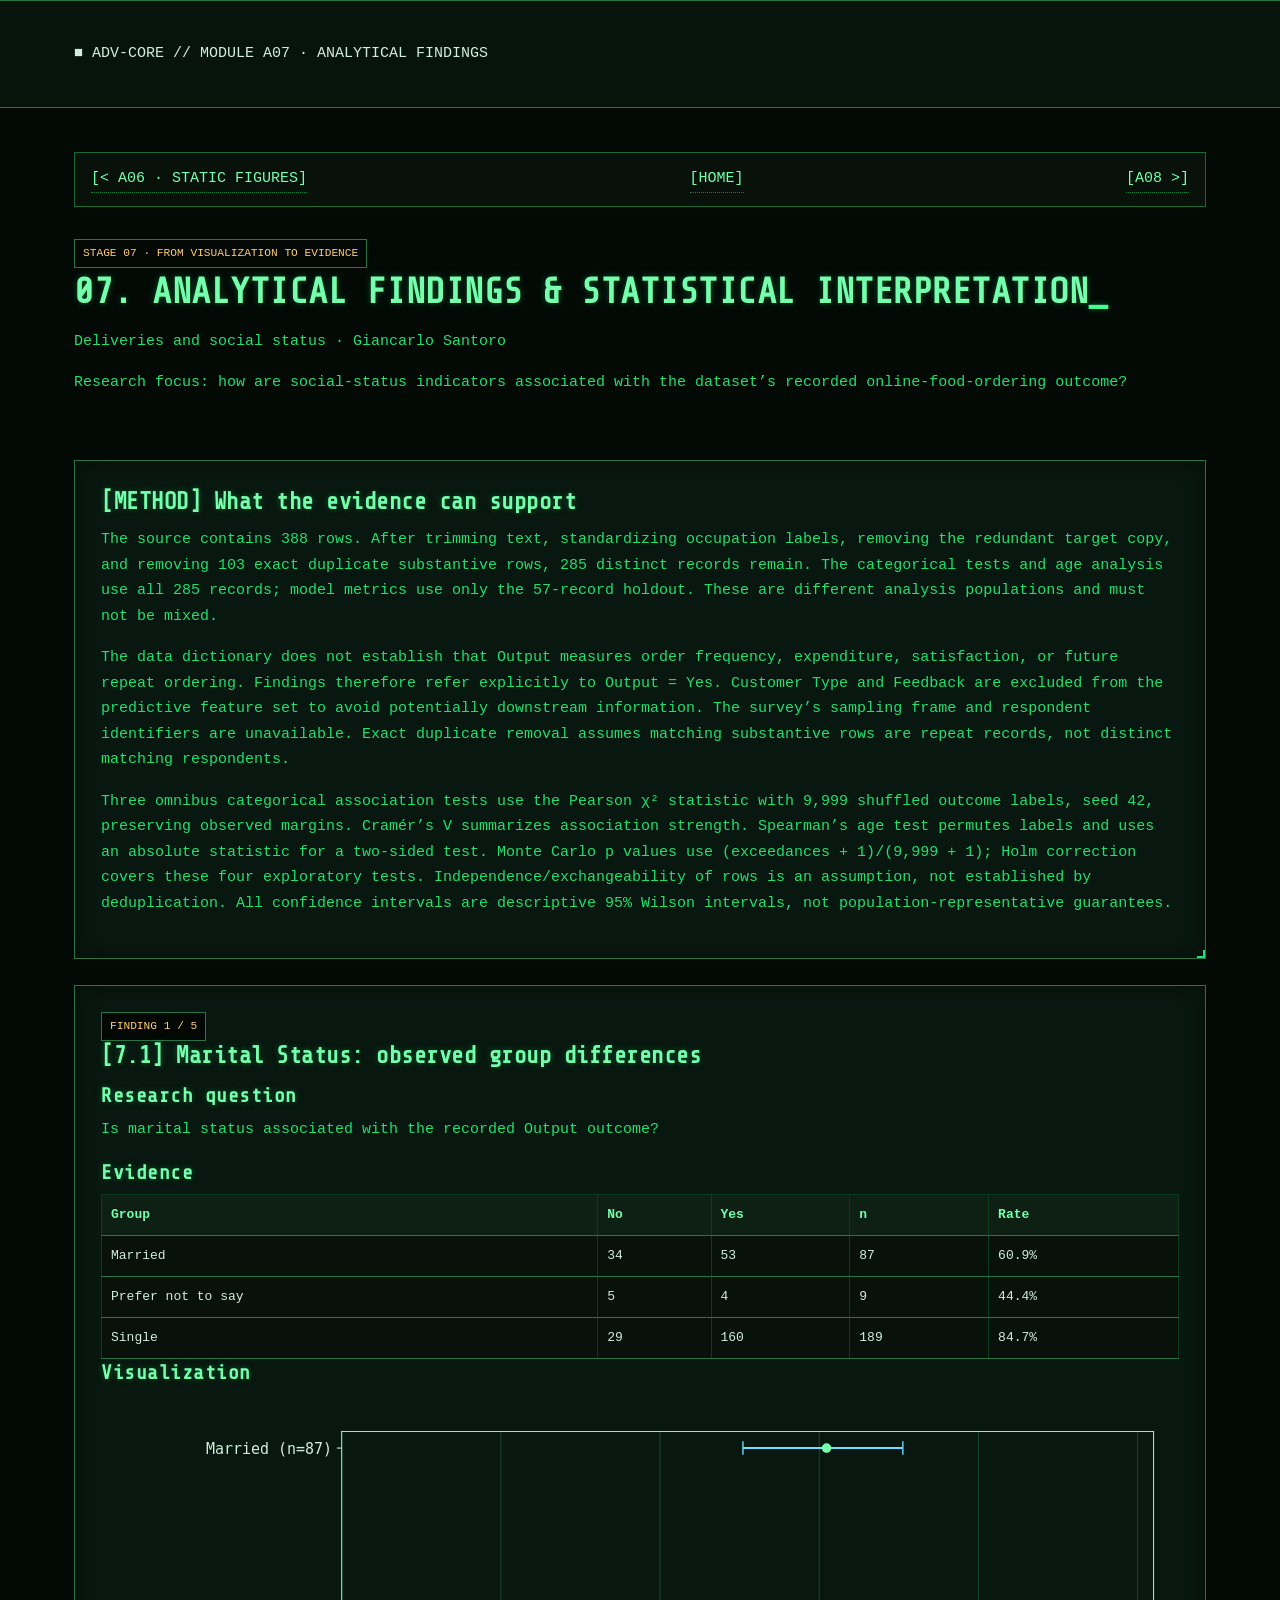
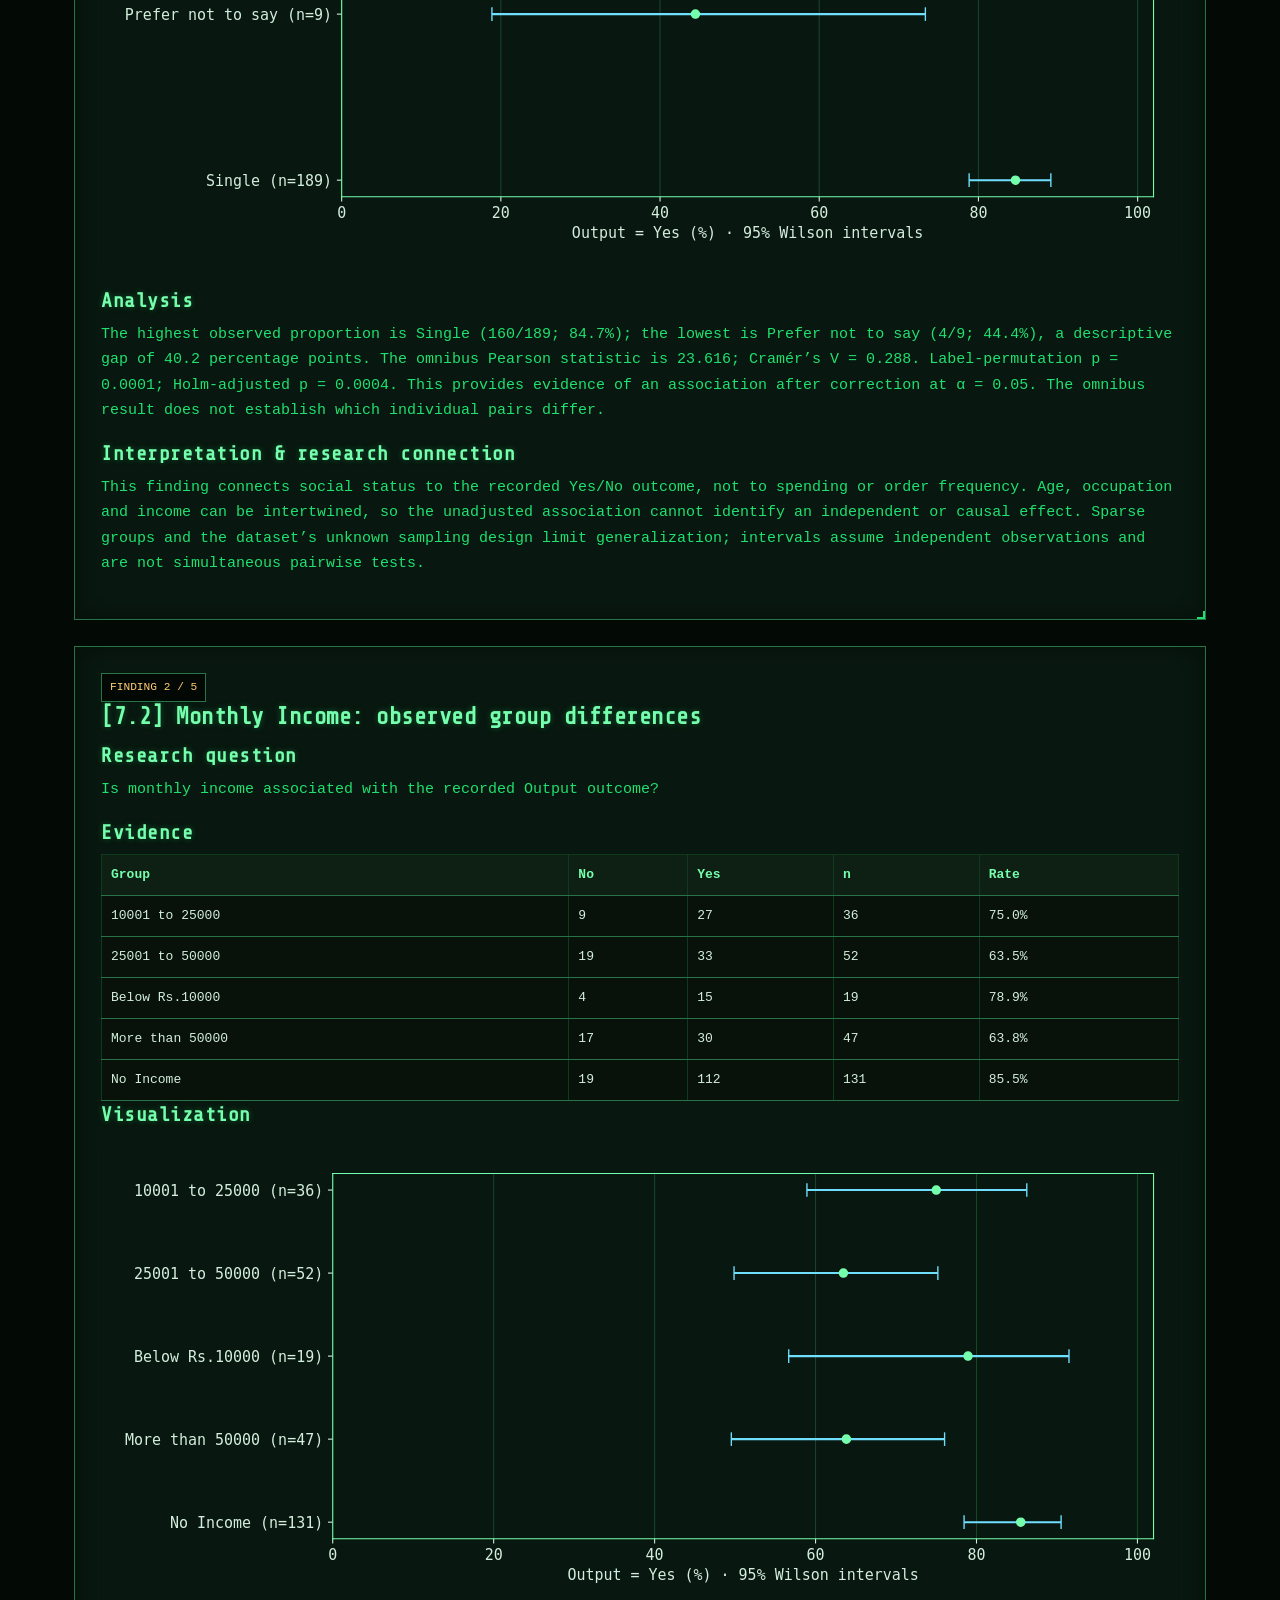
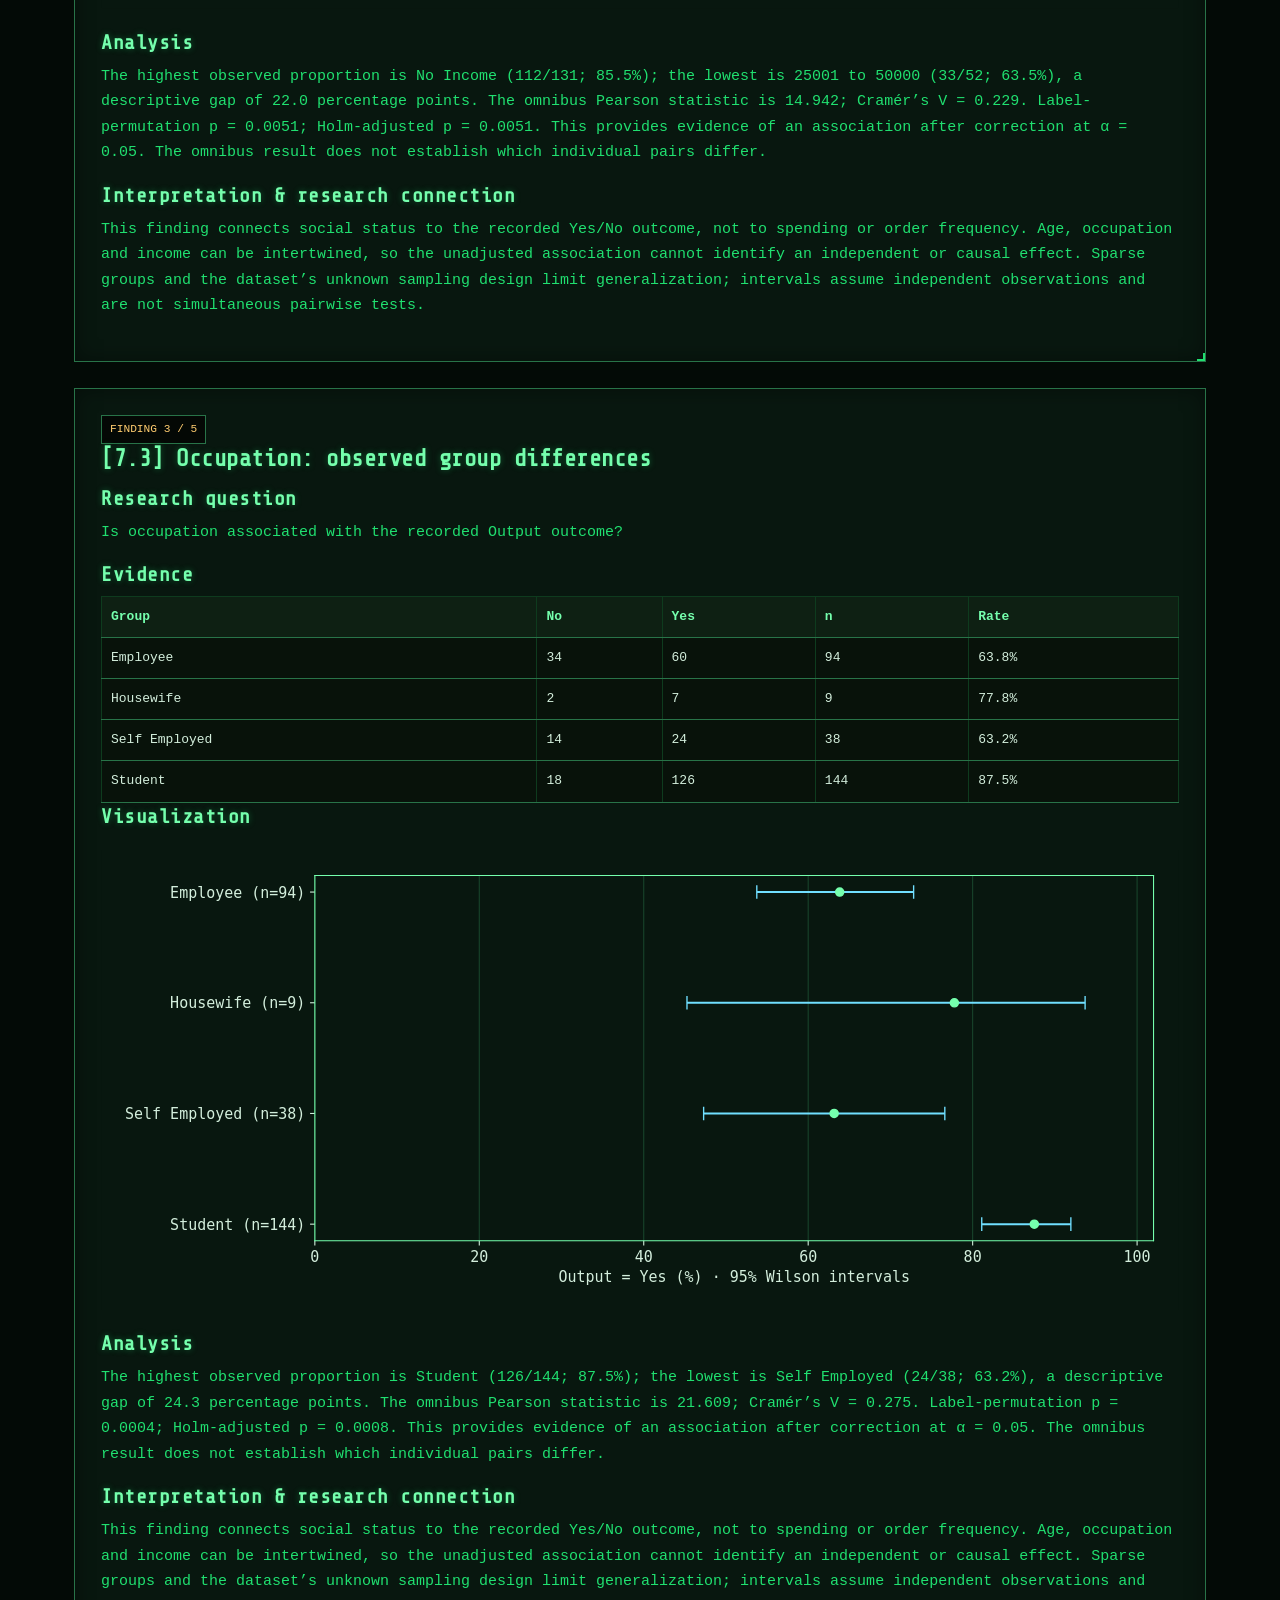
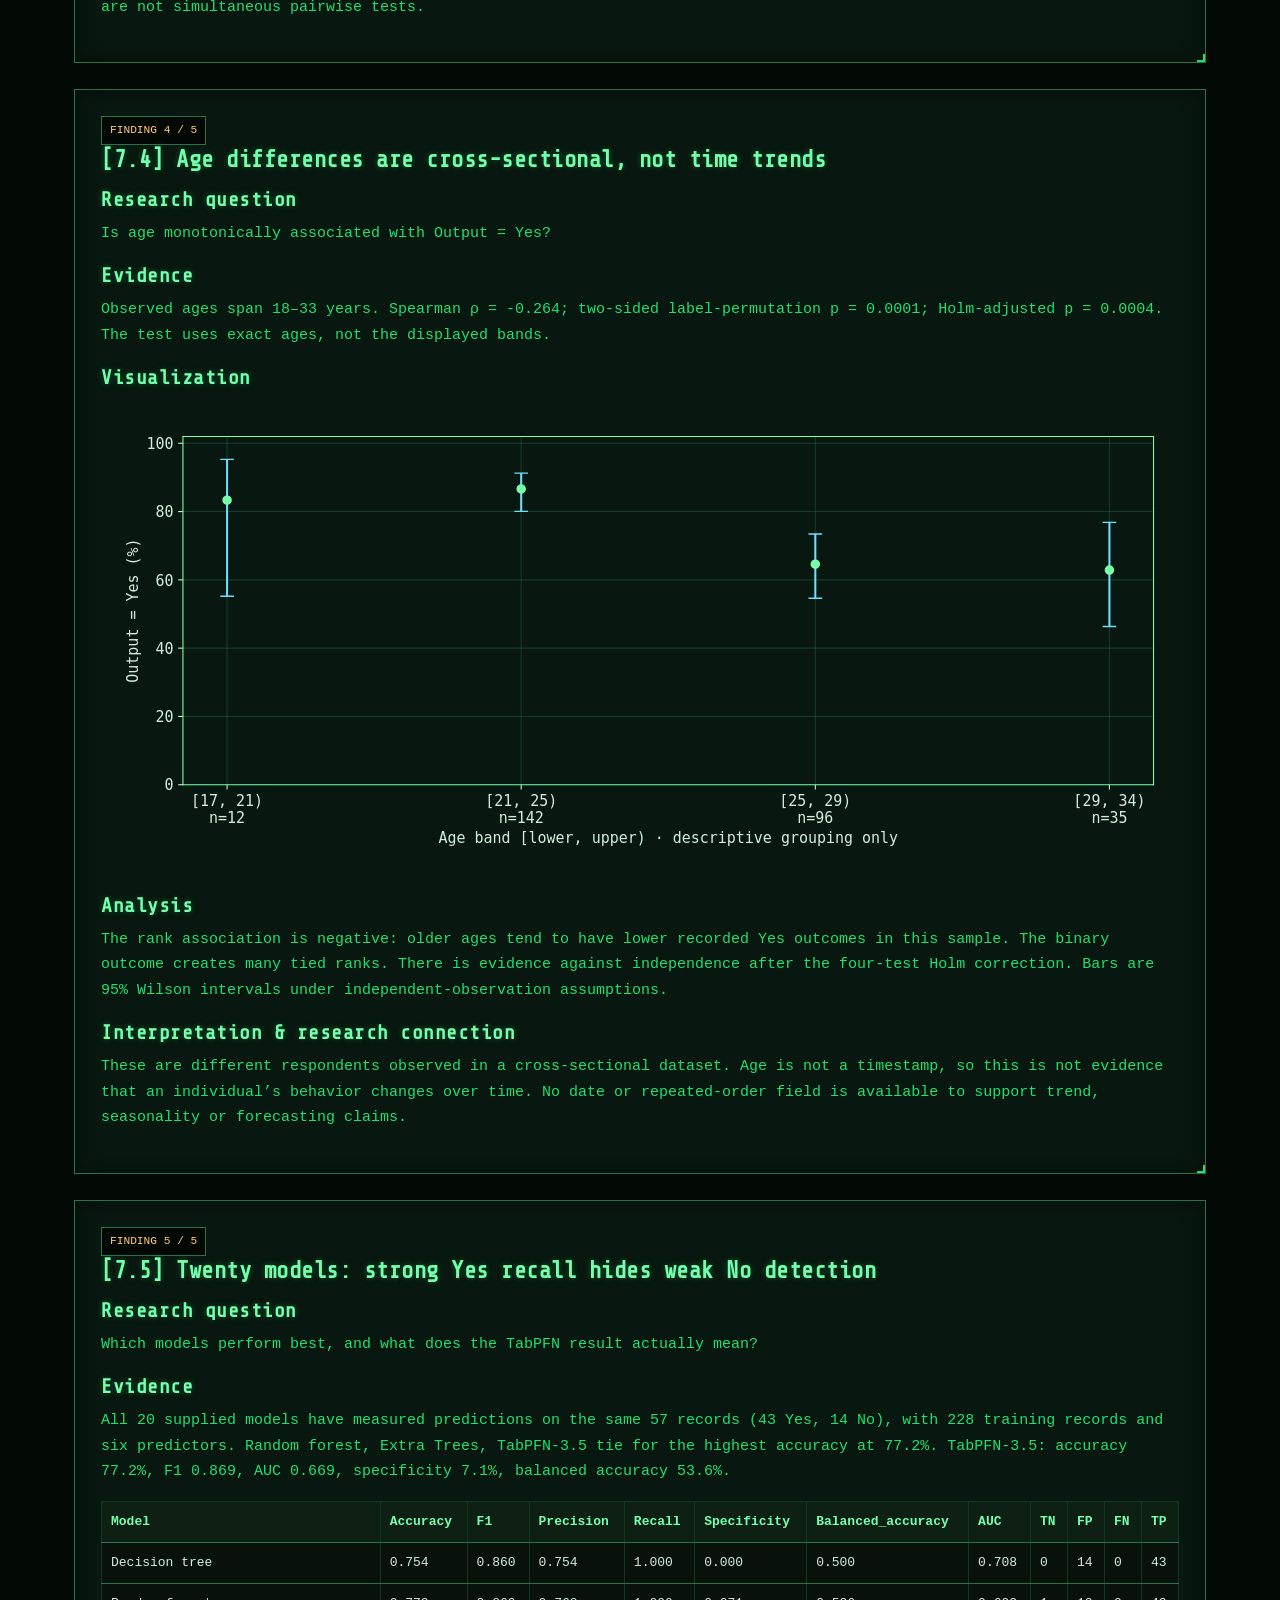
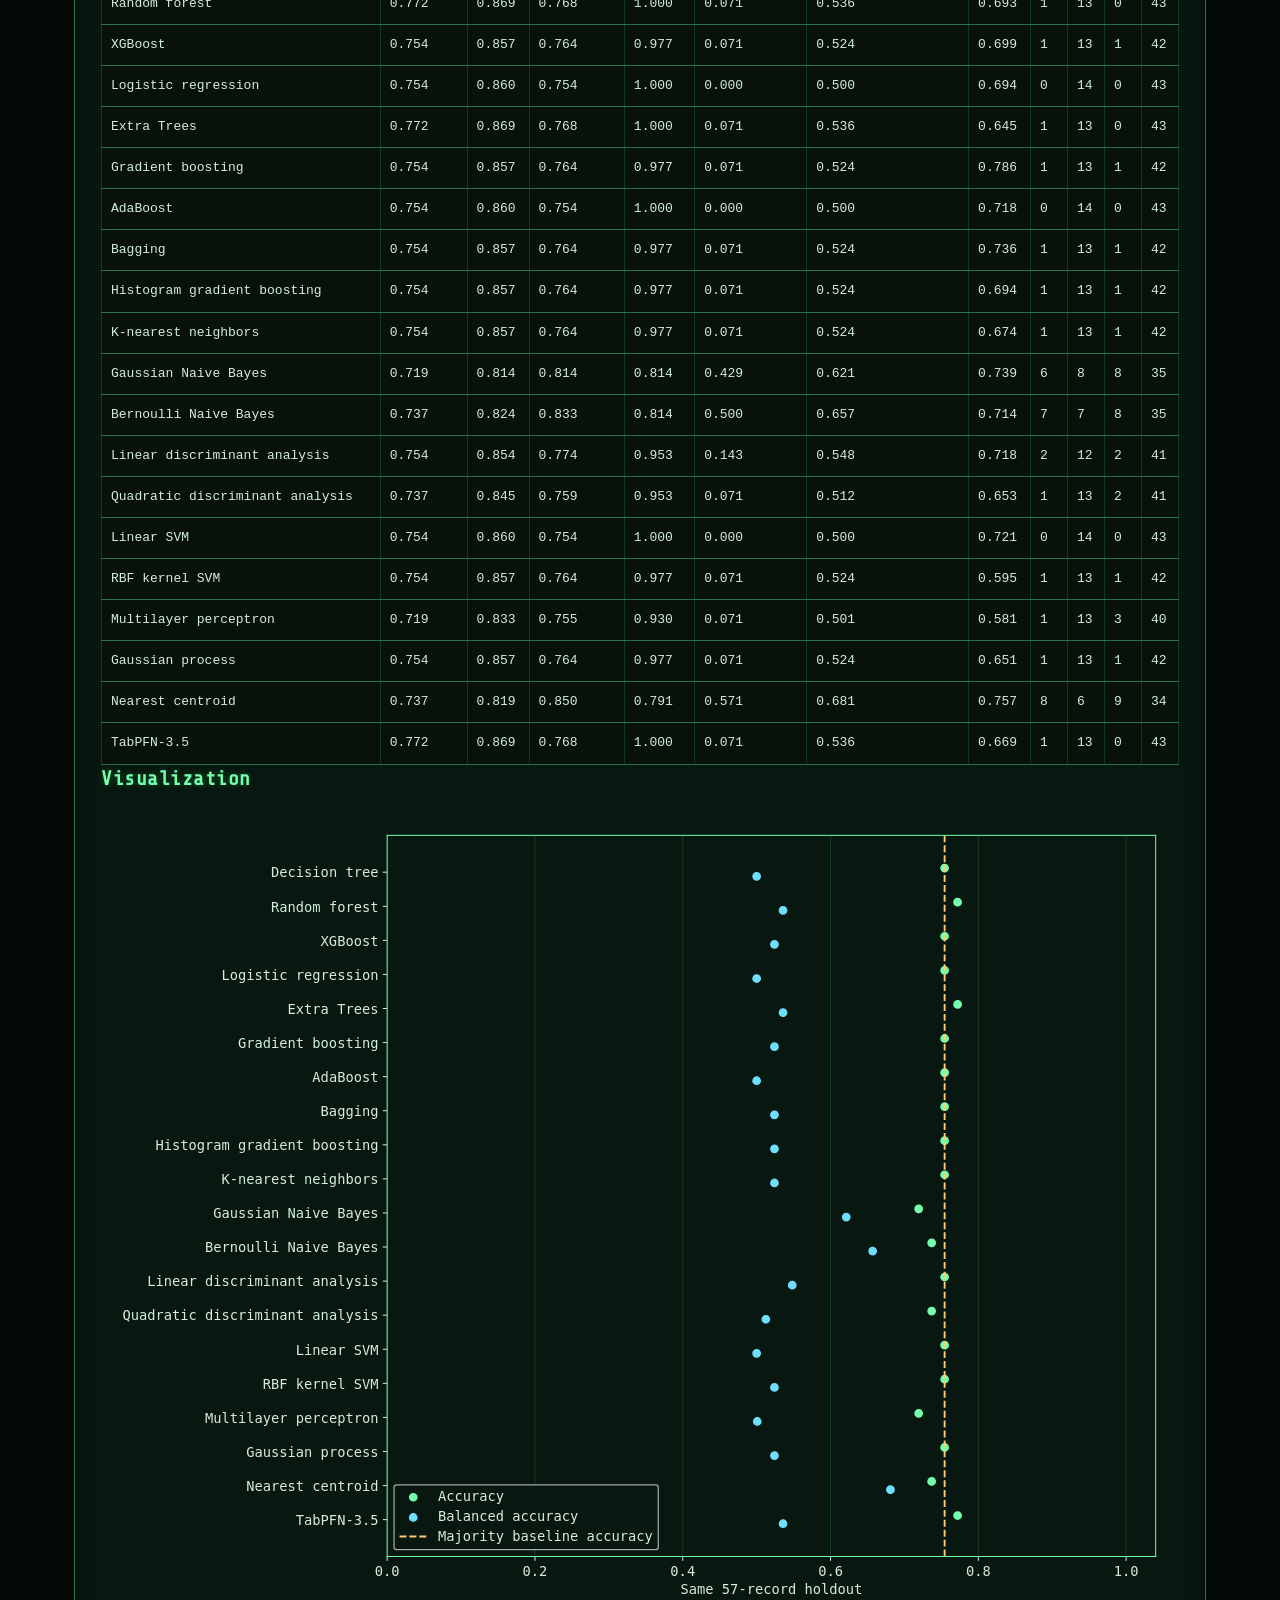
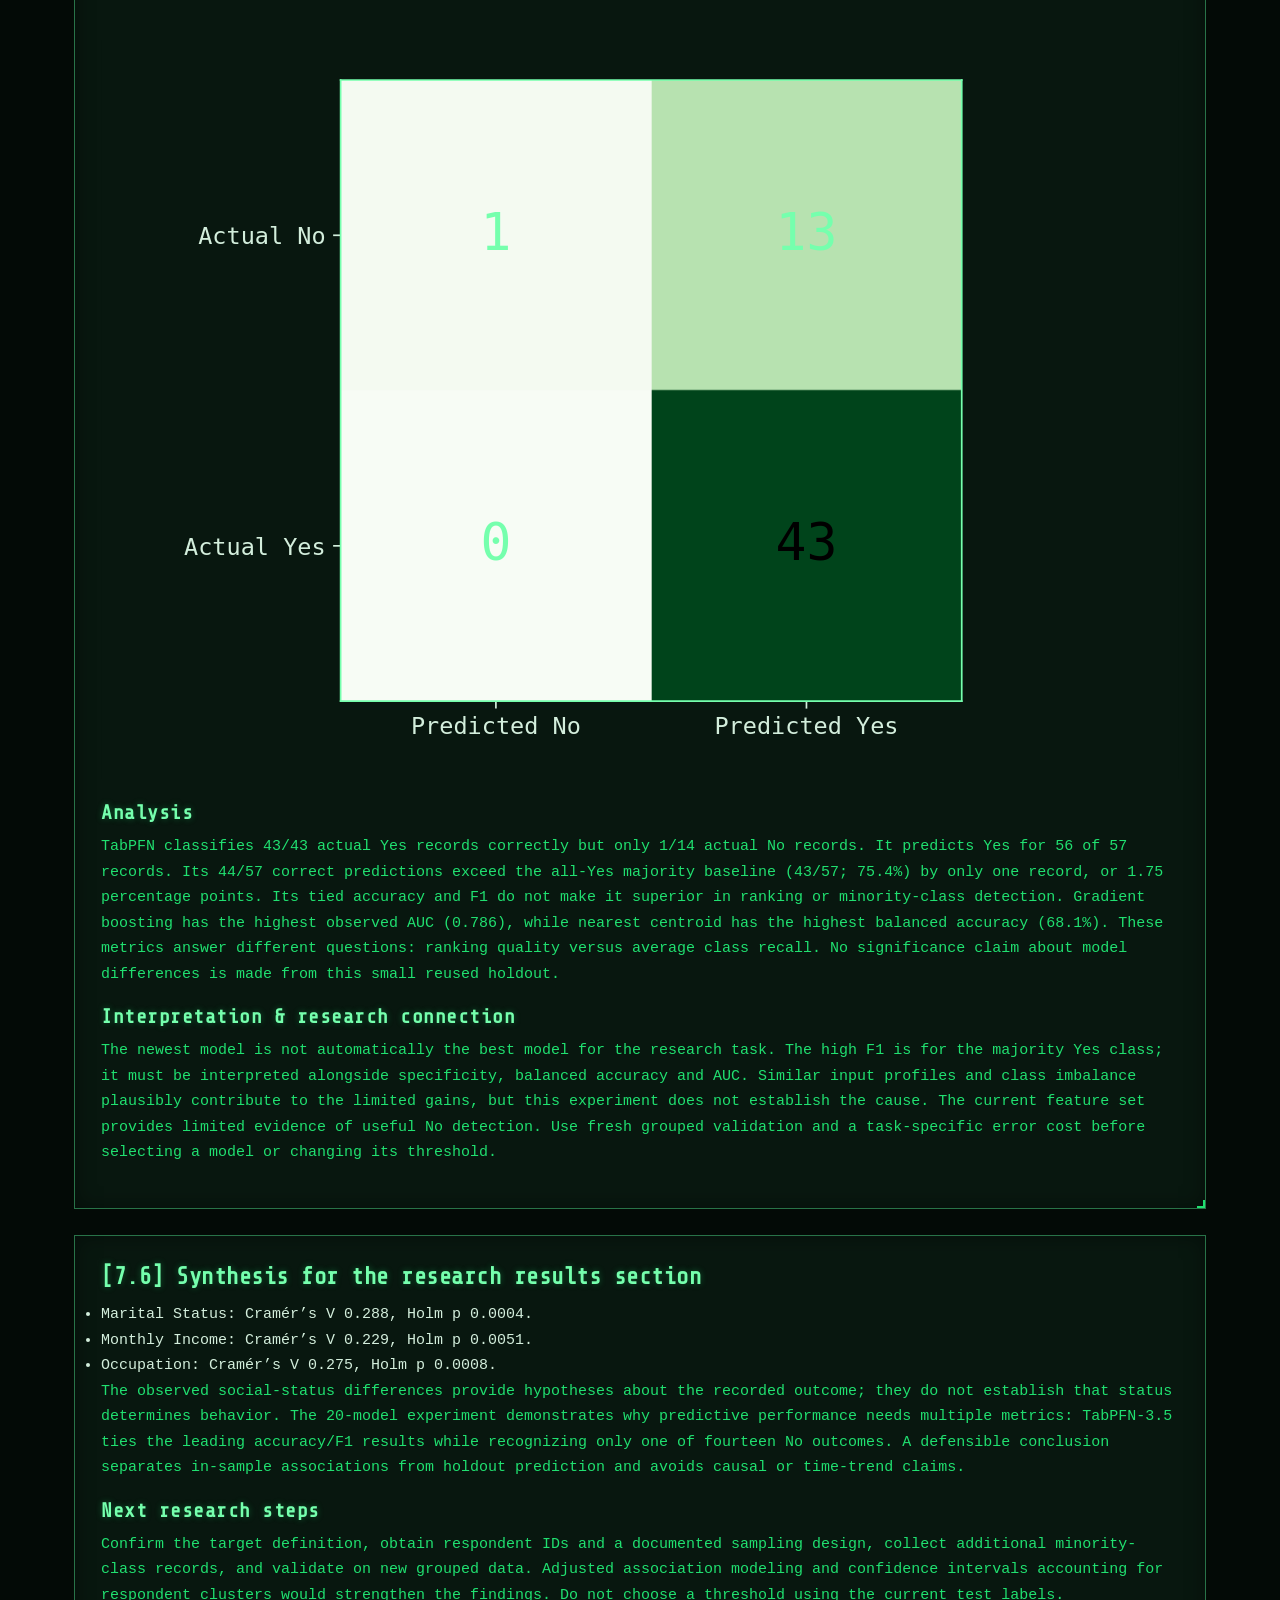
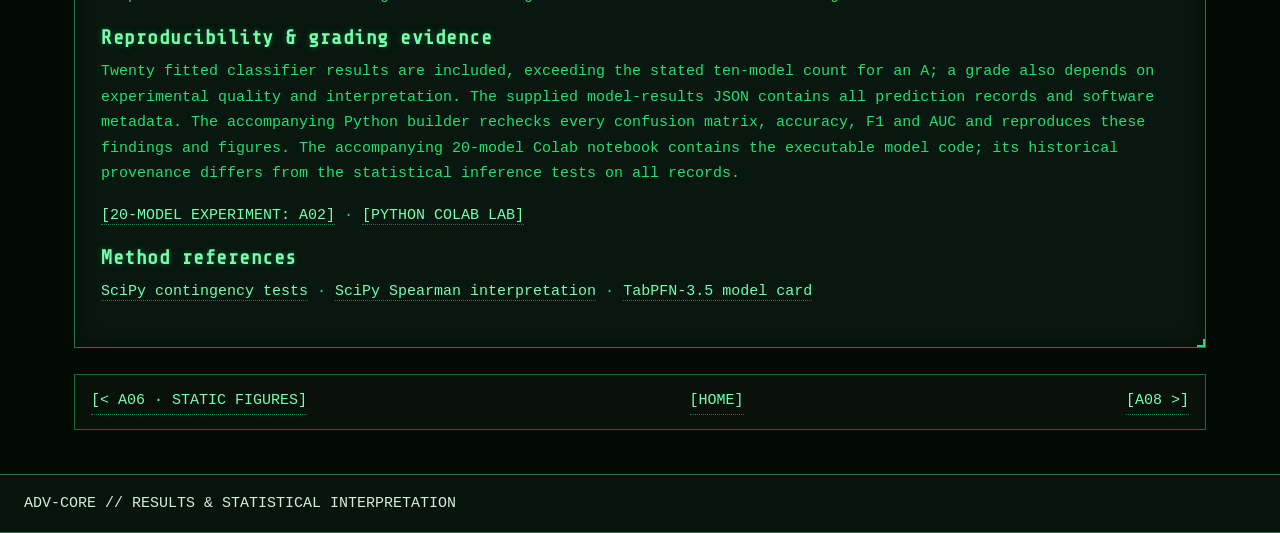
<file: assignments/assignment-07.html>
<!DOCTYPE html><html lang="en"><head><meta charset="UTF-8"><meta name="viewport" content="width=device-width,initial-scale=1"><title>A07: Analytical Findings &amp; Statistical Interpretation // ADV Terminal</title><link rel="stylesheet" href="../assets/css/terminal.css"><style>body{margin:0;background:#030a06;color:#d3eedc;font:15px/1.7 "Courier New",monospace}*{box-sizing:border-box}a{color:#75ffad}header,footer{border-block:1px solid #287348;padding:16px 24px;background:#07140c}.container{max-width:1180px;margin:auto;padding:24px}h1,h2,h3{color:#75ffad;line-height:1.35}h1{font-size:clamp(24px,3.5vw,36px)}h2{font-size:23px}.terminal-card{background:#08170f;border:1px solid #287348;padding:26px;margin:26px 0}.tag{display:inline-block;border:1px solid #287348;color:#ffcc70;padding:4px 8px}.static-chart{overflow:hidden;margin:20px 0}.static-chart svg{width:100%;height:auto;display:block}.table-scroll{overflow-x:auto}.terminal-table{border-collapse:collapse;width:100%;font-size:13px}.terminal-table th,.terminal-table td{border-bottom:1px solid #287348;padding:9px;text-align:left;white-space:nowrap}.terminal-table th{color:#75ffad}.assignment-nav-bar{display:flex;justify-content:space-between;gap:18px;flex-wrap:wrap;margin:20px 0}.intro{padding:12px 0 22px}@media(max-width:600px){.container{padding:14px}.terminal-card{padding:16px}.terminal-table{font-size:12px}}</style></head><body><header><div class="container">■ ADV-CORE // MODULE A07 · ANALYTICAL FINDINGS</div></header><main class="container"><nav class="assignment-nav-bar"><a href="assignment-06.html">[&lt; A06 · STATIC FIGURES]</a><a href="../index.html">[HOME]</a><a href="assignment-08.html">[A08 &gt;]</a></nav><section class="intro"><span class="tag">STAGE 07 · FROM VISUALIZATION TO EVIDENCE</span><h1>07. ANALYTICAL FINDINGS &amp; STATISTICAL INTERPRETATION<span class="cursor-blink">_</span></h1><p>Deliveries and social status · Giancarlo Santoro</p><p>Research focus: how are social-status indicators associated with the dataset’s recorded online-food-ordering outcome?</p></section><section class="terminal-card"><h2>[METHOD] What the evidence can support</h2><p>The source contains 388 rows. After trimming text, standardizing occupation labels, removing the redundant target copy, and removing 103 exact duplicate substantive rows, 285 distinct records remain. The categorical tests and age analysis use all 285 records; model metrics use only the 57-record holdout. These are different analysis populations and must not be mixed.</p><p>The data dictionary does not establish that Output measures order frequency, expenditure, satisfaction, or future repeat ordering. Findings therefore refer explicitly to Output = Yes. Customer Type and Feedback are excluded from the predictive feature set to avoid potentially downstream information. The survey’s sampling frame and respondent identifiers are unavailable. Exact duplicate removal assumes matching substantive rows are repeat records, not distinct matching respondents.</p><p>Three omnibus categorical association tests use the Pearson χ² statistic with 9,999 shuffled outcome labels, seed 42, preserving observed margins. Cramér’s V summarizes association strength. Spearman’s age test permutes labels and uses an absolute statistic for a two-sided test. Monte Carlo p values use (exceedances + 1)/(9,999 + 1); Holm correction covers these four exploratory tests. Independence/exchangeability of rows is an assumption, not established by deduplication. All confidence intervals are descriptive 95% Wilson intervals, not population-representative guarantees.</p></section><article class="terminal-card" id="finding-1"><span class="tag">FINDING 1 / 5</span><h2>[7.1] Marital Status: observed group differences</h2><h3>Research question</h3><p>Is marital status associated with the recorded Output outcome?</p><h3>Evidence</h3><div class="table-scroll"><table class="dataframe terminal-table">
  <thead>
    <tr style="text-align: right;">
      <th>Group</th>
      <th>No</th>
      <th>Yes</th>
      <th>n</th>
      <th>Rate</th>
    </tr>
  </thead>
  <tbody>
    <tr>
      <td>Married</td>
      <td>34</td>
      <td>53</td>
      <td>87</td>
      <td>60.9%</td>
    </tr>
    <tr>
      <td>Prefer not to say</td>
      <td>5</td>
      <td>4</td>
      <td>9</td>
      <td>44.4%</td>
    </tr>
    <tr>
      <td>Single</td>
      <td>29</td>
      <td>160</td>
      <td>189</td>
      <td>84.7%</td>
    </tr>
  </tbody>
</table></div><h3>Visualization</h3><div class="static-chart"><svg role="img" aria-label="F01_group_rates" xmlns:xlink="http://www.w3.org/1999/xlink" width="792pt" height="338.4pt" viewBox="0 0 792 338.4" xmlns="http://www.w3.org/2000/svg" version="1.1">
 <metadata>
  <rdf:RDF xmlns:dc="http://purl.org/dc/elements/1.1/" xmlns:cc="http://creativecommons.org/ns#" xmlns:rdf="http://www.w3.org/1999/02/22-rdf-syntax-ns#">
   <cc:Work>
    <dc:type rdf:resource="http://purl.org/dc/dcmitype/StillImage"/>
    <dc:format>image/svg+xml</dc:format>
    <dc:creator>
     <cc:Agent>
      <dc:title>Matplotlib v3.10.8, https://matplotlib.org/</dc:title>
     </cc:Agent>
    </dc:creator>
   </cc:Work>
  </rdf:RDF>
 </metadata>
 <defs>
  <style type="text/css">*{stroke-linejoin: round; stroke-linecap: butt}</style>
 </defs>
 <g id="F01_group_rates-figure_1">
  <g id="F01_group_rates-patch_1">
   <path d="M 0 338.4 
L 792 338.4 
L 792 0 
L 0 0 
z
" style="fill: #08170f"/>
  </g>
  <g id="F01_group_rates-axes_1">
   <g id="F01_group_rates-patch_2">
    <path d="M 176.81 287.1 
L 773.3 287.1 
L 773.3 18.7 
L 176.81 18.7 
z
" style="fill: #08170f"/>
   </g>
   <g id="F01_group_rates-matplotlib.axis_1">
    <g id="F01_group_rates-xtick_1">
     <g id="F01_group_rates-line2d_1">
      <path d="M 176.81 287.1 
L 176.81 18.7 
" clip-path="url(#F01_group_rates-p22353e02e2)" style="fill: none; stroke: #287348; stroke-opacity: 0.5; stroke-width: 0.8; stroke-linecap: square"/>
     </g>
     <g id="F01_group_rates-line2d_2">
      <defs>
       <path id="F01_group_rates-m4abfc7e720" d="M 0 0 
L 0 3.5 
" style="stroke: #d3eedc; stroke-width: 0.8"/>
      </defs>
      <g>
       <use xlink:href="#F01_group_rates-m4abfc7e720" x="176.81" y="287.1" style="fill: #d3eedc; stroke: #d3eedc; stroke-width: 0.8"/>
      </g>
     </g>
     <g id="F01_group_rates-text_1">
      <text style="font-size: 11px; font-family: 'DejaVu Sans Mono'; text-anchor: middle; fill: #d3eedc" x="176.81" y="302.516719" transform="rotate(-0 176.81 302.516719)">0</text>
     </g>
    </g>
    <g id="F01_group_rates-xtick_2">
     <g id="F01_group_rates-line2d_3">
      <path d="M 293.768824 287.1 
L 293.768824 18.7 
" clip-path="url(#F01_group_rates-p22353e02e2)" style="fill: none; stroke: #287348; stroke-opacity: 0.5; stroke-width: 0.8; stroke-linecap: square"/>
     </g>
     <g id="F01_group_rates-line2d_4">
      <g>
       <use xlink:href="#F01_group_rates-m4abfc7e720" x="293.768824" y="287.1" style="fill: #d3eedc; stroke: #d3eedc; stroke-width: 0.8"/>
      </g>
     </g>
     <g id="F01_group_rates-text_2">
      <text style="font-size: 11px; font-family: 'DejaVu Sans Mono'; text-anchor: middle; fill: #d3eedc" x="293.768824" y="302.516719" transform="rotate(-0 293.768824 302.516719)">20</text>
     </g>
    </g>
    <g id="F01_group_rates-xtick_3">
     <g id="F01_group_rates-line2d_5">
      <path d="M 410.727647 287.1 
L 410.727647 18.7 
" clip-path="url(#F01_group_rates-p22353e02e2)" style="fill: none; stroke: #287348; stroke-opacity: 0.5; stroke-width: 0.8; stroke-linecap: square"/>
     </g>
     <g id="F01_group_rates-line2d_6">
      <g>
       <use xlink:href="#F01_group_rates-m4abfc7e720" x="410.727647" y="287.1" style="fill: #d3eedc; stroke: #d3eedc; stroke-width: 0.8"/>
      </g>
     </g>
     <g id="F01_group_rates-text_3">
      <text style="font-size: 11px; font-family: 'DejaVu Sans Mono'; text-anchor: middle; fill: #d3eedc" x="410.727647" y="302.516719" transform="rotate(-0 410.727647 302.516719)">40</text>
     </g>
    </g>
    <g id="F01_group_rates-xtick_4">
     <g id="F01_group_rates-line2d_7">
      <path d="M 527.686471 287.1 
L 527.686471 18.7 
" clip-path="url(#F01_group_rates-p22353e02e2)" style="fill: none; stroke: #287348; stroke-opacity: 0.5; stroke-width: 0.8; stroke-linecap: square"/>
     </g>
     <g id="F01_group_rates-line2d_8">
      <g>
       <use xlink:href="#F01_group_rates-m4abfc7e720" x="527.686471" y="287.1" style="fill: #d3eedc; stroke: #d3eedc; stroke-width: 0.8"/>
      </g>
     </g>
     <g id="F01_group_rates-text_4">
      <text style="font-size: 11px; font-family: 'DejaVu Sans Mono'; text-anchor: middle; fill: #d3eedc" x="527.686471" y="302.516719" transform="rotate(-0 527.686471 302.516719)">60</text>
     </g>
    </g>
    <g id="F01_group_rates-xtick_5">
     <g id="F01_group_rates-line2d_9">
      <path d="M 644.645294 287.1 
L 644.645294 18.7 
" clip-path="url(#F01_group_rates-p22353e02e2)" style="fill: none; stroke: #287348; stroke-opacity: 0.5; stroke-width: 0.8; stroke-linecap: square"/>
     </g>
     <g id="F01_group_rates-line2d_10">
      <g>
       <use xlink:href="#F01_group_rates-m4abfc7e720" x="644.645294" y="287.1" style="fill: #d3eedc; stroke: #d3eedc; stroke-width: 0.8"/>
      </g>
     </g>
     <g id="F01_group_rates-text_5">
      <text style="font-size: 11px; font-family: 'DejaVu Sans Mono'; text-anchor: middle; fill: #d3eedc" x="644.645294" y="302.516719" transform="rotate(-0 644.645294 302.516719)">80</text>
     </g>
    </g>
    <g id="F01_group_rates-xtick_6">
     <g id="F01_group_rates-line2d_11">
      <path d="M 761.604118 287.1 
L 761.604118 18.7 
" clip-path="url(#F01_group_rates-p22353e02e2)" style="fill: none; stroke: #287348; stroke-opacity: 0.5; stroke-width: 0.8; stroke-linecap: square"/>
     </g>
     <g id="F01_group_rates-line2d_12">
      <g>
       <use xlink:href="#F01_group_rates-m4abfc7e720" x="761.604118" y="287.1" style="fill: #d3eedc; stroke: #d3eedc; stroke-width: 0.8"/>
      </g>
     </g>
     <g id="F01_group_rates-text_6">
      <text style="font-size: 11px; font-family: 'DejaVu Sans Mono'; text-anchor: middle; fill: #d3eedc" x="761.604118" y="302.516719" transform="rotate(-0 761.604118 302.516719)">100</text>
     </g>
    </g>
    <g id="F01_group_rates-text_7">
     <text style="font-size: 11px; font-family: 'DejaVu Sans Mono'; text-anchor: middle; fill: #d3eedc" x="475.055" y="317.221094" transform="rotate(-0 475.055 317.221094)">Output = Yes (%) · 95% Wilson intervals</text>
    </g>
   </g>
   <g id="F01_group_rates-matplotlib.axis_2">
    <g id="F01_group_rates-ytick_1">
     <g id="F01_group_rates-line2d_13">
      <defs>
       <path id="F01_group_rates-m93340619f2" d="M 0 0 
L -3.5 0 
" style="stroke: #d3eedc; stroke-width: 0.8"/>
      </defs>
      <g>
       <use xlink:href="#F01_group_rates-m93340619f2" x="176.81" y="30.9" style="fill: #d3eedc; stroke: #d3eedc; stroke-width: 0.8"/>
      </g>
     </g>
     <g id="F01_group_rates-text_8">
      <text style="font-size: 11px; font-family: 'DejaVu Sans Mono'; text-anchor: end; fill: #d3eedc" x="169.81" y="35.108359" transform="rotate(-0 169.81 35.108359)">Married (n=87)</text>
     </g>
    </g>
    <g id="F01_group_rates-ytick_2">
     <g id="F01_group_rates-line2d_14">
      <g>
       <use xlink:href="#F01_group_rates-m93340619f2" x="176.81" y="152.9" style="fill: #d3eedc; stroke: #d3eedc; stroke-width: 0.8"/>
      </g>
     </g>
     <g id="F01_group_rates-text_9">
      <text style="font-size: 11px; font-family: 'DejaVu Sans Mono'; text-anchor: end; fill: #d3eedc" x="169.81" y="157.108359" transform="rotate(-0 169.81 157.108359)">Prefer not to say (n=9)</text>
     </g>
    </g>
    <g id="F01_group_rates-ytick_3">
     <g id="F01_group_rates-line2d_15">
      <g>
       <use xlink:href="#F01_group_rates-m93340619f2" x="176.81" y="274.9" style="fill: #d3eedc; stroke: #d3eedc; stroke-width: 0.8"/>
      </g>
     </g>
     <g id="F01_group_rates-text_10">
      <text style="font-size: 11px; font-family: 'DejaVu Sans Mono'; text-anchor: end; fill: #d3eedc" x="169.81" y="279.108359" transform="rotate(-0 169.81 279.108359)">Single (n=189)</text>
     </g>
    </g>
   </g>
   <g id="F01_group_rates-LineCollection_1">
    <path d="M 471.624537 30.9 
L 589.102547 30.9 
" clip-path="url(#F01_group_rates-p22353e02e2)" style="fill: none; stroke: #70dfff; stroke-width: 1.5"/>
    <path d="M 287.206569 152.9 
L 605.66801 152.9 
" clip-path="url(#F01_group_rates-p22353e02e2)" style="fill: none; stroke: #70dfff; stroke-width: 1.5"/>
    <path d="M 637.816582 274.9 
L 697.856662 274.9 
" clip-path="url(#F01_group_rates-p22353e02e2)" style="fill: none; stroke: #70dfff; stroke-width: 1.5"/>
   </g>
   <g id="F01_group_rates-line2d_16">
    <defs>
     <path id="F01_group_rates-me559b8337b" d="M 0 5 
L 0 -5 
" style="stroke: #70dfff"/>
    </defs>
    <g clip-path="url(#F01_group_rates-p22353e02e2)">
     <use xlink:href="#F01_group_rates-me559b8337b" x="471.624537" y="30.9" style="fill: #75ffad; stroke: #70dfff"/>
     <use xlink:href="#F01_group_rates-me559b8337b" x="287.206569" y="152.9" style="fill: #75ffad; stroke: #70dfff"/>
     <use xlink:href="#F01_group_rates-me559b8337b" x="637.816582" y="274.9" style="fill: #75ffad; stroke: #70dfff"/>
    </g>
   </g>
   <g id="F01_group_rates-line2d_17">
    <g clip-path="url(#F01_group_rates-p22353e02e2)">
     <use xlink:href="#F01_group_rates-me559b8337b" x="589.102547" y="30.9" style="fill: #75ffad; stroke: #70dfff"/>
     <use xlink:href="#F01_group_rates-me559b8337b" x="605.66801" y="152.9" style="fill: #75ffad; stroke: #70dfff"/>
     <use xlink:href="#F01_group_rates-me559b8337b" x="697.856662" y="274.9" style="fill: #75ffad; stroke: #70dfff"/>
    </g>
   </g>
   <g id="F01_group_rates-line2d_18">
    <defs>
     <path id="F01_group_rates-m9824daeed1" d="M 0 3 
C 0.795609 3 1.55874 2.683901 2.12132 2.12132 
C 2.683901 1.55874 3 0.795609 3 0 
C 3 -0.795609 2.683901 -1.55874 2.12132 -2.12132 
C 1.55874 -2.683901 0.795609 -3 0 -3 
C -0.795609 -3 -1.55874 -2.683901 -2.12132 -2.12132 
C -2.683901 -1.55874 -3 -0.795609 -3 0 
C -3 0.795609 -2.683901 1.55874 -2.12132 2.12132 
C -1.55874 2.683901 -0.795609 3 0 3 
z
" style="stroke: #75ffad"/>
    </defs>
    <g clip-path="url(#F01_group_rates-p22353e02e2)">
     <use xlink:href="#F01_group_rates-m9824daeed1" x="533.063888" y="30.9" style="fill: #75ffad; stroke: #75ffad"/>
     <use xlink:href="#F01_group_rates-m9824daeed1" x="436.718497" y="152.9" style="fill: #75ffad; stroke: #75ffad"/>
     <use xlink:href="#F01_group_rates-m9824daeed1" x="671.873803" y="274.9" style="fill: #75ffad; stroke: #75ffad"/>
    </g>
   </g>
   <g id="F01_group_rates-patch_3">
    <path d="M 176.81 287.1 
L 176.81 18.7 
" style="fill: none; stroke: #75ffad; stroke-width: 0.8; stroke-linejoin: miter; stroke-linecap: square"/>
   </g>
   <g id="F01_group_rates-patch_4">
    <path d="M 773.3 287.1 
L 773.3 18.7 
" style="fill: none; stroke: #75ffad; stroke-width: 0.8; stroke-linejoin: miter; stroke-linecap: square"/>
   </g>
   <g id="F01_group_rates-patch_5">
    <path d="M 176.81 287.1 
L 773.3 287.1 
" style="fill: none; stroke: #75ffad; stroke-width: 0.8; stroke-linejoin: miter; stroke-linecap: square"/>
   </g>
   <g id="F01_group_rates-patch_6">
    <path d="M 176.81 18.7 
L 773.3 18.7 
" style="fill: none; stroke: #75ffad; stroke-width: 0.8; stroke-linejoin: miter; stroke-linecap: square"/>
   </g>
  </g>
 </g>
 <defs>
  <clipPath id="F01_group_rates-p22353e02e2">
   <rect x="176.81" y="18.7" width="596.49" height="268.4"/>
  </clipPath>
 </defs>
</svg>
</div><h3>Analysis</h3><p>The highest observed proportion is Single (160/189; 84.7%); the lowest is Prefer not to say (4/9; 44.4%), a descriptive gap of 40.2 percentage points. The omnibus Pearson statistic is 23.616; Cramér’s V = 0.288. Label-permutation p = 0.0001; Holm-adjusted p = 0.0004. This provides evidence of an association after correction at α = 0.05. The omnibus result does not establish which individual pairs differ.</p><h3>Interpretation &amp; research connection</h3><p>This finding connects social status to the recorded Yes/No outcome, not to spending or order frequency. Age, occupation and income can be intertwined, so the unadjusted association cannot identify an independent or causal effect. Sparse groups and the dataset’s unknown sampling design limit generalization; intervals assume independent observations and are not simultaneous pairwise tests.</p></article><article class="terminal-card" id="finding-2"><span class="tag">FINDING 2 / 5</span><h2>[7.2] Monthly Income: observed group differences</h2><h3>Research question</h3><p>Is monthly income associated with the recorded Output outcome?</p><h3>Evidence</h3><div class="table-scroll"><table class="dataframe terminal-table">
  <thead>
    <tr style="text-align: right;">
      <th>Group</th>
      <th>No</th>
      <th>Yes</th>
      <th>n</th>
      <th>Rate</th>
    </tr>
  </thead>
  <tbody>
    <tr>
      <td>10001 to 25000</td>
      <td>9</td>
      <td>27</td>
      <td>36</td>
      <td>75.0%</td>
    </tr>
    <tr>
      <td>25001 to 50000</td>
      <td>19</td>
      <td>33</td>
      <td>52</td>
      <td>63.5%</td>
    </tr>
    <tr>
      <td>Below Rs.10000</td>
      <td>4</td>
      <td>15</td>
      <td>19</td>
      <td>78.9%</td>
    </tr>
    <tr>
      <td>More than 50000</td>
      <td>17</td>
      <td>30</td>
      <td>47</td>
      <td>63.8%</td>
    </tr>
    <tr>
      <td>No Income</td>
      <td>19</td>
      <td>112</td>
      <td>131</td>
      <td>85.5%</td>
    </tr>
  </tbody>
</table></div><h3>Visualization</h3><div class="static-chart"><svg role="img" aria-label="F02_group_rates" xmlns:xlink="http://www.w3.org/1999/xlink" width="792pt" height="338.4pt" viewBox="0 0 792 338.4" xmlns="http://www.w3.org/2000/svg" version="1.1">
 <metadata>
  <rdf:RDF xmlns:dc="http://purl.org/dc/elements/1.1/" xmlns:cc="http://creativecommons.org/ns#" xmlns:rdf="http://www.w3.org/1999/02/22-rdf-syntax-ns#">
   <cc:Work>
    <dc:type rdf:resource="http://purl.org/dc/dcmitype/StillImage"/>
    <dc:format>image/svg+xml</dc:format>
    <dc:creator>
     <cc:Agent>
      <dc:title>Matplotlib v3.10.8, https://matplotlib.org/</dc:title>
     </cc:Agent>
    </dc:creator>
   </cc:Work>
  </rdf:RDF>
 </metadata>
 <defs>
  <style type="text/css">*{stroke-linejoin: round; stroke-linecap: butt}</style>
 </defs>
 <g id="F02_group_rates-figure_1">
  <g id="F02_group_rates-patch_1">
   <path d="M 0 338.4 
L 792 338.4 
L 792 0 
L 0 0 
z
" style="fill: #08170f"/>
  </g>
  <g id="F02_group_rates-axes_1">
   <g id="F02_group_rates-patch_2">
    <path d="M 170.24 287.1 
L 773.3 287.1 
L 773.3 18.7 
L 170.24 18.7 
z
" style="fill: #08170f"/>
   </g>
   <g id="F02_group_rates-matplotlib.axis_1">
    <g id="F02_group_rates-xtick_1">
     <g id="F02_group_rates-line2d_1">
      <path d="M 170.24 287.1 
L 170.24 18.7 
" clip-path="url(#F02_group_rates-pa9ec0efa39)" style="fill: none; stroke: #287348; stroke-opacity: 0.5; stroke-width: 0.8; stroke-linecap: square"/>
     </g>
     <g id="F02_group_rates-line2d_2">
      <defs>
       <path id="F02_group_rates-m4abfc7e720" d="M 0 0 
L 0 3.5 
" style="stroke: #d3eedc; stroke-width: 0.8"/>
      </defs>
      <g>
       <use xlink:href="#F02_group_rates-m4abfc7e720" x="170.24" y="287.1" style="fill: #d3eedc; stroke: #d3eedc; stroke-width: 0.8"/>
      </g>
     </g>
     <g id="F02_group_rates-text_1">
      <text style="font-size: 11px; font-family: 'DejaVu Sans Mono'; text-anchor: middle; fill: #d3eedc" x="170.24" y="302.516719" transform="rotate(-0 170.24 302.516719)">0</text>
     </g>
    </g>
    <g id="F02_group_rates-xtick_2">
     <g id="F02_group_rates-line2d_3">
      <path d="M 288.487059 287.1 
L 288.487059 18.7 
" clip-path="url(#F02_group_rates-pa9ec0efa39)" style="fill: none; stroke: #287348; stroke-opacity: 0.5; stroke-width: 0.8; stroke-linecap: square"/>
     </g>
     <g id="F02_group_rates-line2d_4">
      <g>
       <use xlink:href="#F02_group_rates-m4abfc7e720" x="288.487059" y="287.1" style="fill: #d3eedc; stroke: #d3eedc; stroke-width: 0.8"/>
      </g>
     </g>
     <g id="F02_group_rates-text_2">
      <text style="font-size: 11px; font-family: 'DejaVu Sans Mono'; text-anchor: middle; fill: #d3eedc" x="288.487059" y="302.516719" transform="rotate(-0 288.487059 302.516719)">20</text>
     </g>
    </g>
    <g id="F02_group_rates-xtick_3">
     <g id="F02_group_rates-line2d_5">
      <path d="M 406.734118 287.1 
L 406.734118 18.7 
" clip-path="url(#F02_group_rates-pa9ec0efa39)" style="fill: none; stroke: #287348; stroke-opacity: 0.5; stroke-width: 0.8; stroke-linecap: square"/>
     </g>
     <g id="F02_group_rates-line2d_6">
      <g>
       <use xlink:href="#F02_group_rates-m4abfc7e720" x="406.734118" y="287.1" style="fill: #d3eedc; stroke: #d3eedc; stroke-width: 0.8"/>
      </g>
     </g>
     <g id="F02_group_rates-text_3">
      <text style="font-size: 11px; font-family: 'DejaVu Sans Mono'; text-anchor: middle; fill: #d3eedc" x="406.734118" y="302.516719" transform="rotate(-0 406.734118 302.516719)">40</text>
     </g>
    </g>
    <g id="F02_group_rates-xtick_4">
     <g id="F02_group_rates-line2d_7">
      <path d="M 524.981176 287.1 
L 524.981176 18.7 
" clip-path="url(#F02_group_rates-pa9ec0efa39)" style="fill: none; stroke: #287348; stroke-opacity: 0.5; stroke-width: 0.8; stroke-linecap: square"/>
     </g>
     <g id="F02_group_rates-line2d_8">
      <g>
       <use xlink:href="#F02_group_rates-m4abfc7e720" x="524.981176" y="287.1" style="fill: #d3eedc; stroke: #d3eedc; stroke-width: 0.8"/>
      </g>
     </g>
     <g id="F02_group_rates-text_4">
      <text style="font-size: 11px; font-family: 'DejaVu Sans Mono'; text-anchor: middle; fill: #d3eedc" x="524.981176" y="302.516719" transform="rotate(-0 524.981176 302.516719)">60</text>
     </g>
    </g>
    <g id="F02_group_rates-xtick_5">
     <g id="F02_group_rates-line2d_9">
      <path d="M 643.228235 287.1 
L 643.228235 18.7 
" clip-path="url(#F02_group_rates-pa9ec0efa39)" style="fill: none; stroke: #287348; stroke-opacity: 0.5; stroke-width: 0.8; stroke-linecap: square"/>
     </g>
     <g id="F02_group_rates-line2d_10">
      <g>
       <use xlink:href="#F02_group_rates-m4abfc7e720" x="643.228235" y="287.1" style="fill: #d3eedc; stroke: #d3eedc; stroke-width: 0.8"/>
      </g>
     </g>
     <g id="F02_group_rates-text_5">
      <text style="font-size: 11px; font-family: 'DejaVu Sans Mono'; text-anchor: middle; fill: #d3eedc" x="643.228235" y="302.516719" transform="rotate(-0 643.228235 302.516719)">80</text>
     </g>
    </g>
    <g id="F02_group_rates-xtick_6">
     <g id="F02_group_rates-line2d_11">
      <path d="M 761.475294 287.1 
L 761.475294 18.7 
" clip-path="url(#F02_group_rates-pa9ec0efa39)" style="fill: none; stroke: #287348; stroke-opacity: 0.5; stroke-width: 0.8; stroke-linecap: square"/>
     </g>
     <g id="F02_group_rates-line2d_12">
      <g>
       <use xlink:href="#F02_group_rates-m4abfc7e720" x="761.475294" y="287.1" style="fill: #d3eedc; stroke: #d3eedc; stroke-width: 0.8"/>
      </g>
     </g>
     <g id="F02_group_rates-text_6">
      <text style="font-size: 11px; font-family: 'DejaVu Sans Mono'; text-anchor: middle; fill: #d3eedc" x="761.475294" y="302.516719" transform="rotate(-0 761.475294 302.516719)">100</text>
     </g>
    </g>
    <g id="F02_group_rates-text_7">
     <text style="font-size: 11px; font-family: 'DejaVu Sans Mono'; text-anchor: middle; fill: #d3eedc" x="471.77" y="317.221094" transform="rotate(-0 471.77 317.221094)">Output = Yes (%) · 95% Wilson intervals</text>
    </g>
   </g>
   <g id="F02_group_rates-matplotlib.axis_2">
    <g id="F02_group_rates-ytick_1">
     <g id="F02_group_rates-line2d_13">
      <defs>
       <path id="F02_group_rates-m93340619f2" d="M 0 0 
L -3.5 0 
" style="stroke: #d3eedc; stroke-width: 0.8"/>
      </defs>
      <g>
       <use xlink:href="#F02_group_rates-m93340619f2" x="170.24" y="30.9" style="fill: #d3eedc; stroke: #d3eedc; stroke-width: 0.8"/>
      </g>
     </g>
     <g id="F02_group_rates-text_8">
      <text style="font-size: 11px; font-family: 'DejaVu Sans Mono'; text-anchor: end; fill: #d3eedc" x="163.24" y="35.108359" transform="rotate(-0 163.24 35.108359)">10001 to 25000 (n=36)</text>
     </g>
    </g>
    <g id="F02_group_rates-ytick_2">
     <g id="F02_group_rates-line2d_14">
      <g>
       <use xlink:href="#F02_group_rates-m93340619f2" x="170.24" y="91.9" style="fill: #d3eedc; stroke: #d3eedc; stroke-width: 0.8"/>
      </g>
     </g>
     <g id="F02_group_rates-text_9">
      <text style="font-size: 11px; font-family: 'DejaVu Sans Mono'; text-anchor: end; fill: #d3eedc" x="163.24" y="96.108359" transform="rotate(-0 163.24 96.108359)">25001 to 50000 (n=52)</text>
     </g>
    </g>
    <g id="F02_group_rates-ytick_3">
     <g id="F02_group_rates-line2d_15">
      <g>
       <use xlink:href="#F02_group_rates-m93340619f2" x="170.24" y="152.9" style="fill: #d3eedc; stroke: #d3eedc; stroke-width: 0.8"/>
      </g>
     </g>
     <g id="F02_group_rates-text_10">
      <text style="font-size: 11px; font-family: 'DejaVu Sans Mono'; text-anchor: end; fill: #d3eedc" x="163.24" y="157.108359" transform="rotate(-0 163.24 157.108359)">Below Rs.10000 (n=19)</text>
     </g>
    </g>
    <g id="F02_group_rates-ytick_4">
     <g id="F02_group_rates-line2d_16">
      <g>
       <use xlink:href="#F02_group_rates-m93340619f2" x="170.24" y="213.9" style="fill: #d3eedc; stroke: #d3eedc; stroke-width: 0.8"/>
      </g>
     </g>
     <g id="F02_group_rates-text_11">
      <text style="font-size: 11px; font-family: 'DejaVu Sans Mono'; text-anchor: end; fill: #d3eedc" x="163.24" y="218.108359" transform="rotate(-0 163.24 218.108359)">More than 50000 (n=47)</text>
     </g>
    </g>
    <g id="F02_group_rates-ytick_5">
     <g id="F02_group_rates-line2d_17">
      <g>
       <use xlink:href="#F02_group_rates-m93340619f2" x="170.24" y="274.9" style="fill: #d3eedc; stroke: #d3eedc; stroke-width: 0.8"/>
      </g>
     </g>
     <g id="F02_group_rates-text_12">
      <text style="font-size: 11px; font-family: 'DejaVu Sans Mono'; text-anchor: end; fill: #d3eedc" x="163.24" y="279.108359" transform="rotate(-0 163.24 279.108359)">No Income (n=131)</text>
     </g>
    </g>
   </g>
   <g id="F02_group_rates-LineCollection_1">
    <path d="M 518.652276 30.9 
L 680.177617 30.9 
" clip-path="url(#F02_group_rates-pa9ec0efa39)" style="fill: none; stroke: #70dfff; stroke-width: 1.5"/>
    <path d="M 465.098963 91.9 
L 614.844803 91.9 
" clip-path="url(#F02_group_rates-pa9ec0efa39)" style="fill: none; stroke: #70dfff; stroke-width: 1.5"/>
    <path d="M 505.267746 152.9 
L 711.174907 152.9 
" clip-path="url(#F02_group_rates-pa9ec0efa39)" style="fill: none; stroke: #70dfff; stroke-width: 1.5"/>
    <path d="M 463.113704 213.9 
L 619.778583 213.9 
" clip-path="url(#F02_group_rates-pa9ec0efa39)" style="fill: none; stroke: #70dfff; stroke-width: 1.5"/>
    <path d="M 634.099048 274.9 
L 705.390553 274.9 
" clip-path="url(#F02_group_rates-pa9ec0efa39)" style="fill: none; stroke: #70dfff; stroke-width: 1.5"/>
   </g>
   <g id="F02_group_rates-line2d_18">
    <defs>
     <path id="F02_group_rates-me559b8337b" d="M 0 5 
L 0 -5 
" style="stroke: #70dfff"/>
    </defs>
    <g clip-path="url(#F02_group_rates-pa9ec0efa39)">
     <use xlink:href="#F02_group_rates-me559b8337b" x="518.652276" y="30.9" style="fill: #75ffad; stroke: #70dfff"/>
     <use xlink:href="#F02_group_rates-me559b8337b" x="465.098963" y="91.9" style="fill: #75ffad; stroke: #70dfff"/>
     <use xlink:href="#F02_group_rates-me559b8337b" x="505.267746" y="152.9" style="fill: #75ffad; stroke: #70dfff"/>
     <use xlink:href="#F02_group_rates-me559b8337b" x="463.113704" y="213.9" style="fill: #75ffad; stroke: #70dfff"/>
     <use xlink:href="#F02_group_rates-me559b8337b" x="634.099048" y="274.9" style="fill: #75ffad; stroke: #70dfff"/>
    </g>
   </g>
   <g id="F02_group_rates-line2d_19">
    <g clip-path="url(#F02_group_rates-pa9ec0efa39)">
     <use xlink:href="#F02_group_rates-me559b8337b" x="680.177617" y="30.9" style="fill: #75ffad; stroke: #70dfff"/>
     <use xlink:href="#F02_group_rates-me559b8337b" x="614.844803" y="91.9" style="fill: #75ffad; stroke: #70dfff"/>
     <use xlink:href="#F02_group_rates-me559b8337b" x="711.174907" y="152.9" style="fill: #75ffad; stroke: #70dfff"/>
     <use xlink:href="#F02_group_rates-me559b8337b" x="619.778583" y="213.9" style="fill: #75ffad; stroke: #70dfff"/>
     <use xlink:href="#F02_group_rates-me559b8337b" x="705.390553" y="274.9" style="fill: #75ffad; stroke: #70dfff"/>
    </g>
   </g>
   <g id="F02_group_rates-line2d_20">
    <defs>
     <path id="F02_group_rates-m9824daeed1" d="M 0 3 
C 0.795609 3 1.55874 2.683901 2.12132 2.12132 
C 2.683901 1.55874 3 0.795609 3 0 
C 3 -0.795609 2.683901 -1.55874 2.12132 -2.12132 
C 1.55874 -2.683901 0.795609 -3 0 -3 
C -0.795609 -3 -1.55874 -2.683901 -2.12132 -2.12132 
C -2.683901 -1.55874 -3 -0.795609 -3 0 
C -3 0.795609 -2.683901 1.55874 -2.12132 2.12132 
C -1.55874 2.683901 -0.795609 3 0 3 
z
" style="stroke: #75ffad"/>
    </defs>
    <g clip-path="url(#F02_group_rates-pa9ec0efa39)">
     <use xlink:href="#F02_group_rates-m9824daeed1" x="613.666471" y="30.9" style="fill: #75ffad; stroke: #75ffad"/>
     <use xlink:href="#F02_group_rates-m9824daeed1" x="545.447014" y="91.9" style="fill: #75ffad; stroke: #75ffad"/>
     <use xlink:href="#F02_group_rates-m9824daeed1" x="637.004706" y="152.9" style="fill: #75ffad; stroke: #75ffad"/>
     <use xlink:href="#F02_group_rates-m9824daeed1" x="547.62423" y="213.9" style="fill: #75ffad; stroke: #75ffad"/>
     <use xlink:href="#F02_group_rates-m9824daeed1" x="675.72361" y="274.9" style="fill: #75ffad; stroke: #75ffad"/>
    </g>
   </g>
   <g id="F02_group_rates-patch_3">
    <path d="M 170.24 287.1 
L 170.24 18.7 
" style="fill: none; stroke: #75ffad; stroke-width: 0.8; stroke-linejoin: miter; stroke-linecap: square"/>
   </g>
   <g id="F02_group_rates-patch_4">
    <path d="M 773.3 287.1 
L 773.3 18.7 
" style="fill: none; stroke: #75ffad; stroke-width: 0.8; stroke-linejoin: miter; stroke-linecap: square"/>
   </g>
   <g id="F02_group_rates-patch_5">
    <path d="M 170.24 287.1 
L 773.3 287.1 
" style="fill: none; stroke: #75ffad; stroke-width: 0.8; stroke-linejoin: miter; stroke-linecap: square"/>
   </g>
   <g id="F02_group_rates-patch_6">
    <path d="M 170.24 18.7 
L 773.3 18.7 
" style="fill: none; stroke: #75ffad; stroke-width: 0.8; stroke-linejoin: miter; stroke-linecap: square"/>
   </g>
  </g>
 </g>
 <defs>
  <clipPath id="F02_group_rates-pa9ec0efa39">
   <rect x="170.24" y="18.7" width="603.06" height="268.4"/>
  </clipPath>
 </defs>
</svg>
</div><h3>Analysis</h3><p>The highest observed proportion is No Income (112/131; 85.5%); the lowest is 25001 to 50000 (33/52; 63.5%), a descriptive gap of 22.0 percentage points. The omnibus Pearson statistic is 14.942; Cramér’s V = 0.229. Label-permutation p = 0.0051; Holm-adjusted p = 0.0051. This provides evidence of an association after correction at α = 0.05. The omnibus result does not establish which individual pairs differ.</p><h3>Interpretation &amp; research connection</h3><p>This finding connects social status to the recorded Yes/No outcome, not to spending or order frequency. Age, occupation and income can be intertwined, so the unadjusted association cannot identify an independent or causal effect. Sparse groups and the dataset’s unknown sampling design limit generalization; intervals assume independent observations and are not simultaneous pairwise tests.</p></article><article class="terminal-card" id="finding-3"><span class="tag">FINDING 3 / 5</span><h2>[7.3] Occupation: observed group differences</h2><h3>Research question</h3><p>Is occupation associated with the recorded Output outcome?</p><h3>Evidence</h3><div class="table-scroll"><table class="dataframe terminal-table">
  <thead>
    <tr style="text-align: right;">
      <th>Group</th>
      <th>No</th>
      <th>Yes</th>
      <th>n</th>
      <th>Rate</th>
    </tr>
  </thead>
  <tbody>
    <tr>
      <td>Employee</td>
      <td>34</td>
      <td>60</td>
      <td>94</td>
      <td>63.8%</td>
    </tr>
    <tr>
      <td>Housewife</td>
      <td>2</td>
      <td>7</td>
      <td>9</td>
      <td>77.8%</td>
    </tr>
    <tr>
      <td>Self Employed</td>
      <td>14</td>
      <td>24</td>
      <td>38</td>
      <td>63.2%</td>
    </tr>
    <tr>
      <td>Student</td>
      <td>18</td>
      <td>126</td>
      <td>144</td>
      <td>87.5%</td>
    </tr>
  </tbody>
</table></div><h3>Visualization</h3><div class="static-chart"><svg role="img" aria-label="F03_group_rates" xmlns:xlink="http://www.w3.org/1999/xlink" width="792pt" height="338.4pt" viewBox="0 0 792 338.4" xmlns="http://www.w3.org/2000/svg" version="1.1">
 <metadata>
  <rdf:RDF xmlns:dc="http://purl.org/dc/elements/1.1/" xmlns:cc="http://creativecommons.org/ns#" xmlns:rdf="http://www.w3.org/1999/02/22-rdf-syntax-ns#">
   <cc:Work>
    <dc:type rdf:resource="http://purl.org/dc/dcmitype/StillImage"/>
    <dc:format>image/svg+xml</dc:format>
    <dc:creator>
     <cc:Agent>
      <dc:title>Matplotlib v3.10.8, https://matplotlib.org/</dc:title>
     </cc:Agent>
    </dc:creator>
   </cc:Work>
  </rdf:RDF>
 </metadata>
 <defs>
  <style type="text/css">*{stroke-linejoin: round; stroke-linecap: butt}</style>
 </defs>
 <g id="F03_group_rates-figure_1">
  <g id="F03_group_rates-patch_1">
   <path d="M 0 338.4 
L 792 338.4 
L 792 0 
L 0 0 
z
" style="fill: #08170f"/>
  </g>
  <g id="F03_group_rates-axes_1">
   <g id="F03_group_rates-patch_2">
    <path d="M 157.1 287.1 
L 773.3 287.1 
L 773.3 18.7 
L 157.1 18.7 
z
" style="fill: #08170f"/>
   </g>
   <g id="F03_group_rates-matplotlib.axis_1">
    <g id="F03_group_rates-xtick_1">
     <g id="F03_group_rates-line2d_1">
      <path d="M 157.1 287.1 
L 157.1 18.7 
" clip-path="url(#F03_group_rates-p1d6d039395)" style="fill: none; stroke: #287348; stroke-opacity: 0.5; stroke-width: 0.8; stroke-linecap: square"/>
     </g>
     <g id="F03_group_rates-line2d_2">
      <defs>
       <path id="F03_group_rates-m4abfc7e720" d="M 0 0 
L 0 3.5 
" style="stroke: #d3eedc; stroke-width: 0.8"/>
      </defs>
      <g>
       <use xlink:href="#F03_group_rates-m4abfc7e720" x="157.1" y="287.1" style="fill: #d3eedc; stroke: #d3eedc; stroke-width: 0.8"/>
      </g>
     </g>
     <g id="F03_group_rates-text_1">
      <text style="font-size: 11px; font-family: 'DejaVu Sans Mono'; text-anchor: middle; fill: #d3eedc" x="157.1" y="302.516719" transform="rotate(-0 157.1 302.516719)">0</text>
     </g>
    </g>
    <g id="F03_group_rates-xtick_2">
     <g id="F03_group_rates-line2d_3">
      <path d="M 277.923529 287.1 
L 277.923529 18.7 
" clip-path="url(#F03_group_rates-p1d6d039395)" style="fill: none; stroke: #287348; stroke-opacity: 0.5; stroke-width: 0.8; stroke-linecap: square"/>
     </g>
     <g id="F03_group_rates-line2d_4">
      <g>
       <use xlink:href="#F03_group_rates-m4abfc7e720" x="277.923529" y="287.1" style="fill: #d3eedc; stroke: #d3eedc; stroke-width: 0.8"/>
      </g>
     </g>
     <g id="F03_group_rates-text_2">
      <text style="font-size: 11px; font-family: 'DejaVu Sans Mono'; text-anchor: middle; fill: #d3eedc" x="277.923529" y="302.516719" transform="rotate(-0 277.923529 302.516719)">20</text>
     </g>
    </g>
    <g id="F03_group_rates-xtick_3">
     <g id="F03_group_rates-line2d_5">
      <path d="M 398.747059 287.1 
L 398.747059 18.7 
" clip-path="url(#F03_group_rates-p1d6d039395)" style="fill: none; stroke: #287348; stroke-opacity: 0.5; stroke-width: 0.8; stroke-linecap: square"/>
     </g>
     <g id="F03_group_rates-line2d_6">
      <g>
       <use xlink:href="#F03_group_rates-m4abfc7e720" x="398.747059" y="287.1" style="fill: #d3eedc; stroke: #d3eedc; stroke-width: 0.8"/>
      </g>
     </g>
     <g id="F03_group_rates-text_3">
      <text style="font-size: 11px; font-family: 'DejaVu Sans Mono'; text-anchor: middle; fill: #d3eedc" x="398.747059" y="302.516719" transform="rotate(-0 398.747059 302.516719)">40</text>
     </g>
    </g>
    <g id="F03_group_rates-xtick_4">
     <g id="F03_group_rates-line2d_7">
      <path d="M 519.570588 287.1 
L 519.570588 18.7 
" clip-path="url(#F03_group_rates-p1d6d039395)" style="fill: none; stroke: #287348; stroke-opacity: 0.5; stroke-width: 0.8; stroke-linecap: square"/>
     </g>
     <g id="F03_group_rates-line2d_8">
      <g>
       <use xlink:href="#F03_group_rates-m4abfc7e720" x="519.570588" y="287.1" style="fill: #d3eedc; stroke: #d3eedc; stroke-width: 0.8"/>
      </g>
     </g>
     <g id="F03_group_rates-text_4">
      <text style="font-size: 11px; font-family: 'DejaVu Sans Mono'; text-anchor: middle; fill: #d3eedc" x="519.570588" y="302.516719" transform="rotate(-0 519.570588 302.516719)">60</text>
     </g>
    </g>
    <g id="F03_group_rates-xtick_5">
     <g id="F03_group_rates-line2d_9">
      <path d="M 640.394118 287.1 
L 640.394118 18.7 
" clip-path="url(#F03_group_rates-p1d6d039395)" style="fill: none; stroke: #287348; stroke-opacity: 0.5; stroke-width: 0.8; stroke-linecap: square"/>
     </g>
     <g id="F03_group_rates-line2d_10">
      <g>
       <use xlink:href="#F03_group_rates-m4abfc7e720" x="640.394118" y="287.1" style="fill: #d3eedc; stroke: #d3eedc; stroke-width: 0.8"/>
      </g>
     </g>
     <g id="F03_group_rates-text_5">
      <text style="font-size: 11px; font-family: 'DejaVu Sans Mono'; text-anchor: middle; fill: #d3eedc" x="640.394118" y="302.516719" transform="rotate(-0 640.394118 302.516719)">80</text>
     </g>
    </g>
    <g id="F03_group_rates-xtick_6">
     <g id="F03_group_rates-line2d_11">
      <path d="M 761.217647 287.1 
L 761.217647 18.7 
" clip-path="url(#F03_group_rates-p1d6d039395)" style="fill: none; stroke: #287348; stroke-opacity: 0.5; stroke-width: 0.8; stroke-linecap: square"/>
     </g>
     <g id="F03_group_rates-line2d_12">
      <g>
       <use xlink:href="#F03_group_rates-m4abfc7e720" x="761.217647" y="287.1" style="fill: #d3eedc; stroke: #d3eedc; stroke-width: 0.8"/>
      </g>
     </g>
     <g id="F03_group_rates-text_6">
      <text style="font-size: 11px; font-family: 'DejaVu Sans Mono'; text-anchor: middle; fill: #d3eedc" x="761.217647" y="302.516719" transform="rotate(-0 761.217647 302.516719)">100</text>
     </g>
    </g>
    <g id="F03_group_rates-text_7">
     <text style="font-size: 11px; font-family: 'DejaVu Sans Mono'; text-anchor: middle; fill: #d3eedc" x="465.2" y="317.221094" transform="rotate(-0 465.2 317.221094)">Output = Yes (%) · 95% Wilson intervals</text>
    </g>
   </g>
   <g id="F03_group_rates-matplotlib.axis_2">
    <g id="F03_group_rates-ytick_1">
     <g id="F03_group_rates-line2d_13">
      <defs>
       <path id="F03_group_rates-m93340619f2" d="M 0 0 
L -3.5 0 
" style="stroke: #d3eedc; stroke-width: 0.8"/>
      </defs>
      <g>
       <use xlink:href="#F03_group_rates-m93340619f2" x="157.1" y="30.9" style="fill: #d3eedc; stroke: #d3eedc; stroke-width: 0.8"/>
      </g>
     </g>
     <g id="F03_group_rates-text_8">
      <text style="font-size: 11px; font-family: 'DejaVu Sans Mono'; text-anchor: end; fill: #d3eedc" x="150.1" y="35.108359" transform="rotate(-0 150.1 35.108359)">Employee (n=94)</text>
     </g>
    </g>
    <g id="F03_group_rates-ytick_2">
     <g id="F03_group_rates-line2d_14">
      <g>
       <use xlink:href="#F03_group_rates-m93340619f2" x="157.1" y="112.233333" style="fill: #d3eedc; stroke: #d3eedc; stroke-width: 0.8"/>
      </g>
     </g>
     <g id="F03_group_rates-text_9">
      <text style="font-size: 11px; font-family: 'DejaVu Sans Mono'; text-anchor: end; fill: #d3eedc" x="150.1" y="116.441693" transform="rotate(-0 150.1 116.441693)">Housewife (n=9)</text>
     </g>
    </g>
    <g id="F03_group_rates-ytick_3">
     <g id="F03_group_rates-line2d_15">
      <g>
       <use xlink:href="#F03_group_rates-m93340619f2" x="157.1" y="193.566667" style="fill: #d3eedc; stroke: #d3eedc; stroke-width: 0.8"/>
      </g>
     </g>
     <g id="F03_group_rates-text_10">
      <text style="font-size: 11px; font-family: 'DejaVu Sans Mono'; text-anchor: end; fill: #d3eedc" x="150.1" y="197.775026" transform="rotate(-0 150.1 197.775026)">Self Employed (n=38)</text>
     </g>
    </g>
    <g id="F03_group_rates-ytick_4">
     <g id="F03_group_rates-line2d_16">
      <g>
       <use xlink:href="#F03_group_rates-m93340619f2" x="157.1" y="274.9" style="fill: #d3eedc; stroke: #d3eedc; stroke-width: 0.8"/>
      </g>
     </g>
     <g id="F03_group_rates-text_11">
      <text style="font-size: 11px; font-family: 'DejaVu Sans Mono'; text-anchor: end; fill: #d3eedc" x="150.1" y="279.108359" transform="rotate(-0 150.1 279.108359)">Student (n=144)</text>
     </g>
    </g>
   </g>
   <g id="F03_group_rates-LineCollection_1">
    <path d="M 481.816381 30.9 
L 597.037086 30.9 
" clip-path="url(#F03_group_rates-p1d6d039395)" style="fill: none; stroke: #70dfff; stroke-width: 1.5"/>
    <path d="M 430.516983 112.233333 
L 723.022244 112.233333 
" clip-path="url(#F03_group_rates-p1d6d039395)" style="fill: none; stroke: #70dfff; stroke-width: 1.5"/>
    <path d="M 442.750744 193.566667 
L 619.949452 193.566667 
" clip-path="url(#F03_group_rates-p1d6d039395)" style="fill: none; stroke: #70dfff; stroke-width: 1.5"/>
    <path d="M 647.077431 274.9 
L 712.555571 274.9 
" clip-path="url(#F03_group_rates-p1d6d039395)" style="fill: none; stroke: #70dfff; stroke-width: 1.5"/>
   </g>
   <g id="F03_group_rates-line2d_17">
    <defs>
     <path id="F03_group_rates-me559b8337b" d="M 0 5 
L 0 -5 
" style="stroke: #70dfff"/>
    </defs>
    <g clip-path="url(#F03_group_rates-p1d6d039395)">
     <use xlink:href="#F03_group_rates-me559b8337b" x="481.816381" y="30.9" style="fill: #75ffad; stroke: #70dfff"/>
     <use xlink:href="#F03_group_rates-me559b8337b" x="430.516983" y="112.233333" style="fill: #75ffad; stroke: #70dfff"/>
     <use xlink:href="#F03_group_rates-me559b8337b" x="442.750744" y="193.566667" style="fill: #75ffad; stroke: #70dfff"/>
     <use xlink:href="#F03_group_rates-me559b8337b" x="647.077431" y="274.9" style="fill: #75ffad; stroke: #70dfff"/>
    </g>
   </g>
   <g id="F03_group_rates-line2d_18">
    <g clip-path="url(#F03_group_rates-p1d6d039395)">
     <use xlink:href="#F03_group_rates-me559b8337b" x="597.037086" y="30.9" style="fill: #75ffad; stroke: #70dfff"/>
     <use xlink:href="#F03_group_rates-me559b8337b" x="723.022244" y="112.233333" style="fill: #75ffad; stroke: #70dfff"/>
     <use xlink:href="#F03_group_rates-me559b8337b" x="619.949452" y="193.566667" style="fill: #75ffad; stroke: #70dfff"/>
     <use xlink:href="#F03_group_rates-me559b8337b" x="712.555571" y="274.9" style="fill: #75ffad; stroke: #70dfff"/>
    </g>
   </g>
   <g id="F03_group_rates-line2d_19">
    <defs>
     <path id="F03_group_rates-m9824daeed1" d="M 0 3 
C 0.795609 3 1.55874 2.683901 2.12132 2.12132 
C 2.683901 1.55874 3 0.795609 3 0 
C 3 -0.795609 2.683901 -1.55874 2.12132 -2.12132 
C 1.55874 -2.683901 0.795609 -3 0 -3 
C -0.795609 -3 -1.55874 -2.683901 -2.12132 -2.12132 
C -2.683901 -1.55874 -3 -0.795609 -3 0 
C -3 0.795609 -2.683901 1.55874 -2.12132 2.12132 
C -1.55874 2.683901 -0.795609 3 0 3 
z
" style="stroke: #75ffad"/>
    </defs>
    <g clip-path="url(#F03_group_rates-p1d6d039395)">
     <use xlink:href="#F03_group_rates-m9824daeed1" x="542.707009" y="30.9" style="fill: #75ffad; stroke: #75ffad"/>
     <use xlink:href="#F03_group_rates-m9824daeed1" x="626.969281" y="112.233333" style="fill: #75ffad; stroke: #75ffad"/>
     <use xlink:href="#F03_group_rates-m9824daeed1" x="538.647988" y="193.566667" style="fill: #75ffad; stroke: #75ffad"/>
     <use xlink:href="#F03_group_rates-m9824daeed1" x="685.702941" y="274.9" style="fill: #75ffad; stroke: #75ffad"/>
    </g>
   </g>
   <g id="F03_group_rates-patch_3">
    <path d="M 157.1 287.1 
L 157.1 18.7 
" style="fill: none; stroke: #75ffad; stroke-width: 0.8; stroke-linejoin: miter; stroke-linecap: square"/>
   </g>
   <g id="F03_group_rates-patch_4">
    <path d="M 773.3 287.1 
L 773.3 18.7 
" style="fill: none; stroke: #75ffad; stroke-width: 0.8; stroke-linejoin: miter; stroke-linecap: square"/>
   </g>
   <g id="F03_group_rates-patch_5">
    <path d="M 157.1 287.1 
L 773.3 287.1 
" style="fill: none; stroke: #75ffad; stroke-width: 0.8; stroke-linejoin: miter; stroke-linecap: square"/>
   </g>
   <g id="F03_group_rates-patch_6">
    <path d="M 157.1 18.7 
L 773.3 18.7 
" style="fill: none; stroke: #75ffad; stroke-width: 0.8; stroke-linejoin: miter; stroke-linecap: square"/>
   </g>
  </g>
 </g>
 <defs>
  <clipPath id="F03_group_rates-p1d6d039395">
   <rect x="157.1" y="18.7" width="616.2" height="268.4"/>
  </clipPath>
 </defs>
</svg>
</div><h3>Analysis</h3><p>The highest observed proportion is Student (126/144; 87.5%); the lowest is Self Employed (24/38; 63.2%), a descriptive gap of 24.3 percentage points. The omnibus Pearson statistic is 21.609; Cramér’s V = 0.275. Label-permutation p = 0.0004; Holm-adjusted p = 0.0008. This provides evidence of an association after correction at α = 0.05. The omnibus result does not establish which individual pairs differ.</p><h3>Interpretation &amp; research connection</h3><p>This finding connects social status to the recorded Yes/No outcome, not to spending or order frequency. Age, occupation and income can be intertwined, so the unadjusted association cannot identify an independent or causal effect. Sparse groups and the dataset’s unknown sampling design limit generalization; intervals assume independent observations and are not simultaneous pairwise tests.</p></article><article class="terminal-card" id="finding-4"><span class="tag">FINDING 4 / 5</span><h2>[7.4] Age differences are cross-sectional, not time trends</h2><h3>Research question</h3><p>Is age monotonically associated with Output = Yes?</p><h3>Evidence</h3><p>Observed ages span 18–33 years. Spearman ρ = -0.264; two-sided label-permutation p = 0.0001; Holm-adjusted p = 0.0004. The test uses exact ages, not the displayed bands.</p><h3>Visualization</h3><div class="static-chart"><svg role="img" aria-label="F04_age" xmlns:xlink="http://www.w3.org/1999/xlink" width="792pt" height="338.4pt" viewBox="0 0 792 338.4" xmlns="http://www.w3.org/2000/svg" version="1.1">
 <metadata>
  <rdf:RDF xmlns:dc="http://purl.org/dc/elements/1.1/" xmlns:cc="http://creativecommons.org/ns#" xmlns:rdf="http://www.w3.org/1999/02/22-rdf-syntax-ns#">
   <cc:Work>
    <dc:type rdf:resource="http://purl.org/dc/dcmitype/StillImage"/>
    <dc:format>image/svg+xml</dc:format>
    <dc:creator>
     <cc:Agent>
      <dc:title>Matplotlib v3.10.8, https://matplotlib.org/</dc:title>
     </cc:Agent>
    </dc:creator>
   </cc:Work>
  </rdf:RDF>
 </metadata>
 <defs>
  <style type="text/css">*{stroke-linejoin: round; stroke-linecap: butt}</style>
 </defs>
 <g id="F04_age-figure_1">
  <g id="F04_age-patch_1">
   <path d="M 0 338.4 
L 792 338.4 
L 792 0 
L 0 0 
z
" style="fill: #08170f"/>
  </g>
  <g id="F04_age-axes_1">
   <g id="F04_age-patch_2">
    <path d="M 60.21 274.572 
L 773.3 274.572 
L 773.3 18.7 
L 60.21 18.7 
z
" style="fill: #08170f"/>
   </g>
   <g id="F04_age-matplotlib.axis_1">
    <g id="F04_age-xtick_1">
     <g id="F04_age-line2d_1">
      <path d="M 92.623182 274.572 
L 92.623182 18.7 
" clip-path="url(#F04_age-peeb2d8b1cc)" style="fill: none; stroke: #287348; stroke-opacity: 0.4; stroke-width: 0.8; stroke-linecap: square"/>
     </g>
     <g id="F04_age-line2d_2">
      <defs>
       <path id="F04_age-m4abfc7e720" d="M 0 0 
L 0 3.5 
" style="stroke: #d3eedc; stroke-width: 0.8"/>
      </defs>
      <g>
       <use xlink:href="#F04_age-m4abfc7e720" x="92.623182" y="274.572" style="fill: #d3eedc; stroke: #d3eedc; stroke-width: 0.8"/>
      </g>
     </g>
     <g id="F04_age-text_1">
      <text style="font-size: 11px; font-family: 'DejaVu Sans Mono'; fill: #d3eedc" transform="translate(66.133807 289.988719)">[17, 21)</text>
      <text style="font-size: 11px; font-family: 'DejaVu Sans Mono'; fill: #d3eedc" transform="translate(79.378494 302.376438)">n=12</text>
     </g>
    </g>
    <g id="F04_age-xtick_2">
     <g id="F04_age-line2d_3">
      <path d="M 308.711061 274.572 
L 308.711061 18.7 
" clip-path="url(#F04_age-peeb2d8b1cc)" style="fill: none; stroke: #287348; stroke-opacity: 0.4; stroke-width: 0.8; stroke-linecap: square"/>
     </g>
     <g id="F04_age-line2d_4">
      <g>
       <use xlink:href="#F04_age-m4abfc7e720" x="308.711061" y="274.572" style="fill: #d3eedc; stroke: #d3eedc; stroke-width: 0.8"/>
      </g>
     </g>
     <g id="F04_age-text_2">
      <text style="font-size: 11px; font-family: 'DejaVu Sans Mono'; fill: #d3eedc" transform="translate(282.221686 289.988719)">[21, 25)</text>
      <text style="font-size: 11px; font-family: 'DejaVu Sans Mono'; fill: #d3eedc" transform="translate(292.155201 302.376438)">n=142</text>
     </g>
    </g>
    <g id="F04_age-xtick_3">
     <g id="F04_age-line2d_5">
      <path d="M 524.798939 274.572 
L 524.798939 18.7 
" clip-path="url(#F04_age-peeb2d8b1cc)" style="fill: none; stroke: #287348; stroke-opacity: 0.4; stroke-width: 0.8; stroke-linecap: square"/>
     </g>
     <g id="F04_age-line2d_6">
      <g>
       <use xlink:href="#F04_age-m4abfc7e720" x="524.798939" y="274.572" style="fill: #d3eedc; stroke: #d3eedc; stroke-width: 0.8"/>
      </g>
     </g>
     <g id="F04_age-text_3">
      <text style="font-size: 11px; font-family: 'DejaVu Sans Mono'; fill: #d3eedc" transform="translate(498.309564 289.988719)">[25, 29)</text>
      <text style="font-size: 11px; font-family: 'DejaVu Sans Mono'; fill: #d3eedc" transform="translate(511.554252 302.376438)">n=96</text>
     </g>
    </g>
    <g id="F04_age-xtick_4">
     <g id="F04_age-line2d_7">
      <path d="M 740.886818 274.572 
L 740.886818 18.7 
" clip-path="url(#F04_age-peeb2d8b1cc)" style="fill: none; stroke: #287348; stroke-opacity: 0.4; stroke-width: 0.8; stroke-linecap: square"/>
     </g>
     <g id="F04_age-line2d_8">
      <g>
       <use xlink:href="#F04_age-m4abfc7e720" x="740.886818" y="274.572" style="fill: #d3eedc; stroke: #d3eedc; stroke-width: 0.8"/>
      </g>
     </g>
     <g id="F04_age-text_4">
      <text style="font-size: 11px; font-family: 'DejaVu Sans Mono'; fill: #d3eedc" transform="translate(714.397443 289.988719)">[29, 34)</text>
      <text style="font-size: 11px; font-family: 'DejaVu Sans Mono'; fill: #d3eedc" transform="translate(727.642131 302.376438)">n=35</text>
     </g>
    </g>
    <g id="F04_age-text_5">
     <text style="font-size: 11px; font-family: 'DejaVu Sans Mono'; text-anchor: middle; fill: #d3eedc" x="416.755" y="317.080813" transform="rotate(-0 416.755 317.080813)">Age band [lower, upper) · descriptive grouping only</text>
    </g>
   </g>
   <g id="F04_age-matplotlib.axis_2">
    <g id="F04_age-ytick_1">
     <g id="F04_age-line2d_9">
      <path d="M 60.21 274.572 
L 773.3 274.572 
" clip-path="url(#F04_age-peeb2d8b1cc)" style="fill: none; stroke: #287348; stroke-opacity: 0.4; stroke-width: 0.8; stroke-linecap: square"/>
     </g>
     <g id="F04_age-line2d_10">
      <defs>
       <path id="F04_age-m93340619f2" d="M 0 0 
L -3.5 0 
" style="stroke: #d3eedc; stroke-width: 0.8"/>
      </defs>
      <g>
       <use xlink:href="#F04_age-m93340619f2" x="60.21" y="274.572" style="fill: #d3eedc; stroke: #d3eedc; stroke-width: 0.8"/>
      </g>
     </g>
     <g id="F04_age-text_6">
      <text style="font-size: 11px; font-family: 'DejaVu Sans Mono'; text-anchor: end; fill: #d3eedc" x="53.21" y="278.780359" transform="rotate(-0 53.21 278.780359)">0</text>
     </g>
    </g>
    <g id="F04_age-ytick_2">
     <g id="F04_age-line2d_11">
      <path d="M 60.21 224.40102 
L 773.3 224.40102 
" clip-path="url(#F04_age-peeb2d8b1cc)" style="fill: none; stroke: #287348; stroke-opacity: 0.4; stroke-width: 0.8; stroke-linecap: square"/>
     </g>
     <g id="F04_age-line2d_12">
      <g>
       <use xlink:href="#F04_age-m93340619f2" x="60.21" y="224.40102" style="fill: #d3eedc; stroke: #d3eedc; stroke-width: 0.8"/>
      </g>
     </g>
     <g id="F04_age-text_7">
      <text style="font-size: 11px; font-family: 'DejaVu Sans Mono'; text-anchor: end; fill: #d3eedc" x="53.21" y="228.609379" transform="rotate(-0 53.21 228.609379)">20</text>
     </g>
    </g>
    <g id="F04_age-ytick_3">
     <g id="F04_age-line2d_13">
      <path d="M 60.21 174.230039 
L 773.3 174.230039 
" clip-path="url(#F04_age-peeb2d8b1cc)" style="fill: none; stroke: #287348; stroke-opacity: 0.4; stroke-width: 0.8; stroke-linecap: square"/>
     </g>
     <g id="F04_age-line2d_14">
      <g>
       <use xlink:href="#F04_age-m93340619f2" x="60.21" y="174.230039" style="fill: #d3eedc; stroke: #d3eedc; stroke-width: 0.8"/>
      </g>
     </g>
     <g id="F04_age-text_8">
      <text style="font-size: 11px; font-family: 'DejaVu Sans Mono'; text-anchor: end; fill: #d3eedc" x="53.21" y="178.438399" transform="rotate(-0 53.21 178.438399)">40</text>
     </g>
    </g>
    <g id="F04_age-ytick_4">
     <g id="F04_age-line2d_15">
      <path d="M 60.21 124.059059 
L 773.3 124.059059 
" clip-path="url(#F04_age-peeb2d8b1cc)" style="fill: none; stroke: #287348; stroke-opacity: 0.4; stroke-width: 0.8; stroke-linecap: square"/>
     </g>
     <g id="F04_age-line2d_16">
      <g>
       <use xlink:href="#F04_age-m93340619f2" x="60.21" y="124.059059" style="fill: #d3eedc; stroke: #d3eedc; stroke-width: 0.8"/>
      </g>
     </g>
     <g id="F04_age-text_9">
      <text style="font-size: 11px; font-family: 'DejaVu Sans Mono'; text-anchor: end; fill: #d3eedc" x="53.21" y="128.267418" transform="rotate(-0 53.21 128.267418)">60</text>
     </g>
    </g>
    <g id="F04_age-ytick_5">
     <g id="F04_age-line2d_17">
      <path d="M 60.21 73.888078 
L 773.3 73.888078 
" clip-path="url(#F04_age-peeb2d8b1cc)" style="fill: none; stroke: #287348; stroke-opacity: 0.4; stroke-width: 0.8; stroke-linecap: square"/>
     </g>
     <g id="F04_age-line2d_18">
      <g>
       <use xlink:href="#F04_age-m93340619f2" x="60.21" y="73.888078" style="fill: #d3eedc; stroke: #d3eedc; stroke-width: 0.8"/>
      </g>
     </g>
     <g id="F04_age-text_10">
      <text style="font-size: 11px; font-family: 'DejaVu Sans Mono'; text-anchor: end; fill: #d3eedc" x="53.21" y="78.096438" transform="rotate(-0 53.21 78.096438)">80</text>
     </g>
    </g>
    <g id="F04_age-ytick_6">
     <g id="F04_age-line2d_19">
      <path d="M 60.21 23.717098 
L 773.3 23.717098 
" clip-path="url(#F04_age-peeb2d8b1cc)" style="fill: none; stroke: #287348; stroke-opacity: 0.4; stroke-width: 0.8; stroke-linecap: square"/>
     </g>
     <g id="F04_age-line2d_20">
      <g>
       <use xlink:href="#F04_age-m93340619f2" x="60.21" y="23.717098" style="fill: #d3eedc; stroke: #d3eedc; stroke-width: 0.8"/>
      </g>
     </g>
     <g id="F04_age-text_11">
      <text style="font-size: 11px; font-family: 'DejaVu Sans Mono'; text-anchor: end; fill: #d3eedc" x="53.21" y="27.925457" transform="rotate(-0 53.21 27.925457)">100</text>
     </g>
    </g>
    <g id="F04_age-text_12">
     <text style="font-size: 11px; font-family: 'DejaVu Sans Mono'; text-anchor: middle; fill: #d3eedc" x="27.055313" y="146.636" transform="rotate(-90 27.055313 146.636)">Output = Yes (%)</text>
    </g>
   </g>
   <g id="F04_age-LineCollection_1">
    <path d="M 92.623182 136.107836 
L 92.623182 35.498534 
" clip-path="url(#F04_age-peeb2d8b1cc)" style="fill: none; stroke: #70dfff; stroke-width: 1.5"/>
    <path d="M 308.711061 73.771716 
L 308.711061 45.631968 
" clip-path="url(#F04_age-peeb2d8b1cc)" style="fill: none; stroke: #70dfff; stroke-width: 1.5"/>
    <path d="M 524.798939 137.54426 
L 524.798939 90.39393 
" clip-path="url(#F04_age-peeb2d8b1cc)" style="fill: none; stroke: #70dfff; stroke-width: 1.5"/>
    <path d="M 740.886818 158.333523 
L 740.886818 81.829692 
" clip-path="url(#F04_age-peeb2d8b1cc)" style="fill: none; stroke: #70dfff; stroke-width: 1.5"/>
   </g>
   <g id="F04_age-line2d_21">
    <defs>
     <path id="F04_age-mf0cd4b2395" d="M 5 0 
L -5 -0 
" style="stroke: #70dfff"/>
    </defs>
    <g clip-path="url(#F04_age-peeb2d8b1cc)">
     <use xlink:href="#F04_age-mf0cd4b2395" x="92.623182" y="136.107836" style="fill: #75ffad; stroke: #70dfff"/>
     <use xlink:href="#F04_age-mf0cd4b2395" x="308.711061" y="73.771716" style="fill: #75ffad; stroke: #70dfff"/>
     <use xlink:href="#F04_age-mf0cd4b2395" x="524.798939" y="137.54426" style="fill: #75ffad; stroke: #70dfff"/>
     <use xlink:href="#F04_age-mf0cd4b2395" x="740.886818" y="158.333523" style="fill: #75ffad; stroke: #70dfff"/>
    </g>
   </g>
   <g id="F04_age-line2d_22">
    <g clip-path="url(#F04_age-peeb2d8b1cc)">
     <use xlink:href="#F04_age-mf0cd4b2395" x="92.623182" y="35.498534" style="fill: #75ffad; stroke: #70dfff"/>
     <use xlink:href="#F04_age-mf0cd4b2395" x="308.711061" y="45.631968" style="fill: #75ffad; stroke: #70dfff"/>
     <use xlink:href="#F04_age-mf0cd4b2395" x="524.798939" y="90.39393" style="fill: #75ffad; stroke: #70dfff"/>
     <use xlink:href="#F04_age-mf0cd4b2395" x="740.886818" y="81.829692" style="fill: #75ffad; stroke: #70dfff"/>
    </g>
   </g>
   <g id="F04_age-line2d_23">
    <defs>
     <path id="F04_age-m9824daeed1" d="M 0 3 
C 0.795609 3 1.55874 2.683901 2.12132 2.12132 
C 2.683901 1.55874 3 0.795609 3 0 
C 3 -0.795609 2.683901 -1.55874 2.12132 -2.12132 
C 1.55874 -2.683901 0.795609 -3 0 -3 
C -0.795609 -3 -1.55874 -2.683901 -2.12132 -2.12132 
C -2.683901 -1.55874 -3 -0.795609 -3 0 
C -3 0.795609 -2.683901 1.55874 -2.12132 2.12132 
C -1.55874 2.683901 -0.795609 3 0 3 
z
" style="stroke: #75ffad"/>
    </defs>
    <g clip-path="url(#F04_age-peeb2d8b1cc)">
     <use xlink:href="#F04_age-m9824daeed1" x="92.623182" y="65.526248" style="fill: #75ffad; stroke: #75ffad"/>
     <use xlink:href="#F04_age-m9824daeed1" x="308.711061" y="57.282191" style="fill: #75ffad; stroke: #75ffad"/>
     <use xlink:href="#F04_age-m9824daeed1" x="524.798939" y="112.561542" style="fill: #75ffad; stroke: #75ffad"/>
     <use xlink:href="#F04_age-m9824daeed1" x="740.886818" y="116.891776" style="fill: #75ffad; stroke: #75ffad"/>
    </g>
   </g>
   <g id="F04_age-patch_3">
    <path d="M 60.21 274.572 
L 60.21 18.7 
" style="fill: none; stroke: #75ffad; stroke-width: 0.8; stroke-linejoin: miter; stroke-linecap: square"/>
   </g>
   <g id="F04_age-patch_4">
    <path d="M 773.3 274.572 
L 773.3 18.7 
" style="fill: none; stroke: #75ffad; stroke-width: 0.8; stroke-linejoin: miter; stroke-linecap: square"/>
   </g>
   <g id="F04_age-patch_5">
    <path d="M 60.21 274.572 
L 773.3 274.572 
" style="fill: none; stroke: #75ffad; stroke-width: 0.8; stroke-linejoin: miter; stroke-linecap: square"/>
   </g>
   <g id="F04_age-patch_6">
    <path d="M 60.21 18.7 
L 773.3 18.7 
" style="fill: none; stroke: #75ffad; stroke-width: 0.8; stroke-linejoin: miter; stroke-linecap: square"/>
   </g>
  </g>
 </g>
 <defs>
  <clipPath id="F04_age-peeb2d8b1cc">
   <rect x="60.21" y="18.7" width="713.09" height="255.872"/>
  </clipPath>
 </defs>
</svg>
</div><h3>Analysis</h3><p>The rank association is negative: older ages tend to have lower recorded Yes outcomes in this sample. The binary outcome creates many tied ranks. There is evidence against independence after the four-test Holm correction. Bars are 95% Wilson intervals under independent-observation assumptions.</p><h3>Interpretation &amp; research connection</h3><p>These are different respondents observed in a cross-sectional dataset. Age is not a timestamp, so this is not evidence that an individual’s behavior changes over time. No date or repeated-order field is available to support trend, seasonality or forecasting claims.</p></article><article class="terminal-card" id="finding-5"><span class="tag">FINDING 5 / 5</span><h2>[7.5] Twenty models: strong Yes recall hides weak No detection</h2><h3>Research question</h3><p>Which models perform best, and what does the TabPFN result actually mean?</p><h3>Evidence</h3><p>All 20 supplied models have measured predictions on the same 57 records (43 Yes, 14 No), with 228 training records and six predictors. Random forest, Extra Trees, TabPFN-3.5 tie for the highest accuracy at 77.2%. TabPFN-3.5: accuracy 77.2%, F1 0.869, AUC 0.669, specificity 7.1%, balanced accuracy 53.6%.</p><div class="table-scroll"><table class="dataframe terminal-table">
  <thead>
    <tr style="text-align: right;">
      <th>Model</th>
      <th>Accuracy</th>
      <th>F1</th>
      <th>Precision</th>
      <th>Recall</th>
      <th>Specificity</th>
      <th>Balanced_accuracy</th>
      <th>AUC</th>
      <th>TN</th>
      <th>FP</th>
      <th>FN</th>
      <th>TP</th>
    </tr>
  </thead>
  <tbody>
    <tr>
      <td>Decision tree</td>
      <td>0.754</td>
      <td>0.860</td>
      <td>0.754</td>
      <td>1.000</td>
      <td>0.000</td>
      <td>0.500</td>
      <td>0.708</td>
      <td>0</td>
      <td>14</td>
      <td>0</td>
      <td>43</td>
    </tr>
    <tr>
      <td>Random forest</td>
      <td>0.772</td>
      <td>0.869</td>
      <td>0.768</td>
      <td>1.000</td>
      <td>0.071</td>
      <td>0.536</td>
      <td>0.693</td>
      <td>1</td>
      <td>13</td>
      <td>0</td>
      <td>43</td>
    </tr>
    <tr>
      <td>XGBoost</td>
      <td>0.754</td>
      <td>0.857</td>
      <td>0.764</td>
      <td>0.977</td>
      <td>0.071</td>
      <td>0.524</td>
      <td>0.699</td>
      <td>1</td>
      <td>13</td>
      <td>1</td>
      <td>42</td>
    </tr>
    <tr>
      <td>Logistic regression</td>
      <td>0.754</td>
      <td>0.860</td>
      <td>0.754</td>
      <td>1.000</td>
      <td>0.000</td>
      <td>0.500</td>
      <td>0.694</td>
      <td>0</td>
      <td>14</td>
      <td>0</td>
      <td>43</td>
    </tr>
    <tr>
      <td>Extra Trees</td>
      <td>0.772</td>
      <td>0.869</td>
      <td>0.768</td>
      <td>1.000</td>
      <td>0.071</td>
      <td>0.536</td>
      <td>0.645</td>
      <td>1</td>
      <td>13</td>
      <td>0</td>
      <td>43</td>
    </tr>
    <tr>
      <td>Gradient boosting</td>
      <td>0.754</td>
      <td>0.857</td>
      <td>0.764</td>
      <td>0.977</td>
      <td>0.071</td>
      <td>0.524</td>
      <td>0.786</td>
      <td>1</td>
      <td>13</td>
      <td>1</td>
      <td>42</td>
    </tr>
    <tr>
      <td>AdaBoost</td>
      <td>0.754</td>
      <td>0.860</td>
      <td>0.754</td>
      <td>1.000</td>
      <td>0.000</td>
      <td>0.500</td>
      <td>0.718</td>
      <td>0</td>
      <td>14</td>
      <td>0</td>
      <td>43</td>
    </tr>
    <tr>
      <td>Bagging</td>
      <td>0.754</td>
      <td>0.857</td>
      <td>0.764</td>
      <td>0.977</td>
      <td>0.071</td>
      <td>0.524</td>
      <td>0.736</td>
      <td>1</td>
      <td>13</td>
      <td>1</td>
      <td>42</td>
    </tr>
    <tr>
      <td>Histogram gradient boosting</td>
      <td>0.754</td>
      <td>0.857</td>
      <td>0.764</td>
      <td>0.977</td>
      <td>0.071</td>
      <td>0.524</td>
      <td>0.694</td>
      <td>1</td>
      <td>13</td>
      <td>1</td>
      <td>42</td>
    </tr>
    <tr>
      <td>K-nearest neighbors</td>
      <td>0.754</td>
      <td>0.857</td>
      <td>0.764</td>
      <td>0.977</td>
      <td>0.071</td>
      <td>0.524</td>
      <td>0.674</td>
      <td>1</td>
      <td>13</td>
      <td>1</td>
      <td>42</td>
    </tr>
    <tr>
      <td>Gaussian Naive Bayes</td>
      <td>0.719</td>
      <td>0.814</td>
      <td>0.814</td>
      <td>0.814</td>
      <td>0.429</td>
      <td>0.621</td>
      <td>0.739</td>
      <td>6</td>
      <td>8</td>
      <td>8</td>
      <td>35</td>
    </tr>
    <tr>
      <td>Bernoulli Naive Bayes</td>
      <td>0.737</td>
      <td>0.824</td>
      <td>0.833</td>
      <td>0.814</td>
      <td>0.500</td>
      <td>0.657</td>
      <td>0.714</td>
      <td>7</td>
      <td>7</td>
      <td>8</td>
      <td>35</td>
    </tr>
    <tr>
      <td>Linear discriminant analysis</td>
      <td>0.754</td>
      <td>0.854</td>
      <td>0.774</td>
      <td>0.953</td>
      <td>0.143</td>
      <td>0.548</td>
      <td>0.718</td>
      <td>2</td>
      <td>12</td>
      <td>2</td>
      <td>41</td>
    </tr>
    <tr>
      <td>Quadratic discriminant analysis</td>
      <td>0.737</td>
      <td>0.845</td>
      <td>0.759</td>
      <td>0.953</td>
      <td>0.071</td>
      <td>0.512</td>
      <td>0.653</td>
      <td>1</td>
      <td>13</td>
      <td>2</td>
      <td>41</td>
    </tr>
    <tr>
      <td>Linear SVM</td>
      <td>0.754</td>
      <td>0.860</td>
      <td>0.754</td>
      <td>1.000</td>
      <td>0.000</td>
      <td>0.500</td>
      <td>0.721</td>
      <td>0</td>
      <td>14</td>
      <td>0</td>
      <td>43</td>
    </tr>
    <tr>
      <td>RBF kernel SVM</td>
      <td>0.754</td>
      <td>0.857</td>
      <td>0.764</td>
      <td>0.977</td>
      <td>0.071</td>
      <td>0.524</td>
      <td>0.595</td>
      <td>1</td>
      <td>13</td>
      <td>1</td>
      <td>42</td>
    </tr>
    <tr>
      <td>Multilayer perceptron</td>
      <td>0.719</td>
      <td>0.833</td>
      <td>0.755</td>
      <td>0.930</td>
      <td>0.071</td>
      <td>0.501</td>
      <td>0.581</td>
      <td>1</td>
      <td>13</td>
      <td>3</td>
      <td>40</td>
    </tr>
    <tr>
      <td>Gaussian process</td>
      <td>0.754</td>
      <td>0.857</td>
      <td>0.764</td>
      <td>0.977</td>
      <td>0.071</td>
      <td>0.524</td>
      <td>0.651</td>
      <td>1</td>
      <td>13</td>
      <td>1</td>
      <td>42</td>
    </tr>
    <tr>
      <td>Nearest centroid</td>
      <td>0.737</td>
      <td>0.819</td>
      <td>0.850</td>
      <td>0.791</td>
      <td>0.571</td>
      <td>0.681</td>
      <td>0.757</td>
      <td>8</td>
      <td>6</td>
      <td>9</td>
      <td>34</td>
    </tr>
    <tr>
      <td>TabPFN-3.5</td>
      <td>0.772</td>
      <td>0.869</td>
      <td>0.768</td>
      <td>1.000</td>
      <td>0.071</td>
      <td>0.536</td>
      <td>0.669</td>
      <td>1</td>
      <td>13</td>
      <td>0</td>
      <td>43</td>
    </tr>
  </tbody>
</table></div><h3>Visualization</h3><div class="static-chart"><svg role="img" aria-label="F05_model_comparison" xmlns:xlink="http://www.w3.org/1999/xlink" width="864pt" height="648pt" viewBox="0 0 864 648" xmlns="http://www.w3.org/2000/svg" version="1.1">
 <metadata>
  <rdf:RDF xmlns:dc="http://purl.org/dc/elements/1.1/" xmlns:cc="http://creativecommons.org/ns#" xmlns:rdf="http://www.w3.org/1999/02/22-rdf-syntax-ns#">
   <cc:Work>
    <dc:type rdf:resource="http://purl.org/dc/dcmitype/StillImage"/>
    <dc:format>image/svg+xml</dc:format>
    <dc:creator>
     <cc:Agent>
      <dc:title>Matplotlib v3.10.8, https://matplotlib.org/</dc:title>
     </cc:Agent>
    </dc:creator>
   </cc:Work>
  </rdf:RDF>
 </metadata>
 <defs>
  <style type="text/css">*{stroke-linejoin: round; stroke-linecap: butt}</style>
 </defs>
 <g id="F05_model_comparison-figure_1">
  <g id="F05_model_comparison-patch_1">
   <path d="M 0 648 
L 864 648 
L 864 0 
L 0 0 
z
" style="fill: #08170f"/>
  </g>
  <g id="F05_model_comparison-axes_1">
   <g id="F05_model_comparison-patch_2">
    <path d="M 229.37 596.7 
L 845.3 596.7 
L 845.3 18.7 
L 229.37 18.7 
z
" style="fill: #08170f"/>
   </g>
   <g id="F05_model_comparison-PathCollection_1">
    <defs>
     <path id="F05_model_comparison-m9824daeed1" d="M 0 3 
C 0.795609 3 1.55874 2.683901 2.12132 2.12132 
C 2.683901 1.55874 3 0.795609 3 0 
C 3 -0.795609 2.683901 -1.55874 2.12132 -2.12132 
C 1.55874 -2.683901 0.795609 -3 0 -3 
C -0.795609 -3 -1.55874 -2.683901 -2.12132 -2.12132 
C -2.683901 -1.55874 -3 -0.795609 -3 0 
C -3 0.795609 -2.683901 1.55874 -2.12132 2.12132 
C -1.55874 2.683901 -0.795609 3 0 3 
z
" style="stroke: #75ffad"/>
    </defs>
    <g clip-path="url(#F05_model_comparison-p3a22bcb386)">
     <use xlink:href="#F05_model_comparison-m9824daeed1" x="676.147834" y="44.972727" style="fill: #75ffad; stroke: #75ffad"/>
     <use xlink:href="#F05_model_comparison-m9824daeed1" x="686.538016" y="72.283255" style="fill: #75ffad; stroke: #75ffad"/>
     <use xlink:href="#F05_model_comparison-m9824daeed1" x="676.147834" y="99.593782" style="fill: #75ffad; stroke: #75ffad"/>
     <use xlink:href="#F05_model_comparison-m9824daeed1" x="676.147834" y="126.904309" style="fill: #75ffad; stroke: #75ffad"/>
     <use xlink:href="#F05_model_comparison-m9824daeed1" x="686.538016" y="154.214837" style="fill: #75ffad; stroke: #75ffad"/>
     <use xlink:href="#F05_model_comparison-m9824daeed1" x="676.147834" y="181.525364" style="fill: #75ffad; stroke: #75ffad"/>
     <use xlink:href="#F05_model_comparison-m9824daeed1" x="676.147834" y="208.835891" style="fill: #75ffad; stroke: #75ffad"/>
     <use xlink:href="#F05_model_comparison-m9824daeed1" x="676.147834" y="236.146418" style="fill: #75ffad; stroke: #75ffad"/>
     <use xlink:href="#F05_model_comparison-m9824daeed1" x="676.147834" y="263.456946" style="fill: #75ffad; stroke: #75ffad"/>
     <use xlink:href="#F05_model_comparison-m9824daeed1" x="676.147834" y="290.767473" style="fill: #75ffad; stroke: #75ffad"/>
     <use xlink:href="#F05_model_comparison-m9824daeed1" x="655.36747" y="318.078" style="fill: #75ffad; stroke: #75ffad"/>
     <use xlink:href="#F05_model_comparison-m9824daeed1" x="665.757652" y="345.388528" style="fill: #75ffad; stroke: #75ffad"/>
     <use xlink:href="#F05_model_comparison-m9824daeed1" x="676.147834" y="372.699055" style="fill: #75ffad; stroke: #75ffad"/>
     <use xlink:href="#F05_model_comparison-m9824daeed1" x="665.757652" y="400.009582" style="fill: #75ffad; stroke: #75ffad"/>
     <use xlink:href="#F05_model_comparison-m9824daeed1" x="676.147834" y="427.32011" style="fill: #75ffad; stroke: #75ffad"/>
     <use xlink:href="#F05_model_comparison-m9824daeed1" x="676.147834" y="454.630637" style="fill: #75ffad; stroke: #75ffad"/>
     <use xlink:href="#F05_model_comparison-m9824daeed1" x="655.36747" y="481.941164" style="fill: #75ffad; stroke: #75ffad"/>
     <use xlink:href="#F05_model_comparison-m9824daeed1" x="676.147834" y="509.251692" style="fill: #75ffad; stroke: #75ffad"/>
     <use xlink:href="#F05_model_comparison-m9824daeed1" x="665.757652" y="536.562219" style="fill: #75ffad; stroke: #75ffad"/>
     <use xlink:href="#F05_model_comparison-m9824daeed1" x="686.538016" y="563.872746" style="fill: #75ffad; stroke: #75ffad"/>
    </g>
   </g>
   <g id="F05_model_comparison-PathCollection_2">
    <defs>
     <path id="F05_model_comparison-m64ffd715e7" d="M 0 3 
C 0.795609 3 1.55874 2.683901 2.12132 2.12132 
C 2.683901 1.55874 3 0.795609 3 0 
C 3 -0.795609 2.683901 -1.55874 2.12132 -2.12132 
C 1.55874 -2.683901 0.795609 -3 0 -3 
C -0.795609 -3 -1.55874 -2.683901 -2.12132 -2.12132 
C -2.683901 -1.55874 -3 -0.795609 -3 0 
C -3 0.795609 -2.683901 1.55874 -2.12132 2.12132 
C -1.55874 2.683901 -0.795609 3 0 3 
z
" style="stroke: #70dfff"/>
    </defs>
    <g clip-path="url(#F05_model_comparison-p3a22bcb386)">
     <use xlink:href="#F05_model_comparison-m64ffd715e7" x="525.490192" y="51.527254" style="fill: #70dfff; stroke: #70dfff"/>
     <use xlink:href="#F05_model_comparison-m64ffd715e7" x="546.641635" y="78.837781" style="fill: #70dfff; stroke: #70dfff"/>
     <use xlink:href="#F05_model_comparison-m64ffd715e7" x="539.755119" y="106.148308" style="fill: #70dfff; stroke: #70dfff"/>
     <use xlink:href="#F05_model_comparison-m64ffd715e7" x="525.490192" y="133.458836" style="fill: #70dfff; stroke: #70dfff"/>
     <use xlink:href="#F05_model_comparison-m64ffd715e7" x="546.641635" y="160.769363" style="fill: #70dfff; stroke: #70dfff"/>
     <use xlink:href="#F05_model_comparison-m64ffd715e7" x="539.755119" y="188.07989" style="fill: #70dfff; stroke: #70dfff"/>
     <use xlink:href="#F05_model_comparison-m64ffd715e7" x="525.490192" y="215.390418" style="fill: #70dfff; stroke: #70dfff"/>
     <use xlink:href="#F05_model_comparison-m64ffd715e7" x="539.755119" y="242.700945" style="fill: #70dfff; stroke: #70dfff"/>
     <use xlink:href="#F05_model_comparison-m64ffd715e7" x="539.755119" y="270.011472" style="fill: #70dfff; stroke: #70dfff"/>
     <use xlink:href="#F05_model_comparison-m64ffd715e7" x="539.755119" y="297.322" style="fill: #70dfff; stroke: #70dfff"/>
     <use xlink:href="#F05_model_comparison-m64ffd715e7" x="597.306717" y="324.632527" style="fill: #70dfff; stroke: #70dfff"/>
     <use xlink:href="#F05_model_comparison-m64ffd715e7" x="618.45816" y="351.943054" style="fill: #70dfff; stroke: #70dfff"/>
     <use xlink:href="#F05_model_comparison-m64ffd715e7" x="554.020045" y="379.253582" style="fill: #70dfff; stroke: #70dfff"/>
     <use xlink:href="#F05_model_comparison-m64ffd715e7" x="532.868602" y="406.564109" style="fill: #70dfff; stroke: #70dfff"/>
     <use xlink:href="#F05_model_comparison-m64ffd715e7" x="525.490192" y="433.874636" style="fill: #70dfff; stroke: #70dfff"/>
     <use xlink:href="#F05_model_comparison-m64ffd715e7" x="539.755119" y="461.185163" style="fill: #70dfff; stroke: #70dfff"/>
     <use xlink:href="#F05_model_comparison-m64ffd715e7" x="525.982086" y="488.495691" style="fill: #70dfff; stroke: #70dfff"/>
     <use xlink:href="#F05_model_comparison-m64ffd715e7" x="539.755119" y="515.806218" style="fill: #70dfff; stroke: #70dfff"/>
     <use xlink:href="#F05_model_comparison-m64ffd715e7" x="632.723086" y="543.116745" style="fill: #70dfff; stroke: #70dfff"/>
     <use xlink:href="#F05_model_comparison-m64ffd715e7" x="546.641635" y="570.427273" style="fill: #70dfff; stroke: #70dfff"/>
    </g>
   </g>
   <g id="F05_model_comparison-matplotlib.axis_1">
    <g id="F05_model_comparison-xtick_1">
     <g id="F05_model_comparison-line2d_1">
      <path d="M 229.37 596.7 
L 229.37 18.7 
" clip-path="url(#F05_model_comparison-p3a22bcb386)" style="fill: none; stroke: #287348; stroke-opacity: 0.4; stroke-width: 0.8; stroke-linecap: square"/>
     </g>
     <g id="F05_model_comparison-line2d_2">
      <defs>
       <path id="F05_model_comparison-m4abfc7e720" d="M 0 0 
L 0 3.5 
" style="stroke: #d3eedc; stroke-width: 0.8"/>
      </defs>
      <g>
       <use xlink:href="#F05_model_comparison-m4abfc7e720" x="229.37" y="596.7" style="fill: #d3eedc; stroke: #d3eedc; stroke-width: 0.8"/>
      </g>
     </g>
     <g id="F05_model_comparison-text_1">
      <text style="font-size: 11px; font-family: 'DejaVu Sans Mono'; text-anchor: middle; fill: #d3eedc" x="229.37" y="612.116719" transform="rotate(-0 229.37 612.116719)">0.0</text>
     </g>
    </g>
    <g id="F05_model_comparison-xtick_2">
     <g id="F05_model_comparison-line2d_3">
      <path d="M 347.818077 596.7 
L 347.818077 18.7 
" clip-path="url(#F05_model_comparison-p3a22bcb386)" style="fill: none; stroke: #287348; stroke-opacity: 0.4; stroke-width: 0.8; stroke-linecap: square"/>
     </g>
     <g id="F05_model_comparison-line2d_4">
      <g>
       <use xlink:href="#F05_model_comparison-m4abfc7e720" x="347.818077" y="596.7" style="fill: #d3eedc; stroke: #d3eedc; stroke-width: 0.8"/>
      </g>
     </g>
     <g id="F05_model_comparison-text_2">
      <text style="font-size: 11px; font-family: 'DejaVu Sans Mono'; text-anchor: middle; fill: #d3eedc" x="347.818077" y="612.116719" transform="rotate(-0 347.818077 612.116719)">0.2</text>
     </g>
    </g>
    <g id="F05_model_comparison-xtick_3">
     <g id="F05_model_comparison-line2d_5">
      <path d="M 466.266154 596.7 
L 466.266154 18.7 
" clip-path="url(#F05_model_comparison-p3a22bcb386)" style="fill: none; stroke: #287348; stroke-opacity: 0.4; stroke-width: 0.8; stroke-linecap: square"/>
     </g>
     <g id="F05_model_comparison-line2d_6">
      <g>
       <use xlink:href="#F05_model_comparison-m4abfc7e720" x="466.266154" y="596.7" style="fill: #d3eedc; stroke: #d3eedc; stroke-width: 0.8"/>
      </g>
     </g>
     <g id="F05_model_comparison-text_3">
      <text style="font-size: 11px; font-family: 'DejaVu Sans Mono'; text-anchor: middle; fill: #d3eedc" x="466.266154" y="612.116719" transform="rotate(-0 466.266154 612.116719)">0.4</text>
     </g>
    </g>
    <g id="F05_model_comparison-xtick_4">
     <g id="F05_model_comparison-line2d_7">
      <path d="M 584.714231 596.7 
L 584.714231 18.7 
" clip-path="url(#F05_model_comparison-p3a22bcb386)" style="fill: none; stroke: #287348; stroke-opacity: 0.4; stroke-width: 0.8; stroke-linecap: square"/>
     </g>
     <g id="F05_model_comparison-line2d_8">
      <g>
       <use xlink:href="#F05_model_comparison-m4abfc7e720" x="584.714231" y="596.7" style="fill: #d3eedc; stroke: #d3eedc; stroke-width: 0.8"/>
      </g>
     </g>
     <g id="F05_model_comparison-text_4">
      <text style="font-size: 11px; font-family: 'DejaVu Sans Mono'; text-anchor: middle; fill: #d3eedc" x="584.714231" y="612.116719" transform="rotate(-0 584.714231 612.116719)">0.6</text>
     </g>
    </g>
    <g id="F05_model_comparison-xtick_5">
     <g id="F05_model_comparison-line2d_9">
      <path d="M 703.162308 596.7 
L 703.162308 18.7 
" clip-path="url(#F05_model_comparison-p3a22bcb386)" style="fill: none; stroke: #287348; stroke-opacity: 0.4; stroke-width: 0.8; stroke-linecap: square"/>
     </g>
     <g id="F05_model_comparison-line2d_10">
      <g>
       <use xlink:href="#F05_model_comparison-m4abfc7e720" x="703.162308" y="596.7" style="fill: #d3eedc; stroke: #d3eedc; stroke-width: 0.8"/>
      </g>
     </g>
     <g id="F05_model_comparison-text_5">
      <text style="font-size: 11px; font-family: 'DejaVu Sans Mono'; text-anchor: middle; fill: #d3eedc" x="703.162308" y="612.116719" transform="rotate(-0 703.162308 612.116719)">0.8</text>
     </g>
    </g>
    <g id="F05_model_comparison-xtick_6">
     <g id="F05_model_comparison-line2d_11">
      <path d="M 821.610385 596.7 
L 821.610385 18.7 
" clip-path="url(#F05_model_comparison-p3a22bcb386)" style="fill: none; stroke: #287348; stroke-opacity: 0.4; stroke-width: 0.8; stroke-linecap: square"/>
     </g>
     <g id="F05_model_comparison-line2d_12">
      <g>
       <use xlink:href="#F05_model_comparison-m4abfc7e720" x="821.610385" y="596.7" style="fill: #d3eedc; stroke: #d3eedc; stroke-width: 0.8"/>
      </g>
     </g>
     <g id="F05_model_comparison-text_6">
      <text style="font-size: 11px; font-family: 'DejaVu Sans Mono'; text-anchor: middle; fill: #d3eedc" x="821.610385" y="612.116719" transform="rotate(-0 821.610385 612.116719)">1.0</text>
     </g>
    </g>
    <g id="F05_model_comparison-text_7">
     <text style="font-size: 11px; font-family: 'DejaVu Sans Mono'; text-anchor: middle; fill: #d3eedc" x="537.335" y="626.821094" transform="rotate(-0 537.335 626.821094)">Same 57-record holdout</text>
    </g>
   </g>
   <g id="F05_model_comparison-matplotlib.axis_2">
    <g id="F05_model_comparison-ytick_1">
     <g id="F05_model_comparison-line2d_13">
      <defs>
       <path id="F05_model_comparison-m93340619f2" d="M 0 0 
L -3.5 0 
" style="stroke: #d3eedc; stroke-width: 0.8"/>
      </defs>
      <g>
       <use xlink:href="#F05_model_comparison-m93340619f2" x="229.37" y="48.249991" style="fill: #d3eedc; stroke: #d3eedc; stroke-width: 0.8"/>
      </g>
     </g>
     <g id="F05_model_comparison-text_8">
      <text style="font-size: 11px; font-family: 'DejaVu Sans Mono'; text-anchor: end; fill: #d3eedc" x="222.37" y="52.45835" transform="rotate(-0 222.37 52.45835)">Decision tree</text>
     </g>
    </g>
    <g id="F05_model_comparison-ytick_2">
     <g id="F05_model_comparison-line2d_14">
      <g>
       <use xlink:href="#F05_model_comparison-m93340619f2" x="229.37" y="75.560518" style="fill: #d3eedc; stroke: #d3eedc; stroke-width: 0.8"/>
      </g>
     </g>
     <g id="F05_model_comparison-text_9">
      <text style="font-size: 11px; font-family: 'DejaVu Sans Mono'; text-anchor: end; fill: #d3eedc" x="222.37" y="79.768877" transform="rotate(-0 222.37 79.768877)">Random forest</text>
     </g>
    </g>
    <g id="F05_model_comparison-ytick_3">
     <g id="F05_model_comparison-line2d_15">
      <g>
       <use xlink:href="#F05_model_comparison-m93340619f2" x="229.37" y="102.871045" style="fill: #d3eedc; stroke: #d3eedc; stroke-width: 0.8"/>
      </g>
     </g>
     <g id="F05_model_comparison-text_10">
      <text style="font-size: 11px; font-family: 'DejaVu Sans Mono'; text-anchor: end; fill: #d3eedc" x="222.37" y="107.079405" transform="rotate(-0 222.37 107.079405)">XGBoost</text>
     </g>
    </g>
    <g id="F05_model_comparison-ytick_4">
     <g id="F05_model_comparison-line2d_16">
      <g>
       <use xlink:href="#F05_model_comparison-m93340619f2" x="229.37" y="130.181572" style="fill: #d3eedc; stroke: #d3eedc; stroke-width: 0.8"/>
      </g>
     </g>
     <g id="F05_model_comparison-text_11">
      <text style="font-size: 11px; font-family: 'DejaVu Sans Mono'; text-anchor: end; fill: #d3eedc" x="222.37" y="134.360713" transform="rotate(-0 222.37 134.360713)">Logistic regression</text>
     </g>
    </g>
    <g id="F05_model_comparison-ytick_5">
     <g id="F05_model_comparison-line2d_17">
      <g>
       <use xlink:href="#F05_model_comparison-m93340619f2" x="229.37" y="157.4921" style="fill: #d3eedc; stroke: #d3eedc; stroke-width: 0.8"/>
      </g>
     </g>
     <g id="F05_model_comparison-text_12">
      <text style="font-size: 11px; font-family: 'DejaVu Sans Mono'; text-anchor: end; fill: #d3eedc" x="222.37" y="161.700459" transform="rotate(-0 222.37 161.700459)">Extra Trees</text>
     </g>
    </g>
    <g id="F05_model_comparison-ytick_6">
     <g id="F05_model_comparison-line2d_18">
      <g>
       <use xlink:href="#F05_model_comparison-m93340619f2" x="229.37" y="184.802627" style="fill: #d3eedc; stroke: #d3eedc; stroke-width: 0.8"/>
      </g>
     </g>
     <g id="F05_model_comparison-text_13">
      <text style="font-size: 11px; font-family: 'DejaVu Sans Mono'; text-anchor: end; fill: #d3eedc" x="222.37" y="188.981768" transform="rotate(-0 222.37 188.981768)">Gradient boosting</text>
     </g>
    </g>
    <g id="F05_model_comparison-ytick_7">
     <g id="F05_model_comparison-line2d_19">
      <g>
       <use xlink:href="#F05_model_comparison-m93340619f2" x="229.37" y="212.113154" style="fill: #d3eedc; stroke: #d3eedc; stroke-width: 0.8"/>
      </g>
     </g>
     <g id="F05_model_comparison-text_14">
      <text style="font-size: 11px; font-family: 'DejaVu Sans Mono'; text-anchor: end; fill: #d3eedc" x="222.37" y="216.321514" transform="rotate(-0 222.37 216.321514)">AdaBoost</text>
     </g>
    </g>
    <g id="F05_model_comparison-ytick_8">
     <g id="F05_model_comparison-line2d_20">
      <g>
       <use xlink:href="#F05_model_comparison-m93340619f2" x="229.37" y="239.423682" style="fill: #d3eedc; stroke: #d3eedc; stroke-width: 0.8"/>
      </g>
     </g>
     <g id="F05_model_comparison-text_15">
      <text style="font-size: 11px; font-family: 'DejaVu Sans Mono'; text-anchor: end; fill: #d3eedc" x="222.37" y="243.602822" transform="rotate(-0 222.37 243.602822)">Bagging</text>
     </g>
    </g>
    <g id="F05_model_comparison-ytick_9">
     <g id="F05_model_comparison-line2d_21">
      <g>
       <use xlink:href="#F05_model_comparison-m93340619f2" x="229.37" y="266.734209" style="fill: #d3eedc; stroke: #d3eedc; stroke-width: 0.8"/>
      </g>
     </g>
     <g id="F05_model_comparison-text_16">
      <text style="font-size: 11px; font-family: 'DejaVu Sans Mono'; text-anchor: end; fill: #d3eedc" x="222.37" y="270.91335" transform="rotate(-0 222.37 270.91335)">Histogram gradient boosting</text>
     </g>
    </g>
    <g id="F05_model_comparison-ytick_10">
     <g id="F05_model_comparison-line2d_22">
      <g>
       <use xlink:href="#F05_model_comparison-m93340619f2" x="229.37" y="294.044736" style="fill: #d3eedc; stroke: #d3eedc; stroke-width: 0.8"/>
      </g>
     </g>
     <g id="F05_model_comparison-text_17">
      <text style="font-size: 11px; font-family: 'DejaVu Sans Mono'; text-anchor: end; fill: #d3eedc" x="222.37" y="298.223877" transform="rotate(-0 222.37 298.223877)">K-nearest neighbors</text>
     </g>
    </g>
    <g id="F05_model_comparison-ytick_11">
     <g id="F05_model_comparison-line2d_23">
      <g>
       <use xlink:href="#F05_model_comparison-m93340619f2" x="229.37" y="321.355264" style="fill: #d3eedc; stroke: #d3eedc; stroke-width: 0.8"/>
      </g>
     </g>
     <g id="F05_model_comparison-text_18">
      <text style="font-size: 11px; font-family: 'DejaVu Sans Mono'; text-anchor: end; fill: #d3eedc" x="222.37" y="325.563623" transform="rotate(-0 222.37 325.563623)">Gaussian Naive Bayes</text>
     </g>
    </g>
    <g id="F05_model_comparison-ytick_12">
     <g id="F05_model_comparison-line2d_24">
      <g>
       <use xlink:href="#F05_model_comparison-m93340619f2" x="229.37" y="348.665791" style="fill: #d3eedc; stroke: #d3eedc; stroke-width: 0.8"/>
      </g>
     </g>
     <g id="F05_model_comparison-text_19">
      <text style="font-size: 11px; font-family: 'DejaVu Sans Mono'; text-anchor: end; fill: #d3eedc" x="222.37" y="352.87415" transform="rotate(-0 222.37 352.87415)">Bernoulli Naive Bayes</text>
     </g>
    </g>
    <g id="F05_model_comparison-ytick_13">
     <g id="F05_model_comparison-line2d_25">
      <g>
       <use xlink:href="#F05_model_comparison-m93340619f2" x="229.37" y="375.976318" style="fill: #d3eedc; stroke: #d3eedc; stroke-width: 0.8"/>
      </g>
     </g>
     <g id="F05_model_comparison-text_20">
      <text style="font-size: 11px; font-family: 'DejaVu Sans Mono'; text-anchor: end; fill: #d3eedc" x="222.37" y="380.184678" transform="rotate(-0 222.37 380.184678)">Linear discriminant analysis</text>
     </g>
    </g>
    <g id="F05_model_comparison-ytick_14">
     <g id="F05_model_comparison-line2d_26">
      <g>
       <use xlink:href="#F05_model_comparison-m93340619f2" x="229.37" y="403.286846" style="fill: #d3eedc; stroke: #d3eedc; stroke-width: 0.8"/>
      </g>
     </g>
     <g id="F05_model_comparison-text_21">
      <text style="font-size: 11px; font-family: 'DejaVu Sans Mono'; text-anchor: end; fill: #d3eedc" x="222.37" y="407.495205" transform="rotate(-0 222.37 407.495205)">Quadratic discriminant analysis</text>
     </g>
    </g>
    <g id="F05_model_comparison-ytick_15">
     <g id="F05_model_comparison-line2d_27">
      <g>
       <use xlink:href="#F05_model_comparison-m93340619f2" x="229.37" y="430.597373" style="fill: #d3eedc; stroke: #d3eedc; stroke-width: 0.8"/>
      </g>
     </g>
     <g id="F05_model_comparison-text_22">
      <text style="font-size: 11px; font-family: 'DejaVu Sans Mono'; text-anchor: end; fill: #d3eedc" x="222.37" y="434.805732" transform="rotate(-0 222.37 434.805732)">Linear SVM</text>
     </g>
    </g>
    <g id="F05_model_comparison-ytick_16">
     <g id="F05_model_comparison-line2d_28">
      <g>
       <use xlink:href="#F05_model_comparison-m93340619f2" x="229.37" y="457.9079" style="fill: #d3eedc; stroke: #d3eedc; stroke-width: 0.8"/>
      </g>
     </g>
     <g id="F05_model_comparison-text_23">
      <text style="font-size: 11px; font-family: 'DejaVu Sans Mono'; text-anchor: end; fill: #d3eedc" x="222.37" y="462.11626" transform="rotate(-0 222.37 462.11626)">RBF kernel SVM</text>
     </g>
    </g>
    <g id="F05_model_comparison-ytick_17">
     <g id="F05_model_comparison-line2d_29">
      <g>
       <use xlink:href="#F05_model_comparison-m93340619f2" x="229.37" y="485.218428" style="fill: #d3eedc; stroke: #d3eedc; stroke-width: 0.8"/>
      </g>
     </g>
     <g id="F05_model_comparison-text_24">
      <text style="font-size: 11px; font-family: 'DejaVu Sans Mono'; text-anchor: end; fill: #d3eedc" x="222.37" y="489.426787" transform="rotate(-0 222.37 489.426787)">Multilayer perceptron</text>
     </g>
    </g>
    <g id="F05_model_comparison-ytick_18">
     <g id="F05_model_comparison-line2d_30">
      <g>
       <use xlink:href="#F05_model_comparison-m93340619f2" x="229.37" y="512.528955" style="fill: #d3eedc; stroke: #d3eedc; stroke-width: 0.8"/>
      </g>
     </g>
     <g id="F05_model_comparison-text_25">
      <text style="font-size: 11px; font-family: 'DejaVu Sans Mono'; text-anchor: end; fill: #d3eedc" x="222.37" y="516.737314" transform="rotate(-0 222.37 516.737314)">Gaussian process</text>
     </g>
    </g>
    <g id="F05_model_comparison-ytick_19">
     <g id="F05_model_comparison-line2d_31">
      <g>
       <use xlink:href="#F05_model_comparison-m93340619f2" x="229.37" y="539.839482" style="fill: #d3eedc; stroke: #d3eedc; stroke-width: 0.8"/>
      </g>
     </g>
     <g id="F05_model_comparison-text_26">
      <text style="font-size: 11px; font-family: 'DejaVu Sans Mono'; text-anchor: end; fill: #d3eedc" x="222.37" y="544.047842" transform="rotate(-0 222.37 544.047842)">Nearest centroid</text>
     </g>
    </g>
    <g id="F05_model_comparison-ytick_20">
     <g id="F05_model_comparison-line2d_32">
      <g>
       <use xlink:href="#F05_model_comparison-m93340619f2" x="229.37" y="567.150009" style="fill: #d3eedc; stroke: #d3eedc; stroke-width: 0.8"/>
      </g>
     </g>
     <g id="F05_model_comparison-text_27">
      <text style="font-size: 11px; font-family: 'DejaVu Sans Mono'; text-anchor: end; fill: #d3eedc" x="222.37" y="571.358369" transform="rotate(-0 222.37 571.358369)">TabPFN-3.5</text>
     </g>
    </g>
   </g>
   <g id="F05_model_comparison-line2d_33">
    <path d="M 676.147834 596.7 
L 676.147834 18.7 
" clip-path="url(#F05_model_comparison-p3a22bcb386)" style="fill: none; stroke-dasharray: 5.55,2.4; stroke-dashoffset: 0; stroke: #ffcc70; stroke-width: 1.5"/>
   </g>
   <g id="F05_model_comparison-patch_3">
    <path d="M 229.37 596.7 
L 229.37 18.7 
" style="fill: none; stroke: #75ffad; stroke-width: 0.8; stroke-linejoin: miter; stroke-linecap: square"/>
   </g>
   <g id="F05_model_comparison-patch_4">
    <path d="M 845.3 596.7 
L 845.3 18.7 
" style="fill: none; stroke: #75ffad; stroke-width: 0.8; stroke-linejoin: miter; stroke-linecap: square"/>
   </g>
   <g id="F05_model_comparison-patch_5">
    <path d="M 229.37 596.7 
L 845.3 596.7 
" style="fill: none; stroke: #75ffad; stroke-width: 0.8; stroke-linejoin: miter; stroke-linecap: square"/>
   </g>
   <g id="F05_model_comparison-patch_6">
    <path d="M 229.37 18.7 
L 845.3 18.7 
" style="fill: none; stroke: #75ffad; stroke-width: 0.8; stroke-linejoin: miter; stroke-linecap: square"/>
   </g>
   <g id="F05_model_comparison-legend_1">
    <g id="F05_model_comparison-patch_7">
     <path d="M 237.07 591.2 
L 444.450938 591.2 
Q 446.650938 591.2 446.650938 589 
L 446.650938 541.486875 
Q 446.650938 539.286875 444.450938 539.286875 
L 237.07 539.286875 
Q 234.87 539.286875 234.87 541.486875 
L 234.87 589 
Q 234.87 591.2 237.07 591.2 
z
" style="fill: #08170f; opacity: 0.8; stroke: #cccccc; stroke-linejoin: miter"/>
    </g>
    <g id="F05_model_comparison-PathCollection_3">
     <g>
      <use xlink:href="#F05_model_comparison-m9824daeed1" x="250.27" y="549.216094" style="fill: #75ffad; stroke: #75ffad"/>
     </g>
    </g>
    <g id="F05_model_comparison-text_28">
     <text style="font-size: 11px; font-family: 'DejaVu Sans Mono'; text-anchor: start; fill: #d3eedc" x="270.07" y="552.103594" transform="rotate(-0 270.07 552.103594)">Accuracy</text>
    </g>
    <g id="F05_model_comparison-PathCollection_4">
     <g>
      <use xlink:href="#F05_model_comparison-m64ffd715e7" x="250.27" y="565.420469" style="fill: #70dfff; stroke: #70dfff"/>
     </g>
    </g>
    <g id="F05_model_comparison-text_29">
     <text style="font-size: 11px; font-family: 'DejaVu Sans Mono'; text-anchor: start; fill: #d3eedc" x="270.07" y="568.307969" transform="rotate(-0 270.07 568.307969)">Balanced accuracy</text>
    </g>
    <g id="F05_model_comparison-line2d_34">
     <path d="M 239.27 580.662344 
L 250.27 580.662344 
L 261.27 580.662344 
" style="fill: none; stroke-dasharray: 5.55,2.4; stroke-dashoffset: 0; stroke: #ffcc70; stroke-width: 1.5"/>
    </g>
    <g id="F05_model_comparison-text_30">
     <text style="font-size: 11px; font-family: 'DejaVu Sans Mono'; text-anchor: start; fill: #d3eedc" x="270.07" y="584.512344" transform="rotate(-0 270.07 584.512344)">Majority baseline accuracy</text>
    </g>
   </g>
  </g>
 </g>
 <defs>
  <clipPath id="F05_model_comparison-p3a22bcb386">
   <rect x="229.37" y="18.7" width="615.93" height="578"/>
  </clipPath>
 </defs>
</svg>
</div><div class="static-chart"><svg role="img" aria-label="F06_tabpfn_confusion" xmlns:xlink="http://www.w3.org/1999/xlink" width="504pt" height="345.6pt" viewBox="0 0 504 345.6" xmlns="http://www.w3.org/2000/svg" version="1.1">
 <metadata>
  <rdf:RDF xmlns:dc="http://purl.org/dc/elements/1.1/" xmlns:cc="http://creativecommons.org/ns#" xmlns:rdf="http://www.w3.org/1999/02/22-rdf-syntax-ns#">
   <cc:Work>
    <dc:type rdf:resource="http://purl.org/dc/dcmitype/StillImage"/>
    <dc:format>image/svg+xml</dc:format>
    <dc:creator>
     <cc:Agent>
      <dc:title>Matplotlib v3.10.8, https://matplotlib.org/</dc:title>
     </cc:Agent>
    </dc:creator>
   </cc:Work>
  </rdf:RDF>
 </metadata>
 <defs>
  <style type="text/css">*{stroke-linejoin: round; stroke-linecap: butt}</style>
 </defs>
 <g id="F06_tabpfn_confusion-figure_1">
  <g id="F06_tabpfn_confusion-patch_1">
   <path d="M 0 345.6 
L 504 345.6 
L 504 0 
L 0 0 
z
" style="fill: #08170f"/>
  </g>
  <g id="F06_tabpfn_confusion-axes_1">
   <g id="F06_tabpfn_confusion-patch_2">
    <path d="M 112.028 309.1 
L 402.428 309.1 
L 402.428 18.7 
L 112.028 18.7 
z
" style="fill: #08170f"/>
   </g>
   <g clip-path="url(#F06_tabpfn_confusion-p3e38ee148c)">
    <image xlink:href="data:image/png;base64,
iVBORw0KGgoAAAANSUhEUgAAAZQAAAGUCAYAAAASxdSgAAAF+UlEQVR4nO3XsQnCUABFUWPnIs7i1hZZxjagCCIkG1hd+B85Z4LXXd7y/r72E/DT5XYdPQGmdx49AID/[base64]/[base64]/3gyMAAAAASUVORK5CYII=" id="F06_tabpfn_confusion-imagee6351760e1" transform="scale(1 -1) translate(0 -290.88)" x="112.028" y="-18.22" width="290.88" height="290.88"/>
   </g>
   <g id="F06_tabpfn_confusion-matplotlib.axis_1">
    <g id="F06_tabpfn_confusion-xtick_1">
     <g id="F06_tabpfn_confusion-line2d_1">
      <defs>
       <path id="F06_tabpfn_confusion-m4abfc7e720" d="M 0 0 
L 0 3.5 
" style="stroke: #d3eedc; stroke-width: 0.8"/>
      </defs>
      <g>
       <use xlink:href="#F06_tabpfn_confusion-m4abfc7e720" x="184.628" y="309.1" style="fill: #d3eedc; stroke: #d3eedc; stroke-width: 0.8"/>
      </g>
     </g>
     <g id="F06_tabpfn_confusion-text_1">
      <text style="font-size: 11px; font-family: 'DejaVu Sans Mono'; text-anchor: middle; fill: #d3eedc" x="184.628" y="324.516719" transform="rotate(-0 184.628 324.516719)">Predicted No</text>
     </g>
    </g>
    <g id="F06_tabpfn_confusion-xtick_2">
     <g id="F06_tabpfn_confusion-line2d_2">
      <g>
       <use xlink:href="#F06_tabpfn_confusion-m4abfc7e720" x="329.828" y="309.1" style="fill: #d3eedc; stroke: #d3eedc; stroke-width: 0.8"/>
      </g>
     </g>
     <g id="F06_tabpfn_confusion-text_2">
      <text style="font-size: 11px; font-family: 'DejaVu Sans Mono'; text-anchor: middle; fill: #d3eedc" x="329.828" y="324.516719" transform="rotate(-0 329.828 324.516719)">Predicted Yes</text>
     </g>
    </g>
   </g>
   <g id="F06_tabpfn_confusion-matplotlib.axis_2">
    <g id="F06_tabpfn_confusion-ytick_1">
     <g id="F06_tabpfn_confusion-line2d_3">
      <defs>
       <path id="F06_tabpfn_confusion-m93340619f2" d="M 0 0 
L -3.5 0 
" style="stroke: #d3eedc; stroke-width: 0.8"/>
      </defs>
      <g>
       <use xlink:href="#F06_tabpfn_confusion-m93340619f2" x="112.028" y="91.3" style="fill: #d3eedc; stroke: #d3eedc; stroke-width: 0.8"/>
      </g>
     </g>
     <g id="F06_tabpfn_confusion-text_3">
      <text style="font-size: 11px; font-family: 'DejaVu Sans Mono'; text-anchor: end; fill: #d3eedc" x="105.028" y="95.508359" transform="rotate(-0 105.028 95.508359)">Actual No</text>
     </g>
    </g>
    <g id="F06_tabpfn_confusion-ytick_2">
     <g id="F06_tabpfn_confusion-line2d_4">
      <g>
       <use xlink:href="#F06_tabpfn_confusion-m93340619f2" x="112.028" y="236.5" style="fill: #d3eedc; stroke: #d3eedc; stroke-width: 0.8"/>
      </g>
     </g>
     <g id="F06_tabpfn_confusion-text_4">
      <text style="font-size: 11px; font-family: 'DejaVu Sans Mono'; text-anchor: end; fill: #d3eedc" x="105.028" y="240.708359" transform="rotate(-0 105.028 240.708359)">Actual Yes</text>
     </g>
    </g>
   </g>
   <g id="F06_tabpfn_confusion-patch_3">
    <path d="M 112.028 309.1 
L 112.028 18.7 
" style="fill: none; stroke: #75ffad; stroke-width: 0.8; stroke-linejoin: miter; stroke-linecap: square"/>
   </g>
   <g id="F06_tabpfn_confusion-patch_4">
    <path d="M 402.428 309.1 
L 402.428 18.7 
" style="fill: none; stroke: #75ffad; stroke-width: 0.8; stroke-linejoin: miter; stroke-linecap: square"/>
   </g>
   <g id="F06_tabpfn_confusion-patch_5">
    <path d="M 112.028 309.1 
L 402.428 309.1 
" style="fill: none; stroke: #75ffad; stroke-width: 0.8; stroke-linejoin: miter; stroke-linecap: square"/>
   </g>
   <g id="F06_tabpfn_confusion-patch_6">
    <path d="M 112.028 18.7 
L 402.428 18.7 
" style="fill: none; stroke: #75ffad; stroke-width: 0.8; stroke-linejoin: miter; stroke-linecap: square"/>
   </g>
   <g id="F06_tabpfn_confusion-text_5">
    <text style="font-size: 24px; font-family: 'DejaVu Sans Mono'; text-anchor: middle; fill: #75ffad" x="184.628" y="97.98625" transform="rotate(-0 184.628 97.98625)">1</text>
   </g>
   <g id="F06_tabpfn_confusion-text_6">
    <text style="font-size: 24px; font-family: 'DejaVu Sans Mono'; text-anchor: middle; fill: #75ffad" x="329.828" y="97.98625" transform="rotate(-0 329.828 97.98625)">13</text>
   </g>
   <g id="F06_tabpfn_confusion-text_7">
    <text style="font-size: 24px; font-family: 'DejaVu Sans Mono'; text-anchor: middle; fill: #75ffad" x="184.628" y="243.18625" transform="rotate(-0 184.628 243.18625)">0</text>
   </g>
   <g id="F06_tabpfn_confusion-text_8">
    <text style="font-size: 24px; font-family: 'DejaVu Sans Mono'; text-anchor: middle" x="329.828" y="243.18625" transform="rotate(-0 329.828 243.18625)">43</text>
   </g>
  </g>
 </g>
 <defs>
  <clipPath id="F06_tabpfn_confusion-p3e38ee148c">
   <rect x="112.028" y="18.7" width="290.4" height="290.4"/>
  </clipPath>
 </defs>
</svg>
</div><h3>Analysis</h3><p>TabPFN classifies 43/43 actual Yes records correctly but only 1/14 actual No records. It predicts Yes for 56 of 57 records. Its 44/57 correct predictions exceed the all-Yes majority baseline (43/57; 75.4%) by only one record, or 1.75 percentage points. Its tied accuracy and F1 do not make it superior in ranking or minority-class detection. Gradient boosting has the highest observed AUC (0.786), while nearest centroid has the highest balanced accuracy (68.1%). These metrics answer different questions: ranking quality versus average class recall. No significance claim about model differences is made from this small reused holdout.</p><h3>Interpretation &amp; research connection</h3><p>The newest model is not automatically the best model for the research task. The high F1 is for the majority Yes class; it must be interpreted alongside specificity, balanced accuracy and AUC. Similar input profiles and class imbalance plausibly contribute to the limited gains, but this experiment does not establish the cause. The current feature set provides limited evidence of useful No detection. Use fresh grouped validation and a task-specific error cost before selecting a model or changing its threshold.</p></article><section class="terminal-card"><h2>[7.6] Synthesis for the research results section</h2><ul><li>Marital Status: Cramér’s V 0.288, Holm p 0.0004.</li><li>Monthly Income: Cramér’s V 0.229, Holm p 0.0051.</li><li>Occupation: Cramér’s V 0.275, Holm p 0.0008.</li></ul><p>The observed social-status differences provide hypotheses about the recorded outcome; they do not establish that status determines behavior. The 20-model experiment demonstrates why predictive performance needs multiple metrics: TabPFN-3.5 ties the leading accuracy/F1 results while recognizing only one of fourteen No outcomes. A defensible conclusion separates in-sample associations from holdout prediction and avoids causal or time-trend claims.</p><h3>Next research steps</h3><p>Confirm the target definition, obtain respondent IDs and a documented sampling design, collect additional minority-class records, and validate on new grouped data. Adjusted association modeling and confidence intervals accounting for respondent clusters would strengthen the findings. Do not choose a threshold using the current test labels.</p><h3>Reproducibility &amp; grading evidence</h3><p>Twenty fitted classifier results are included, exceeding the stated ten-model count for an A; a grade also depends on experimental quality and interpretation. The supplied model-results JSON contains all prediction records and software metadata. The accompanying Python builder rechecks every confusion matrix, accuracy, F1 and AUC and reproduces these findings and figures. The accompanying 20-model Colab notebook contains the executable model code; its historical provenance differs from the statistical inference tests on all records.</p><p><a href="assignment-02.html">[20-MODEL EXPERIMENT: A02]</a> · <a href="https://colab.research.google.com/drive/12M8q78Jki-yGjUOBV8LYtse1QiF2aCBn" target="_blank" rel="noopener noreferrer">[PYTHON COLAB LAB]</a></p><h3>Method references</h3><p><a href="https://docs.scipy.org/doc/scipy/reference/generated/scipy.stats.chi2_contingency.html">SciPy contingency tests</a> · <a href="https://docs.scipy.org/doc/scipy/reference/generated/scipy.stats.spearmanr.html">SciPy Spearman interpretation</a> · <a href="https://huggingface.co/Prior-Labs/tabpfn_3_5">TabPFN-3.5 model card</a></p></section><nav class="assignment-nav-bar"><a href="assignment-06.html">[&lt; A06 · STATIC FIGURES]</a><a href="../index.html">[HOME]</a><a href="assignment-08.html">[A08 &gt;]</a></nav></main><footer>ADV-CORE // RESULTS &amp; STATISTICAL INTERPRETATION</footer></body></html>
</file>
<file: assets/css/terminal.css>
/* ==========================================================================
   RETRO TERMINAL STYLESHEET (VT100 / IBM 5151 Green Phosphor Aesthetic)
   Applied Data Visualization Course Web Platform
   ========================================================================== */

@import url('https://fonts.googleapis.com/css2?family=Share+Tech+Mono&family=VT323&family=Fira+Code:wght@400;600&display=swap');

:root {
  --bg-primary: #040805;
  --bg-surface: #08120a;
  --bg-surface-elevated: #0e2013;
  --bg-surface-highlight: #14301d;

  --text-main: #20e070;
  --text-bright: #42ff92;
  --text-muted: #128243;
  --text-dim: #0a4f28;

  --border-dim: #0e3b1e;
  --border-main: #196a36;
  --border-bright: #20e070;

  --accent-amber: #ffb000;
  --accent-amber-dim: #7a5400;
  --accent-cyan: #00e5ff;
  --accent-alert: #ff3344;

  --font-mono: 'Share Tech Mono', 'Consolas', 'Courier New', monospace;
  --font-crt: 'VT323', monospace;
  --font-code: 'Fira Code', 'Share Tech Mono', monospace;

  --glow-soft: 0 0 6px rgba(32, 224, 112, 0.35);
  --glow-medium: 0 0 12px rgba(32, 224, 112, 0.55);
  --glow-sharp: 0 0 16px rgba(66, 255, 146, 0.85);

  --scanline-opacity: 0.15;
  --crt-curvature: 0px;
}

/* Light / Reading Mode overrides if toggled */
body.mode-high-contrast {
  --bg-primary: #020402;
  --bg-surface: #050e07;
  --text-main: #33ff88;
  --glow-soft: none;
  --glow-medium: none;
  --scanline-opacity: 0;
}

body.scanlines-off .crt-overlay {
  display: none !important;
}

/* Box sizing and reset */
*, *::before, *::after {
  box-sizing: border-box;
  margin: 0;
  padding: 0;
}

html {
  font-size: 16px;
  scroll-behavior: smooth;
  background-color: var(--bg-primary);
  color: var(--text-main);
  font-family: var(--font-mono);
}

body {
  min-height: 100vh;
  background-color: var(--bg-primary);
  background-image: 
    radial-gradient(ellipse at center, rgba(8, 24, 13, 0.4) 0%, rgba(4, 8, 5, 0.95) 85%);
  line-height: 1.6;
  position: relative;
  overflow-x: hidden;
  display: flex;
  flex-direction: column;
}

/* Custom Scrollbar */
::-webkit-scrollbar {
  width: 10px;
  height: 10px;
}
::-webkit-scrollbar-track {
  background: var(--bg-primary);
  border-left: 1px solid var(--border-dim);
}
::-webkit-scrollbar-thumb {
  background: var(--border-main);
  border: 1px solid var(--text-muted);
}
::-webkit-scrollbar-thumb:hover {
  background: var(--text-main);
  box-shadow: var(--glow-soft);
}

/* CRT Screen Overlays */
.crt-overlay {
  pointer-events: none;
  position: fixed;
  top: 0;
  left: 0;
  width: 100vw;
  height: 100vh;
  z-index: 9999;
  overflow: hidden;
}

/* Scanlines pattern */
.crt-overlay::before {
  content: " ";
  display: block;
  position: absolute;
  top: 0; left: 0; bottom: 0; right: 0;
  background: linear-gradient(rgba(18, 16, 16, 0) 50%, rgba(0, 0, 0, 0.35) 50%);
  background-size: 100% 4px;
  z-index: 2;
  opacity: var(--scanline-opacity);
}

/* Vignette / Tube curve shadow */
.crt-overlay::after {
  content: " ";
  display: block;
  position: absolute;
  top: 0; left: 0; bottom: 0; right: 0;
  box-shadow: inset 0 0 100px rgba(0, 0, 0, 0.85);
  z-index: 3;
}

/* Typography & Glows */
h1, h2, h3, h4, h5, h6 {
  font-family: var(--font-mono);
  font-weight: 600;
  color: var(--text-bright);
  text-shadow: var(--glow-soft);
  letter-spacing: 0.5px;
  line-height: 1.3;
}

h1 { font-size: 1.9rem; margin-bottom: 0.75rem; }
h2 { font-size: 1.5rem; margin-bottom: 0.6rem; }
h3 { font-size: 1.25rem; margin-bottom: 0.5rem; }
h4 { font-size: 1.05rem; }

p {
  margin-bottom: 1rem;
  color: var(--text-main);
}

a {
  color: var(--text-bright);
  text-decoration: none;
  transition: all 0.15s ease-in-out;
  border-bottom: 1px dotted var(--text-muted);
}

a:hover, a:focus {
  color: #ffffff;
  border-bottom-color: var(--text-bright);
  text-shadow: var(--glow-sharp);
  background-color: rgba(32, 224, 112, 0.15);
}

strong {
  color: var(--text-bright);
  font-weight: 600;
}

code, pre {
  font-family: var(--font-code);
}

/* Blinking Cursor */
.cursor-blink {
  display: inline-block;
  animation: blink 1s step-start infinite;
  color: var(--text-bright);
  font-weight: bold;
}

@keyframes blink {
  0%, 100% { opacity: 1; }
  50% { opacity: 0; }
}

/* Container */
.container {
  max-width: 1280px;
  margin: 0 auto;
  padding: 0 1.5rem;
  width: 100%;
}

/* ==========================================================================
   HEADER & TOP STATUS BAR
   ========================================================================== */
.terminal-header {
  border-bottom: 1px solid var(--border-main);
  background: var(--bg-surface);
  position: sticky;
  top: 0;
  z-index: 100;
  backdrop-filter: blur(8px);
}

.system-status-bar {
  display: flex;
  justify-content: space-between;
  align-items: center;
  flex-wrap: wrap;
  gap: 0.75rem;
  padding: 0.4rem 1.5rem;
  font-size: 0.8rem;
  border-bottom: 1px solid var(--border-dim);
  background-color: var(--bg-primary);
  color: var(--text-muted);
}

.status-group {
  display: flex;
  align-items: center;
  gap: 1rem;
  flex-wrap: wrap;
}

.status-indicator {
  display: inline-flex;
  align-items: center;
  gap: 0.4rem;
}

.status-dot {
  width: 7px;
  height: 7px;
  border-radius: 50%;
  background-color: var(--text-bright);
  box-shadow: var(--glow-soft);
  animation: pulseDot 2s ease-in-out infinite;
}

.status-dot.amber {
  background-color: var(--accent-amber);
  box-shadow: 0 0 6px rgba(255, 176, 0, 0.6);
}

@keyframes pulseDot {
  0%, 100% { opacity: 1; transform: scale(1); }
  50% { opacity: 0.4; transform: scale(0.85); }
}

.navbar {
  display: flex;
  justify-content: space-between;
  align-items: center;
  padding: 0.85rem 1.5rem;
  gap: 1.5rem;
}

.brand {
  display: flex;
  align-items: center;
  gap: 0.75rem;
  font-size: 1.2rem;
  font-weight: 700;
  color: var(--text-bright);
  text-shadow: var(--glow-soft);
  letter-spacing: 1px;
  border-bottom: none;
}

.brand:hover {
  background: transparent;
  text-shadow: var(--glow-sharp);
}

.brand-icon {
  font-size: 1.4rem;
  color: var(--text-bright);
}

.nav-links {
  display: flex;
  align-items: center;
  gap: 1.25rem;
  list-style: none;
}

.nav-link {
  font-size: 0.9rem;
  padding: 0.35rem 0.65rem;
  border: 1px solid transparent;
  border-radius: 2px;
  color: var(--text-main);
  transition: all 0.2s;
}

.nav-link:hover, .nav-link.active {
  border-color: var(--border-bright);
  background: var(--bg-surface-elevated);
  color: var(--text-bright);
  box-shadow: var(--glow-soft);
}

.nav-controls {
  display: flex;
  align-items: center;
  gap: 0.5rem;
}

/* Terminal Buttons */
.term-btn {
  background: var(--bg-surface);
  color: var(--text-main);
  font-family: var(--font-mono);
  font-size: 0.82rem;
  padding: 0.35rem 0.75rem;
  border: 1px solid var(--border-main);
  cursor: pointer;
  display: inline-flex;
  align-items: center;
  gap: 0.4rem;
  transition: all 0.15s ease;
  user-select: none;
}

.term-btn:hover {
  background: var(--bg-surface-elevated);
  border-color: var(--border-bright);
  color: var(--text-bright);
  box-shadow: var(--glow-soft);
  transform: translateY(-1px);
}

.term-btn:active {
  transform: translateY(0);
  background: var(--bg-surface-highlight);
}

.term-btn.amber {
  color: var(--accent-amber);
  border-color: var(--accent-amber-dim);
}
.term-btn.amber:hover {
  border-color: var(--accent-amber);
  box-shadow: 0 0 8px rgba(255, 176, 0, 0.4);
}

.term-btn.primary {
  background: var(--bg-surface-elevated);
  border-color: var(--border-bright);
  color: var(--text-bright);
  font-weight: 600;
}

/* ==========================================================================
   RETRO ASCII HERO & BANNER
   ========================================================================== */
.hero-section {
  padding: 3rem 0 2rem;
  border-bottom: 1px solid var(--border-dim);
  background: linear-gradient(180deg, rgba(8, 20, 11, 0.3) 0%, transparent 100%);
}

.ascii-banner {
  font-family: var(--font-code);
  font-size: clamp(0.45rem, 1.2vw, 0.85rem);
  line-height: 1.15;
  color: var(--text-bright);
  text-shadow: var(--glow-soft);
  white-space: pre;
  overflow-x: auto;
  margin-bottom: 1.5rem;
  user-select: none;
}

.hero-subtitle {
  font-size: 1.15rem;
  color: var(--text-main);
  max-width: 800px;
  margin-bottom: 1.5rem;
}

.hero-meta-panel {
  display: grid;
  grid-template-columns: repeat(auto-fit, minmax(220px, 1fr));
  gap: 1rem;
  margin-top: 1.5rem;
}

.meta-box {
  background: var(--bg-surface);
  border: 1px solid var(--border-main);
  padding: 0.85rem 1rem;
  position: relative;
}

.meta-box::before {
  content: "";
  position: absolute;
  top: 0; left: 0;
  width: 4px; height: 100%;
  background: var(--text-muted);
}

.meta-box.highlight::before {
  background: var(--text-bright);
  box-shadow: var(--glow-soft);
}

.meta-label {
  font-size: 0.75rem;
  text-transform: uppercase;
  letter-spacing: 1px;
  color: var(--text-muted);
  margin-bottom: 0.25rem;
}

.meta-value {
  font-size: 1rem;
  color: var(--text-bright);
  font-weight: 600;
}

/* ==========================================================================
   TERMINAL CARDS & PANELS
   ========================================================================== */
.terminal-card {
  background: var(--bg-surface);
  border: 1px solid var(--border-main);
  padding: 1.5rem;
  margin-bottom: 2rem;
  position: relative;
  box-shadow: inset 0 0 20px rgba(0, 0, 0, 0.4);
}

.terminal-card::after {
  content: "";
  position: absolute;
  bottom: 0; right: 0;
  width: 8px; height: 8px;
  border-right: 2px solid var(--border-bright);
  border-bottom: 2px solid var(--border-bright);
}

.card-header {
  display: flex;
  justify-content: space-between;
  align-items: center;
  border-bottom: 1px solid var(--border-dim);
  padding-bottom: 0.75rem;
  margin-bottom: 1.25rem;
  flex-wrap: wrap;
  gap: 0.5rem;
}

.card-title {
  display: flex;
  align-items: center;
  gap: 0.6rem;
  font-size: 1.2rem;
  color: var(--text-bright);
}

.card-badge {
  font-size: 0.75rem;
  padding: 0.15rem 0.5rem;
  border: 1px solid var(--border-main);
  background: var(--bg-surface-elevated);
  color: var(--text-main);
  letter-spacing: 0.5px;
}

.card-badge.complete {
  color: var(--text-bright);
  border-color: var(--text-bright);
  box-shadow: var(--glow-soft);
}

.card-badge.wip {
  color: var(--accent-amber);
  border-color: var(--accent-amber-dim);
}

.card-badge.pending {
  color: var(--text-muted);
  border-color: var(--border-dim);
}

/* ==========================================================================
   ASSIGNMENTS GRID (HOMEPAGE)
   ========================================================================== */
.assignment-grid {
  display: grid;
  grid-template-columns: repeat(auto-fill, minmax(360px, 1fr));
  gap: 1.5rem;
  margin: 2rem 0;
}

.assignment-tile {
  background: var(--bg-surface);
  border: 1px solid var(--border-main);
  padding: 1.25rem;
  display: flex;
  flex-direction: column;
  justify-content: space-between;
  position: relative;
  transition: all 0.2s ease;
  border-bottom: 1px solid var(--border-main);
}

.assignment-tile:hover {
  background: var(--bg-surface-elevated);
  border-color: var(--border-bright);
  box-shadow: var(--glow-soft);
  transform: translateY(-2px);
}

.tile-top {
  display: flex;
  justify-content: space-between;
  align-items: flex-start;
  margin-bottom: 0.75rem;
}

.tile-index {
  font-size: 0.85rem;
  color: var(--text-muted);
  font-weight: 600;
  letter-spacing: 1px;
}

.tile-title {
  font-size: 1.15rem;
  margin-bottom: 0.5rem;
  color: var(--text-bright);
}

.tile-desc {
  font-size: 0.88rem;
  color: var(--text-main);
  margin-bottom: 1.25rem;
  flex-grow: 1;
}

.tile-footer {
  display: flex;
  justify-content: space-between;
  align-items: center;
  padding-top: 0.75rem;
  border-top: 1px dashed var(--border-dim);
  font-size: 0.82rem;
}

.tile-tags {
  display: flex;
  gap: 0.4rem;
  flex-wrap: wrap;
}

.tag {
  font-size: 0.7rem;
  padding: 0.1rem 0.35rem;
  background: var(--bg-primary);
  border: 1px solid var(--border-dim);
  color: var(--text-muted);
}

/* ==========================================================================
   ASSIGNMENT SUBPAGE SPECIFIC STYLES
   ========================================================================== */
.assignment-nav-bar {
  display: flex;
  justify-content: space-between;
  align-items: center;
  padding: 0.85rem 1rem;
  background: var(--bg-surface);
  border: 1px solid var(--border-main);
  margin-bottom: 2rem;
  flex-wrap: wrap;
  gap: 0.75rem;
}

.nav-btn-link {
  display: inline-flex;
  align-items: center;
  gap: 0.5rem;
  border: 1px solid var(--border-main);
  padding: 0.4rem 0.85rem;
  background: var(--bg-surface-elevated);
  font-size: 0.85rem;
}

.nav-btn-link.disabled {
  opacity: 0.35;
  pointer-events: none;
  border-color: var(--border-dim);
}

.stat-metric-strip {
  display: grid;
  grid-template-columns: repeat(auto-fit, minmax(180px, 1fr));
  gap: 1rem;
  margin-bottom: 2rem;
}

.metric-card {
  background: var(--bg-surface);
  border: 1px solid var(--border-main);
  padding: 1rem;
  text-align: center;
}

.metric-val {
  font-size: 1.8rem;
  font-weight: 700;
  color: var(--text-bright);
  text-shadow: var(--glow-soft);
  margin-bottom: 0.25rem;
}

.metric-label {
  font-size: 0.75rem;
  color: var(--text-muted);
  text-transform: uppercase;
  letter-spacing: 1px;
}

/* Visualization Canvas Box */
.chart-container-box {
  background: var(--bg-surface);
  border: 1px solid var(--border-main);
  padding: 1.5rem;
  margin-bottom: 2rem;
  position: relative;
}

.chart-header {
  display: flex;
  justify-content: space-between;
  align-items: center;
  margin-bottom: 1rem;
  padding-bottom: 0.5rem;
  border-bottom: 1px dashed var(--border-dim);
  flex-wrap: wrap;
  gap: 0.5rem;
}

.chart-canvas-wrapper {
  position: relative;
  width: 100%;
  min-height: 380px;
  max-height: 520px;
}

.chart-controls {
  display: flex;
  gap: 0.5rem;
  align-items: center;
}

.chart-select {
  background: var(--bg-primary);
  border: 1px solid var(--border-main);
  color: var(--text-bright);
  padding: 0.25rem 0.6rem;
  font-family: var(--font-mono);
  font-size: 0.8rem;
  cursor: pointer;
}

.chart-select:focus {
  outline: none;
  border-color: var(--border-bright);
  box-shadow: var(--glow-soft);
}

/* Code & Methodology Blocks */
.code-block-container {
  background: #020603;
  border: 1px solid var(--border-main);
  margin-bottom: 1.5rem;
}

.code-header {
  background: var(--bg-surface);
  border-bottom: 1px solid var(--border-dim);
  padding: 0.4rem 0.85rem;
  display: flex;
  justify-content: space-between;
  align-items: center;
  font-size: 0.75rem;
  color: var(--text-muted);
}

pre.code-content {
  padding: 1rem;
  overflow-x: auto;
  font-size: 0.85rem;
  color: var(--text-bright);
  line-height: 1.5;
}

/* Data Table */
.table-responsive {
  overflow-x: auto;
  margin-bottom: 1.5rem;
}

.terminal-table {
  width: 100%;
  border-collapse: collapse;
  font-size: 0.85rem;
  background: var(--bg-surface);
}

.terminal-table th, .terminal-table td {
  padding: 0.65rem 0.85rem;
  border: 1px solid var(--border-dim);
  text-align: left;
}

.terminal-table th {
  background: var(--bg-surface-elevated);
  color: var(--text-bright);
  font-weight: 600;
  border-bottom: 2px solid var(--border-main);
}

.terminal-table tr:hover td {
  background: var(--bg-surface-highlight);
  color: #fff;
}

/* Editable placeholder callout */
.edit-prompt-callout {
  border: 1px dashed var(--accent-amber);
  background: rgba(255, 176, 0, 0.05);
  padding: 1rem 1.25rem;
  margin-bottom: 1.5rem;
  position: relative;
}

.edit-prompt-callout::before {
  content: "[STUDENT EDITABLE REGION]";
  display: block;
  font-size: 0.7rem;
  color: var(--accent-amber);
  letter-spacing: 1px;
  font-weight: bold;
  margin-bottom: 0.4rem;
}

/* ==========================================================================
   FOOTER
   ========================================================================== */
.terminal-footer {
  border-top: 1px solid var(--border-main);
  background: var(--bg-surface);
  padding: 2rem 0 1.5rem;
  margin-top: auto;
}

.footer-content {
  display: flex;
  justify-content: space-between;
  align-items: center;
  flex-wrap: wrap;
  gap: 1rem;
  font-size: 0.82rem;
  color: var(--text-muted);
}

.footer-links {
  display: flex;
  gap: 1rem;
  list-style: none;
}

/* ==========================================================================
   QUICK JUMP COMMAND MODAL
   ========================================================================== */
.modal-backdrop {
  display: none;
  position: fixed;
  top: 0; left: 0; right: 0; bottom: 0;
  background: rgba(2, 6, 3, 0.85);
  backdrop-filter: blur(4px);
  z-index: 1000;
  align-items: center;
  justify-content: center;
  padding: 1rem;
}

.modal-backdrop.open {
  display: flex;
}

.command-modal {
  background: var(--bg-surface);
  border: 2px solid var(--border-bright);
  box-shadow: 0 0 30px rgba(32, 224, 112, 0.3);
  max-width: 620px;
  width: 100%;
  padding: 1.5rem;
  position: relative;
}

.command-input-line {
  display: flex;
  align-items: center;
  gap: 0.75rem;
  border-bottom: 1px solid var(--border-main);
  padding-bottom: 0.75rem;
  margin-bottom: 1rem;
}

.prompt-symbol {
  color: var(--text-bright);
  font-weight: bold;
  font-size: 1.2rem;
}

.command-input {
  width: 100%;
  background: transparent;
  border: none;
  outline: none;
  color: var(--text-bright);
  font-family: var(--font-mono);
  font-size: 1.1rem;
}

.command-results {
  max-height: 280px;
  overflow-y: auto;
  list-style: none;
}

.command-item {
  padding: 0.5rem 0.75rem;
  border: 1px solid transparent;
  cursor: pointer;
  display: flex;
  justify-content: space-between;
  align-items: center;
  font-size: 0.88rem;
}

.command-item:hover, .command-item.active {
  background: var(--bg-surface-elevated);
  border-color: var(--border-bright);
  color: var(--text-bright);
}

/* ==========================================================================
   MEDIA QUERIES (RESPONSIVENESS)
   ========================================================================== */
@media (max-width: 768px) {
  .navbar {
    flex-direction: column;
    align-items: stretch;
    padding: 0.75rem 1rem;
  }
  .nav-links {
    justify-content: center;
    flex-wrap: wrap;
    gap: 0.5rem;
  }
  .system-status-bar {
    font-size: 0.72rem;
    padding: 0.4rem 1rem;
  }
  .assignment-grid {
    grid-template-columns: 1fr;
  }
  .hero-meta-panel {
    grid-template-columns: 1fr;
  }
  .stat-metric-strip {
    grid-template-columns: 1fr 1fr;
  }
  .ascii-banner {
    display: none; /* Hide large ascii on mobile for cleaner layout */
  }
  .ascii-banner-mobile {
    display: block;
    font-size: 0.65rem;
  }
}
</file>
